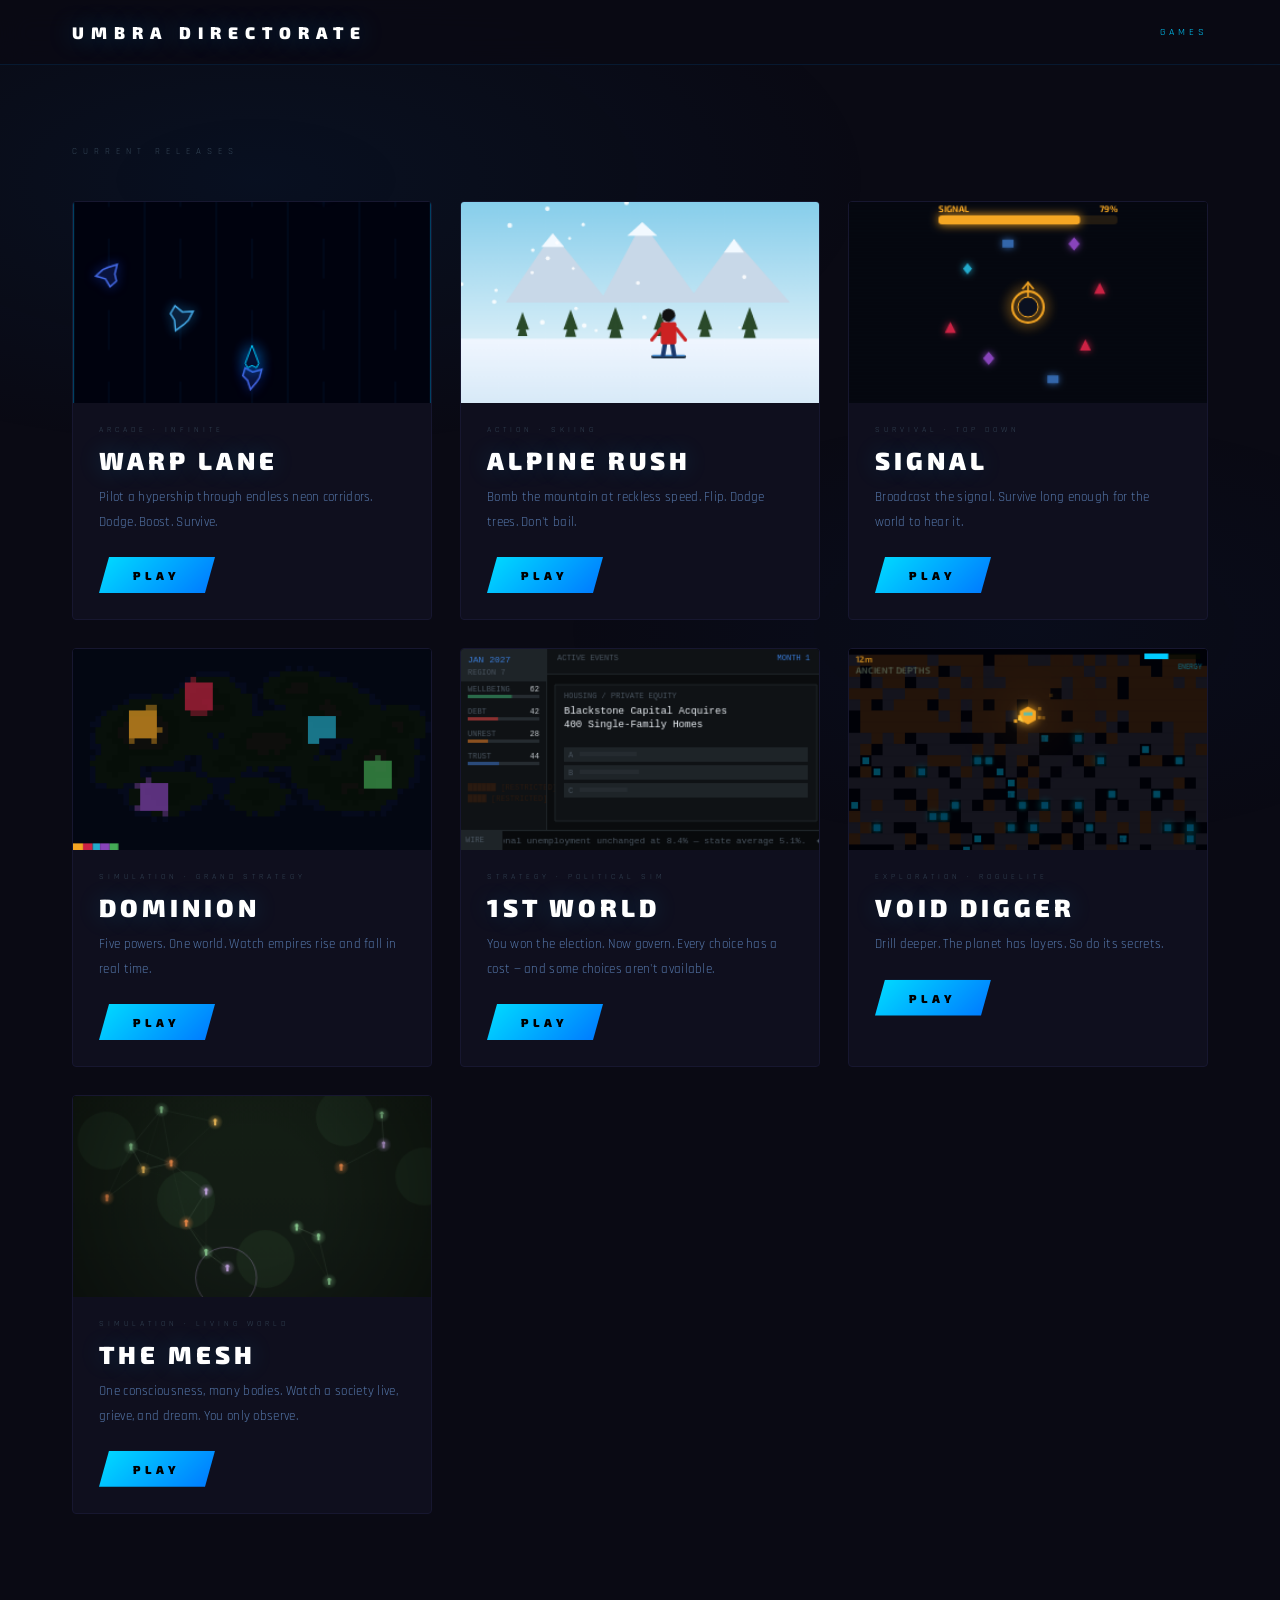
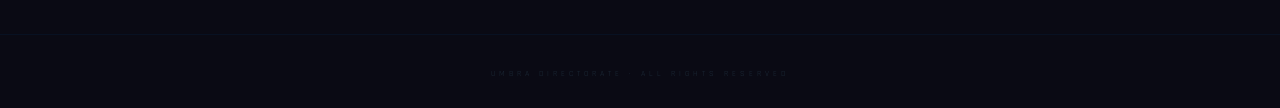
<file: index.html>
<!DOCTYPE html>
<html lang="en">
<head>
<meta charset="UTF-8">
<meta name="viewport" content="width=device-width, initial-scale=1.0">
<title>UMBRA DIRECTORATE</title>
<link rel="preconnect" href="https://fonts.googleapis.com">
<link rel="preconnect" href="https://fonts.gstatic.com" crossorigin>
<link href="https://fonts.googleapis.com/css2?family=Exo+2:wght@400;700;900&family=Rajdhani:wght@400;600&display=swap" rel="stylesheet">
<style>
*,*::before,*::after{margin:0;padding:0;box-sizing:border-box;}
html{height:100%;}
body{min-height:100%;background:#0a0a14;font-family:'Rajdhani',sans-serif;color:#fff;overflow-x:hidden;}
body::before{content:'';position:fixed;inset:0;z-index:0;background:radial-gradient(ellipse 80% 50% at 20% 20%,rgba(0,60,120,0.13) 0%,transparent 60%),radial-gradient(ellipse 60% 40% at 80% 70%,rgba(0,40,100,0.09) 0%,transparent 60%);pointer-events:none;}

/* Header */
.site-header{position:sticky;top:0;z-index:100;border-bottom:1px solid rgba(0,100,180,0.18);background:rgba(10,10,20,0.88);backdrop-filter:blur(14px);-webkit-backdrop-filter:blur(14px);}
.header-inner{max-width:1200px;margin:0 auto;padding:0 32px;height:64px;display:flex;align-items:center;justify-content:space-between;}
.studio-wordmark{font-family:'Exo 2',sans-serif;font-weight:900;font-size:1.05rem;letter-spacing:7px;color:#fff;text-shadow:0 0 24px rgba(0,180,255,0.35);}
.site-nav{display:flex;gap:28px;}
.nav-link{font-family:'Rajdhani',sans-serif;font-size:0.62rem;letter-spacing:4px;color:#334455;text-decoration:none;transition:color 0.2s;}
.nav-link.active{color:#00ccff;}
.nav-link:hover{color:#5599bb;}

/* Main */
.catalog-main{position:relative;z-index:1;max-width:1200px;margin:0 auto;padding:80px 32px 120px;}
.catalog-label{font-size:0.58rem;letter-spacing:6px;color:#334455;margin-bottom:44px;font-family:'Rajdhani',sans-serif;}

/* Grid */
.game-grid{display:grid;grid-template-columns:repeat(auto-fill,minmax(300px,1fr));gap:28px;}

/* Cards */
.game-card{position:relative;background:#0f0f1e;border:1px solid #171730;border-radius:4px;overflow:hidden;transition:border-color 0.25s,transform 0.25s,box-shadow 0.25s;cursor:pointer;text-decoration:none;display:block;}
.game-card:hover{border-color:rgba(0,180,255,0.45);transform:translateY(-4px);box-shadow:0 20px 56px rgba(0,80,180,0.22),0 0 0 1px rgba(0,150,255,0.08);}
.game-card::before{content:'';position:absolute;top:0;left:0;right:0;height:2px;background:linear-gradient(90deg,transparent,#00ccff,transparent);opacity:0;transition:opacity 0.3s;}
.game-card:hover::before{opacity:1;}

/* Card preview */
.card-preview{width:100%;aspect-ratio:16/9;overflow:hidden;background:#07070f;position:relative;}
.preview-canvas{width:100%;height:100%;display:block;}

/* Card body */
.card-body{padding:22px 26px 26px;}
.card-tag{font-size:0.5rem;letter-spacing:4px;color:#334455;margin-bottom:10px;font-family:'Rajdhani',sans-serif;}
.card-title{font-family:'Exo 2',sans-serif;font-weight:900;font-size:1.55rem;letter-spacing:4px;color:#fff;text-shadow:0 0 24px rgba(0,200,255,0.18);margin-bottom:11px;}
.card-desc{font-size:0.82rem;line-height:1.85;color:#5577aa;letter-spacing:0.3px;margin-bottom:22px;}
.card-play-btn{display:inline-block;font-family:'Exo 2',sans-serif;font-weight:900;font-size:0.72rem;letter-spacing:5px;color:#000;text-decoration:none;background:linear-gradient(135deg,#00ddff,#0077ff);padding:11px 34px;clip-path:polygon(10px 0%,100% 0%,calc(100% - 10px) 100%,0% 100%);box-shadow:0 0 24px rgba(0,160,255,0.28);transition:transform 0.15s,box-shadow 0.15s;}
.card-play-btn:hover{transform:scale(1.05);box-shadow:0 0 44px rgba(0,200,255,0.52);}

/* Footer */
.site-footer{position:relative;z-index:1;text-align:center;padding:26px;border-top:1px solid rgba(0,50,100,0.18);}
.footer-copy{font-size:0.52rem;letter-spacing:4px;color:#1c2a38;font-family:'Rajdhani',sans-serif;}

@media(max-width:640px){
  .header-inner{padding:0 20px;}
  .studio-wordmark{font-size:0.82rem;letter-spacing:4px;}
  .catalog-main{padding:48px 20px 80px;}
  .game-grid{grid-template-columns:1fr;gap:20px;}
  .card-body{padding:18px 20px 22px;}
}
</style>
</head>
<body>

<header class="site-header">
  <div class="header-inner">
    <span class="studio-wordmark">UMBRA DIRECTORATE</span>
    <nav class="site-nav">
      <a class="nav-link active" href="#">GAMES</a>
    </nav>
  </div>
</header>

<main class="catalog-main">
  <div class="catalog-label">CURRENT RELEASES</div>
  <div class="game-grid">

    <article class="game-card" data-game="warp-lane">
      <div class="card-preview">
        <canvas class="preview-canvas" id="preview-warp" width="320" height="180"></canvas>
      </div>
      <div class="card-body">
        <div class="card-tag">ARCADE &middot; INFINITE</div>
        <h2 class="card-title">WARP LANE</h2>
        <p class="card-desc">Pilot a hypership through endless neon corridors. Dodge. Boost. Survive.</p>
        <a class="card-play-btn" href="warp-lane.html">PLAY</a>
      </div>
    </article>

    <article class="game-card" data-game="alpine-rush">
      <div class="card-preview">
        <canvas class="preview-canvas" id="preview-alpine" width="320" height="180"></canvas>
      </div>
      <div class="card-body">
        <div class="card-tag">ACTION &middot; SKIING</div>
        <h2 class="card-title">ALPINE RUSH</h2>
        <p class="card-desc">Bomb the mountain at reckless speed. Flip. Dodge trees. Don't bail.</p>
        <a class="card-play-btn" href="alpine-rush/index.html">PLAY</a>
      </div>
    </article>

    <article class="game-card" data-game="signal">
      <div class="card-preview">
        <canvas class="preview-canvas" id="preview-signal" width="320" height="180"></canvas>
      </div>
      <div class="card-body">
        <div class="card-tag">SURVIVAL &middot; TOP DOWN</div>
        <h2 class="card-title">SIGNAL</h2>
        <p class="card-desc">Broadcast the signal. Survive long enough for the world to hear it.</p>
        <a class="card-play-btn" href="signal/index.html">PLAY</a>
      </div>
    </article>

    <article class="game-card" data-game="dominion">
      <div class="card-preview">
        <canvas class="preview-canvas" id="preview-dominion" width="320" height="180"></canvas>
      </div>
      <div class="card-body">
        <div class="card-tag">SIMULATION &middot; GRAND STRATEGY</div>
        <h2 class="card-title">DOMINION</h2>
        <p class="card-desc">Five powers. One world. Watch empires rise and fall in real time.</p>
        <a class="card-play-btn" href="dominion/index.html">PLAY</a>
      </div>
    </article>

    <article class="game-card" data-game="1st-world-sim">
      <div class="card-preview">
        <canvas class="preview-canvas" id="preview-1ws" width="320" height="180"></canvas>
      </div>
      <div class="card-body">
        <div class="card-tag">STRATEGY &middot; POLITICAL SIM</div>
        <h2 class="card-title">1ST WORLD</h2>
        <p class="card-desc">You won the election. Now govern. Every choice has a cost — and some choices aren't available.</p>
        <a class="card-play-btn" href="1st-world-sim/index.html">PLAY</a>
      </div>
    </article>

    <article class="game-card" data-game="void-digger">
      <div class="card-preview">
        <canvas class="preview-canvas" id="preview-void" width="320" height="180"></canvas>
      </div>
      <div class="card-body">
        <div class="card-tag">EXPLORATION &middot; ROGUELITE</div>
        <h2 class="card-title">VOID DIGGER</h2>
        <p class="card-desc">Drill deeper. The planet has layers. So do its secrets.</p>
        <a class="card-play-btn" href="void-digger/index.html">PLAY</a>
      </div>
    </article>

    <article class="game-card" data-game="mesh">
      <div class="card-preview">
        <canvas class="preview-canvas" id="preview-mesh" width="320" height="180"></canvas>
      </div>
      <div class="card-body">
        <div class="card-tag">SIMULATION &middot; LIVING WORLD</div>
        <h2 class="card-title">THE MESH</h2>
        <p class="card-desc">One consciousness, many bodies. Watch a society live, grieve, and dream. You only observe.</p>
        <a class="card-play-btn" href="mesh/index.html">PLAY</a>
      </div>
    </article>

  </div>
</main>

<footer class="site-footer">
  <span class="footer-copy">UMBRA DIRECTORATE &middot; ALL RIGHTS RESERVED</span>
</footer>

<script>
/* ── WARP LANE PREVIEW ─────────────────────────────────────── */
function initWarpPreview(){
  const cnv=document.getElementById('preview-warp');
  if(!cnv)return;
  const ctx=cnv.getContext('2d');
  const W=320,H=180,LANES=5,laneW=W/LANES;
  let offset=0;
  const rocks=Array.from({length:4},(_,i)=>({
    lane:i%LANES, y:(i/4)*H-20,
    rot:Math.random()*Math.PI*2,
    size:9+Math.random()*5,
    hue:195+Math.floor(Math.random()*40),
    spd:0.9+Math.random()*0.5,
  }));
  function frame(){
    ctx.fillStyle='#00020e'; ctx.fillRect(0,0,W,H);
    offset=(offset+1.4)%(28+36);
    // lane borders
    for(let i=0;i<=LANES;i++){
      const x=i*laneW;
      ctx.beginPath();ctx.moveTo(x,0);ctx.lineTo(x,H);
      ctx.strokeStyle=(i===0||i===LANES)?'rgba(0,180,255,0.35)':'rgba(0,100,180,0.16)';
      ctx.lineWidth=(i===0||i===LANES)?2:1;ctx.stroke();
    }
    // dashed center lines
    ctx.strokeStyle='rgba(0,120,200,0.12)';ctx.lineWidth=1;
    ctx.setLineDash([36,28]);ctx.lineDashOffset=-offset;
    for(let i=0;i<LANES;i++){
      const cx=laneW*i+laneW/2;
      ctx.beginPath();ctx.moveTo(cx,0);ctx.lineTo(cx,H);ctx.stroke();
    }
    ctx.setLineDash([]);
    // obstacles
    rocks.forEach(r=>{
      r.y+=r.spd; r.rot+=0.018;
      if(r.y>H+20) r.y=-20;
      ctx.save();ctx.translate(laneW*r.lane+laneW/2,r.y);ctx.rotate(r.rot);
      ctx.beginPath();
      for(let i=0;i<8;i++){
        const a=(i/8)*Math.PI*2,rad=r.size*(0.7+Math.sin(i*2.3+1.2)*0.3);
        i===0?ctx.moveTo(Math.cos(a)*rad,Math.sin(a)*rad):ctx.lineTo(Math.cos(a)*rad,Math.sin(a)*rad);
      }
      ctx.closePath();
      ctx.fillStyle='#080818';ctx.fill();
      ctx.strokeStyle=`hsl(${r.hue},75%,58%)`;ctx.lineWidth=1.5;
      ctx.shadowBlur=10;ctx.shadowColor=`hsl(${r.hue},80%,50%)`;ctx.stroke();
      ctx.shadowBlur=0;ctx.restore();
    });
    // mini ship
    ctx.save();ctx.translate(W/2,H*0.78);
    ctx.shadowBlur=14;ctx.shadowColor='#0088ff';
    ctx.fillStyle='#050520';
    ctx.beginPath();
    ctx.moveTo(0,-12);ctx.lineTo(6,4);ctx.lineTo(4,8);ctx.lineTo(0,6);ctx.lineTo(-4,8);ctx.lineTo(-6,4);
    ctx.closePath();ctx.fill();
    ctx.strokeStyle='#00ccff';ctx.lineWidth=1;ctx.stroke();
    ctx.shadowBlur=0;ctx.restore();
    requestAnimationFrame(frame);
  }
  frame();
}

/* ── ALPINE RUSH PREVIEW ───────────────────────────────────── */
function initAlpinePreview(){
  const cnv=document.getElementById('preview-alpine');
  if(!cnv)return;
  const ctx=cnv.getContext('2d');
  const W=320,H=180;
  let skierX=W*0.72;
  const snow=Array.from({length:22},()=>({x:Math.random()*W,y:Math.random()*H*0.68,r:1+Math.random()*1.2}));
  function frame(){
    // Sky gradient
    const sky=ctx.createLinearGradient(0,0,0,H*0.7);
    sky.addColorStop(0,'#87ceeb');sky.addColorStop(1,'#d8eef8');
    ctx.fillStyle=sky;ctx.fillRect(0,0,W,H);
    // Mountain peaks
    ctx.fillStyle='#c8d8e8';
    [[40,90,82,28,132,90],[124,90,162,18,214,90],[202,90,244,33,294,90]].forEach(([x1,y1,xp,yp,x2,y2])=>{
      ctx.beginPath();ctx.moveTo(x1,y1);ctx.lineTo(xp,yp);ctx.lineTo(x2,y2);ctx.closePath();ctx.fill();
    });
    // Snow caps
    ctx.fillStyle='#f2f9ff';
    [[82,28,0.032],[162,18,0.042],[244,33,0.028]].forEach(([px,py,s])=>{
      ctx.beginPath();ctx.moveTo(px,py);ctx.lineTo(px-s*W,py+H*0.068);ctx.lineTo(px+s*W,py+H*0.068);ctx.closePath();ctx.fill();
    });
    // Pine silhouettes
    ctx.fillStyle='#2a4a2a';
    [55,98,138,178,218,258].forEach((tx,i)=>{
      const sc=0.72+(i%3)*0.1;
      const by=H*0.635;
      ctx.beginPath();ctx.moveTo(tx,by-22*sc);ctx.lineTo(tx-8*sc,by);ctx.lineTo(tx+8*sc,by);ctx.closePath();ctx.fill();
      ctx.beginPath();ctx.moveTo(tx,by-14*sc);ctx.lineTo(tx-6*sc,by+8*sc);ctx.lineTo(tx+6*sc,by+8*sc);ctx.closePath();ctx.fill();
    });
    // Slope surface
    const slope=ctx.createLinearGradient(0,H*0.68,0,H);
    slope.addColorStop(0,'#f0f6ff');slope.addColorStop(1,'#d8eaf8');
    ctx.fillStyle=slope;ctx.fillRect(0,H*0.68,W,H*0.32+1);
    // Snow particles
    snow.forEach(p=>{
      p.y+=0.38;if(p.y>H*0.68)p.y=0;
      ctx.beginPath();ctx.arc(p.x,p.y,p.r,0,Math.PI*2);
      ctx.fillStyle='rgba(255,255,255,0.85)';ctx.fill();
    });
    // Skier figure
    skierX-=0.65;if(skierX<-24)skierX=W+24;
    const sy=H*0.705+(W*0.5-skierX)*0.055;
    ctx.save();ctx.translate(skierX,sy);
    // Skis
    ctx.strokeStyle='#1a2a3a';ctx.lineWidth=3;ctx.lineCap='round';
    ctx.beginPath();ctx.moveTo(-14,13);ctx.lineTo(14,13);ctx.stroke();
    ctx.strokeStyle='#4488cc';ctx.lineWidth=1.5;
    ctx.beginPath();ctx.moveTo(-14,12);ctx.lineTo(14,12);ctx.stroke();
    // Legs
    ctx.strokeStyle='#1a3a6e';ctx.lineWidth=4;
    ctx.beginPath();ctx.moveTo(-3,0);ctx.lineTo(-5,12);ctx.stroke();
    ctx.beginPath();ctx.moveTo(3,0);ctx.lineTo(5,12);ctx.stroke();
    // Body
    ctx.fillStyle='#cc2222';
    ctx.beginPath();ctx.roundRect(-7,-18,14,20,2);ctx.fill();
    // Arms
    ctx.strokeStyle='#cc2222';ctx.lineWidth=3;
    ctx.beginPath();ctx.moveTo(-7,-12);ctx.lineTo(-15,-2);ctx.stroke();
    ctx.beginPath();ctx.moveTo(7,-12);ctx.lineTo(15,-2);ctx.stroke();
    // Head
    ctx.fillStyle='#111';ctx.beginPath();ctx.arc(0,-24,6,0,Math.PI*2);ctx.fill();
    ctx.fillStyle='rgba(100,180,255,0.5)';
    ctx.beginPath();ctx.arc(2,-22,4,-0.3,Math.PI*0.6);ctx.fill();
    ctx.restore();
    requestAnimationFrame(frame);
  }
  frame();
}

/* ── SIGNAL PREVIEW ────────────────────────────────────────── */
function initSignalPreview(){
  const cnv=document.getElementById('preview-signal');
  if(!cnv)return;
  const ctx=cnv.getContext('2d');
  const W=320,H=180;
  const CX=W/2,CY=H/2+4;
  const AMB='#f5a623';
  let t=0;
  // orbiting threats
  const threats=[
    {ang:0,     r:62,spd:0.55,type:'bot',   clr:'#cc2244'},
    {ang:0.78,  r:68,spd:0.42,type:'van',   clr:'#3366aa'},
    {ang:1.57,  r:58,spd:0.60,type:'jammer',clr:'#8844bb'},
    {ang:2.35,  r:72,spd:0.48,type:'bot',   clr:'#cc2244'},
    {ang:3.14,  r:64,spd:0.52,type:'drone', clr:'#22aacc'},
    {ang:3.93,  r:60,spd:0.44,type:'van',   clr:'#3366aa'},
    {ang:4.71,  r:70,spd:0.58,type:'jammer',clr:'#8844bb'},
    {ang:5.50,  r:66,spd:0.50,type:'bot',   clr:'#cc2244'},
  ];
  // pulse rings
  const rings=[];
  let ringTimer=0;
  function spawnRing(){ rings.push({r:14,alpha:0.7}); }
  spawnRing();

  function drawThreat(x,y,type,clr){
    ctx.save(); ctx.translate(x,y);
    ctx.fillStyle=clr;
    ctx.shadowBlur=6; ctx.shadowColor=clr;
    if(type==='bot'){
      ctx.beginPath();ctx.moveTo(0,-6);ctx.lineTo(5,4);ctx.lineTo(-5,4);ctx.closePath();ctx.fill();
    } else if(type==='van'){
      ctx.fillRect(-5,-3,10,7);
    } else if(type==='jammer'){
      ctx.beginPath();ctx.moveTo(0,-6);ctx.lineTo(5,0);ctx.lineTo(0,6);ctx.lineTo(-5,0);ctx.closePath();ctx.fill();
    } else if(type==='drone'){
      ctx.beginPath();ctx.moveTo(0,-5);ctx.lineTo(4,0);ctx.lineTo(0,5);ctx.lineTo(-4,0);ctx.closePath();ctx.fill();
    }
    ctx.shadowBlur=0; ctx.restore();
  }

  function frame(now){
    t += 0.016;
    ctx.fillStyle='#050810'; ctx.fillRect(0,0,W,H);

    // scanlines
    for(let y=0;y<H;y+=3){
      ctx.fillStyle='rgba(0,0,0,0.08)'; ctx.fillRect(0,y,W,1);
    }

    // pulse rings
    ringTimer++;
    if(ringTimer>80){ ringTimer=0; spawnRing(); }
    for(let i=rings.length-1;i>=0;i--){
      const rg=rings[i];
      rg.r+=0.9; rg.alpha-=0.011;
      if(rg.alpha<=0){ rings.splice(i,1); continue; }
      ctx.beginPath(); ctx.arc(CX,CY,rg.r,0,Math.PI*2);
      ctx.strokeStyle=`rgba(245,166,35,${rg.alpha})`;
      ctx.lineWidth=1.5; ctx.stroke();
    }

    // orbiting threats
    threats.forEach(th=>{
      th.ang += th.spd * 0.016;
      const tx=CX+Math.cos(th.ang)*th.r;
      const ty=CY+Math.sin(th.ang)*th.r;
      drawThreat(tx,ty,th.type,th.clr);
    });

    // station base glow
    const grd=ctx.createRadialGradient(CX,CY,0,CX,CY,28);
    grd.addColorStop(0,'rgba(245,166,35,0.18)');
    grd.addColorStop(1,'rgba(245,166,35,0)');
    ctx.fillStyle=grd; ctx.beginPath(); ctx.arc(CX,CY,28,0,Math.PI*2); ctx.fill();

    // station ring (amber)
    ctx.beginPath(); ctx.arc(CX,CY,14,0,Math.PI*2);
    ctx.strokeStyle=AMB; ctx.lineWidth=2;
    ctx.shadowBlur=10; ctx.shadowColor=AMB; ctx.stroke(); ctx.shadowBlur=0;

    // station body
    ctx.beginPath(); ctx.arc(CX,CY,9,0,Math.PI*2);
    ctx.fillStyle='#0a1020'; ctx.fill();
    ctx.strokeStyle=AMB; ctx.lineWidth=1; ctx.stroke();

    // antenna
    ctx.strokeStyle=AMB; ctx.lineWidth=1.5;
    ctx.beginPath(); ctx.moveTo(CX,CY-9); ctx.lineTo(CX,CY-22); ctx.stroke();
    ctx.beginPath(); ctx.moveTo(CX-5,CY-16); ctx.lineTo(CX,CY-22); ctx.lineTo(CX+5,CY-16); ctx.stroke();

    // signal meter bar
    const meterW=160, meterH=8, meterX=(W-meterW)/2, meterY=12;
    const fill=0.5+Math.sin(t*0.9)*0.35;
    // bg
    ctx.fillStyle='rgba(245,166,35,0.12)';
    ctx.beginPath(); ctx.roundRect(meterX,meterY,meterW,meterH,3); ctx.fill();
    // fill
    ctx.fillStyle=AMB;
    ctx.shadowBlur=8; ctx.shadowColor=AMB;
    ctx.beginPath(); ctx.roundRect(meterX,meterY,meterW*fill,meterH,3); ctx.fill();
    ctx.shadowBlur=0;
    // label
    ctx.fillStyle=AMB; ctx.font='bold 8px "Exo 2",sans-serif';
    ctx.textAlign='left'; ctx.fillText('SIGNAL',meterX,meterY-3);
    ctx.textAlign='right'; ctx.fillText(Math.round(fill*100)+'%',meterX+meterW,meterY-3);

    requestAnimationFrame(frame);
  }
  requestAnimationFrame(frame);
}

/* ── DOMINION PREVIEW ──────────────────────────────────────── */
function initDominionPreview(){
  const cnv=document.getElementById('preview-dominion');
  if(!cnv)return;
  const ctx=cnv.getContext('2d');
  const W=320,H=180;
  const GW=64,GH=36,GN=GW*GH;

  // Seeded RNG
  function makeRNG(seed){
    let s=seed>>>0;
    return ()=>{s=(Math.imul(s,1664525)+1013904223)>>>0;return s/4294967296;};
  }

  // Terrain
  const PEAKS=[
    {x:0.20,y:0.40,h:1.0,sx:0.14,sy:0.18},{x:0.38,y:0.28,h:0.9,sx:0.12,sy:0.15},
    {x:0.55,y:0.45,h:0.95,sx:0.16,sy:0.14},{x:0.72,y:0.30,h:0.85,sx:0.13,sy:0.16},
    {x:0.85,y:0.55,h:0.9,sx:0.12,sy:0.17},{x:0.25,y:0.70,h:0.80,sx:0.14,sy:0.12},
    {x:0.50,y:0.72,h:0.75,sx:0.10,sy:0.11},{x:0.78,y:0.68,h:0.82,sx:0.13,sy:0.13},
    {x:0.12,y:0.58,h:0.70,sx:0.09,sy:0.13},{x:0.62,y:0.18,h:0.78,sx:0.11,sy:0.10},
    {x:0.42,y:0.55,h:0.65,sx:0.08,sy:0.09},{x:0.90,y:0.38,h:0.72,sx:0.09,sy:0.12},
    {x:0.33,y:0.45,h:0.60,sx:0.07,sy:0.08},{x:0.68,y:0.60,h:0.68,sx:0.10,sy:0.10},
  ];
  const TCOLORS=[[3,7,18],[5,10,28],[8,16,10],[6,14,8],[14,14,12]];
  const FCOLORS=[[245,166,35],[204,34,68],[34,170,204],[136,68,187],[68,170,85]];
  const FSTARTS=[{gx:12,gy:13},{gx:22,gy:8},{gx:44,gy:14},{gx:14,gy:26},{gx:54,gy:22}];

  const terrain  =new Uint8Array(GN);
  const cellOwner=new Uint8Array(GN);
  const cellStr  =new Uint8Array(GN);
  const fCells   =new Int32Array(6);
  const rng      =makeRNG(12345);

  // Generate terrain
  for(let i=0;i<GN;i++){
    const fx=(i%GW)/GW,fy=Math.floor(i/GW)/GH;
    let v=0;
    for(const p of PEAKS){
      const dx=(fx-p.x)/p.sx,dy=(fy-p.y)/p.sy;
      const pv=p.h*Math.exp(-(dx*dx+dy*dy));
      if(pv>v)v=pv;
    }
    v+=Math.sin(fx*18.3+fy*11.7)*0.05+Math.sin(fx*7.1-fy*13.4)*0.04+(rng()-0.5)*0.06;
    terrain[i]=v<0.28?0:v<0.36?1:v<0.62?2:v<0.80?3:4;
  }

  // Place factions
  for(let f=0;f<5;f++){
    const {gx,gy}=FSTARTS[f];
    for(let dy=-2;dy<=2;dy++){
      for(let dx=-2;dx<=2;dx++){
        const nx=gx+dx,ny=gy+dy;
        if(nx<0||nx>=GW||ny<0||ny>=GH)continue;
        const idx=ny*GW+nx;
        if(terrain[idx]<2||cellOwner[idx]!==0)continue;
        cellOwner[idx]=f+1;
        cellStr[idx]=200;
        fCells[f+1]++;
      }
    }
  }

  // Offscreen pixel map
  const off=document.createElement('canvas');
  off.width=GW;off.height=GH;
  const offCtx=off.getContext('2d');
  const img=offCtx.createImageData(GW,GH);

  function updatePixel(i){
    const t=terrain[i],o=cellOwner[i],s=cellStr[i];
    const b=TCOLORS[t];const d=img.data,p=i*4;
    if(o===0){d[p]=b[0];d[p+1]=b[1];d[p+2]=b[2];d[p+3]=255;}
    else{
      const fc=FCOLORS[o-1],a=0.3+(s/255)*0.45;
      d[p]=Math.round(b[0]*(1-a)+fc[0]*a);
      d[p+1]=Math.round(b[1]*(1-a)+fc[1]*a);
      d[p+2]=Math.round(b[2]*(1-a)+fc[2]*a);
      d[p+3]=255;
    }
  }

  for(let i=0;i<GN;i++)updatePixel(i);
  offCtx.putImageData(img,0,0);

  const simRng=makeRNG(77771);
  let totalLand=0;
  for(let i=0;i<GN;i++)if(terrain[i]>=2)totalLand++;

  // Rebuild pools each frame (small grid, acceptable)
  function simStep(){
    for(let iter=0;iter<15;iter++){
      // pick random owned cell
      let owner=Math.floor(simRng()*5)+1;
      // find any cell of that faction
      let tries=0,idx=-1;
      while(tries++<8){
        const ri=Math.floor(simRng()*GN);
        if(cellOwner[ri]===owner&&terrain[ri]>=2){idx=ri;break;}
      }
      if(idx<0)continue;
      const x=idx%GW,y=Math.floor(idx/GW);
      const dirs=[[-1,0],[1,0],[0,-1],[0,1]];
      const d=dirs[Math.floor(simRng()*dirs.length)];
      const nx=x+d[0],ny=y+d[1];
      if(nx<0||nx>=GW||ny<0||ny>=GH)continue;
      const ni=ny*GW+nx;
      if(terrain[ni]<2)continue;
      const no=cellOwner[ni];
      if(no===0){
        cellOwner[ni]=owner;cellStr[ni]=60;fCells[owner]++;updatePixel(ni);
      } else if(no!==owner){
        const atk=Math.max(1,cellStr[idx]*(0.25+simRng()*0.15));
        const ns=cellStr[ni]-atk;
        if(ns<=0){fCells[no]--;fCells[owner]++;cellOwner[ni]=owner;cellStr[ni]=60;}
        else{cellStr[ni]=Math.round(ns);}
        updatePixel(ni);
      }
    }
    offCtx.putImageData(img,0,0);
  }

  function frame(){
    simStep();
    ctx.fillStyle='#030508';ctx.fillRect(0,0,W,H);
    ctx.imageSmoothingEnabled=false;
    ctx.drawImage(off,0,0,W,H);

    // Territory bars at bottom
    const bH=6,bY=H-bH;
    let cx=0;
    for(let f=1;f<=5;f++){
      const frac=fCells[f]/totalLand;
      const segW=frac*W;
      if(segW<0.5)continue;
      const fc=FCOLORS[f-1];
      ctx.fillStyle=`rgb(${fc[0]},${fc[1]},${fc[2]})`;
      ctx.fillRect(cx,bY,segW,bH);
      cx+=segW;
    }

    requestAnimationFrame(frame);
  }
  requestAnimationFrame(frame);
}

/* ── 1ST WORLD SIMULATOR PREVIEW ───────────────────────────── */
function initFirstWorldPreview(){
  const cnv=document.getElementById('preview-1ws');
  if(!cnv)return;
  const ctx=cnv.getContext('2d');
  const W=320,H=180;
  const MONO="'IBM Plex Mono',monospace";

  // Stat state — drifts over time
  const stats=[
    {label:'WELLBEING', val:62, drift:-0.006, color:'#2a6a4a'},
    {label:'DEBT',      val:42, drift: 0.007, color:'#8a3030'},
    {label:'UNREST',    val:28, drift: 0.005, color:'#8a5020'},
    {label:'TRUST',     val:44, drift:-0.005, color:'#2a4a7a'},
  ];

  // Mock events to cycle
  const events=[
    {tag:'HOUSING / PRIVATE EQUITY',    title:'Blackstone Capital Acquires\n400 Single-Family Homes'},
    {tag:'PUBLIC HEALTH / OVERDOSE',    title:'Fentanyl in Regional Supply\nChain — Overdose Deaths Triple'},
    {tag:'CORPORATE / PRIVATE EQUITY',  title:'PE Firm Acquires Region\'s\nLargest Private Employer'},
    {tag:'ENVIRONMENT / CONTAMINATION', title:'Chemical Plant Releases\nChromium-6 Into Regional Aquifer'},
  ];
  let evIdx=0;
  let evAlpha=0;
  let evTimer=0;
  const EV_HOLD=200, EV_FADE=40;

  // Ticker
  const ticks=[
    'Regional unemployment unchanged at 8.4% — state average 5.1%.',
    'Eviction filings up 18% from same period last year.',
    'Water advisory remains in effect for zip codes 60623 and 60632.',
    'Lead pipe replacement timeline extended to 2034.',
    'State legislature tables insulin price cap for second consecutive session.',
    'Civil asset forfeiture revenue up 14% — convictions unchanged.',
    'Charter school operator requests emergency waiver on financial disclosure.',
    'Regional pension fund reports 4.2% return. Index funds: 9.1%.',
  ];
  const tickText='  ◆  '+ticks.join('  ◆  ')+'  ◆  ';
  let tickX=0;

  const SIDEBAR=76;
  const TICKER_H=18;

  function frame(){
    // Update stats drift
    stats.forEach(s=>{
      s.val=Math.max(0,Math.min(100,s.val+s.drift));
    });

    // Update event cycle
    evTimer++;
    if(evTimer < EV_FADE){
      evAlpha = evTimer/EV_FADE;
    } else if(evTimer < EV_HOLD){
      evAlpha = 1;
    } else if(evTimer < EV_HOLD+EV_FADE){
      evAlpha = 1-(evTimer-EV_HOLD)/EV_FADE;
    } else {
      evTimer=0; evAlpha=0;
      evIdx=(evIdx+1)%events.length;
    }

    // Ticker scroll
    ctx.font=`10px ${MONO}`;
    const tickW=ctx.measureText(tickText).width;
    tickX-=0.7;
    if(tickX < -tickW) tickX=0;

    // ── Background ──────────────────────────────────────────────
    ctx.fillStyle='#0a0c0e';
    ctx.fillRect(0,0,W,H);

    // ── Sidebar ─────────────────────────────────────────────────
    ctx.fillStyle='#0f1215';
    ctx.fillRect(0,0,SIDEBAR,H-TICKER_H);

    // Sidebar header
    ctx.fillStyle='#1e2428';
    ctx.fillRect(0,0,SIDEBAR,28);
    ctx.fillStyle='#1e2428';
    ctx.fillRect(0,28,SIDEBAR,1);

    ctx.font=`500 8px ${MONO}`;
    ctx.fillStyle='#3a7bd5';
    ctx.textAlign='left';
    ctx.fillText('JAN 2027',6,12);

    ctx.font=`400 7px ${MONO}`;
    ctx.fillStyle='#4a5560';
    ctx.fillText('REGION 7',6,23);

    // Stat bars
    const barX=6,barW=SIDEBAR-12,barH=3;
    let sy=38;
    stats.forEach(s=>{
      // Label
      ctx.font=`400 7px ${MONO}`;
      ctx.fillStyle='#4a5560';
      ctx.textAlign='left';
      ctx.fillText(s.label,barX,sy);
      // Value
      ctx.textAlign='right';
      ctx.fillStyle='#c8cdd2';
      ctx.fillText(Math.round(s.val),SIDEBAR-6,sy);
      // Track
      ctx.fillStyle='#252b30';
      ctx.fillRect(barX,sy+3,barW,barH);
      // Fill
      ctx.fillStyle=s.color;
      ctx.fillRect(barX,sy+3,barW*(s.val/100),barH);
      sy+=20;
    });

    // Corp influence creeping up label
    const corpVal=Math.min(100,15+(evTimer/EV_HOLD)*8+evIdx*6);
    ctx.font=`400 7px ${MONO}`;
    ctx.fillStyle='#2a1a10';
    ctx.textAlign='left';
    ctx.fillText('██████ [RESTRICTED]',6,sy+8);
    ctx.fillText('████ [RESTRICTED]',6,sy+18);

    // ── Sidebar border ───────────────────────────────────────────
    ctx.fillStyle='#1e2428';
    ctx.fillRect(SIDEBAR,0,1,H-TICKER_H);

    // ── Event area ───────────────────────────────────────────────
    const ex=SIDEBAR+10, eW=W-SIDEBAR-10;

    // Header bar
    ctx.fillStyle='#0f1215';
    ctx.fillRect(SIDEBAR+1,0,W-SIDEBAR-1,22);
    ctx.fillStyle='#1e2428';
    ctx.fillRect(SIDEBAR+1,22,W-SIDEBAR-1,1);

    ctx.font=`400 7px ${MONO}`;
    ctx.fillStyle='#4a5560';
    ctx.textAlign='left';
    ctx.fillText('ACTIVE EVENTS',ex,10);
    ctx.textAlign='right';
    ctx.fillStyle='#3a7bd5';
    ctx.fillText('MONTH 1',W-8,10);
    ctx.textAlign='left';

    // Event card
    const cardY=32, cardH=H-TICKER_H-cardY-8;
    ctx.fillStyle='#0f1215';
    ctx.strokeStyle='#1e2428';
    ctx.lineWidth=1;
    ctx.beginPath();
    ctx.rect(ex-2,cardY,eW,cardH);
    ctx.fill();
    ctx.stroke();

    ctx.globalAlpha=evAlpha;

    // Tag
    ctx.font=`400 7px ${MONO}`;
    ctx.fillStyle='#4a5560';
    ctx.fillText(events[evIdx].tag,ex+6,cardY+12);

    // Title (two lines)
    ctx.font=`500 9px ${MONO}`;
    ctx.fillStyle='#e8edf2';
    const lines=events[evIdx].title.split('\n');
    lines.forEach((line,i)=>{
      ctx.fillText(line,ex+6,cardY+26+i*12);
    });

    // Choice stubs
    const choiceY=cardY+56;
    ['A','B','C'].forEach((label,i)=>{
      ctx.fillStyle='#1e2428';
      ctx.fillRect(ex+6,choiceY+i*16,eW-16,13);
      ctx.font=`400 7px ${MONO}`;
      ctx.fillStyle='#4a5560';
      ctx.fillText(label,ex+10,choiceY+i*16+9);
      ctx.fillStyle='#252b30';
      ctx.fillRect(ex+20,choiceY+i*16+4,40+Math.random()*20,4);
    });

    // Restricted overlay on option A (corpInfluence effect)
    if(evIdx>=2){
      ctx.fillStyle='rgba(90,30,16,0.35)';
      ctx.fillRect(ex+6,choiceY,eW-16,13);
      ctx.font=`400 6px ${MONO}`;
      ctx.fillStyle='#4a3020';
      ctx.fillText('[OPTION A — Not currently viable given regional stakeholder landscape.]',ex+10,choiceY+8);
    }

    ctx.globalAlpha=1;

    // ── Ticker ───────────────────────────────────────────────────
    const ty=H-TICKER_H;
    ctx.fillStyle='#080a0c';
    ctx.fillRect(0,ty,W,TICKER_H);
    ctx.fillStyle='#1e2428';
    ctx.fillRect(0,ty,W,1);

    // "WIRE" label
    ctx.fillStyle='#1e2428';
    ctx.fillRect(0,ty,36,TICKER_H);
    ctx.fillStyle='#1e2428';
    ctx.fillRect(36,ty,1,TICKER_H);
    ctx.font=`400 7px ${MONO}`;
    ctx.fillStyle='#4a5560';
    ctx.textAlign='left';
    ctx.fillText('WIRE',4,ty+11);

    // Scrolling text
    ctx.save();
    ctx.beginPath();
    ctx.rect(38,ty,W-38,TICKER_H);
    ctx.clip();
    ctx.font=`400 8px ${MONO}`;
    ctx.fillStyle='#4a5560';
    ctx.fillText(tickText+tickText,38+tickX,ty+12);
    ctx.restore();

    requestAnimationFrame(frame);
  }
  requestAnimationFrame(frame);
}

/* ── VOID DIGGER PREVIEW ───────────────────────────────────── */
function initVoidPreview(){
  const cnv=document.getElementById('preview-void');
  if(!cnv)return;
  const ctx=cnv.getContext('2d');
  const W=320,H=180,TS=10;

  // Geological layer bands (color bands scrolling downward)
  const LAYER_COLS=[
    {bg:'#050b04',fg:'#0c1a0a',name:'TOPSOIL'},
    {bg:'#040608',fg:'#080c14',name:'CLAY & STONE'},
    {bg:'#02040e',fg:'#030612',name:'CRYSTAL CAVERNS'},
    {bg:'#010208',fg:'#020208',name:'ANCIENT DEPTHS'},
    {bg:'#060100',fg:'#0a0000',name:'MAGMA LAYER'},
    {bg:'#000005',fg:'#000008',name:'THE VOID'},
  ];

  // Tile grid (scrolls to simulate descent)
  const COLS2=Math.ceil(W/TS)+2, ROWS2=Math.ceil(H/TS)+4;
  const WORLD_ROWS=60;
  const tileGrid=[];
  // 0=air, 1=dirt, 2=stone, 3=crystal, 4=lava, 5=void_crystal
  for(let r=0;r<WORLD_ROWS;r++){
    const row=[];
    const layerFrac=r/WORLD_ROWS;
    for(let c=0;c<COLS2;c++){
      const p=Math.random();
      let tile;
      if(r<2) tile=0;
      else if(layerFrac<0.15) tile=p<0.7?1:p<0.9?2:0;
      else if(layerFrac<0.35) tile=p<0.55?2:p<0.7?1:p<0.78?3:0;
      else if(layerFrac<0.6)  tile=p<0.6?2:p<0.7?3:p<0.75?3:0;
      else if(layerFrac<0.8)  tile=p<0.65?2:p<0.72?4:0;
      else                    tile=p<0.7?2:p<0.78?5:0;
      row.push(tile);
    }
    tileGrid.push(row);
  }

  // Mech state
  let mechY=H*0.18, mechVY=0.4, mechX=W/2;
  let mechAngle=Math.PI/2+0.2; // drilling down-right
  let depthM=0;
  const parts=[];
  let t=0,scrollY=0;

  // Crystal pulse seed
  function ph(x,y,s){ return ((x*73856093^y*19349663^s*83492791)>>>0)%1000/1000; }

  function addPart(x,y,vx,vy,life,col){
    if(parts.length>80) return;
    parts.push({x,y,vx,vy,life,maxLife:life,col});
  }

  function frame(now){
    t++;
    scrollY+=0.22;
    depthM=Math.round(scrollY*0.8);
    mechY+=mechVY;
    if(mechY>H*0.72){ mechVY=-0.3; }
    if(mechY<H*0.15){ mechVY=0.4; }
    mechAngle+=Math.sin(t*0.04)*0.02;

    // Drill sparks
    if(t%4===0){
      const drillX=mechX+Math.cos(mechAngle)*14;
      const drillY=mechY+Math.sin(mechAngle)*14;
      const a=mechAngle+Math.PI+(Math.random()-0.5)*0.8;
      addPart(drillX,drillY,Math.cos(a)*(0.8+Math.random()*1.5),Math.sin(a)*(0.8+Math.random()*1.5),0.4+Math.random()*0.3,'#f5a623');
    }

    // Update particles
    for(let i=parts.length-1;i>=0;i--){
      const p=parts[i];
      p.x+=p.vx; p.y+=p.vy; p.vy+=0.04; p.life-=0.018;
      if(p.life<=0) parts.splice(i,1);
    }

    // Background
    const mechLayerFrac=Math.max(0,Math.min(1,(mechY/H+scrollY/30)/1.6));
    const li=Math.min(5,Math.floor(mechLayerFrac*6));
    const lc=LAYER_COLS[li];
    ctx.fillStyle=lc.bg;
    ctx.fillRect(0,0,W,H);

    // Draw tile strips (scrolling)
    const tileOff=scrollY%TS;
    const worldRow=Math.floor(scrollY/TS);
    for(let row=0;row<ROWS2;row++){
      const wr=(worldRow+row)%WORLD_ROWS;
      const sy=row*TS-tileOff;
      const rowFrac=(worldRow+row)/WORLD_ROWS;
      for(let col=0;col<COLS2;col++){
        const tile=tileGrid[wr][col];
        if(tile===0) continue;
        const sx=col*TS;
        let fc;
        if(tile===1) fc='#4c2a10';
        else if(tile===2) fc='#2a2a38';
        else if(tile===3){
          const pulse=0.5+0.5*Math.sin(t*0.1+col*0.5+wr*0.3);
          ctx.save();
          ctx.shadowColor='#00eeff'; ctx.shadowBlur=8*pulse;
          ctx.fillStyle=`rgba(0,150,200,${0.7+0.3*pulse})`;
          ctx.fillRect(sx+2,sy+2,TS-4,TS-4);
          ctx.restore();
          continue;
        } else if(tile===4){
          const pulse=(Math.sin(t*0.15+col*0.4+wr*0.2)+1)*0.5;
          ctx.fillStyle=`rgb(${140+Math.floor(pulse*40)},${15+Math.floor(pulse*15)},0)`;
          ctx.fillRect(sx,sy,TS,TS);
          continue;
        } else if(tile===5){
          const pulse=0.6+0.4*Math.sin(t*0.08+col*0.3+wr*0.4);
          ctx.save();
          ctx.shadowColor='#aa00ff'; ctx.shadowBlur=10*pulse;
          ctx.fillStyle=`rgba(100,0,220,${0.8*pulse})`;
          ctx.fillRect(sx+2,sy+2,TS-4,TS-4);
          ctx.restore();
          continue;
        } else fc='#0a0200';
        ctx.fillStyle=fc;
        ctx.fillRect(sx,sy,TS,TS);
      }
    }

    // Parallax light glow from mech
    const lightGrd=ctx.createRadialGradient(mechX,mechY,0,mechX,mechY,70);
    lightGrd.addColorStop(0,'rgba(245,166,35,0.12)');
    lightGrd.addColorStop(1,'rgba(0,0,0,0)');
    ctx.fillStyle=lightGrd;
    ctx.fillRect(0,0,W,H);

    // Darkness overlay (depth-based)
    const darkAlpha=0.3+mechLayerFrac*0.45;
    ctx.fillStyle=`rgba(0,0,6,${darkAlpha})`;
    ctx.fillRect(0,0,W,H);

    // Particles
    parts.forEach(p=>{
      ctx.globalAlpha=Math.max(0,p.life/p.maxLife);
      ctx.fillStyle=p.col;
      ctx.fillRect(p.x-1.5,p.y-1.5,3,3);
    });
    ctx.globalAlpha=1;

    // Mech body
    const pp=0.7+0.3*Math.sin(t*0.12);
    ctx.save();
    ctx.shadowColor='#f5a623'; ctx.shadowBlur=10*pp;
    ctx.fillStyle='#f5a623';
    ctx.beginPath();
    ctx.moveTo(mechX,mechY-8);
    ctx.lineTo(mechX+7,mechY-4);
    ctx.lineTo(mechX+7,mechY+4);
    ctx.lineTo(mechX,mechY+8);
    ctx.lineTo(mechX-7,mechY+4);
    ctx.lineTo(mechX-7,mechY-4);
    ctx.closePath(); ctx.fill();
    // Visor
    ctx.fillStyle='rgba(0,200,255,0.6)';
    ctx.fillRect(mechX-4,mechY-3,8,3);
    // Drill bit
    ctx.translate(mechX,mechY);
    ctx.rotate(mechAngle);
    ctx.fillStyle='#ffcc44';
    ctx.shadowColor='#ffcc44'; ctx.shadowBlur=8;
    ctx.beginPath(); ctx.moveTo(10,0); ctx.lineTo(6,-4); ctx.lineTo(6,4); ctx.closePath(); ctx.fill();
    ctx.restore();

    // HUD overlay
    ctx.font='700 8px "Exo 2",sans-serif';
    ctx.fillStyle='rgba(245,166,35,0.7)'; ctx.textAlign='left';
    ctx.fillText(depthM+'m',6,12);
    ctx.fillStyle='rgba(100,120,100,0.6)';
    ctx.fillText(LAYER_COLS[li].name,6,22);
    // Energy bar
    const ePct=0.55+0.15*Math.sin(t*0.06);
    ctx.fillStyle='rgba(0,10,0,0.5)';
    ctx.fillRect(W-56,4,50,5);
    ctx.fillStyle=ePct<0.3?'#ff3344':'#00ccff';
    ctx.fillRect(W-56,4,50*ePct,5);
    ctx.fillStyle='rgba(0,200,255,0.4)';
    ctx.font='600 7px Rajdhani,sans-serif';
    ctx.textAlign='right';
    ctx.fillText('ENERGY',W-4,18);

    requestAnimationFrame(frame);
  }
  requestAnimationFrame(frame);
}

/* ── THE MESH PREVIEW ──────────────────────────────────────── */
function initMeshPreview(){
  const cnv=document.getElementById('preview-mesh');
  if(!cnv)return;
  const ctx=cnv.getContext('2d');
  const W=320,H=180;
  const FAC=[
    {c:'#7fc08a',g:'rgba(127,192,138,'},  // Cultivators
    {c:'#e6b455',g:'rgba(230,180,85,'},   // Wayfarers
    {c:'#e08043',g:'rgba(224,128,67,'},   // Forgers
    {c:'#b89bd9',g:'rgba(184,155,217,'}   // Tenders
  ];
  // little wandering agents
  const agents=Array.from({length:16},()=>({
    x:Math.random()*W, y:Math.random()*H,
    a:Math.random()*Math.PI*2, sp:0.12+Math.random()*0.22,
    fac:(Math.random()*4)|0, turn:(Math.random()-0.5)*0.04,
    bond:-1
  }));
  // a few bonded pairs
  agents[0].bond=1; agents[1].bond=0; agents[4].bond=7; agents[7].bond=4;
  const ripples=[];
  let t=0, ripTimer=40, resonance=0.6;

  function frame(){
    t++;
    // soft terrain backdrop
    const g=ctx.createLinearGradient(0,0,0,H);
    g.addColorStop(0,'#0c1812'); g.addColorStop(1,'#0a1410');
    ctx.fillStyle=g; ctx.fillRect(0,0,W,H);
    // faint terrain patches
    ctx.fillStyle='rgba(40,70,46,0.25)';
    for(let i=0;i<5;i++){ const px=(i*71+30)%W, py=(i*53+40)%H; ctx.beginPath(); ctx.arc(px,py,26,0,7); ctx.fill(); }

    // move agents
    agents.forEach(a=>{
      a.a+=a.turn+Math.sin(t*0.01+a.x*0.05)*0.01;
      a.x+=Math.cos(a.a)*a.sp; a.y+=Math.sin(a.a)*a.sp;
      if(a.x<6||a.x>W-6) a.a=Math.PI-a.a; if(a.y<6||a.y>H-6) a.a=-a.a;
      a.x=Math.max(6,Math.min(W-6,a.x)); a.y=Math.max(6,Math.min(H-6,a.y));
    });

    // resonance gently breathes
    resonance=0.6+Math.sin(t*0.006)*0.22;

    // mesh threads
    for(let i=0;i<agents.length;i++){
      for(let j=i+1;j<agents.length;j++){
        const a=agents[i],b=agents[j];
        const d=Math.hypot(a.x-b.x,a.y-b.y);
        if(d>64) continue;
        const prox=1-d/64;
        const bonded=a.bond===j;
        let al=prox*(0.12+resonance*0.26); if(bonded) al=Math.min(0.8,al+0.45);
        ctx.strokeStyle=(resonance>0.5?'rgba(180,210,180,':'rgba(120,150,170,')+al+')';
        ctx.lineWidth=bonded?1.4:0.8;
        ctx.beginPath(); ctx.moveTo(a.x,a.y); ctx.lineTo(b.x,b.y); ctx.stroke();
        if(bonded){ const mx=(a.x+b.x)/2,my=(a.y+b.y)/2; ctx.fillStyle='rgba(220,240,210,0.7)'; ctx.beginPath(); ctx.arc(mx,my,1.6,0,7); ctx.fill(); }
      }
    }

    // ripples (signals)
    ripTimer--;
    if(ripTimer<=0){ ripTimer=70+Math.random()*60; const a=agents[(Math.random()*agents.length)|0]; ripples.push({x:a.x,y:a.y,r:4,life:1,c:FAC[a.fac].c}); }
    for(let i=ripples.length-1;i>=0;i--){ const r=ripples[i]; r.r+=0.8; r.life-=0.012; if(r.life<=0){ripples.splice(i,1);continue;} ctx.strokeStyle=r.c.replace(')',','); ctx.globalAlpha=r.life*0.5; ctx.strokeStyle=r.c; ctx.lineWidth=1; ctx.beginPath(); ctx.arc(r.x,r.y,r.r,0,7); ctx.stroke(); ctx.globalAlpha=1; }

    // agents
    agents.forEach(a=>{
      const f=FAC[a.fac];
      const gr=ctx.createRadialGradient(a.x,a.y,0,a.x,a.y,7);
      gr.addColorStop(0,f.g+'0.5)'); gr.addColorStop(1,f.g+'0)');
      ctx.fillStyle=gr; ctx.beginPath(); ctx.arc(a.x,a.y,7,0,7); ctx.fill();
      ctx.fillStyle=f.c; ctx.beginPath(); ctx.arc(a.x,a.y-1.5,1.6,0,7); ctx.fill();
      ctx.fillRect(a.x-1,a.y-0.3,2,3.4);
    });

    // resonance warmth wash
    if(resonance>0.55){ ctx.fillStyle='rgba(255,200,140,'+((resonance-0.55)*0.22)+')'; ctx.fillRect(0,0,W,H); }
    // vignette
    const vg=ctx.createRadialGradient(W/2,H/2,60,W/2,H/2,200);
    vg.addColorStop(0,'rgba(0,0,0,0)'); vg.addColorStop(1,'rgba(0,0,0,0.45)');
    ctx.fillStyle=vg; ctx.fillRect(0,0,W,H);

    requestAnimationFrame(frame);
  }
  requestAnimationFrame(frame);
}

document.addEventListener('DOMContentLoaded',()=>{
  initWarpPreview();
  initAlpinePreview();
  initSignalPreview();
  initDominionPreview();
  initFirstWorldPreview();
  initVoidPreview();
  initMeshPreview();
});
</script>
</body>
</html>
</file>
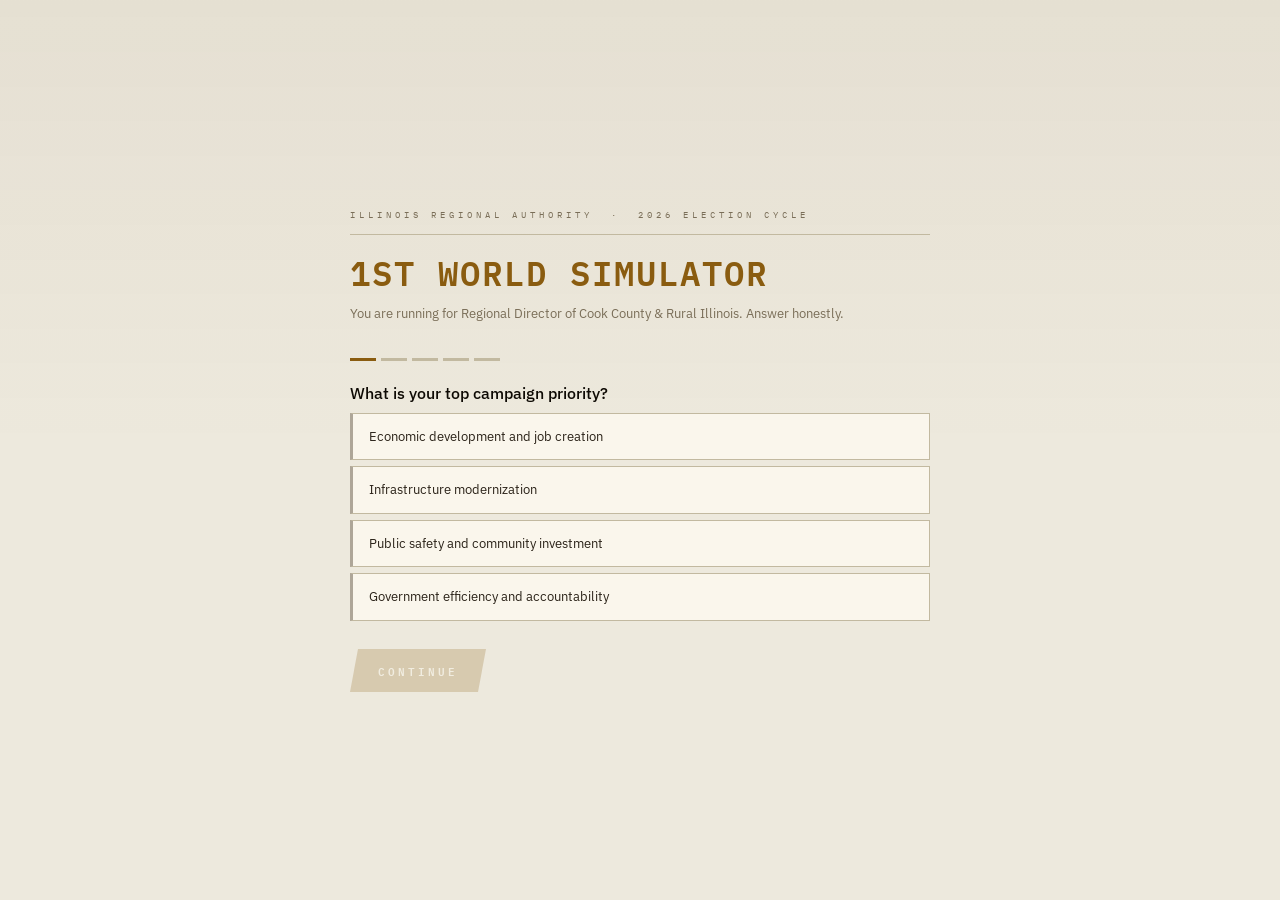
<file: 1st-world-sim/index.html>
<!DOCTYPE html>
<html lang="en">
<head>
<meta charset="UTF-8">
<meta name="viewport" content="width=device-width, initial-scale=1.0">
<title>1ST WORLD SIMULATOR — Illinois 2026</title>
<style>
@import url('https://fonts.googleapis.com/css2?family=IBM+Plex+Mono:wght@300;400;500;600&family=IBM+Plex+Sans:wght@300;400;500;600&display=swap');
*{margin:0;padding:0;box-sizing:border-box;}
:root{
  --bg:#ede9dd;
  --surface:#faf6ec;
  --panel:#e4dfd2;
  --border:#c2b9a0;
  --border2:#aea698;
  --text:#2a2218;
  --text-dim:#7a6e58;
  --text-bright:#0e0a04;
  --gold:#8a5c10;
  --accent:#1e4a9a;
  --warn:#a05010;
  --danger:#902030;
  --good:#206040;
  --mono:'IBM Plex Mono',monospace;
  --sans:'IBM Plex Sans',sans-serif;
}
html,body{height:100%;height:100dvh;background:var(--bg);color:var(--text);font-family:var(--sans);font-size:14px;line-height:1.5;overflow:hidden;overscroll-behavior:none;}
body::before{content:'';position:fixed;inset:0;pointer-events:none;z-index:0;background:radial-gradient(ellipse 80% 60% at 15% 10%,rgba(100,60,20,0.04) 0%,transparent 70%);}
#app{height:100vh;height:100dvh;display:flex;flex-direction:column;overflow:hidden;position:relative;z-index:1;}

/* ── SCREEN LAYERS ── */
.screen{display:none;flex-direction:column;height:100%;overflow:hidden;}
.screen.active{display:flex;}

/* ── CAMPAIGN ── */
#screen-campaign{background:var(--bg);align-items:center;justify-content:center;padding:40px 20px;overflow-y:auto;}
#screen-campaign::before{content:'';position:fixed;top:0;left:0;right:0;height:50%;background:linear-gradient(180deg,rgba(100,60,20,0.05) 0%,transparent 100%);pointer-events:none;}
.campaign-wrap{max-width:580px;width:100%;position:relative;}
.campaign-header{font-family:var(--mono);font-size:9px;letter-spacing:4px;color:var(--text-dim);margin-bottom:12px;text-transform:uppercase;padding-bottom:12px;border-bottom:1px solid var(--border);}
.campaign-title{font-family:var(--mono);font-size:clamp(22px,4vw,34px);font-weight:600;color:var(--gold);margin-bottom:6px;letter-spacing:2px;}
.campaign-sub{font-family:var(--sans);font-size:13px;color:var(--text-dim);margin-bottom:34px;line-height:1.6;}
.campaign-question{font-size:16px;color:var(--text-bright);margin-bottom:6px;line-height:1.6;font-weight:500;}
.campaign-context{font-size:12px;color:var(--warn);margin-bottom:20px;line-height:1.6;font-style:italic;}
.campaign-choices{display:flex;flex-direction:column;gap:6px;margin-bottom:28px;}
.campaign-btn{background:var(--surface);border:1px solid var(--border);border-left:3px solid var(--border2);color:var(--text);font-family:var(--sans);font-size:13px;padding:13px 16px;text-align:left;cursor:pointer;transition:all 0.15s;line-height:1.5;}
.campaign-btn:hover{border-color:var(--gold);border-left-color:var(--gold);color:var(--text-bright);background:rgba(138,92,16,0.06);}
.campaign-btn.selected{border-color:var(--gold);border-left-color:var(--gold);color:var(--text-bright);background:rgba(138,92,16,0.09);}
.campaign-btn.aipac-accept{border-left-color:#5a8030;}
.campaign-btn.aipac-accept:hover{border-color:#7a9a40;border-left-color:#7a9a40;background:rgba(90,128,48,0.08);color:var(--text-bright);}
.campaign-btn.aipac-decline{border-left-color:#a03030;}
.campaign-btn.aipac-decline:hover{border-color:#c04040;border-left-color:#c04040;background:rgba(160,50,50,0.08);color:var(--text-bright);}
.campaign-step-indicator{display:flex;gap:5px;margin-bottom:20px;}
.step-dot{width:26px;height:3px;background:var(--border);}
.step-dot.done{background:var(--gold);opacity:0.45;}
.step-dot.current{background:var(--gold);}
.campaign-next-btn{background:var(--gold);border:none;color:#fdf8ee;font-family:var(--mono);font-size:11px;font-weight:600;letter-spacing:3px;padding:12px 28px;cursor:pointer;text-transform:uppercase;transition:all 0.15s;clip-path:polygon(8px 0%,100% 0%,calc(100% - 8px) 100%,0% 100%);}
.campaign-next-btn:hover{background:#a07018;box-shadow:0 4px 20px rgba(138,92,16,0.25);}
.campaign-next-btn:disabled{opacity:0.22;cursor:not-allowed;}

/* ── GAME OVER ── */
#screen-gameover{background:var(--bg);align-items:center;justify-content:center;padding:40px;}
.gameover-wrap{max-width:480px;text-align:center;}
.gameover-label{font-family:var(--mono);font-size:10px;letter-spacing:4px;color:var(--text-dim);margin-bottom:24px;text-transform:uppercase;}
.gameover-msg{font-family:var(--sans);font-size:16px;color:var(--text-bright);line-height:1.9;margin-bottom:32px;white-space:pre-line;}

/* ═══════════════════════════════════════════
   MAIN GAME — single-card presidential office
═══════════════════════════════════════════ */
#screen-game{flex-direction:column;height:100vh;height:100dvh;overflow:hidden;}

/* ── STAT STRIP (dark authority panel) ── */
#stat-strip{background:#152030;border-bottom:1px solid #243040;display:flex;align-items:stretch;flex-shrink:0;min-height:52px;overflow:hidden;}
.strip-brand{display:flex;flex-direction:column;justify-content:center;padding:0 14px;border-right:1px solid #243040;min-width:100px;flex-shrink:0;}
.strip-brand-title{font-family:var(--mono);font-size:7px;letter-spacing:3px;color:rgba(200,146,42,0.6);text-transform:uppercase;}
.strip-brand-date{font-family:var(--mono);font-size:14px;color:#e0ecff;font-weight:600;margin-top:1px;}
.strip-brand-turn{font-family:var(--mono);font-size:8px;color:#445570;margin-top:2px;}
.strip-stats{display:flex;flex:1;overflow:hidden;}
.stat-block{flex:1;display:flex;flex-direction:column;justify-content:center;padding:5px 12px;border-right:1px solid #243040;min-width:0;}
.stat-block:last-child{border-right:none;}
.stat-block-label{font-family:var(--mono);font-size:7px;letter-spacing:2px;color:#8090b0;text-transform:uppercase;margin-bottom:2px;}
.stat-block-val{font-family:var(--mono);font-size:clamp(13px,2vw,18px);font-weight:700;color:#e0ecff;line-height:1;margin-bottom:4px;}
.stat-block-bar{height:3px;background:#243040;border-radius:2px;overflow:hidden;}
.stat-bar{height:100%;border-radius:2px;transition:width 0.5s ease,background 0.4s ease;}
.stat-bar.wellbeing{background:#309060;}
.stat-bar.debt{background:#c03040;}
.stat-bar.unrest{background:#c07030;}
.stat-bar.trust{background:#4a8ef5;}
.stat-bar.low{background:#8a1a20!important;}
.strip-classified{display:flex;flex-direction:column;justify-content:center;padding:0 10px;border-left:1px solid #243040;flex-shrink:0;}
.strip-classified-row{font-family:var(--mono);font-size:6px;letter-spacing:1px;color:#1e2a3a;text-transform:uppercase;white-space:nowrap;}
.strip-classified-row+.strip-classified-row{margin-top:3px;}

/* ── GAME BODY ── */
#game-body{flex:1;display:flex;overflow:hidden;min-height:0;}
#game-main{flex:1;display:flex;flex-direction:column;overflow:hidden;min-width:0;min-height:0;}

/* ── OFFICE SCENE ── */
#office-scene{flex-shrink:0;overflow:hidden;background:#1c2840;}
#office-scene svg{display:block;width:100%;height:clamp(200px,42vh,300px);}

/* SVG character animations */
.char-breathe{animation:charBreathe 5s ease-in-out infinite;transform-box:fill-box;transform-origin:center bottom;}
.char-head{animation:charHead 7s ease-in-out infinite;transform-box:fill-box;transform-origin:center bottom;}
@keyframes charBreathe{0%,100%{transform:translateY(0);}50%{transform:translateY(-2px);}}
@keyframes charHead{0%,100%{transform:translateY(0) rotate(0deg);}30%{transform:translateY(-2px) rotate(-1deg);}70%{transform:translateY(-1px) rotate(0.5deg);}}
.lamp-flicker{animation:lampFlick 9s ease-in-out infinite;}
@keyframes lampFlick{0%,100%{opacity:1;}42%{opacity:0.86;}46%{opacity:0.96;}80%{opacity:0.9;}}

/* ── DESK AREA (dark wood — paper pops against it) ── */
#desk-area{
  flex:1;min-height:0;
  overflow-y:auto;
  -webkit-overflow-scrolling:touch;
  overscroll-behavior:contain;
  background:linear-gradient(180deg,#5c3318 0%,#3c1e0c 100%);
  border-top:4px solid #6e3e20;
  padding:20px;
  position:relative;
}
#desk-area::before{content:'';position:absolute;inset:0;background:radial-gradient(ellipse 70% 55% at 50% 0%,rgba(255,215,130,0.12) 0%,transparent 65%);pointer-events:none;}

/* ── EVENT CARD (white paper on the dark desk) ── */
.event-card{
  background:#fdfaf3;
  border:1px solid #ddd5bc;
  border-top:3px solid var(--ev-color,#c8bfa0);
  border-radius:1px;
  overflow:hidden;
  position:relative;
  animation:paperSlide 0.55s cubic-bezier(0.22,1,0.36,1);
  max-width:680px;
  margin:0 auto;
  box-shadow:0 8px 36px rgba(0,0,0,0.55),0 2px 10px rgba(0,0,0,0.3);
}
@keyframes paperSlide{
  0%{opacity:0;transform:translateX(90px) translateY(-30px) rotate(7deg);}
  55%{transform:translateX(-6px) translateY(3px) rotate(-0.5deg);}
  100%{opacity:1;transform:none;}
}
.event-card.resolved{pointer-events:none;animation:fileAway 0.45s ease-in 1.1s forwards;}
@keyframes fileAway{
  0%{opacity:1;transform:none;}
  100%{opacity:0;transform:translateX(-90px) translateY(-18px) rotate(-7deg) scale(0.9);}
}
.event-card-header{padding:18px 20px 16px;}
.event-tag{font-family:var(--mono);font-size:8px;letter-spacing:2.5px;color:var(--ev-color,#8a6820);text-transform:uppercase;font-weight:700;display:inline-block;background:color-mix(in srgb,var(--ev-color,#c8bfa0) 18%,transparent);padding:3px 9px;border-radius:2px;margin-bottom:10px;}
.event-title{font-family:var(--sans);font-size:clamp(16px,2.2vw,20px);color:#0e0a04;line-height:1.3;font-weight:700;margin-bottom:8px;}
.event-body{font-size:13px;color:#3a2c1a;line-height:1.85;}
.event-outcome{border-top:1px solid #e2d8c0;padding:12px 20px;font-family:var(--sans);font-size:13px;color:#286040;line-height:1.75;background:rgba(40,96,64,0.07);}
.event-outcome:empty{display:none;}

/* all-cleared state */
.all-cleared{
  display:flex;flex-direction:column;align-items:center;justify-content:center;
  padding:36px 20px;text-align:center;max-width:400px;margin:0 auto;
}
.all-cleared-icon{font-size:32px;margin-bottom:14px;opacity:0.45;}
.all-cleared-text{font-family:var(--mono);font-size:10px;letter-spacing:3px;color:rgba(255,245,220,0.45);text-transform:uppercase;}

/* delayed notice (amber paper) */
.delayed-notice{
  background:rgba(255,248,225,0.97);border:1px solid #d8c080;
  border-left:3px solid #a05010;border-radius:1px;
  padding:16px 20px;font-family:var(--sans);font-size:13px;
  color:#5a3010;line-height:1.85;
  animation:paperSlide 0.55s cubic-bezier(0.22,1,0.36,1);
  max-width:680px;margin:0 auto;
  box-shadow:0 8px 32px rgba(0,0,0,0.5),0 2px 8px rgba(0,0,0,0.25);
}
.delayed-notice-label{font-family:var(--mono);font-size:8px;letter-spacing:2px;color:#a05010;text-transform:uppercase;margin-bottom:8px;display:block;}

/* ── CHOICE PANEL ── */
#choice-panel{
  flex-shrink:0;
  background:var(--panel);
  border-top:2px solid var(--border);
  display:flex;
  flex-direction:column;
  max-height:45vh;
  overflow-y:auto;
  -webkit-overflow-scrolling:touch;
}
.choice-btn{
  background:var(--surface);
  border:none;
  border-bottom:1px solid var(--border);
  border-left:3px solid var(--ev-color,var(--border2));
  color:var(--text);
  font-family:var(--sans);font-size:14px;
  padding:14px 16px 14px 14px;
  text-align:left;cursor:pointer;
  transition:background 0.12s,color 0.12s;
  line-height:1.5;
  display:flex;align-items:flex-start;gap:14px;
  min-height:58px;width:100%;
}
.choice-btn:last-child{border-bottom:none;}
.choice-btn:hover{background:var(--bg);color:var(--text-bright);}
.choice-btn:active{background:color-mix(in srgb,var(--ev-color,var(--border)) 12%,var(--bg));}
.choice-btn:disabled{opacity:0.3;cursor:not-allowed;}
.choice-label{
  font-family:var(--mono);font-size:10px;
  color:var(--ev-color,var(--text-dim));
  min-width:24px;margin-top:2px;flex-shrink:0;
  font-weight:700;
  background:color-mix(in srgb,var(--ev-color,var(--border2)) 18%,transparent);
  padding:2px 6px;border-radius:2px;text-align:center;line-height:1.6;
}
.choice-text{flex:1;}
.choice-restricted{
  font-family:var(--mono);font-size:9px;color:#904028;
  padding:12px 20px;background:rgba(160,64,40,0.05);
  border-bottom:1px solid #ddd0c0;letter-spacing:0.5px;line-height:1.5;
}
.choice-restricted:last-child{border-bottom:none;}

/* ── BOTTOM BAR ── */
#bottom-bar{
  padding:10px 16px;
  border-top:1px solid var(--border);
  background:var(--bg);
  display:flex;align-items:center;justify-content:space-between;
  flex-shrink:0;gap:12px;
}
.bottom-left{min-width:0;}
.phase-label{font-family:var(--mono);font-size:7px;letter-spacing:3px;color:var(--gold);text-transform:uppercase;}
.phase-name{font-family:var(--sans);font-size:11px;color:var(--text-dim);margin-top:1px;font-weight:500;white-space:nowrap;overflow:hidden;text-overflow:ellipsis;}
.bottom-right{display:flex;align-items:center;gap:10px;flex-shrink:0;}
#event-counter{font-family:var(--mono);font-size:9px;color:var(--text-dim);background:var(--border);padding:3px 8px;border-radius:2px;white-space:nowrap;}
.events-remaining{font-family:var(--mono);font-size:9px;color:var(--text-dim);white-space:nowrap;}
#end-turn-btn{background:transparent;border:1px solid var(--border2);color:var(--text-dim);font-family:var(--mono);font-size:11px;letter-spacing:2px;padding:11px 22px;cursor:pointer;text-transform:uppercase;transition:all 0.2s;clip-path:polygon(7px 0%,100% 0%,calc(100% - 7px) 100%,0% 100%);flex-shrink:0;}
#end-turn-btn:not(:disabled){background:var(--gold);border-color:var(--gold);color:#fdf8ee;font-weight:700;box-shadow:0 2px 16px rgba(138,92,16,0.3);}
#end-turn-btn:not(:disabled):hover{background:#a07018;box-shadow:0 4px 24px rgba(138,92,16,0.45);}
#end-turn-btn:disabled{opacity:0.22;cursor:not-allowed;}

/* ── NEWS TICKER (stays dark — news screen feel) ── */
#ticker-wrap{height:30px;background:#152030;border-top:1px solid #243040;display:flex;align-items:center;overflow:hidden;flex-shrink:0;}
.ticker-label{font-family:var(--mono);font-size:7px;letter-spacing:2px;color:rgba(200,146,42,0.7);padding:0 12px;white-space:nowrap;border-right:1px solid #243040;height:100%;display:flex;align-items:center;}
.ticker-scroll{flex:1;overflow:hidden;position:relative;height:100%;}
.ticker-inner{display:flex;align-items:center;height:100%;white-space:nowrap;animation:tickerMove linear infinite;}
@keyframes tickerMove{0%{transform:translateX(0);}100%{transform:translateX(-50%);}}
.ticker-item{font-family:var(--mono);font-size:9px;color:#5a7090;padding:0 26px;letter-spacing:0.3px;}
.ticker-item::before{content:'◆';margin-right:8px;font-size:5px;color:#2e3c52;}

/* ── LOG PANEL ── */
#log-panel{width:200px;min-width:200px;background:var(--panel);border-left:1px solid var(--border);display:flex;flex-direction:column;overflow:hidden;flex-shrink:0;}
.log-header{padding:10px 14px 8px;border-bottom:1px solid var(--border);}
.log-title{font-family:var(--mono);font-size:7px;letter-spacing:3px;color:var(--text-dim);text-transform:uppercase;}
#log-list{flex:1;overflow-y:auto;padding:10px 14px;}
#log-list::-webkit-scrollbar{width:3px;}
#log-list::-webkit-scrollbar-thumb{background:var(--border);}
.log-entry{font-family:var(--mono);font-size:9px;color:var(--text-dim);margin-bottom:10px;line-height:1.5;border-left:2px solid var(--border);padding-left:8px;}
.log-entry.bad{border-color:#b04040;color:#904030;}
.log-entry.warn{border-color:#b06020;color:#905030;}
.log-entry.good{border-color:#309060;color:#407050;}
.log-entry .log-turn{font-size:7px;color:var(--border2);display:block;margin-bottom:2px;}

/* ── RESPONSIVE ── */
@media(max-width:860px){
  #log-panel{display:none;}
  .strip-classified{display:none;}
}
@media(max-width:560px){
  #stat-strip{min-height:40px;}
  .strip-brand{min-width:68px;padding:0 8px;}
  .strip-brand-title,.strip-brand-turn{display:none;}
  .strip-brand-date{font-size:12px;margin-top:0;}
  .stat-block{padding:0 7px;justify-content:center;}
  .stat-block-label{font-size:6px;letter-spacing:1px;}
  .stat-block-val{font-size:13px;margin-bottom:2px;}
  .stat-block-bar{height:2px;}
  #office-scene svg{height:180px;}
  #desk-area{padding:12px 14px;}
  .event-card-header{padding:14px 16px 12px;}
  .event-title{font-size:15px;}
  .event-body{font-size:12px;line-height:1.75;}
  .choice-btn{padding:14px 12px;font-size:13px;gap:12px;min-height:56px;}
  #bottom-bar{padding:8px 12px;}
  #end-turn-btn{padding:10px 14px;font-size:10px;letter-spacing:1px;}
  .phase-name{display:none;}
}
</style>
</head>
<body>
<div id="app">

<!-- CAMPAIGN SCREEN -->
<div id="screen-campaign" class="screen active">
  <div class="campaign-wrap">
    <div class="campaign-header">Illinois Regional Authority &nbsp;·&nbsp; 2026 Election Cycle</div>
    <div class="campaign-title">1ST WORLD SIMULATOR</div>
    <div class="campaign-sub">You are running for Regional Director of Cook County & Rural Illinois. Answer honestly.</div>
    <div id="campaign-content"></div>
  </div>
</div>

<!-- GAME OVER SCREEN -->
<div id="screen-gameover" class="screen">
  <div class="gameover-wrap">
    <div class="gameover-label">ELECTION RESULT</div>
    <div class="gameover-msg" id="gameover-msg"></div>
    <button class="campaign-next-btn" onclick="location.reload()">TRY AGAIN</button>
  </div>
</div>

<!-- MAIN GAME SCREEN -->
<div id="screen-game" class="screen">

  <!-- Top: horizontal stat strip -->
  <div id="stat-strip">
    <div class="strip-brand">
      <div class="strip-brand-title">Region 7</div>
      <div class="strip-brand-date" id="date-display">JAN 2027</div>
      <div class="strip-brand-turn" id="turn-display">Month 1</div>
    </div>
    <div class="strip-stats">
      <div class="stat-block">
        <div class="stat-block-label">Wellbeing</div>
        <div class="stat-block-val" id="stat-wellbeing-val">62</div>
        <div class="stat-block-bar"><div class="stat-bar wellbeing" id="bar-wellbeing" style="width:62%"></div></div>
      </div>
      <div class="stat-block">
        <div class="stat-block-label">Debt</div>
        <div class="stat-block-val" id="stat-debt-val">$4.2B</div>
        <div class="stat-block-bar"><div class="stat-bar debt" id="bar-debt" style="width:42%"></div></div>
      </div>
      <div class="stat-block">
        <div class="stat-block-label">Unrest</div>
        <div class="stat-block-val" id="stat-unrest-val">28</div>
        <div class="stat-block-bar"><div class="stat-bar unrest" id="bar-unrest" style="width:28%"></div></div>
      </div>
      <div class="stat-block">
        <div class="stat-block-label">Trust</div>
        <div class="stat-block-val" id="stat-trust-val">44</div>
        <div class="stat-block-bar"><div class="stat-bar trust" id="bar-trust" style="width:44%"></div></div>
      </div>
    </div>
    <div class="strip-classified">
      <div class="strip-classified-row">CORP. INFLUENCE ░░░░░░ [CLASSIFIED]</div>
      <div class="strip-classified-row">MEDIA CAPTURE ░░░░░░░ [CLASSIFIED]</div>
    </div>
  </div>

  <!-- Presidential office scene -->
  <div id="office-scene">
    <svg xmlns="http://www.w3.org/2000/svg" viewBox="0 0 1000 220" preserveAspectRatio="xMidYMax slice">
      <defs>
        <radialGradient id="winGlow" cx="0.5" cy="0.5" r="0.5"><stop offset="0%" stop-color="#2858b8" stop-opacity="0.9"/><stop offset="60%" stop-color="#1a3880" stop-opacity="0.5"/><stop offset="100%" stop-color="#1a3060" stop-opacity="0"/></radialGradient>
        <radialGradient id="lampGlow2" cx="0.5" cy="0" r="0.7"><stop offset="0%" stop-color="#ffd060" stop-opacity="0.45"/><stop offset="100%" stop-color="#ffd060" stop-opacity="0"/></radialGradient>
        <radialGradient id="ambLight" cx="0.5" cy="0" r="0.8"><stop offset="0%" stop-color="#b0c8f0" stop-opacity="0.12"/><stop offset="100%" stop-color="#b0c8f0" stop-opacity="0"/></radialGradient>
      </defs>
      <!-- room walls — noticeably lit navy -->
      <rect width="1000" height="220" fill="#1c2840"/>
      <rect x="0" y="0" width="1000" height="178" fill="#1e2c46"/>
      <rect x="0" y="178" width="1000" height="42" fill="#1a1208"/>
      <rect x="0" y="162" width="1000" height="3" fill="#28180a" opacity="0.9"/>
      <!-- ambient ceiling light -->
      <ellipse cx="500" cy="0" rx="400" ry="120" fill="url(#ambLight)"/>
      <!-- window center back — visible night sky -->
      <rect x="295" y="5" width="410" height="155" fill="#0e1e3c"/>
      <ellipse cx="500" cy="78" rx="210" ry="88" fill="url(#winGlow)"/>
      <!-- city buildings — dark silhouettes against brighter sky -->
      <rect x="303" y="95" width="28" height="64" fill="#0c1828"/>
      <rect x="334" y="70" width="22" height="89" fill="#0a1624"/>
      <rect x="359" y="80" width="35" height="79" fill="#0c1828"/>
      <rect x="397" y="60" width="20" height="98" fill="#0a1422"/>
      <rect x="420" y="75" width="30" height="83" fill="#0c1828"/>
      <rect x="454" y="85" width="25" height="73" fill="#0a1624"/>
      <rect x="482" y="55" width="22" height="103" fill="#0c1828"/>
      <rect x="507" y="72" width="32" height="86" fill="#0a1422"/>
      <rect x="542" y="65" width="20" height="93" fill="#0c1828"/>
      <rect x="565" y="80" width="28" height="78" fill="#0a1624"/>
      <rect x="596" y="50" width="25" height="108" fill="#0c1828"/>
      <rect x="624" y="88" width="35" height="70" fill="#0a1422"/>
      <rect x="661" y="72" width="22" height="86" fill="#0c1828"/>
      <!-- lit windows on buildings — bright and visible -->
      <rect x="336" y="76" width="6" height="5" fill="#f0b840" opacity="0.85"/>
      <rect x="344" y="76" width="6" height="5" fill="#f0b840" opacity="0.6"/>
      <rect x="361" y="86" width="6" height="5" fill="#f0b840" opacity="0.75"/>
      <rect x="484" y="62" width="6" height="5" fill="#f0b840" opacity="0.9"/>
      <rect x="484" y="72" width="6" height="5" fill="#f0b840" opacity="0.6"/>
      <rect x="543" y="70" width="6" height="5" fill="#6090e0" opacity="0.95"/>
      <rect x="543" y="80" width="6" height="5" fill="#6090e0" opacity="0.7"/>
      <rect x="598" y="56" width="6" height="5" fill="#f0b840" opacity="0.8"/>
      <rect x="625" y="94" width="6" height="5" fill="#f0b840" opacity="0.65"/>
      <rect x="663" y="78" width="6" height="5" fill="#f0b840" opacity="0.7"/>
      <!-- window frame -->
      <rect x="295" y="5" width="410" height="155" fill="none" stroke="#18304e" stroke-width="10"/>
      <line x1="500" y1="5" x2="500" y2="160" stroke="#18304e" stroke-width="5"/>
      <line x1="295" y1="82" x2="705" y2="82" stroke="#18304e" stroke-width="5"/>
      <!-- curtains — visible navy drape -->
      <path d="M 295 5 C 262 50 255 105 268 160 L 295 160 Z" fill="#1e3660" opacity="0.95"/>
      <path d="M 705 5 C 738 50 745 105 732 160 L 705 160 Z" fill="#1e3660" opacity="0.95"/>
      <!-- American flag (left) — visible -->
      <rect x="82" y="4" width="4" height="175" fill="#3a5070" rx="1"/>
      <rect x="86" y="4" width="92" height="62" fill="#c03040"/>
      <rect x="86" y="9" width="92" height="4" fill="#f0f0f8" opacity="0.9"/>
      <rect x="86" y="17" width="92" height="4" fill="#f0f0f8" opacity="0.9"/>
      <rect x="86" y="25" width="92" height="4" fill="#f0f0f8" opacity="0.9"/>
      <rect x="86" y="33" width="92" height="4" fill="#f0f0f8" opacity="0.9"/>
      <rect x="86" y="41" width="92" height="4" fill="#f0f0f8" opacity="0.9"/>
      <rect x="86" y="49" width="92" height="4" fill="#f0f0f8" opacity="0.9"/>
      <rect x="86" y="4" width="38" height="36" fill="#2840a0"/>
      <text x="105" y="15" font-family="serif" font-size="5.5" fill="white" opacity="0.95" letter-spacing="1">★ ★ ★</text>
      <text x="105" y="23" font-family="serif" font-size="5.5" fill="white" opacity="0.95" letter-spacing="1">★ ★ ★</text>
      <text x="105" y="31" font-family="serif" font-size="5.5" fill="white" opacity="0.95" letter-spacing="1">★ ★ ★</text>
      <!-- bookshelf right — visible -->
      <rect x="832" y="0" width="168" height="175" fill="#182038"/>
      <rect x="832" y="42" width="168" height="4" fill="#223050"/>
      <rect x="832" y="90" width="168" height="4" fill="#223050"/>
      <rect x="832" y="138" width="168" height="4" fill="#223050"/>
      <rect x="836" y="6" width="13" height="36" fill="#8a2830" rx="1"/>
      <rect x="851" y="11" width="9" height="31" fill="#3a5a28" rx="1"/>
      <rect x="862" y="6" width="15" height="36" fill="#2a4070" rx="1"/>
      <rect x="879" y="10" width="10" height="32" fill="#704028" rx="1"/>
      <rect x="891" y="6" width="12" height="36" fill="#50381a" rx="1"/>
      <rect x="905" y="12" width="9" height="30" fill="#284858" rx="1"/>
      <rect x="916" y="6" width="14" height="36" fill="#582020" rx="1"/>
      <rect x="932" y="10" width="10" height="32" fill="#1e3870" rx="1"/>
      <rect x="944" y="6" width="13" height="36" fill="#6a7828" rx="1"/>
      <rect x="959" y="12" width="11" height="30" fill="#6a4028" rx="1"/>
      <rect x="836" y="48" width="16" height="42" fill="#587030" rx="1"/>
      <rect x="854" y="54" width="10" height="36" fill="#903040" rx="1"/>
      <rect x="866" y="48" width="13" height="42" fill="#406880" rx="1"/>
      <rect x="881" y="54" width="11" height="36" fill="#703040" rx="1"/>
      <rect x="894" y="48" width="17" height="42" fill="#2a5090" rx="1"/>
      <rect x="913" y="54" width="9" height="36" fill="#904840" rx="1"/>
      <rect x="924" y="48" width="14" height="42" fill="#587040" rx="1"/>
      <rect x="940" y="54" width="12" height="36" fill="#3a3870" rx="1"/>
      <rect x="954" y="48" width="10" height="42" fill="#784828" rx="1"/>
      <rect x="966" y="54" width="16" height="36" fill="#3a5880" rx="1"/>
      <!-- desk -->
      <rect x="0" y="186" width="1000" height="34" fill="#1e1008"/>
      <rect x="0" y="184" width="1000" height="3" fill="#2e1a0c"/>
      <rect x="0" y="182" width="1000" height="2" fill="#3c2210" opacity="0.8"/>
      <!-- papers stack left -->
      <rect x="108" y="178" width="105" height="7" fill="#cec6ae" rx="1" transform="rotate(-2 160 182)"/>
      <rect x="106" y="174" width="105" height="7" fill="#dad2bc" rx="1" transform="rotate(1.5 158 178)"/>
      <rect x="110" y="170" width="105" height="7" fill="#d6ceb8" rx="1" transform="rotate(-0.8 162 174)"/>
      <!-- desk lamp right of center — brighter -->
      <rect x="680" y="148" width="5" height="38" fill="#2a4a68" rx="2"/>
      <path d="M 682 148 Q 702 135 725 140" stroke="#2a4a68" stroke-width="5" fill="none" stroke-linecap="round"/>
      <ellipse cx="733" cy="140" rx="16" ry="10" fill="#304e70"/>
      <ellipse cx="733" cy="140" rx="8" ry="5" fill="#f8d880" opacity="0.6"/>
      <ellipse cx="706" cy="186" rx="100" ry="28" class="lamp-flicker" fill="url(#lampGlow2)"/>
      <!-- nameplate — more visible -->
      <rect x="395" y="194" width="210" height="16" fill="#281808" rx="2"/>
      <text x="500" y="206" text-anchor="middle" font-family="monospace" font-size="7" fill="#9a7030" letter-spacing="3.5">REGIONAL DIRECTOR</text>
      <!-- monitor left of desk -->
      <rect x="230" y="148" width="84" height="58" fill="#162230" rx="3"/>
      <rect x="234" y="152" width="76" height="46" fill="#101840" rx="2"/>
      <rect x="240" y="159" width="40" height="2" fill="#2a4878" rx="1"/>
      <rect x="240" y="165" width="58" height="2" fill="#2a4878" rx="1"/>
      <rect x="240" y="171" width="28" height="2" fill="#2a4878" rx="1"/>
      <rect x="240" y="177" width="50" height="2" fill="#2a4878" rx="1"/>
      <rect x="240" y="183" width="22" height="2" fill="#c8922a" rx="1" opacity="0.7"/>
      <rect x="266" y="206" width="12" height="5" fill="#162230"/>
      <rect x="258" y="211" width="28" height="3" fill="#162230" rx="1"/>
      <rect x="226" y="182" width="66" height="6" fill="#182432" rx="2"/>
      <!-- PERSON — Director, centered, facing viewer -->
      <!-- chair back -->
      <rect x="472" y="82" width="12" height="104" fill="#223048" rx="5"/>
      <rect x="453" y="82" width="50" height="12" fill="#223048" rx="5"/>
      <rect x="455" y="82" width="46" height="8" fill="#2a3a58" rx="4"/>
      <!-- body (breathe animation) -->
      <g class="char-breathe">
        <!-- arms -->
        <path d="M 454 138 Q 424 162 440 188" stroke="#243450" stroke-width="26" stroke-linecap="round" fill="none"/>
        <path d="M 546 138 Q 576 162 560 188" stroke="#243450" stroke-width="26" stroke-linecap="round" fill="none"/>
        <!-- shoulders / body -->
        <ellipse cx="500" cy="118" rx="60" ry="26" fill="#243450"/>
        <ellipse cx="500" cy="150" rx="46" ry="42" fill="#203048"/>
        <rect x="474" y="118" width="52" height="42" fill="#1e2e46"/>
        <!-- suit lapels -->
        <polygon points="500,118 488,130 490,160 500,165" fill="#2a3c58"/>
        <polygon points="500,118 512,130 510,160 500,165" fill="#2a3c58"/>
        <!-- tie -->
        <polygon points="497,118 503,118 505,162 500,167 495,162" fill="#a82020"/>
        <!-- shirt collar -->
        <rect x="490" y="108" width="20" height="14" fill="#304060"/>
        <!-- white shirt visible at collar -->
        <rect x="494" y="110" width="12" height="10" fill="#e8eaf0" opacity="0.15"/>
        <!-- hands on desk -->
        <ellipse cx="452" cy="190" rx="14" ry="9" fill="#162030"/>
        <ellipse cx="548" cy="190" rx="14" ry="9" fill="#162030"/>
      </g>
      <!-- head (head-bob animation) -->
      <g class="char-head">
        <!-- neck -->
        <rect x="488" y="100" width="24" height="18" fill="#283c54" rx="3"/>
        <!-- head shape -->
        <ellipse cx="500" cy="80" rx="30" ry="34" fill="#283c54"/>
        <!-- hair / top of head darker -->
        <ellipse cx="500" cy="54" rx="28" ry="16" fill="#182030"/>
        <!-- very subtle face plane -->
        <ellipse cx="500" cy="84" rx="18" ry="16" fill="#2e4462" opacity="0.55"/>
        <!-- eye hints -->
        <ellipse cx="492" cy="80" rx="4" ry="3" fill="#101820" opacity="0.9"/>
        <ellipse cx="508" cy="80" rx="4" ry="3" fill="#101820" opacity="0.9"/>
      </g>
      <!-- status badge -->
      <rect x="860" y="8" width="132" height="17" fill="#0a1622" rx="2"/>
      <rect x="863" y="11" width="5" height="5" fill="#309060" rx="1"/>
      <text x="872" y="20" font-family="monospace" font-size="7" fill="#38506a" letter-spacing="1.5">SPRINGFIELD · 2027</text>
    </svg>
  </div>

  <!-- Game body: main + log -->
  <div id="game-body">
    <div id="game-main">

      <!-- Desk surface with single event card -->
      <div id="desk-area">
        <div id="event-area"></div>
      </div>

      <!-- Choice panel -->
      <div id="choice-panel"></div>

      <!-- Bottom bar -->
      <div id="bottom-bar">
        <div class="bottom-left">
          <div class="phase-label">Active Events</div>
          <div class="phase-name" id="phase-name">Awaiting Director Input</div>
        </div>
        <div class="bottom-right">
          <span class="events-remaining" id="events-remaining"></span>
          <span id="event-counter"></span>
          <button id="end-turn-btn" disabled>ADVANCE MONTH ›</button>
        </div>
      </div>

    </div>

    <!-- Log panel (desktop) -->
    <div id="log-panel">
      <div class="log-header"><div class="log-title">Decision Log</div></div>
      <div id="log-list"></div>
    </div>
  </div>

  <!-- Ticker -->
  <div id="ticker-wrap">
    <div class="ticker-label">REGION 7 WIRE</div>
    <div class="ticker-scroll"><div class="ticker-inner" id="ticker-inner"></div></div>
  </div>

</div>

</div><!-- #app -->

<script>
// ═══════════════════════════════════════════
// STATE
// ═══════════════════════════════════════════
const MONTHS = ['JAN','FEB','MAR','APR','MAY','JUN','JUL','AUG','SEP','OCT','NOV','DEC'];

let G = {
  turn: 1,
  year: 2027,
  monthIndex: 0,
  // visible stats 0-100
  wellbeing: 62,
  debt: 42,       // 0=no debt, 100=default
  unrest: 28,
  trust: 44,
  // hidden stats 0-100
  corpInfluence: 15,
  mediaNarrative: 10, // 0=free, 100=captured
  // delayed effects queue: [{turns, effect}]
  delayed: [],
  // event history
  log: [],
  // seen event ids
  seenEvents: new Set(),
  // ticker headlines
  ticker: [],
  // campaign choices (for reference)
  campaignChoices: [],
  // event cooldowns: {evId: lastSeenTurn} — events repeat after 5 turns
  eventCooldowns: {},
};

function saveGame(){
  const s = {...G, seenEvents:[...G.seenEvents]};
  localStorage.setItem('1ws_save', JSON.stringify(s));
}
function loadGame(){
  try{
    const raw = localStorage.getItem('1ws_save');
    if(!raw) return false;
    const s = JSON.parse(raw);
    s.seenEvents = new Set(s.seenEvents||[]);
    G = s;
    return true;
  }catch(e){return false;}
}

// ═══════════════════════════════════════════
// CAMPAIGN
// ═══════════════════════════════════════════
const CAMPAIGN_STEPS = [
  {
    q: "Question 1 of 5 — Policy Priorities",
    question: "What is your top campaign priority?",
    choices: [
      "Economic development and job creation",
      "Infrastructure modernization",
      "Public safety and community investment",
      "Government efficiency and accountability"
    ],
    note: null
  },
  {
    q: "Question 2 of 5 — Fiscal Approach",
    question: "How do you plan to address the regional budget deficit?",
    choices: [
      "Public-private partnerships",
      "Targeted spending cuts",
      "Revenue restructuring",
      "Federal grant pursuit"
    ],
    note: null
  },
  {
    q: "Question 3 of 5 — Development Vision",
    question: "Which sector should anchor regional economic recovery?",
    choices: [
      "Advanced manufacturing",
      "Healthcare and biotech",
      "Agricultural innovation",
      "Technology and logistics"
    ],
    note: null
  },
  {
    q: "Question 4 of 5 — Governance Style",
    question: "How will you approach relationships with corporate stakeholders?",
    choices: [
      "Open dialogue, business-friendly environment",
      "Strict regulatory oversight",
      "Partnership with accountability requirements",
      "Prioritize small business and local enterprise"
    ],
    note: null
  },
  {
    q: "Question 5 of 5 — Campaign Financing",
    question: "The American Israel Public Affairs Committee has offered your campaign $340,000. Do you accept?",
    choices: null, // special
    note: "Your opponent has already accepted."
  }
];

let campaignStep = 0;
let campaignSelected = null;

function renderCampaign(){
  const el = document.getElementById('campaign-content');
  const step = CAMPAIGN_STEPS[campaignStep];

  // step indicators
  const dots = CAMPAIGN_STEPS.map((_,i)=>{
    let cls = 'step-dot';
    if(i < campaignStep) cls += ' done';
    if(i === campaignStep) cls += ' current';
    return `<div class="${cls}"></div>`;
  }).join('');

  if(campaignStep < 4){
    el.innerHTML = `
      <div class="campaign-step-indicator">${dots}</div>
      <div class="campaign-question">${step.question}</div>
      <div class="campaign-choices" id="camp-choices">
        ${step.choices.map((c,i)=>`<button class="campaign-btn" data-i="${i}" onclick="selectCampaignChoice(${i})">${c}</button>`).join('')}
      </div>
      <button class="campaign-next-btn" id="camp-next" onclick="advanceCampaign()" disabled>CONTINUE</button>
    `;
  } else {
    // AIPAC question
    el.innerHTML = `
      <div class="campaign-step-indicator">${dots}</div>
      <div class="campaign-question">${step.question}</div>
      ${step.note ? `<div class="campaign-context">${step.note}</div>` : ''}
      <div class="campaign-choices">
        <button class="campaign-btn aipac-accept" onclick="aipacChoice('accept')">Accept the $340,000.</button>
        <button class="campaign-btn aipac-decline" onclick="aipacChoice('decline')">Decline.</button>
      </div>
    `;
  }
  campaignSelected = null;
}

function selectCampaignChoice(i){
  document.querySelectorAll('#camp-choices .campaign-btn').forEach((b,idx)=>{
    b.classList.toggle('selected', idx===i);
  });
  campaignSelected = i;
  document.getElementById('camp-next').disabled = false;
}

function advanceCampaign(){
  if(campaignSelected === null) return;
  G.campaignChoices.push({step: campaignStep, choice: campaignSelected});
  campaignStep++;
  renderCampaign();
}

function aipacChoice(choice){
  if(choice === 'accept'){
    // Win — start game
    addTicker("Regional Director elected. Transition team formed.");
    addTicker("New administration pledges responsive governance.");
    addTicker("Campaign financing disclosures pending review.");
    // Subtle: first delayed event references the debt
    G.delayed.push({at: 3, id:'aipac_debt_ref'});
    showScreen('game');
    initGame();
  } else {
    // Lose
    const el = document.getElementById('gameover-msg');
    el.textContent = "You lost by 4 points.\n\nThe winner received $340,000 in outside funding.";
    showScreen('gameover');
  }
}

// ═══════════════════════════════════════════
// SCREENS
// ═══════════════════════════════════════════
function showScreen(id){
  document.querySelectorAll('.screen').forEach(s=>s.classList.remove('active'));
  document.getElementById('screen-'+id).classList.add('active');
}

// ═══════════════════════════════════════════
// EVENT DEFINITIONS
// ═══════════════════════════════════════════
// Each event:
// id, tag, title, body(G)=>string, minTurn, maxCorpBlock (if corpInfluence>X choice gets removed),
// choices: [{label, text, restricted(G)=>bool, outcome(G)=>string, effect(G)=>void}]

const EVENTS = [

// ── HOUSING ──
{id:'ev_blackstone',tag:'HOUSING / PRIVATE EQUITY',minTurn:1,
title:'Blackstone Capital Acquires 400 Single-Family Homes',
body:()=>`A private equity firm has completed the purchase of 400 single-family homes across the region, converting them to rental units. Rents have been raised an average of 40%. Approximately 120 tenant families have already received notices. The firm is publicly traded. It paid no transfer tax.`,
choices:[
  {label:'A',text:'Investigate zoning and transfer tax compliance.',
   effect:g=>{g.trust+=3;g.corpInfluence+=4;},
   outcome:()=>`Review launched. Legal team estimates 18 months to resolution. Firm retains four lobbying firms registered in Springfield.`},
  {label:'B',text:'Propose emergency tenant protection ordinance.',
   effect:g=>{g.wellbeing+=4;g.trust+=5;g.corpInfluence+=8;g.unrest-=3;},
   outcome:()=>`Ordinance drafted. Real estate lobby announces $2.1M campaign against it. Three council members request meetings with the firm.`,
   restricted:g=>g.corpInfluence>65},
  {label:'C',text:'Refer to state housing authority. No local action.',
   effect:g=>{g.trust-=4;g.unrest+=5;g.corpInfluence+=3;},
   outcome:()=>`State authority acknowledges receipt. No timeline provided. Eviction notices continue.`}
]},

{id:'ev_airbnb',tag:'HOUSING / SHORT TERM RENTAL',minTurn:2,
title:'800 Long-Term Units Removed from Housing Stock',
body:()=>`Short-term rental platforms have converted approximately 800 units across the region from long-term housing to tourist accommodation. Average rent in adjacent units has increased 18% in the past two years. No permits were required. No permits were denied.`,
choices:[
  {label:'A',text:'Implement short-term rental licensing and caps.',
   effect:g=>{g.wellbeing+=3;g.trust+=4;g.mediaNarrative+=4;},
   outcome:()=>`Licensing framework proposed. Platform companies announce they will not comply and will challenge in federal court citing interstate commerce.`},
  {label:'B',text:'Tax short-term rentals at commercial rates.',
   effect:g=>{g.debt-=3;g.corpInfluence+=5;g.trust+=2;},
   outcome:()=>`Revenue measure passed. Platforms adjust pricing, passing cost to renters. Long-term housing stock unchanged.`},
  {label:'C',text:'No action. Market will self-correct.',
   effect:g=>{g.wellbeing-=3;g.trust-=4;g.unrest+=4;g.corpInfluence+=3;},
   outcome:()=>`Housing vacancy rate hits regional low. Shelter population increases.`}
]},

{id:'ev_tent_city',tag:'HOUSING / DISPLACEMENT',minTurn:3,
title:'Encampment Under I-290 Overpass — 140 Residents',
body:()=>`A tent city has formed under the I-290 overpass near Cicero Avenue. Approximately 140 individuals, 30% of whom are veterans. City council has requested clearance. State DOT has issued a notice. Nearest available shelter has 22 open beds.`,
choices:[
  {label:'A',text:'Coordinate shelter and services before any clearance.',
   effect:g=>{g.wellbeing+=5;g.trust+=4;g.unrest-=2;g.debt+=3;},
   outcome:()=>`Wraparound services engaged. 34 individuals placed. 106 remain. Encampment persists. Council votes 6-3 to revisit clearance.`},
  {label:'B',text:'Clear the encampment. Refer residents to existing services.',
   effect:g=>{g.unrest+=8;g.trust-=6;g.wellbeing-=4;},
   outcome:()=>`Clearance completed. Belongings destroyed per protocol. 11 individuals hospitalized. Encampment reforms two blocks east within 17 days.`},
  {label:'C',text:'Delay action. Request federal homelessness funding.',
   effect:g=>{g.trust-=2;g.debt+=2;},
   outcome:()=>`Federal application submitted. Review period: 4-7 months. Encampment population grows to 180.`}
]},

{id:'ev_zoning',tag:'HOUSING / LAND USE',minTurn:4,
title:'Proposed Zoning Reform: Allow 4-Unit Buildings by Right',
body:()=>`State housing researchers recommend allowing 4-unit residential buildings by right throughout the region. Estimated to add 3,200 units over 10 years. The real estate development lobby has filed formal opposition. The existing homeowner lobby has filed opposition. Three aldermen have requested campaign donation disclosures be delayed.`,
choices:[
  {label:'A',text:'Support and advance the zoning reform.',
   effect:g=>{g.wellbeing+=5;g.trust+=3;g.corpInfluence+=6;},
   outcome:()=>`Reform passes on second reading. Eight legal challenges filed. Implementation delayed 14 months pending litigation.`,
   restricted:g=>g.corpInfluence>72},
  {label:'B',text:'Support reform in selected zones only.',
   effect:g=>{g.wellbeing+=2;g.corpInfluence+=3;},
   outcome:()=>`Limited reform passes. Developers move quickly in selected zones. Gentrification pressure in adjacent neighborhoods begins within 6 months.`},
  {label:'C',text:'Table pending further community review.',
   effect:g=>{g.trust-=3;g.unrest+=3;},
   outcome:()=>`Further review scheduled. Lobbyist filings increase. No vote before end of fiscal year.`}
]},

{id:'ev_section8',tag:'HOUSING / VOUCHERS',minTurn:5,
title:'Section 8 Vouchers Available — No Landlords Accepting',
body:()=>`The region has distributed 340 Section 8 housing vouchers. As of this reporting period, 6 landlords are accepting them. The vouchers expire unused after 120 days. Recipients lose their place on the waiting list if vouchers expire. The waiting list is currently 7 years.`,
choices:[
  {label:'A',text:'Mandate landlord participation or require cause for refusal.',
   effect:g=>{g.wellbeing+=6;g.trust+=4;g.unrest-=3;},
   outcome:()=>`Mandate drafted. Legal challenge filed by landlord association. Estimated 2 years to resolve. Vouchers continue to expire.`,
   restricted:g=>g.corpInfluence>60},
  {label:'B',text:'Offer landlord incentive payments for participation.',
   effect:g=>{g.wellbeing+=3;g.debt+=4;g.trust+=2;},
   outcome:()=>`Incentive program launched. Participating landlords increase to 22. 89 vouchers successfully used. 251 expire.`},
  {label:'C',text:'No new policy. Publish list of participating landlords.',
   effect:g=>{g.wellbeing-=2;g.trust-=3;},
   outcome:()=>`List published. 6 landlords. Vouchers expire at expected rate.`}
]},

// ── CORPORATE EXTRACTION ──
{id:'ev_amazon',tag:'CORPORATE / ECONOMIC DEVELOPMENT',minTurn:1,
title:'Amazon Warehouse Siting Proposal — 500 Jobs Offered',
body:()=>`Amazon has proposed a distribution warehouse for the Cicero industrial corridor. Terms: 500 positions (87% part-time, no benefits eligible), $0 property tax for 15 years via TIF, $4.2M in infrastructure upgrades borne by the region. Estimated annual revenue to Amazon: $340M. Estimated annual cost to region after subsidies: $2.1M.`,
choices:[
  {label:'A',text:'Accept with conditions: benefits threshold, local hire.',
   effect:g=>{g.trust+=3;g.corpInfluence+=6;g.debt+=2;},
   outcome:()=>`Amazon accepts conditions in writing. Legal counsel notes enforcement mechanisms are advisory only. Groundbreaking scheduled.`,
   restricted:g=>g.corpInfluence>70},
  {label:'B',text:'Accept as offered.',
   effect:g=>{g.wellbeing-=2;g.debt+=4;g.corpInfluence+=10;g.trust+=2;},
   outcome:()=>`Deal signed. Press release touts 500 jobs. Union organizing attempt begins month 3. Two organizers terminated for cause.`},
  {label:'C',text:'Decline. Pursue alternative development.',
   effect:g=>{g.trust+=4;g.wellbeing+=2;g.corpInfluence-=3;},
   outcome:()=>`Amazon relocates proposal to DuPage County. Local press runs "Region Turns Away 500 Jobs" for 3 weeks straight.`}
]},

{id:'ev_private_equity_employer',tag:'CORPORATE / PRIVATE EQUITY',minTurn:3,
title:'PE Firm Acquires Region\'s Largest Private Employer',
body:()=>`Apex Capital Partners has completed acquisition of Midwest Fabrications LLC, the region's largest private employer at 2,100 workers. The acquisition was leveraged — $380M in new debt placed on the company's books. Standard operating procedure. The company was profitable before acquisition.`,
choices:[
  {label:'A',text:'Meet with new ownership. Request worker retention agreement.',
   effect:g=>{g.trust+=2;g.corpInfluence+=5;},
   outcome:()=>`Meeting held. Retention agreement described as "not consistent with our operating model." Union asks for intervention. No mechanism exists.`},
  {label:'B',text:'Commission economic impact study.',
   effect:g=>{g.trust+=1;g.debt+=1;},
   outcome:()=>`Study commissioned. Results due in 14 months. Company restructuring begins in month 4.`},
  {label:'C',text:'No action. Private business decision.',
   effect:g=>{g.corpInfluence+=6;},
   outcome:()=>`Acknowledged. Plant closes in 38 months. 2,100 jobs eliminated.`}
],
delayed_effect:{at:38, fn:g=>{g.wellbeing-=12;g.unrest+=14;g.trust-=6;},
  text:'Midwest Fabrications has ceased operations. 2,100 workers laid off. The closure was announced on a Friday afternoon.'}},

{id:'ev_dollar_general',tag:'CORPORATE / RETAIL',minTurn:2,
title:'Dollar General Opens 3 Locations in Food Desert Areas',
body:()=>`Dollar General has opened three new locations in neighborhoods classified as food deserts. All three locations are within 800 feet of a locally-owned grocery. Regional economic data suggests local groceries lose approximately 34% of revenue within 24 months of a discount chain opening nearby.`,
choices:[
  {label:'A',text:'Offer local grocery retention grants.',
   effect:g=>{g.wellbeing+=3;g.debt+=3;g.trust+=3;},
   outcome:()=>`$340,000 in grants distributed. Two of three local groceries survive year one. One closes in month 18.`},
  {label:'B',text:'Zoning review on future discount retail applications.',
   effect:g=>{g.trust+=2;g.corpInfluence+=4;},
   outcome:()=>`Review framework established. Dollar General's attorneys note they qualify as "essential services" under six existing exemptions.`},
  {label:'C',text:'No action.',
   effect:g=>{g.wellbeing-=3;g.corpInfluence+=5;},
   outcome:()=>`Two local groceries close within 20 months. The nearest fresh produce is now 3.4 miles from the affected neighborhoods.`}
]},

{id:'ev_payday_loan',tag:'CORPORATE / FINANCIAL EXTRACTION',minTurn:5,
title:'6 Payday Loan Locations Open Following Factory Closure',
body:()=>`Following last quarter's plant closure, six payday lending storefronts have opened within a 2-mile radius of the former facility. Average APR: 391%. The state usury cap does not apply to this lending category. There is no cap. There was a cap. It was repealed in 2019 following $1.2M in lobbying expenditure.`,
choices:[
  {label:'A',text:'Pursue municipal lending cap ordinance.',
   effect:g=>{g.trust+=4;g.corpInfluence+=7;g.wellbeing+=3;},
   outcome:()=>`Ordinance drafted. Industry group cites preemption. State AG says local authority is "unclear." Lenders remain open.`,
   restricted:g=>g.corpInfluence>68},
  {label:'B',text:'Partner with credit union for emergency loan alternative.',
   effect:g=>{g.wellbeing+=4;g.debt+=2;g.trust+=3;},
   outcome:()=>`Credit union program launches. Serves 340 residents in first quarter. Payday lenders serve 2,800.`},
  {label:'C',text:'No action. Residents have access to alternatives.',
   effect:g=>{g.wellbeing-=4;g.unrest+=4;g.trust-=3;},
   outcome:()=>`Average resident debt load increases. Bankruptcy filings up 22% in affected zip codes.`}
]},

{id:'ev_hospital_pe',tag:'HEALTHCARE / PRIVATE EQUITY',minTurn:4,
title:'Regional Hospital Acquired by Private Equity',
body:()=>`Centerview Health Partners has completed acquisition of St. Anthony Regional Medical Center. Acquisition financed with $220M in debt placed on the hospital. Centerview has a 6-year average hold period. The ER serves 48,000 patients annually. It is the only trauma center within 22 miles.`,
choices:[
  {label:'A',text:'Require community benefit agreement as condition of licensing.',
   effect:g=>{g.trust+=4;g.wellbeing+=3;g.corpInfluence+=6;},
   outcome:()=>`Agreement drafted. Centerview's attorneys contest enforceability. Licensing proceeds. Agreement is not enforced.`,
   restricted:g=>g.corpInfluence>65},
  {label:'B',text:'Open dialogue with new ownership. No formal requirements.',
   effect:g=>{g.corpInfluence+=5;},
   outcome:()=>`Meeting held. Ownership pledges "commitment to community health." Staff-to-patient ratios are cut 18 months later.`},
  {label:'C',text:'No action. Regulatory approval is a state matter.',
   effect:g=>{g.corpInfluence+=7;},
   outcome:()=>`Acquisition completed without regional review. ER closure announced in month 18.`}
],
delayed_effect:{at:18,fn:g=>{g.wellbeing-=10;g.unrest+=8;g.trust-=5;},
  text:'St. Anthony Emergency Room has closed. Centerview Health cites "operational sustainability." Nearest ER is now 22 miles.'}},

{id:'ev_telecom',tag:'CORPORATE / INFRASTRUCTURE',minTurn:6,
title:'Telecom Monopoly: 50Mbps for $120/Month — No Alternatives',
body:()=>`Consolidated Telecom LLC holds exclusive franchise rights for broadband in 74% of the region. Current offering: 50Mbps residential service at $120/month. Median household income in rural portions of the region: $38,000/year. No municipal broadband is currently permitted under the franchise agreement signed in 2008.`,
choices:[
  {label:'A',text:'Challenge the franchise exclusivity clause.',
   effect:g=>{g.trust+=5;g.corpInfluence+=8;g.debt+=2;},
   outcome:()=>`Legal challenge filed. Telecom retains former state AG as counsel. Estimated resolution: 3 years.`,
   restricted:g=>g.corpInfluence>70},
  {label:'B',text:'Pursue federal broadband grant for municipal alternative.',
   effect:g=>{g.trust+=3;g.debt+=3;g.wellbeing+=2;},
   outcome:()=>`Grant application submitted. $2.8M awarded. Build-out will take 4 years. Franchise agreement will be contested.`},
  {label:'C',text:'No action.',
   effect:g=>{g.wellbeing-=3;g.unrest+=3;g.trust-=2;},
   outcome:()=>`Telecom announces a rate increase effective next quarter.`}
]},

// ── OPIOIDS ──
{id:'ev_pharma_reps',tag:'PUBLIC HEALTH / PHARMACEUTICAL',minTurn:2,
title:'Pharmaceutical Sales Representatives at Regional Medical Offices',
body:()=>`Epidemiological tracking confirms that Orexin Pharmaceuticals has assigned quota-based sales representatives to 94% of medical practices in the region. The drug in question is an extended-release opioid. Prescriptions in the region are up 34% year over year. Orexin contributed $180,000 to the state medical licensing board foundation.`,
choices:[
  {label:'A',text:'Mandate prescriber disclosure and monitoring.',
   effect:g=>{g.trust+=3;g.wellbeing+=2;g.corpInfluence+=6;},
   outcome:()=>`Monitoring program established. Prescriptions decline modestly in monitored practices. Sales reps shift focus to practices outside monitoring.`},
  {label:'B',text:'Refer to state attorney general. No local action.',
   effect:g=>{g.wellbeing-=2;},
   outcome:()=>`Referral logged. No action taken by AG office in current review period.`},
  {label:'C',text:'Commission public education campaign.',
   effect:g=>{g.trust+=1;g.debt+=1;g.wellbeing-=1;},
   outcome:()=>`Campaign launched. Awareness metrics improve. Prescription rates unchanged.`}
]},

{id:'ev_naloxone',tag:'PUBLIC HEALTH / HARM REDUCTION',minTurn:3,
title:'Naloxone Available — Priced at 800% Markup',
body:()=>`Naloxone (overdose reversal medication) is available through regional pharmacies. The manufacturer has raised the price 800% over 4 years. A two-dose kit costs $180. Many first responders cannot afford to stock it at current distribution levels. Generic alternatives are available in 14 other countries. They are not available here.`,
choices:[
  {label:'A',text:'Fund regional naloxone stockpile from emergency health budget.',
   effect:g=>{g.wellbeing+=6;g.trust+=4;g.debt+=4;},
   outcome:()=>`Stockpile funded. 340 doses distributed. Overdose reversals increase. Manufacturer raises price again next quarter.`},
  {label:'B',text:'Lobby state for bulk purchasing program.',
   effect:g=>{g.wellbeing+=2;g.trust+=2;},
   outcome:()=>`Lobbying effort initiated. State budget committee has not scheduled review.`},
  {label:'C',text:'Issue public statement on pricing. No additional funding.',
   effect:g=>{g.trust-=2;g.wellbeing-=3;},
   outcome:()=>`Statement issued. Manufacturer does not respond. Overdose deaths increase 12% in affected areas.`}
]},

{id:'ev_fentanyl',tag:'PUBLIC HEALTH / OVERDOSE CRISIS',minTurn:6,
title:'Fentanyl in Regional Supply Chain — Overdose Deaths Triple',
body:()=>`Toxicology reports confirm fentanyl is now present in the majority of the regional illicit drug supply. Overdose deaths in the past 90 days: 43. Comparative period last year: 14. Regional addiction treatment capacity: 180 beds. Regional addiction treatment need (estimated): 4,200. Wait time for treatment: 4-6 months.`,
choices:[
  {label:'A',text:'Emergency expansion of treatment capacity and harm reduction.',
   effect:g=>{g.wellbeing+=6;g.debt+=6;g.trust+=5;g.unrest-=4;},
   outcome:()=>`Emergency funding allocated. 40 new treatment slots opened. Harm reduction sites established. Overdose deaths decline 22%.`},
  {label:'B',text:'Increase law enforcement narcotics operations.',
   effect:g=>{g.unrest+=6;g.trust-=3;g.wellbeing-=3;},
   outcome:()=>`Narcotics operations intensified. Arrests increase 180%. Overdose deaths unchanged. Supply disruption lasts 3 weeks.`},
  {label:'C',text:'Coordinate regional response task force.',
   effect:g=>{g.trust+=2;g.wellbeing-=2;},
   outcome:()=>`Task force formed. Meeting scheduled for next month. Deaths continue at current rate.`}
]},

{id:'ev_opioid_settlement',tag:'CORPORATE / ACCOUNTABILITY',minTurn:7,
title:'Opioid Lawsuit Settlement Funds — $14.2M to Region',
body:()=>`The region will receive $14.2M from the national opioid settlement. The settlement agreement specifies funds should be used for addiction treatment, harm reduction, and recovery support. The state budget office has requested the funds be redirected to the general fund to offset a deficit caused by an unrelated tax abatement.`,
choices:[
  {label:'A',text:'Insist funds be used as specified for addiction services.',
   effect:g=>{g.wellbeing+=8;g.trust+=6;g.unrest-=4;},
   outcome:()=>`Funds directed to treatment expansion. Three new recovery centers open. State budget office does not retaliate directly.`,
   restricted:g=>g.corpInfluence>75},
  {label:'B',text:'Allow partial redirection — split between treatment and general fund.',
   effect:g=>{g.wellbeing+=3;g.trust-=3;g.debt-=2;},
   outcome:()=>`$7.1M to treatment. $7.1M to general fund. Treatment advocates file public records requests.`},
  {label:'C',text:'Defer to state on fund allocation.',
   effect:g=>{g.trust-=6;g.wellbeing-=4;g.unrest+=5;},
   outcome:()=>`Funds redirected to general fund. Settlement terms technically voided. No legal consequence anticipated.`}
]},

// ── AGRICULTURE ──
{id:'ev_seed_contract',tag:'AGRICULTURE / RURAL ILLINOIS',minTurn:2,
title:'Consolidated Seed Corp Offering Exclusive Contracts',
body:()=>`AgriMega Inc. is offering annual seed contracts to regional farmers requiring purchase of new seed each growing season. Seed-saving prohibited under contract terms. Farms signing contracts receive subsidized equipment financing. Farms not signing will lose access to the conglomerate-owned grain elevator, which processes 78% of regional harvest.`,
choices:[
  {label:'A',text:'Investigate grain elevator monopoly for antitrust.',
   effect:g=>{g.trust+=4;g.corpInfluence+=7;g.wellbeing+=2;},
   outcome:()=>`Antitrust referral sent to state AG. No timeline. Contracts continue to be signed under market pressure.`},
  {label:'B',text:'Support independent co-op elevator development.',
   effect:g=>{g.wellbeing+=4;g.trust+=3;g.debt+=4;},
   outcome:()=>`Co-op development funded. Will take 3 years to build. In the interim, farmers sign contracts.`},
  {label:'C',text:'No action. Agricultural contracts are private.',
   effect:g=>{g.wellbeing-=3;g.corpInfluence+=5;},
   outcome:()=>`Seed saving in region declines to near zero within two growing seasons.`}
]},

{id:'ev_drought',tag:'AGRICULTURE / CLIMATE',minTurn:4,
title:'Drought Conditions — Regional Crop Insurance Defunded',
body:()=>`A drought is affecting 60% of the region's farmland. Estimated crop loss: 40% below average. The federal crop insurance program that served this region was defunded in a budget reconciliation two years ago. No replacement mechanism exists. Average farm debt in region: $320,000. Foreclosure filings are already up 18%.`,
choices:[
  {label:'A',text:'Emergency bridge loan program for affected farms.',
   effect:g=>{g.wellbeing+=5;g.trust+=4;g.debt+=6;},
   outcome:()=>`$8M emergency program established. 142 farms receive assistance. 34 farms foreclose before funds are disbursed.`},
  {label:'B',text:'Pursue federal disaster declaration.',
   effect:g=>{g.trust+=2;g.wellbeing-=2;},
   outcome:()=>`Disaster declaration request submitted. Federal review: 60-90 days. Planting season ends before approval.`},
  {label:'C',text:'Refer to existing USDA resources.',
   effect:g=>{g.trust-=4;g.wellbeing-=5;g.unrest+=5;},
   outcome:()=>`USDA resources are not applicable to this situation. Foreclosures continue. Rural population decline accelerates.`}
]},

{id:'ev_hog_farm',tag:'AGRICULTURE / RURAL ILLINOIS',minTurn:5,
title:'Corporate CAFO Application — 12,000 Hog Confinement',
body:()=>`Pork Alliance LLC has applied to build a 12,000-head confined animal feeding operation near Pontiac. Projected employment: 12 full-time positions. Documented impacts at similar facilities: hydrogen sulfide emissions within 2 miles, manure lagoon leakage into groundwater, property value decline in surrounding area. The applicant has contributed $40,000 to two state legislators on the review committee.`,
choices:[
  {label:'A',text:'Deny application based on environmental review.',
   effect:g=>{g.trust+=4;g.wellbeing+=3;g.corpInfluence+=6;},
   outcome:()=>`Application denied. Pork Alliance appeals to state level. State overrides local decision within 4 months.`,
   restricted:g=>g.corpInfluence>72},
  {label:'B',text:'Approve with enhanced monitoring requirements.',
   effect:g=>{g.corpInfluence+=5;g.trust-=2;},
   outcome:()=>`Approved. Monitoring requirements listed as recommendations, not conditions. Facility opens.`},
  {label:'C',text:'Approve. Prioritize rural employment.',
   effect:g=>{g.wellbeing-=3;g.corpInfluence+=7;g.trust-=4;},
   outcome:()=>`Approved. Facility opens. 12 jobs created. Groundwater complaint filed by neighboring farm in month 8.`}
]},

{id:'ev_farmland',tag:'AGRICULTURE / LAND SOVEREIGNTY',minTurn:6,
title:'Foreign Sovereign Wealth Fund Purchases 50,000 Acres',
body:()=>`Gulf Horizon Agricultural Holdings has completed the purchase of 50,000 acres of Illinois farmland — approximately 8% of the region's total agricultural land. Transaction price: $310M. Current law does not restrict foreign ownership of agricultural land. A bill to create such restrictions was tabled in committee last session after $2.4M in lobbying expenditure.`,
choices:[
  {label:'A',text:'Formally request state legislature revisit ownership restrictions.',
   effect:g=>{g.trust+=3;g.wellbeing+=2;},
   outcome:()=>`Request sent. Committee chair has not scheduled a hearing. Three additional purchase applications are pending.`},
  {label:'B',text:'Require disclosure and economic impact review for future purchases.',
   effect:g=>{g.trust+=4;g.corpInfluence+=4;},
   outcome:()=>`Disclosure requirement enacted locally. Applicability to foreign sovereign entities under legal review.`},
  {label:'C',text:'No action. Transaction is legal.',
   effect:g=>{g.wellbeing-=2;g.corpInfluence+=4;},
   outcome:()=>`Acknowledged. Additional purchase totaling 18,000 acres filed the following month.`}
]},

{id:'ev_rural_hospital',tag:'HEALTHCARE / RURAL',minTurn:4,
title:'Rural Hospital Closure — Nearest ER Now 45 Minutes',
body:()=>`Gibson Community Hospital in Ford County has announced closure. The facility had operated for 94 years. The nearest emergency room will now be 45 minutes by car — longer in winter conditions. Maternal mortality, heart attack survival, and stroke outcome data all correlate significantly with emergency response time. The closure is attributed to reimbursement rate changes and private equity debt load.`,
choices:[
  {label:'A',text:'Fund rural emergency stabilization program.',
   effect:g=>{g.wellbeing+=5;g.debt+=5;g.trust+=5;},
   outcome:()=>`$3.2M emergency stabilization program keeps hospital operating for 8 months. Closure proceeds when funds exhausted.`},
  {label:'B',text:'Coordinate telemedicine and ambulance expansion.',
   effect:g=>{g.wellbeing+=2;g.debt+=3;g.trust+=3;},
   outcome:()=>`Telemedicine program launched. Ambulance fleet expanded by 3 units. Response time reduced from 45 to 38 minutes. Hospital closes on schedule.`},
  {label:'C',text:'No intervention. Healthcare market decision.',
   effect:g=>{g.wellbeing-=6;g.trust-=5;g.unrest+=5;},
   outcome:()=>`Hospital closes. Rural mortality indicators in affected area deteriorate within two years.`}
]},

// ── WATER & ENVIRONMENT ──
{id:'ev_chemical_leak',tag:'ENVIRONMENT / CONTAMINATION',minTurn:3,
title:'Chemical Plant Releases Chromium-6 Into Regional Aquifer',
body:()=>`Valley Chemical LLC has disclosed a containment failure resulting in chromium-6 contamination of groundwater serving approximately 34,000 residents. The company is offering a settlement that includes full NDA, a non-admission clause, and $2.4M in remediation. The actual cleanup cost is estimated at $18-40M. Company annual revenue: $1.2B.`,
choices:[
  {label:'A',text:'Reject settlement. Pursue full remediation and litigation.',
   effect:g=>{g.trust+=6;g.wellbeing+=4;g.corpInfluence+=8;},
   outcome:()=>`Litigation filed. Discovery phase: 18-24 months. Affected residents remain on bottled water advisory.`,
   restricted:g=>g.corpInfluence>68},
  {label:'B',text:'Accept settlement. Begin partial remediation.',
   effect:g=>{g.trust-=4;g.wellbeing-=3;g.debt+=3;},
   outcome:()=>`Settlement accepted. NDA signed. $2.4M received. Remediation begins. Estimated completion at current funding: 14 years.`},
  {label:'C',text:'Request EPA intervention.',
   effect:g=>{g.trust+=2;g.wellbeing-=2;},
   outcome:()=>`EPA notified. Regional EPA office is understaffed. Site inspection scheduled for month 3.`}
]},

{id:'ev_lead_pipes',tag:'ENVIRONMENT / INFRASTRUCTURE',minTurn:2,
title:'Lead Service Lines in 14 Older Neighborhoods',
body:()=>`An infrastructure audit has confirmed lead service lines in 14 neighborhoods, predominantly in low-income areas built before 1940. Affected residents: approximately 28,000. CDC threshold for lead intervention: 5 mcg/dL. Current regional average in affected areas: 7.2 mcg/dL in children under 6. Replacement cost: $40M. Annual budget surplus: $0.`,
choices:[
  {label:'A',text:'Emergency bond measure for full replacement.',
   effect:g=>{g.wellbeing+=8;g.trust+=6;g.debt+=10;g.unrest-=5;},
   outcome:()=>`$40M bond measure approved. Replacement begins. Full completion: 4 years. Interim filter distribution underway.`},
  {label:'B',text:'Phase 1 replacement: highest-risk areas first. Pursue federal grant.',
   effect:g=>{g.wellbeing+=4;g.trust+=4;g.debt+=5;},
   outcome:()=>`Phase 1 underway. 6,000 lines replaced in year one. Federal grant application pending. 22,000 residents still on advisory.`},
  {label:'C',text:'Issue boil/filter advisory. No replacement timeline.',
   effect:g=>{g.wellbeing-=5;g.trust-=6;g.unrest+=7;},
   outcome:()=>`Advisory issued. Filter distribution incomplete. 34% of affected households lack functioning filtration.`}
]},

{id:'ev_water_privatization',tag:'ENVIRONMENT / WATER',minTurn:5,
title:'AquaCorp Offers to Purchase Municipal Water System',
body:()=>`AquaCorp Solutions has submitted a formal offer to purchase the regional municipal water system for $280M. Post-acquisition, AquaCorp would set rates based on return-on-equity targets. Average rate increase at comparable AquaCorp acquisitions: 47% over 5 years. Detroit, Flint, and Pittsburgh all privatized elements of their water systems. All have since attempted repurchase.`,
choices:[
  {label:'A',text:'Reject. Water remains a public utility.',
   effect:g=>{g.trust+=5;g.wellbeing+=3;g.corpInfluence+=7;},
   outcome:()=>`Offer declined. AquaCorp initiates lobbying effort at state level. $1.8M spent in first quarter.`,
   restricted:g=>g.corpInfluence>75},
  {label:'B',text:'Accept. Use proceeds to reduce regional debt.',
   effect:g=>{g.debt-=15;g.wellbeing-=6;g.trust-=8;g.unrest+=8;g.corpInfluence+=12;},
   outcome:()=>`Sale completed. Rates increase 22% in year one. Rate board has no regional representatives.`},
  {label:'C',text:'Negotiate a public-private partnership structure.',
   effect:g=>{g.debt-=4;g.corpInfluence+=8;g.trust-=3;},
   outcome:()=>`Partnership structure agreed. Rate increases capped at 12% annually. Cap is not contractually enforceable.`}
]},

{id:'ev_pfas',tag:'ENVIRONMENT / CONTAMINATION',minTurn:7,
title:'PFAS Contamination Found Near Former Military Installation',
body:()=>`Sampling at a former military base reveals PFAS ("forever chemical") contamination of groundwater affecting 3 municipal wells. PFAS is linked to cancer, immune disorders, and developmental delays. The military installation was decommissioned in 1991. Responsibility for remediation is contested. Affected population: 18,000.`,
choices:[
  {label:'A',text:'File federal claim against DoD for remediation costs.',
   effect:g=>{g.trust+=4;g.wellbeing+=3;g.debt+=2;},
   outcome:()=>`Federal claim filed. DoD acknowledges contamination but disputes liability. Litigation timeline: 5-8 years.`},
  {label:'B',text:'Fund regional filtration system.',
   effect:g=>{g.wellbeing+=5;g.trust+=4;g.debt+=6;},
   outcome:()=>`Filtration system installed. Residents have access to clean water within 6 months. Remediation of source contamination not addressed.`},
  {label:'C',text:'Issue advisory. Await federal response.',
   effect:g=>{g.wellbeing-=4;g.trust-=5;g.unrest+=5;},
   outcome:()=>`Advisory issued. Federal response timeline: unknown. Wells remain contaminated.`}
]},

{id:'ev_epa_defunded',tag:'ENVIRONMENT / REGULATORY',minTurn:5,
title:'Regional EPA Monitoring Office Budget Cut 60%',
body:()=>`The regional EPA field office has had its operating budget reduced by 60% in the current federal appropriation. Monitoring inspections will decrease from 340/year to approximately 80. The office covers 48 active industrial sites. Two of those sites have pending violation notices that will now be deprioritized.`,
choices:[
  {label:'A',text:'Fund regional environmental monitoring independently.',
   effect:g=>{g.trust+=4;g.debt+=4;g.wellbeing+=3;g.corpInfluence+=4;},
   outcome:()=>`Regional monitoring office established. Limited jurisdiction. Cannot issue federal penalties. Serves as documentation and referral.`},
  {label:'B',text:'Partner with university for volunteer monitoring program.',
   effect:g=>{g.trust+=3;g.wellbeing+=2;},
   outcome:()=>`University partnership active. 12 monitoring sites covered. 36 sites uncovered. Data collected but not enforceable.`},
  {label:'C',text:'No replacement mechanism.',
   effect:g=>{g.wellbeing-=3;g.corpInfluence+=6;},
   outcome:()=>`Monitoring gaps documented. No enforcement activity for 11 months. Two facilities self-report violations.`}
]},

// ── EDUCATION ──
{id:'ev_school_charter',tag:'EDUCATION / SCHOOL REFORM',minTurn:3,
title:'D-Rated School Targeted for Charter Operator Takeover',
body:()=>`Franklin Elementary has received a D rating under the state accountability system. The state is proposing transfer of operations to EduPath Charter Network. EduPath has operated 14 schools nationally. 6 have closed after 3-4 years. 3 have had financial mismanagement findings. 2 are currently operating.`,
choices:[
  {label:'A',text:'Reject charter conversion. Develop school improvement plan.',
   effect:g=>{g.trust+=4;g.wellbeing+=3;g.debt+=3;},
   outcome:()=>`Improvement plan funded. Reading scores improve 12% in year two. State threatens to revisit conversion if progress stalls.`,
   restricted:g=>g.corpInfluence>65},
  {label:'B',text:'Accept charter conversion. Monitor performance.',
   effect:g=>{g.corpInfluence+=5;g.trust-=3;},
   outcome:()=>`Conversion approved. EduPath begins operations. Unionized staff not retained. Scores unchanged in year one.`},
  {label:'C',text:'Request extended review period.',
   effect:g=>{g.trust-=2;},
   outcome:()=>`Review extended 6 months. State indicates decision will proceed regardless.`}
]},

{id:'ev_teachers_union',tag:'EDUCATION / LABOR',minTurn:4,
title:'Teachers Union Contract Expired — District Seeks Pension Cuts',
body:()=>`The teachers union contract has expired. The district has proposed a new contract eliminating defined-benefit pensions in favor of 401(k)-style accounts. Average teacher salary in region: $48,000. Average pension after 30 years: $38,000/year. The district's pension obligation is underfunded by $340M — a shortfall that accumulated over 22 years of state underpayment.`,
choices:[
  {label:'A',text:'Oppose pension cuts. Seek state funding for shortfall.',
   effect:g=>{g.trust+=5;g.wellbeing+=3;g.unrest-=3;},
   outcome:()=>`State funding request filed. No response in current session. Teachers vote to strike. Contract extension agreed under prior terms.`,
   restricted:g=>g.corpInfluence>70},
  {label:'B',text:'Negotiate hybrid: maintain pensions for current teachers, 401k for new hires.',
   effect:g=>{g.trust+=2;g.debt+=2;},
   outcome:()=>`Hybrid agreement reached. Union accepts under duress. New teacher recruitment rates decline over next 3 years.`},
  {label:'C',text:'Support district position. Accept pension elimination.',
   effect:g=>{g.unrest+=7;g.trust-=6;g.wellbeing-=3;},
   outcome:()=>`Teachers strike for 3 weeks. Settlement reverts to prior contract. Morale indicators decline significantly.`}
]},

{id:'ev_military_recruiter',tag:'EDUCATION / MILITARIZATION',minTurn:5,
title:'Military Recruiter at High School After Arts Program Cut',
body:()=>`Following arts program cuts at Jefferson High, a military recruiter has established a regular presence. Jefferson is in a high-poverty district. Average student debt within 4 years of graduation: $41,000. Enlistment bonus offered: $20,000. Recruiter is permitted under No Child Left Behind opt-out provisions the district did not exercise.`,
choices:[
  {label:'A',text:'Reinstate arts program. Review recruiter access policy.',
   effect:g=>{g.wellbeing+=4;g.trust+=3;g.debt+=3;},
   outcome:()=>`Arts program restored at $180,000/year. Recruiter access policy reviewed and restricted to career fair format.`},
  {label:'B',text:'No change. Recruiter access is student choice.',
   effect:g=>{g.unrest+=3;g.wellbeing-=2;},
   outcome:()=>`Recruiter remains. Enlistment from Jefferson increases 22% year over year.`},
  {label:'C',text:'Opt out of recruiter access provisions.',
   effect:g=>{g.trust+=2;g.wellbeing+=2;g.corpInfluence+=3;},
   outcome:()=>`Opt-out filed. Recruiter transitions to external community events. Arts program remains unfunded.`}
]},

{id:'ev_for_profit_college',tag:'EDUCATION / PREDATORY',minTurn:6,
title:'For-Profit College Targets Veterans and Low-Income Students',
body:()=>`American Career Institute has opened a campus targeting veterans and Pell Grant recipients. Tuition: $28,000/year. Post-graduation employment rate in field of study: 34%. Default rate on federal loans: 52%. The institution is accredited. Federal aid eligibility is governed by the Department of Education. It remains eligible.`,
choices:[
  {label:'A',text:'Issue public consumer warning with data.',
   effect:g=>{g.trust+=3;g.wellbeing+=2;g.mediaNarrative+=3;},
   outcome:()=>`Warning issued. ACI's PR firm issues rebuttal. Enrollment continues. Veterans account for 38% of enrollees.`},
  {label:'B',text:'Partner with community college for free alternative pathways.',
   effect:g=>{g.wellbeing+=4;g.trust+=3;g.debt+=3;},
   outcome:()=>`Community college partnership funded. 340 students redirected in first year. ACI enrollment unchanged.`},
  {label:'C',text:'No action. Enrollment is an individual choice.',
   effect:g=>{g.wellbeing-=3;g.unrest+=3;g.corpInfluence+=3;},
   outcome:()=>`Enrollment continues. Loan default rates in region increase. No enforcement mechanism available locally.`}
]},

// ── POLICING & CRIMINAL JUSTICE ──
{id:'ev_civil_asset',tag:'CRIMINAL JUSTICE / FORFEITURE',minTurn:3,
title:'Civil Asset Forfeiture — Property Seized Without Conviction',
body:()=>`Regional law enforcement agencies have seized $1.4M in assets under civil forfeiture in the past fiscal year. 71% of seizures involved no criminal conviction. 34% involved no charges filed. Average asset seized: $1,300. Cost to legally contest seizure: $3,000-$8,000 in attorney fees. Many residents simply don't contest.`,
choices:[
  {label:'A',text:'Require criminal conviction before forfeiture.',
   effect:g=>{g.trust+=6;g.wellbeing+=4;g.unrest-=4;},
   outcome:()=>`Policy enacted for regional agency. State law still permits forfeiture without conviction. Interagency transfers route assets around restriction.`,
   restricted:g=>g.corpInfluence>60},
  {label:'B',text:'Require judicial oversight for all forfeitures.',
   effect:g=>{g.trust+=3;g.wellbeing+=2;},
   outcome:()=>`Judicial review requirement enacted. Processing time increases. Forfeiture volume decreases 28%.`},
  {label:'C',text:'No policy change.',
   effect:g=>{g.unrest+=5;g.trust-=5;},
   outcome:()=>`Forfeiture continues. Community trust in law enforcement in affected neighborhoods: 22% favorable.`}
]},

{id:'ev_police_shooting',tag:'CRIMINAL JUSTICE / USE OF FORCE',minTurn:4,
title:'Officer Shoots Unarmed Resident — Settlement Paid From School Budget',
body:()=>`An officer has shot and killed an unarmed 22-year-old resident during a wellness check. A civil settlement has been reached: $2.8M. The settlement will be drawn from the school district's capital improvement fund under state law. The officer has remained on the force under the terms of the union contract. The wellness check was requested by a family member.`,
choices:[
  {label:'A',text:'Establish independent use-of-force review board.',
   effect:g=>{g.trust+=4;g.unrest-=5;g.corpInfluence+=4;},
   outcome:()=>`Review board established. Police union contests jurisdiction. Board has subpoena power but not disciplinary authority.`,
   restricted:g=>g.corpInfluence>65},
  {label:'B',text:'Redirect settlement payment to prevent school cuts.',
   effect:g=>{g.trust+=2;g.debt+=4;g.wellbeing+=2;},
   outcome:()=>`Emergency fund established to cover settlement. School capital project delayed 2 years. Community response: mixed.`},
  {label:'C',text:'Release statement. Defer to internal affairs.',
   effect:g=>{g.unrest+=8;g.trust-=7;},
   outcome:()=>`Internal affairs clears officer in 90 days. Protest encampment forms outside regional offices.`}
]},

{id:'ev_private_prison',tag:'CRIMINAL JUSTICE / INCARCERATION',minTurn:5,
title:'Private Prison Lobby Pushes Mandatory Minimums',
body:()=>`CoreCivic Solutions has retained three lobbying firms and contributed $280,000 to regional legislators to advance mandatory minimum sentencing legislation for drug offenses. The bills would add an estimated 340 additional beds needed. CoreCivic operates a facility 22 miles from the regional center. Current occupancy: 71%. Required for profitability: 90%.`,
choices:[
  {label:'A',text:'Formally oppose the mandatory minimum legislation.',
   effect:g=>{g.trust+=4;g.wellbeing+=3;g.corpInfluence+=6;},
   outcome:()=>`Formal opposition registered. Legislation advances through committee regardless. Sponsor received $60,000 from CoreCivic.`,
   restricted:g=>g.corpInfluence>70},
  {label:'B',text:'Negotiate: support lighter sentencing reforms instead.',
   effect:g=>{g.trust+=2;g.wellbeing+=1;},
   outcome:()=>`Counter-proposal submitted. Compromise bill passes with minimums reduced but still extended. CoreCivic accepts outcome.`},
  {label:'C',text:'No position. Criminal justice is state jurisdiction.',
   effect:g=>{g.wellbeing-=3;g.unrest+=3;g.corpInfluence+=5;},
   outcome:()=>`Mandatory minimums pass. Regional pretrial population increases 14% in 18 months.`}
]},

{id:'ev_surveillance_cameras',tag:'POLICING / SURVEILLANCE',minTurn:4,
title:'SureView Systems Offers Free Cameras — In Exchange for Data',
body:()=>`SureView Analytics has offered to install 800 surveillance cameras throughout the region at no upfront cost. Terms: SureView retains a perpetual license to all footage and derived analytics. Footage may be sold to third parties including federal agencies. SureView is a portfolio company of a venture fund with documented intelligence community ties.`,
choices:[
  {label:'A',text:'Decline. Negotiate for regionally-owned camera infrastructure.',
   effect:g=>{g.trust+=4;g.wellbeing+=2;g.debt+=4;},
   outcome:()=>`SureView offer declined. Regional RFP issued for publicly-owned camera network. $2.8M cost. Council debate pending.`},
  {label:'B',text:'Accept with data restriction addendum.',
   effect:g=>{g.corpInfluence+=6;g.trust-=2;},
   outcome:()=>`Addendum signed. Legal review determines restrictions are unenforceable under SureView's federal contracts. Cameras installed.`},
  {label:'C',text:'Accept the offer as presented.',
   effect:g=>{g.corpInfluence+=8;g.unrest+=4;g.trust-=3;},
   outcome:()=>`Cameras installed. Data sharing begins. ACLU files suit. SureView's federal contract designation exempts them from local regulation.`}
]},

// ── MEDIA & INFORMATION ──
{id:'ev_newspaper_hedge',tag:'MEDIA / LOCAL JOURNALISM',minTurn:2,
title:'Hedge Fund Acquires Regional Newspaper',
body:()=>`Alden Capital Group has completed acquisition of the Chicago Southland Courier. Post-acquisition restructuring: newsroom reduced from 42 to 12 staff. Investigative desk eliminated. The paper will continue publishing. Coverage of your administration will continue. The paper endorsed your opponent during the campaign.`,
choices:[
  {label:'A',text:'Fund independent local journalism alternatives.',
   effect:g=>{g.trust+=3;g.mediaNarrative-=5;g.debt+=2;},
   outcome:()=>`$280,000 in nonprofit journalism grants distributed. Three independent outlets launch. Reach: 12% of former paper's audience.`},
  {label:'B',text:'Meet with new ownership.',
   effect:g=>{g.mediaNarrative+=4;g.corpInfluence+=3;},
   outcome:()=>`Meeting held. Ownership is cordial. Coverage shifts slightly toward favorable framing of business activity.`},
  {label:'C',text:'No action.',
   effect:g=>{g.mediaNarrative+=6;g.trust-=2;},
   outcome:()=>`Coverage continues, reduced in scope. Three city council corruption stories that would have run are never assigned.`}
]},

{id:'ev_disinfo_water',tag:'MEDIA / DISINFORMATION',minTurn:6,
title:'Viral Disinformation About Water Crisis',
body:()=>`A false narrative claiming the water contamination is caused by "government incompetence" rather than industrial discharge has gone viral on social media. The narrative has 340,000 regional engagements. The correction, citing EPA sampling data, has 6,800 engagements. The disinformation has been traced to accounts linked to a firm that represents Valley Chemical.`,
choices:[
  {label:'A',text:'Issue public data briefing with full documentation.',
   effect:g=>{g.trust+=3;g.mediaNarrative-=3;},
   outcome:()=>`Briefing issued. Local coverage is accurate. Social media corrections reach 2% of disinformation exposure. Valley Chemical narrative persists.`},
  {label:'B',text:'Request platform takedown of demonstrably false content.',
   effect:g=>{g.trust+=1;g.mediaNarrative+=3;},
   outcome:()=>`Platform acknowledges request. Response timeline: 3-6 weeks. Content organic spread continues. Platforms cite free speech.`},
  {label:'C',text:'Do not engage publicly.',
   effect:g=>{g.trust-=4;g.mediaNarrative+=6;g.unrest+=4;},
   outcome:()=>`Silence interpreted as confirmation. Disinformation becomes the dominant narrative in affected communities.`}
]},

// ── POLITICS & CORRUPTION ──
{id:'ev_tif_district',tag:'FINANCE / PUBLIC SUBSIDY',minTurn:3,
title:'TIF District Proposal: 23-Year School Revenue Diversion',
body:()=>`A developer has proposed a Tax Increment Financing district covering 14 blocks in the Pilsen corridor. Under TIF, property tax increases in the district are diverted from public schools, parks, and services to a developer subsidy fund for 23 years. Estimated school revenue foregone: $48M. Developer contribution to local campaigns: $340,000 over 3 years.`,
choices:[
  {label:'A',text:'Reject TIF. Require developer to pay standard rates.',
   effect:g=>{g.trust+=4;g.wellbeing+=3;g.corpInfluence+=6;},
   outcome:()=>`TIF rejected. Developer proceeds with scaled-back project. One alderman announces they will not seek reelection.`,
   restricted:g=>g.corpInfluence>70},
  {label:'B',text:'Approve TIF with reduced timeline — 10 years.',
   effect:g=>{g.corpInfluence+=5;g.debt-=2;g.trust-=2;},
   outcome:()=>`10-year TIF approved. $21M foregone from schools. Developer proceeds. Affordability units reduced from proposed 20% to 8%.`},
  {label:'C',text:'Approve TIF as proposed.',
   effect:g=>{g.debt-=4;g.trust-=6;g.wellbeing-=4;g.corpInfluence+=10;},
   outcome:()=>`TIF approved. 23-year clock begins. School principal reports inability to hire two needed positions.`}
]},

{id:'ev_insulin_cap',tag:'HEALTHCARE / PHARMACEUTICAL POLICY',minTurn:4,
title:'Insulin Price Cap Legislation Blocked',
body:()=>`State legislation that would have capped insulin at $35/month has failed in committee. A regional legislator on the committee received $180,000 from pharmaceutical manufacturers last cycle. Regional diabetes prevalence: 14.2%. Average uninsured insulin cost for a Type 1 diabetic: $400-$600/month. Three residents in the region have died this year rationing insulin.`,
choices:[
  {label:'A',text:'Establish regional insulin access emergency fund.',
   effect:g=>{g.wellbeing+=5;g.trust+=4;g.debt+=4;},
   outcome:()=>`$1.2M fund established. Covers 340 uninsured residents. 220 applicants remain on waitlist. State bill not reintroduced.`},
  {label:'B',text:'Publicly call out the blocking legislator by name.',
   effect:g=>{g.trust+=3;g.mediaNarrative+=4;g.unrest-=2;},
   outcome:()=>`Statement issued. Legislator responds by citing "free market principles." Local paper runs story. Donations to legislator increase.`},
  {label:'C',text:'No action. State matter.',
   effect:g=>{g.wellbeing-=4;g.trust-=4;g.unrest+=4;},
   outcome:()=>`Insulin costs continue unaddressed. Two additional rationing deaths reported in next reporting period.`}
]},

{id:'ev_pension_fund',tag:'FINANCE / PUBLIC PENSION',minTurn:5,
title:'City Pension Fund Invested in Hedge Funds at 2% Fee',
body:()=>`The regional pension fund has $340M in assets. 34% is currently invested in hedge funds averaging 2% management fee and 20% performance fee. Net return over 7 years: 4.2%. A simple index fund portfolio would have returned 9.1% over the same period. The hedge fund manager has contributed $180,000 to the pension board trustee campaigns.`,
choices:[
  {label:'A',text:'Redirect pension assets to low-cost index funds.',
   effect:g=>{g.trust+=4;g.wellbeing+=3;g.corpInfluence+=6;},
   outcome:()=>`Transition plan adopted. Estimated $12M saved in fees over next decade. Two trustees announce they will not seek reelection.`,
   restricted:g=>g.corpInfluence>65},
  {label:'B',text:'Commission independent performance audit.',
   effect:g=>{g.trust+=2;g.debt+=1;},
   outcome:()=>`Audit commissioned. Results in 6 months. Hedge fund managers cooperate fully. Audit recommends partial reallocation.`},
  {label:'C',text:'No change to investment strategy.',
   effect:g=>{g.trust-=3;g.wellbeing-=3;g.corpInfluence+=5;},
   outcome:()=>`Investment strategy unchanged. Fee outflow continues. Pension underfunding gap increases.`}
]},

// ── WAR & MANUFACTURED CONSENT ──
{id:'ev_recruitment_surge',tag:'MILITARY / RECRUITMENT',minTurn:7,
title:'Enlistment Bonuses Double as Regional Unemployment Spikes',
body:()=>`Regional unemployment has crossed 9.2%. The Department of Defense has doubled enlistment bonuses in the region to $28,000. Recruitment centers have added Saturday hours and a new location near the former Midwest Fabrications site. Three high schools have received unsolicited "career pathway" materials featuring military service.`,
choices:[
  {label:'A',text:'No engagement. Monitor outcomes.',
   effect:g=>{g.unrest-=2;g.wellbeing-=3;},
   outcome:()=>`Enlistment rates in the region increase 38%. No local intervention.`},
  {label:'B',text:'Expand civilian job training as alternative.',
   effect:g=>{g.wellbeing+=4;g.trust+=3;g.debt+=4;},
   outcome:()=>`$2.4M job training program launched. 180 enrollees in year one. Enlistment rates decrease modestly in served zip codes.`},
  {label:'C',text:'Host military career fair. Partner with recruitment centers.',
   effect:g=>{g.corpInfluence+=4;g.unrest-=5;g.wellbeing-=4;},
   outcome:()=>`Career fair hosted. Regional press praises "opportunity." 12 months later, two flag notifications go to regional families.`}
]},

{id:'ev_defense_contractor',tag:'MILITARY / INDUSTRIAL',minTurn:8,
title:'Defense Contractor Announces 2,000 Jobs Contingent on New Contract',
body:()=>`Northgate Defense Systems has announced that a potential 2,000-position expansion of its regional facility is contingent on a $2.4B federal defense contract currently under review. The contract is for precision munitions. The jobs would be the largest economic development announcement in the region in a decade. The contract requires Congressional authorization of a new conflict procurement.`,
choices:[
  {label:'A',text:'Advocate for the contract. Support the expansion.',
   effect:g=>{g.wellbeing+=5;g.unrest-=6;g.corpInfluence+=8;g.trust-=2;},
   outcome:()=>`Advocacy successful. Contract awarded. Expansion announced. Jobs materialize over 18 months. Contract supports ongoing operations.`},
  {label:'B',text:'No position on military procurement.',
   effect:g=>{g.trust+=2;},
   outcome:()=>`Contract proceeds through federal channels. Regional position noted as neutral.`},
  {label:'C',text:'Question the dependency on military spending for jobs.',
   effect:g=>{g.trust+=3;g.mediaNarrative+=5;g.unrest+=4;},
   outcome:()=>`Statement generates significant pushback. Local business coalition issues counter-statement. Contract awarded regardless.`}
]},

{id:'ev_gold_star',tag:'MILITARY / CONSEQUENCE',minTurn:9,
title:'Three Flag Notifications Sent to Regional Families',
body:()=>`Three families in the region have received notification of the death of a service member. All three were from high-unemployment zip codes in the southern part of the district. All three enlisted in the past 14 months. The mayor's office has been asked to participate in memorial services. A defense contractor is listed as a proud sponsor of the Veterans Memorial Foundation.`,
choices:[
  {label:'A',text:'Attend memorials. Make no public statement about context.',
   effect:g=>{g.unrest-=2;g.trust+=1;},
   outcome:()=>`Memorials attended. Families receive official acknowledgment. No policy discussion.`},
  {label:'B',text:'Issue statement connecting service to regional economic conditions.',
   effect:g=>{g.trust+=3;g.unrest+=6;g.mediaNarrative+=5;},
   outcome:()=>`Statement issued. Significant backlash from veterans organizations and local media. Statement is factually accurate. Backlash continues regardless.`},
  {label:'C',text:'Attend memorials. Issue statement about military service and pride.',
   effect:g=>{g.unrest-=4;g.corpInfluence+=4;},
   outcome:()=>`Statement well-received. Four additional recruitment center partnerships announced in the following month.`}
]},

// ── INTELLIGENCE & DATA ──
{id:'ev_community_organizer',tag:'INTELLIGENCE / CIVIL SOCIETY',minTurn:5,
title:'Community Organizer Audited, Sued, Background Leaked',
body:()=>`Maria Torres, organizer of the Southside Housing Coalition, has been simultaneously subjected to an IRS audit, a civil suit from a real estate LLC alleging defamation, and a leak to two local outlets regarding a 12-year-old arrest record for trespassing at a protest. The coalition has successfully blocked two developments. There is no direct evidence of coordination between these events.`,
choices:[
  {label:'A',text:'Publicly defend Torres and the coalition\'s work.',
   effect:g=>{g.trust+=4;g.unrest-=4;g.corpInfluence+=6;},
   outcome:()=>`Statement issued. Local coverage initially negative. Coalition membership increases 40%. Audit continues.`},
  {label:'B',text:'No comment. Private legal matters.',
   effect:g=>{g.trust-=3;g.unrest+=4;g.wellbeing-=2;},
   outcome:()=>`Perceived as abandonment. Coalition loses access to city meeting rooms. Organizing activity decreases.`},
  {label:'C',text:'Commission review of coordination allegations.',
   effect:g=>{g.trust+=2;g.corpInfluence+=4;},
   outcome:()=>`Review commissioned. No findings in current period. Torres relocates to accept position in another city.`}
]},

{id:'ev_palantir',tag:'INTELLIGENCE / DATA',minTurn:6,
title:'Palantir Offers to Run Social Services Intake System',
body:()=>`Palantir Technologies has offered to implement a unified social services intake platform at no cost for 3 years. The platform would consolidate housing assistance, food assistance, mental health, and employment data. Contract terms: Palantir retains data rights. Data may be used for "product development and national security partnerships." Palantir's federal contracts include ICE and DoD.`,
choices:[
  {label:'A',text:'Decline. Develop open-source regional alternative.',
   effect:g=>{g.trust+=5;g.debt+=4;g.wellbeing+=2;},
   outcome:()=>`Open-source alternative under development. Timeline: 18 months. $1.4M cost. No data sharing with federal entities.`},
  {label:'B',text:'Accept with data restriction clauses.',
   effect:g=>{g.corpInfluence+=6;g.trust-=3;},
   outcome:()=>`Accepted. Data restriction clauses in place. Palantir's legal team notes federal contract obligations supersede local agreements.`},
  {label:'C',text:'Accept. Efficiency gains outweigh concerns.',
   effect:g=>{g.corpInfluence+=9;g.trust-=5;g.unrest+=4;},
   outcome:()=>`Platform deployed. Social services efficiency improves 22%. Three months later, ICE conducts an operation using records the region provided through the platform.`}
]},

{id:'ev_fusion_center',tag:'INTELLIGENCE / SURVEILLANCE',minTurn:7,
title:'Fusion Center Shares Protest Attendance Data With Employers',
body:()=>`Documents obtained by a journalist confirm that the regional fusion center has shared a list of protest attendees — including participants in a public housing demonstration — with three employers in the area. Two of those attendees were subsequently terminated for unrelated cause. The fusion center is federally funded and operates under a memorandum of understanding the region signed in 2019.`,
choices:[
  {label:'A',text:'Suspend region\'s MOU with the fusion center.',
   effect:g=>{g.trust+=5;g.wellbeing+=3;g.corpInfluence+=5;},
   outcome:()=>`MOU suspended pending review. Federal officials express concern. Fusion center continues operating. Regional data access suspended.`},
  {label:'B',text:'Request full audit of data sharing practices.',
   effect:g=>{g.trust+=3;g.unrest-=2;},
   outcome:()=>`Audit requested. Fusion center responds that operations are classified. Audit scope reduced to non-sensitive data.`},
  {label:'C',text:'No action. Federal program.',
   effect:g=>{g.unrest+=6;g.trust-=6;g.wellbeing-=2;},
   outcome:()=>`News cycle continues for two weeks. Terminations are not reversed. Fusion center continues operations.`}
]},

{id:'ev_data_center',tag:'CORPORATE / INFRASTRUCTURE',minTurn:4,
title:'Hyperscale Data Center Proposal: 12 Jobs, 0 Local Taxes',
body:()=>`CloudNexus Inc. proposes a 2.4M sq ft data center in the Will County industrial corridor. Permanent jobs: 12 (high-skill, nonlocal hire). Power draw: equivalent to 180,000 homes. Tax abatement requested: 20 years, $0 local property tax. Will substantially increase regional electricity rates. The facility will process data for clients CloudNexus declines to name publicly.`,
choices:[
  {label:'A',text:'Reject. Terms do not serve regional interests.',
   effect:g=>{g.trust+=3;g.corpInfluence+=5;},
   outcome:()=>`Proposal rejected. CloudNexus moves to adjacent county under same terms. Power grid impact affects the region anyway.`},
  {label:'B',text:'Negotiate: require community benefit and tax contribution.',
   effect:g=>{g.debt-=2;g.corpInfluence+=5;g.wellbeing-=2;},
   outcome:()=>`Negotiated: 5-year phased abatement, $1.4M community fund. Electricity rates still increase. 12 jobs created.`},
  {label:'C',text:'Approve as offered. Headline economic development.',
   effect:g=>{g.debt-=3;g.wellbeing-=4;g.corpInfluence+=8;g.trust-=3;},
   outcome:()=>`Approved. Press release: "Region Welcomes Cutting-Edge Tech Investment." Electricity bills increase next quarter.`}
]},

// ── LABOR ──
{id:'ev_min_wage',tag:'LABOR / WAGES',minTurn:1,
title:'Minimum Wage at $10/Hour. Median Rent: $1,340/Month.',
body:()=>`The regional minimum wage has not been adjusted in 4 years. At 40 hours/week, a minimum-wage worker earns $20,800/year before taxes. The federal poverty threshold for a family of three: $24,860. Median one-bedroom rent in the region: $1,340/month. A bill to raise the wage to $15 over 3 years died in committee after $1.6M in lobbying.`,
choices:[
  {label:'A',text:'Advocate for a regional minimum wage ordinance.',
   effect:g=>{g.trust+=4;g.wellbeing+=4;g.corpInfluence+=7;g.unrest-=3;},
   outcome:()=>`Ordinance proposed. Small business coalition opposes. State preemption statutes may apply. Legal review: 4 months.`,
   restricted:g=>g.corpInfluence>68},
  {label:'B',text:'Living wage requirement for regional contractors only.',
   effect:g=>{g.trust+=2;g.wellbeing+=2;g.corpInfluence+=4;},
   outcome:()=>`Contractor wage floor set at $15.50. Applies to 240 workers. Does not affect the broader regional labor market.`},
  {label:'C',text:'No local action. Defer to state and federal.',
   effect:g=>{g.unrest+=4;g.trust-=3;g.wellbeing-=2;},
   outcome:()=>`Status quo maintained. Wage gap between region and state average widens.`}
]},

{id:'ev_union_vote',tag:'LABOR / ORGANIZING',minTurn:2,
title:'Warehouse Workers File for Union Election. Employer Responds.',
body:()=>`Workers at a regional distribution center have filed a petition for a union election. The employer has hired a labor relations firm at $340/hour and is holding mandatory 30-minute "listening sessions" with individual workers daily. The NLRB has scheduled an election. Four workers have been terminated for unrelated cause since the petition was filed. Average wage at the facility: $14.80/hour.`,
choices:[
  {label:'A',text:'Issue statement supporting worker organizing rights.',
   effect:g=>{g.trust+=4;g.unrest-=3;g.corpInfluence+=6;},
   outcome:()=>`Statement issued. Employer's PR team calls it "political interference." Union wins election 54-46.`,
   restricted:g=>g.corpInfluence>65},
  {label:'B',text:'No comment. Private labor matter.',
   effect:g=>{g.corpInfluence+=3;g.trust-=2;},
   outcome:()=>`No comment issued. Election held. Employer challenges results. NLRB review: 8 months.`},
  {label:'C',text:'Facilitate dialogue between employer and workers.',
   effect:g=>{g.trust+=2;g.corpInfluence+=4;},
   outcome:()=>`Dialogue session convened. Employer presents improved benefits package contingent on election outcome being no. Workers vote no, 52-48.`}
]},

{id:'ev_gig_workers',tag:'LABOR / MISCLASSIFICATION',minTurn:3,
title:'App Delivery Workers Classified as Independent Contractors',
body:()=>`Approximately 2,200 app-based delivery workers in the region are classified as independent contractors. They receive no minimum wage guarantee, no workers' compensation, no unemployment insurance, and no right to organize. A state reclassification bill failed last session. Platform companies spent $4.8M opposing it. Two workers were hospitalized in traffic incidents this quarter. Neither had insurance.`,
choices:[
  {label:'A',text:'Pursue local worker protection ordinance.',
   effect:g=>{g.trust+=3;g.wellbeing+=3;g.corpInfluence+=6;},
   outcome:()=>`Ordinance drafted. Platforms threaten to exit regional market. Legal challenge filed citing state preemption.`,
   restricted:g=>g.corpInfluence>68},
  {label:'B',text:'Establish regional worker advocacy office.',
   effect:g=>{g.trust+=3;g.debt+=2;g.wellbeing+=2;},
   outcome:()=>`Office established. Handles wage theft complaints and classification questions. 280 cases filed in first quarter.`},
  {label:'C',text:'No local action.',
   effect:g=>{g.wellbeing-=2;g.unrest+=3;g.corpInfluence+=4;},
   outcome:()=>`Classification unchanged. Injury claims denied. Workers continue without safety net.`}
]},

{id:'ev_workers_comp',tag:'LABOR / WORKER SAFETY',minTurn:4,
title:'Warehouse Injury Rate Double National Average — No Investigation',
body:()=>`OSHA data shows the regional warehouse and logistics sector has an injury rate 2.1x the national average. The regional OSHA office has 3 inspectors covering 1,400 facilities. Inspection frequency: once every 94 years on average. Two workers have lost fingers this quarter. Both were denied workers' compensation on grounds of "pre-existing condition."`,
choices:[
  {label:'A',text:'Request state emergency OSHA staffing.',
   effect:g=>{g.trust+=3;g.wellbeing+=3;g.corpInfluence+=4;},
   outcome:()=>`Request submitted. State budget authority: no available positions. Two inspectors cover region through interagency arrangement.`},
  {label:'B',text:'Fund regional workplace safety office.',
   effect:g=>{g.trust+=4;g.debt+=3;g.wellbeing+=4;},
   outcome:()=>`Regional office funded. Cannot issue federal penalties. Can document, refer, and publicize violations.`},
  {label:'C',text:'No action. Federal jurisdiction.',
   effect:g=>{g.wellbeing-=3;g.unrest+=3;g.corpInfluence+=3;},
   outcome:()=>`Injury rates continue. No enforcement activity. Three additional injury claims denied this quarter.`}
]},

// ── INFRASTRUCTURE ──
{id:'ev_bridge',tag:'INFRASTRUCTURE / TRANSPORTATION',minTurn:2,
title:'Bridge Inspection: Structurally Deficient. 40,000 Crossings Daily.',
body:()=>`The Route 30 bridge over the Des Plaines River has received a "structurally deficient" rating in the annual state inspection. Deficiency noted: deck corrosion, load rating reduced by 40%. Estimated repair cost: $18M. Estimated replacement cost: $44M. Current regional infrastructure budget: $3.2M. The bridge carries 40,000 vehicle crossings per day including regional school bus routes.`,
choices:[
  {label:'A',text:'Emergency repair and weight restriction pending full replacement.',
   effect:g=>{g.trust+=4;g.debt+=5;g.wellbeing+=3;},
   outcome:()=>`Weight restriction imposed. Emergency repairs funded at $3.2M. Full replacement on 4-year capital plan pending bond authorization.`},
  {label:'B',text:'Pursue federal infrastructure grant.',
   effect:g=>{g.trust+=2;g.wellbeing-=2;},
   outcome:()=>`Application submitted. Grant cycle: 18 months. Bridge continues in current condition. School bus routes rerouted adding 28 minutes.`},
  {label:'C',text:'Monitor. No funding available.',
   effect:g=>{g.unrest+=4;g.trust-=4;g.wellbeing-=3;},
   outcome:()=>`Status quo. Local paper publishes inspection report. State issues advisory. Bridge remains in use.`}
]},

{id:'ev_transit_cuts',tag:'INFRASTRUCTURE / PUBLIC TRANSIT',minTurn:2,
title:'Bus Routes Eliminated — Serving Neighborhoods With No Car Access',
body:()=>`The regional transit authority has eliminated 6 bus routes as part of a budget reduction. Four of the six serve neighborhoods where 38-52% of households do not own a vehicle. Affected riders: approximately 12,000 daily. The transit authority's board has 11 members. None live in the affected neighborhoods. Three are employed by real estate development firms.`,
choices:[
  {label:'A',text:'Restore routes through regional subsidy.',
   effect:g=>{g.trust+=5;g.wellbeing+=5;g.debt+=4;g.unrest-=4;},
   outcome:()=>`Routes restored. Regional subsidy: $2.8M/year. Ridership returns to prior levels within 3 months.`,
   restricted:g=>g.debt>75},
  {label:'B',text:'Partial restoration — 3 of 6 routes.',
   effect:g=>{g.trust+=2;g.wellbeing+=2;g.debt+=2;},
   outcome:()=>`Three routes restored. Three remain eliminated. 6,000 riders without service.`},
  {label:'C',text:'No restoration. Budget constraints are real.',
   effect:g=>{g.wellbeing-=5;g.unrest+=5;g.trust-=4;},
   outcome:()=>`Routes remain eliminated. Employment rates in affected zip codes decline. Two grocery stores lose sufficient foot traffic and close.`}
]},

{id:'ev_grid_failure',tag:'INFRASTRUCTURE / UTILITIES',minTurn:5,
title:'Rolling Blackouts During Heat Emergency — Dialysis Patients at Risk',
body:()=>`A summer heat emergency has combined with peak grid demand to trigger rolling blackouts across the region. Duration: 2-6 hours per neighborhood rotation. Three dialysis patients have been hospitalized following missed sessions during outages. The utility company has declined to prioritize medical necessity addresses citing "operational constraints." Utility CEO compensation last year: $14.2M.`,
choices:[
  {label:'A',text:'Mandate medical necessity address priority with utility.',
   effect:g=>{g.trust+=4;g.wellbeing+=4;g.corpInfluence+=5;},
   outcome:()=>`Mandate issued. Utility contests jurisdiction. Emergency protocols established for this event period while legal challenge proceeds.`},
  {label:'B',text:'Deploy emergency cooling centers.',
   effect:g=>{g.wellbeing+=3;g.trust+=3;g.debt+=2;},
   outcome:()=>`18 cooling centers opened. Transportation arranged for dialysis patients. Heat emergency resolves in 4 days.`},
  {label:'C',text:'Issue advisory. Defer to utility.',
   effect:g=>{g.trust-=4;g.wellbeing-=4;g.unrest+=5;},
   outcome:()=>`Advisory issued. One additional patient hospitalized. Utility issues statement of regret.`}
]},

// ── CRIMINAL JUSTICE (additional) ──
{id:'ev_cash_bail',tag:'CRIMINAL JUSTICE / PRETRIAL',minTurn:2,
title:'68% of Jail Population Pretrial. Average Bail: $500.',
body:()=>`Regional jail population: 840. Pretrial detainees: 571 (68%). Charges range from misdemeanor to non-violent felony. Average bail amount for detainees who cannot make bail: $500. Average daily jail cost: $94/person. The region spends $53,674/day detaining people who have not been convicted of anything. Most cannot make $500 bail. Most are employed. Most will lose their jobs within 2 weeks.`,
choices:[
  {label:'A',text:'Implement pretrial release with monitoring for non-violent charges.',
   effect:g=>{g.trust+=5;g.wellbeing+=4;g.unrest-=3;g.debt-=2;},
   outcome:()=>`Release program implemented. 340 people released. Court appearance rates: 89% — higher than the detained comparison group. Jail population decreases.`,
   restricted:g=>g.corpInfluence>65},
  {label:'B',text:'Establish bail fund to assist low-income defendants.',
   effect:g=>{g.trust+=3;g.wellbeing+=3;g.debt+=2;},
   outcome:()=>`Regional bail fund established at $280,000. Assists 180 residents in first quarter. Systematic driver unchanged.`},
  {label:'C',text:'No change to pretrial policy.',
   effect:g=>{g.unrest+=4;g.trust-=4;g.wellbeing-=3;},
   outcome:()=>`Status quo maintained. Employment loss from pretrial detention estimated at $2.4M annually in the region.`}
]},

{id:'ev_plea_deals',tag:'CRIMINAL JUSTICE / PROSECUTION',minTurn:3,
title:'97% of Cases Resolved by Plea. No Trial.',
body:()=>`Regional court data: 97% of criminal cases are resolved through plea agreements. Three public defenders cover all felony cases. Average caseload: 280 cases per attorney (ABA recommended maximum: 150). A defendant charged with a nonviolent drug felony was offered 18 months probation to plead guilty, or risk 3-5 years if convicted at trial. She has a 4-year-old daughter. She pled guilty.`,
choices:[
  {label:'A',text:'Fund additional public defenders to reduce caseloads.',
   effect:g=>{g.trust+=4;g.wellbeing+=3;g.debt+=4;},
   outcome:()=>`4 additional public defenders hired. Caseloads drop to 180/attorney. Plea rate decreases to 91% over 18 months.`},
  {label:'B',text:'Establish case diversion programs for nonviolent offenses.',
   effect:g=>{g.trust+=3;g.wellbeing+=3;g.debt+=2;},
   outcome:()=>`Diversion program launched. 340 cases diverted in year one. Recidivism at 12 months: 14%. Comparable incarceration recidivism: 34%.`},
  {label:'C',text:'No action. Court operations are independent.',
   effect:g=>{g.unrest+=3;g.wellbeing-=3;g.trust-=2;},
   outcome:()=>`Plea system continues. Wrongful conviction risk disproportionately falls on residents who cannot afford private counsel.`}
]},

{id:'ev_prison_phones',tag:'CRIMINAL JUSTICE / INCARCERATION',minTurn:4,
title:'Prison Phone Calls: $0.98/Minute. Contract With Private Vendor.',
body:()=>`The regional correctional facility has an exclusive contract with ConnectCorp for inmate phone services. Rate: $0.98/minute for local calls. Average call: 15 minutes. Average cost: $14.70. Research consistently shows maintained family contact reduces recidivism. The county receives 30% of call revenue — approximately $340,000/year — through the contract.`,
choices:[
  {label:'A',text:'Terminate the revenue-sharing contract. Allow free calls.',
   effect:g=>{g.trust+=5;g.wellbeing+=4;g.debt-=1;},
   outcome:()=>`Contract renegotiated. Call rates drop to $0.21/minute. County loses $340,000 in annual revenue. Family contact rates increase 180%.`,
   restricted:g=>g.corpInfluence>65},
  {label:'B',text:'Cap rates at cost, not for profit.',
   effect:g=>{g.trust+=3;g.wellbeing+=2;g.debt-=1;},
   outcome:()=>`Rate cap implemented at $0.25/minute. Revenue share reduced. ConnectCorp protests but complies.`},
  {label:'C',text:'No change. Revenue supports county operations.',
   effect:g=>{g.unrest+=3;g.trust-=3;g.wellbeing-=2;},
   outcome:()=>`Pricing unchanged. Families average 2 calls/month due to cost. Recidivism data unfavorable at 18-month review.`}
]},

{id:'ev_reentry',tag:'CRIMINAL JUSTICE / REENTRY',minTurn:5,
title:'Returning Citizens Denied Housing, Jobs, and Voting Rights',
body:()=>`Approximately 340 people will leave regional correctional facilities this year. State law prohibits public housing tenancy for anyone with a drug conviction. 68% of employers conduct background checks and decline to interview. Voting rights restoration requires 3 years post-supervision. Average income for returning citizens in first year: $8,300. Average annual regional cost of reincarceration: $38,000.`,
choices:[
  {label:'A',text:'Ban the box on regional employer applications. Restrict housing bans.',
   effect:g=>{g.trust+=4;g.wellbeing+=4;g.corpInfluence+=5;g.unrest-=3;},
   outcome:()=>`Ban-the-box enacted for regional contractors. Housing restriction waiver program established. Employment rates for returning citizens improve 28%.`,
   restricted:g=>g.corpInfluence>68},
  {label:'B',text:'Fund reentry employment and housing navigation services.',
   effect:g=>{g.wellbeing+=3;g.trust+=3;g.debt+=3;},
   outcome:()=>`Navigation center funded. Serves 140 individuals in first year. 72 secure stable housing. 89 secure employment.`},
  {label:'C',text:'No specific reentry investment.',
   effect:g=>{g.wellbeing-=2;g.unrest+=3;g.trust-=2;},
   outcome:()=>`Recidivism at 3-year mark: 43%. Cost to region: documented. Policy unchanged.`}
]},

// ── HEALTHCARE (additional) ──
{id:'ev_maternal_mortality',tag:'HEALTHCARE / MATERNAL HEALTH',minTurn:3,
title:'Black Maternal Mortality Rate 3.1x That of White Residents',
body:()=>`Regional vital records confirm Black residents die from pregnancy-related causes at 3.1 times the rate of white residents. The disparity is not explained by income, education, or access to insurance — research consistently finds it correlates with provider bias and inadequate pain response. No regional hospital has a formalized maternal mortality review committee. Two deaths occurred in the past quarter.`,
choices:[
  {label:'A',text:'Mandate maternal mortality review committees at regional hospitals.',
   effect:g=>{g.trust+=4;g.wellbeing+=4;g.corpInfluence+=5;},
   outcome:()=>`Mandate issued. Two hospitals comply immediately. One contests jurisdiction. Review committees identify four actionable process changes.`,
   restricted:g=>g.corpInfluence>65},
  {label:'B',text:'Fund community doula and midwife programs.',
   effect:g=>{g.wellbeing+=4;g.trust+=3;g.debt+=3;},
   outcome:()=>`Program funded. 80 additional doula-supported births in year one. Adverse outcome rate in supported births: 0.`},
  {label:'C',text:'No action. Clinical decisions are not regional jurisdiction.',
   effect:g=>{g.wellbeing-=3;g.trust-=3;g.unrest+=4;},
   outcome:()=>`Disparity unchanged. Two additional deaths in following quarter.`}
]},

{id:'ev_mental_health_response',tag:'HEALTHCARE / MENTAL HEALTH',minTurn:3,
title:'Mental Health Crisis Calls Dispatched to Armed Officers',
body:()=>`Regional 911 dispatch sends armed officers to 100% of mental health crisis calls — approximately 3,400 calls per year. In comparable jurisdictions with crisis intervention teams, 94% of calls are resolved without arrest or hospitalization. Regional outcome: 34% result in arrest, 18% in ER visits, 3% in use of force. The region has no civilian crisis response alternative.`,
choices:[
  {label:'A',text:'Establish civilian mental health crisis response team.',
   effect:g=>{g.trust+=5;g.wellbeing+=5;g.unrest-=4;g.debt+=4;},
   outcome:()=>`Crisis team launched. 12 mental health professionals on rotating dispatch. In first quarter, handles 180 calls — 96% resolved without arrest.`},
  {label:'B',text:'Train officers in crisis intervention — no separate team.',
   effect:g=>{g.trust+=2;g.wellbeing+=2;g.debt+=2;},
   outcome:()=>`280 officers complete 40-hour CIT training. Arrest rate on crisis calls drops from 34% to 28%.`},
  {label:'C',text:'No change to dispatch protocol.',
   effect:g=>{g.unrest+=4;g.trust-=4;g.wellbeing-=3;},
   outcome:()=>`Three additional use-of-force incidents on mental health calls this quarter. All three subjects had a diagnosed condition.`}
]},

{id:'ev_dental',tag:'HEALTHCARE / DENTAL ACCESS',minTurn:2,
title:'Dental Care Not Covered by Medicaid. Tooth Pain as Poverty Tax.',
body:()=>`Adult dental care is not covered under Illinois Medicaid. Regional emergency rooms treated 1,840 patients for dental pain this year — at an average cost of $740/visit versus $100 at a dentist. 68% of low-income residents have untreated tooth decay. Untreated dental disease is linked to heart disease, diabetes complications, and job loss. The nearest free dental clinic has a 14-month wait.`,
choices:[
  {label:'A',text:'Fund regional community dental clinic expansion.',
   effect:g=>{g.wellbeing+=5;g.trust+=4;g.debt+=4;},
   outcome:()=>`Clinic expansion funded. Wait time drops from 14 to 6 months. 800 additional patients served annually.`},
  {label:'B',text:'Dental school partnership for reduced-cost care.',
   effect:g=>{g.wellbeing+=3;g.trust+=2;g.debt+=1;},
   outcome:()=>`Partnership established. 340 additional patients served. Dental school gains residency placements. Wait time: 9 months.`},
  {label:'C',text:'No regional dental investment.',
   effect:g=>{g.wellbeing-=3;g.trust-=2;g.unrest+=2;},
   outcome:()=>`ER dental visits continue at current rate. Annual cost to regional health system: $1.36M for conditions preventable at $100.`}
]},

{id:'ev_medicaid_work',tag:'HEALTHCARE / MEDICAID',minTurn:5,
title:'State Proposes Work Requirements for Medicaid Eligibility',
body:()=>`The state legislature is considering a bill requiring 80 hours/month of documented work, education, or community service for Medicaid eligibility. Federal data from states that implemented similar requirements: 96% of those who lost coverage were already working, in school, or medically exempt but could not document it. Administrative cost to implement: $1.2M/year. Coverage lost: estimated 18,000 regional residents.`,
choices:[
  {label:'A',text:'Formally oppose the legislation.',
   effect:g=>{g.trust+=4;g.wellbeing+=3;g.corpInfluence+=4;},
   outcome:()=>`Formal opposition registered. Legislation advances regardless. Region joins multiregion legal challenge if bill passes.`,
   restricted:g=>g.corpInfluence>65},
  {label:'B',text:'Establish regional navigation to minimize coverage losses.',
   effect:g=>{g.wellbeing+=3;g.trust+=2;g.debt+=2;},
   outcome:()=>`Navigation program helps 4,200 residents document eligibility. 13,800 still at risk of coverage loss.`},
  {label:'C',text:'No position. State policy matter.',
   effect:g=>{g.wellbeing-=4;g.trust-=3;g.unrest+=3;},
   outcome:()=>`Region does not engage. If bill passes, estimated 18,000 residents lose coverage. ER utilization projected to increase.`}
]},

// ── EDUCATION (additional) ──
{id:'ev_lunch_debt',tag:'EDUCATION / SCHOOL POVERTY',minTurn:1,
title:'School Lunch Debt: $86,000. Children Refused Hot Meals.',
body:()=>`Regional school districts are carrying $86,000 in unpaid student lunch debt. Under current policy, students whose accounts are negative are given a cold cheese sandwich instead of the hot meal — a practice called "lunch shaming" in federal guidance. Average lunch cost: $2.75. The state meal reimbursement shortfall is $1.10/meal. No student has been notified in writing of available free lunch eligibility forms.`,
choices:[
  {label:'A',text:'Eliminate lunch debt. Provide universal free meals.',
   effect:g=>{g.wellbeing+=5;g.trust+=5;g.debt+=3;g.unrest-=3;},
   outcome:()=>`Regional universal meals program funded at $340,000/year. All students receive full meals. Chronic absenteeism in participating schools drops 12%.`},
  {label:'B',text:'Aggressively identify and enroll eligible students in free lunch.',
   effect:g=>{g.wellbeing+=3;g.trust+=3;g.debt+=1;},
   outcome:()=>`Enrollment drive reaches 1,200 additional eligible students. Debt reduced by 60%. 200 students remain in the gap.`},
  {label:'C',text:'No change to current policy.',
   effect:g=>{g.wellbeing-=3;g.trust-=3;g.unrest+=3;},
   outcome:()=>`Cheese sandwich policy continues. Two students' situations reported by teacher. Story runs in local paper. Policy unchanged.`}
]},

{id:'ev_sped_cuts',tag:'EDUCATION / SPECIAL EDUCATION',minTurn:4,
title:'Special Education Funding Gap: IEPs Not Implemented',
body:()=>`A state audit has found that 34% of students with Individualized Education Programs (IEPs) in the region are not receiving their mandated services. Common reason: staff shortages. Regional special education teacher vacancy rate: 28%. Federal law requires IEP implementation. Federal enforcement mechanism: filing a complaint. Average resolution time: 16 months. The child is 7 years old.`,
choices:[
  {label:'A',text:'Emergency special education hiring initiative.',
   effect:g=>{g.trust+=4;g.wellbeing+=4;g.debt+=4;},
   outcome:()=>`Signing bonuses and salary increases funded. 18 additional special educators hired in 8 months. IEP compliance improves from 66% to 82%.`},
  {label:'B',text:'Partner with university training programs for placements.',
   effect:g=>{g.trust+=2;g.wellbeing+=2;g.debt+=1;},
   outcome:()=>`Partnership provides 12 student teacher placements annually. Helps partially. Vacancy rate drops from 28% to 21%.`},
  {label:'C',text:'Submit state compliance plan without additional funding.',
   effect:g=>{g.trust-=2;g.wellbeing-=3;},
   outcome:()=>`Compliance plan submitted. No implementation funding. Audit finding remains unresolved. Children continue without services.`}
]},

// ── ENVIRONMENT (additional) ──
{id:'ev_heat_island',tag:'ENVIRONMENT / CLIMATE',minTurn:4,
title:'Heat Emergency: Three Deaths in Neighborhoods Without Green Space',
body:()=>`A 6-day heat emergency has resulted in 3 heat-related deaths, all in neighborhoods with less than 4% tree canopy coverage. Regional tree canopy by income quartile: bottom 25% — 6%; top 25% — 28%. Air conditioning ownership in lowest-income neighborhoods: 54%. All three deaths occurred in households without air conditioning. Average summer temperature in the urban heat island: 7°F above regional parks.`,
choices:[
  {label:'A',text:'Urban tree planting and cooling center investment in heat islands.',
   effect:g=>{g.trust+=4;g.wellbeing+=4;g.debt+=3;},
   outcome:()=>`$2.8M tree planting initiative and 6 permanent cooling centers funded in identified heat island neighborhoods.`},
  {label:'B',text:'AC unit assistance program for low-income residents.',
   effect:g=>{g.wellbeing+=3;g.trust+=3;g.debt+=2;},
   outcome:()=>`1,200 units distributed. Heat-related ER visits decrease 22% in participating zip codes the following summer.`},
  {label:'C',text:'Issue heat advisory. No new investment.',
   effect:g=>{g.wellbeing-=3;g.trust-=3;g.unrest+=4;},
   outcome:()=>`Advisory issued. Two additional heat-related deaths next summer. Pattern unchanged.`}
]},

{id:'ev_solar_blocked',tag:'ENVIRONMENT / ENERGY',minTurn:5,
title:'Utility Lobbies to End Net Metering. Rooftop Solar Unviable.',
body:()=>`ConsolidatedGrid has filed a proposal with the state commerce commission to eliminate net metering — the credit given to residential solar producers for excess power fed to the grid. Without net metering, rooftop solar payback period extends from 7 to 22 years. The utility has spent $1.8M lobbying the commission. The commission chair was previously employed by ConsolidatedGrid.`,
choices:[
  {label:'A',text:'Formally oppose elimination. Support community solar alternatives.',
   effect:g=>{g.trust+=3;g.wellbeing+=2;g.corpInfluence+=5;},
   outcome:()=>`Formal opposition filed. Commission proceeding continues. Community solar ordinance passed locally enabling group subscriptions.`},
  {label:'B',text:'Develop regional municipal solar project.',
   effect:g=>{g.trust+=3;g.debt+=4;g.wellbeing+=3;},
   outcome:()=>`Municipal solar array contracted. 8MW capacity. Powers regional facilities. Reduces utility dependency.`},
  {label:'C',text:'No position.',
   effect:g=>{g.wellbeing-=2;g.corpInfluence+=5;},
   outcome:()=>`Commission approves utility proposal. Net metering eliminated. Solar installations in region drop 74% the following year.`}
]},

// ── HOUSING (additional) ──
{id:'ev_manufactured_homes',tag:'HOUSING / MOBILE HOMES',minTurn:3,
title:'Mobile Home Park Sold. Residents Own Homes. Not the Land.',
body:()=>`Sunrise Estates, a 280-unit mobile home park, has been sold to a REIT. Residents own their manufactured homes but not the land beneath them. New ownership has announced a 34% lot rent increase and intends to redevelop the site in 18 months. Residents would need to move their homes — average cost: $8,000-$15,000 — or abandon them. Most are over 60. Most cannot afford to move.`,
choices:[
  {label:'A',text:'Right of first refusal: allow residents to purchase the park.',
   effect:g=>{g.trust+=5;g.wellbeing+=4;g.debt+=3;g.corpInfluence+=5;},
   outcome:()=>`Resident purchase option supported with $1.8M in regional bridge financing. 220 residents complete cooperative purchase.`,
   restricted:g=>g.corpInfluence>72},
  {label:'B',text:'Relocation assistance fund for affected residents.',
   effect:g=>{g.wellbeing+=2;g.trust+=3;g.debt+=2;},
   outcome:()=>`$340,000 relocation fund established. Covers moving costs for 34 households. 246 face displacement without assistance.`},
  {label:'C',text:'No intervention. Legal real estate transaction.',
   effect:g=>{g.wellbeing-=5;g.unrest+=5;g.trust-=4;},
   outcome:()=>`280 households face displacement. 180 abandon homes. REIT begins demolition. 12-unit luxury complex announced.`}
]},

{id:'ev_eviction_court',tag:'HOUSING / EVICTION',minTurn:2,
title:'Eviction Court: 98% Landlord Representation. 4% Tenant.',
body:()=>`Regional eviction court processes 8,400 cases annually. Landlords are represented by attorneys in 98% of cases. Tenants have representation in 4% of cases. Average time from filing to judgment: 17 days. Most tenants do not appear — they cannot miss work. Default judgment rate: 67%. Average eviction record on credit: prevents renting for 7 years. Most evictions involve amounts under $800.`,
choices:[
  {label:'A',text:'Fund right to counsel for eviction defendants.',
   effect:g=>{g.trust+=5;g.wellbeing+=5;g.unrest-=3;g.debt+=4;},
   outcome:()=>`Right to counsel program funded. Tenant representation increases to 68%. Default judgment rate drops to 22%. Eviction filings decrease 18%.`},
  {label:'B',text:'Establish eviction mediation program.',
   effect:g=>{g.trust+=3;g.wellbeing+=3;g.debt+=2;},
   outcome:()=>`Mediation program launched. Successful in 54% of participating cases. Participation is voluntary for landlords.`},
  {label:'C',text:'No intervention. Legal proceedings are independent.',
   effect:g=>{g.wellbeing-=4;g.unrest+=4;g.trust-=3;},
   outcome:()=>`Eviction rate unchanged. Shelter population increases. School enrollment in affected districts becomes unstable.`}
]},

{id:'ev_anti_camping',tag:'HOUSING / CRIMINALIZATION',minTurn:4,
title:'Proposed Anti-Camping Ordinance: $500 Fine for Sleeping Outside',
body:()=>`Council is considering an ordinance criminalizing camping on public property. Proposed fine: $500. Available shelter beds in region: 420. Individuals experiencing homelessness: 1,100. The ordinance follows a Supreme Court ruling permitting criminalization where shelter capacity is insufficient. Legal challenge likely. Six cities that passed similar ordinances saw no reduction in unsheltered population. Two were reversed by courts.`,
choices:[
  {label:'A',text:'Oppose ordinance. Invest in housing and services instead.',
   effect:g=>{g.trust+=4;g.wellbeing+=4;g.debt+=4;g.unrest-=3;},
   outcome:()=>`Ordinance rejected. $2.4M housing navigation program funded. 180 individuals housed in year one.`,
   restricted:g=>g.corpInfluence>65},
  {label:'B',text:'Oppose fine-based version. Support shelter-first alternatives.',
   effect:g=>{g.trust+=2;g.wellbeing+=2;g.debt+=2;},
   outcome:()=>`Fine-based ordinance defeated. 80 additional shelter beds funded. Shelter remains at 48% of need.`},
  {label:'C',text:'Pass the ordinance.',
   effect:g=>{g.unrest+=6;g.trust-=5;g.wellbeing-=4;g.corpInfluence+=3;},
   outcome:()=>`Ordinance passes. 34 citations issued in first month. No fines collected — defendants cannot pay. Unsheltered population unchanged.`}
]},

// ── FINANCE (additional) ──
{id:'ev_grocery_close',tag:'FINANCE / FOOD ACCESS',minTurn:3,
title:'Last Grocery Store Closes in Food Desert Corridor',
body:()=>`SaveMart on West Roosevelt has closed, citing "insufficient margin." The closure leaves a 3.4-mile gap in grocery access for approximately 18,000 residents in the Lawndale and North Lawndale corridors. Nearest alternative: a Dollar General without fresh produce. Average household in food deserts spends $28/month extra on transportation to reach groceries. Two Dollar Generals have opened within the corridor in the past 18 months.`,
choices:[
  {label:'A',text:'Subsidize community grocery cooperative.',
   effect:g=>{g.wellbeing+=5;g.trust+=4;g.debt+=4;},
   outcome:()=>`$1.8M cooperative grocery funded. Opens in 14 months. Provides fresh produce, local employment, and community ownership structure.`},
  {label:'B',text:'Attract a regional grocery chain with tax incentives.',
   effect:g=>{g.wellbeing+=3;g.trust+=2;g.corpInfluence+=4;g.debt-=1;},
   outcome:()=>`Tax incentive package attracts mid-size chain. Opens in 22 months. Prices 8% higher than the closed store. Community ownership: zero.`},
  {label:'C',text:'No action. Market decision.',
   effect:g=>{g.wellbeing-=4;g.unrest+=4;g.trust-=3;},
   outcome:()=>`Food access gap remains. Health outcomes in affected zip codes begin declining within 18 months.`}
]},

{id:'ev_wage_theft',tag:'FINANCE / LABOR ENFORCEMENT',minTurn:2,
title:'$2.4M in Documented Wage Theft — No Prosecutions',
body:()=>`Regional labor complaints document $2.4M in wage theft — withheld tips, unpaid overtime, illegal deductions — over the past 18 months. The state labor department has 4 investigators for the region. Average case resolution time: 14 months. Employer compliance with findings: 38%. Criminal referrals: 0. The statute of limitations on most claims: 2 years.`,
choices:[
  {label:'A',text:'Establish regional wage theft enforcement unit.',
   effect:g=>{g.trust+=4;g.wellbeing+=4;g.corpInfluence+=5;g.debt+=2;},
   outcome:()=>`Unit established with 3 investigators and civil enforcement authority. $340,000 in back wages recovered in first quarter.`},
  {label:'B',text:'Partner with legal aid for worker complaint assistance.',
   effect:g=>{g.trust+=2;g.wellbeing+=2;g.debt+=1;},
   outcome:()=>`Legal aid partnership provides representation to 140 wage theft claimants. $180,000 recovered. 2,260 claims remain unassisted.`},
  {label:'C',text:'Refer to state. No additional regional capacity.',
   effect:g=>{g.wellbeing-=2;g.corpInfluence+=4;g.trust-=2;},
   outcome:()=>`State queue grows. Case resolution timeline extends to 22 months. Most workers give up.`}
]},

// ── POLICING (additional) ──
{id:'ev_wellness_check',tag:'POLICING / CRISIS RESPONSE',minTurn:2,
title:'Mental Health Call. Family Requested Help. Officer Fired Weapon.',
body:()=>`A family called 911 requesting a mental health welfare check on their 34-year-old son, who had a documented bipolar diagnosis and was in crisis. Two armed officers responded. A use-of-force incident occurred. The son survived with non-life-threatening injuries. The family's request had specifically noted "he's not dangerous, he's scared." The responding officers had no crisis intervention training.`,
choices:[
  {label:'A',text:'Mandate crisis intervention training and co-responder protocols.',
   effect:g=>{g.trust+=4;g.wellbeing+=3;g.unrest-=4;g.debt+=2;},
   outcome:()=>`CIT training required for all patrol officers. Co-responder program with mental health professionals piloted in three districts.`},
  {label:'B',text:'Establish civilian review with subpoena power.',
   effect:g=>{g.trust+=3;g.unrest-=3;g.corpInfluence+=4;},
   outcome:()=>`Civilian review board established. Police union challenges subpoena provisions. Board conducts review. Officer receives additional training.`,
   restricted:g=>g.corpInfluence>65},
  {label:'C',text:'Internal affairs review. Standard process.',
   effect:g=>{g.unrest+=6;g.trust-=6;},
   outcome:()=>`Internal review clears officer of policy violation. Family files civil suit. Settlement: $280,000 from school capital fund.`}
]},

// ── MEDIA (additional) ──
{id:'ev_reporter_subpoena',tag:'MEDIA / PRESS FREEDOM',minTurn:5,
title:'Journalist Subpoenaed for Source in Corruption Investigation',
body:()=>`A journalist at an independent outlet has been subpoenaed by a county prosecutor to reveal the source of leaked documents detailing financial irregularities at a regional TIF authority. The journalist is invoking shield law protections. The source is believed to be an employee who has since been terminated. The irregularities documented involve $1.8M in unaccounted disbursements.`,
choices:[
  {label:'A',text:'Issue statement supporting press freedom and shield law.',
   effect:g=>{g.trust+=3;g.mediaNarrative-=4;},
   outcome:()=>`Statement issued. Prosecutor continues proceedings. Irregularity investigation stalls while press freedom case is litigated.`},
  {label:'B',text:'Commission independent audit of the TIF authority.',
   effect:g=>{g.trust+=4;g.wellbeing+=2;g.corpInfluence+=5;},
   outcome:()=>`Audit commissioned. Three irregularities confirmed. Two officials placed on administrative leave. Journalist's source protection moot.`},
  {label:'C',text:'No comment. Judicial proceeding.',
   effect:g=>{g.trust-=2;g.mediaNarrative+=5;},
   outcome:()=>`Journalist held in contempt. Source revealed. Source faces civil suit. TIF irregularities remain uninvestigated.`}
]},

{id:'ev_algorithm_news',tag:'MEDIA / INFORMATION ENVIRONMENT',minTurn:4,
title:'Platform Algorithm Deprioritizes Local Accountability Journalism',
body:()=>`A study by Northwestern's local news lab confirms that regional news outlets covering government accountability — budget hearings, zoning decisions, school board votes — receive 94% less engagement through platform algorithms compared to outrage-optimized content. Outlets have begun changing coverage focus to survive. Three investigative pieces planned this quarter were replaced with viral-adjacent content.`,
choices:[
  {label:'A',text:'Fund local journalism directly through public media grants.',
   effect:g=>{g.trust+=4;g.mediaNarrative-=5;g.debt+=2;},
   outcome:()=>`$280,000 in public interest journalism grants distributed. Three investigative outlets receive runway funding. Accountability coverage increases.`},
  {label:'B',text:'Establish regional public information office with proactive disclosure.',
   effect:g=>{g.trust+=3;g.mediaNarrative-=2;g.debt+=1;},
   outcome:()=>`Proactive disclosure office posts budget documents, contracts, and meeting records publicly. Reduces investigative burden on underfunded outlets.`},
  {label:'C',text:'No intervention in media landscape.',
   effect:g=>{g.mediaNarrative+=6;g.trust-=3;},
   outcome:()=>`Algorithmic suppression continues. Three planned investigative pieces go unpublished. One TIF irregularity goes undetected for another year.`}
]},

// ── SPECIAL / META ──
{id:'ev_federal_visit',tag:'FEDERAL / SPECIAL BRIEFING',minTurn:10,special:true,
title:'Federal Official Visits. Does Not Mention the Water.',
body:()=>`A federal official has arrived unannounced for what is described as a regional assessment meeting. He does not mention the water contamination. He does not mention the lead pipes. He discusses a threat. He mentions opportunity. He leaves behind a brochure. The brochure describes a public-private security partnership framework. A recruiting contact number is listed on the back.`,
choices:[
  {label:'A',text:'Ignore the brochure. Continue existing priorities.',
   effect:g=>{g.unrest+=4;g.trust+=3;},
   outcome:()=>`No response sent. A follow-up email arrives two weeks later. Then another. The unrest continues.`},
  {label:'B',text:'Engage the framework. Open recruitment infrastructure.',
   effect:g=>{g.unrest-=8;g.wellbeing-=4;g.corpInfluence+=10;},
   outcome:()=>`Engagement confirmed. Recruitment centers expand. Regional tension redirects outward. Economy receives temporary boost. Three months later, gold star families begin appearing in the wire.`,
   delayed:g=>{g.delayed.push({at:g.turn+3,id:'gold_star_wave'});}},
  {label:'C',text:'Request the briefing in writing. Through official channels.',
   effect:g=>{g.trust+=2;},
   outcome:()=>`Request acknowledged. No written materials provided. The unrest continues. The water is not addressed.`}
]},

]; // end EVENTS

// ═══════════════════════════════════════════
// TICKER HEADLINES
// ═══════════════════════════════════════════
const BASE_TICKER = [
  "Regional unemployment unchanged at 8.4% — state average 5.1%.",
  "Eviction filings up 18% from same period last year.",
  "Water advisory remains in effect for zip codes 60623 and 60632.",
  "Dollar General opens second location in food desert corridor.",
  "Local paper reduces print edition to twice weekly.",
  "Regional public transit ridership down 12% following route cuts.",
  "Three rural schools to consolidate under state cost-sharing mandate.",
  "Medical debt remains leading cause of bankruptcy in region.",
  "Opioid task force meets for third consecutive month. No new funding.",
  "Lead pipe replacement timeline extended to 2034.",
  "Charter school operator requests emergency waiver on financial disclosure.",
  "Regional pension fund reports 4.2% return. Index funds: 9.1%.",
  "State legislature tables insulin price cap for second consecutive session.",
  "Civil asset forfeiture revenue up 14% — convictions unchanged.",
  "Community health clinic loses federal grant. No replacement identified.",
  "Farmland sales to nonresident buyers increase 22% year over year.",
  "Pretrial detention population: 61% of jail capacity. Most cannot afford bail.",
  "Ambulance response times up 34% following privatization of county EMS.",
];

function addTicker(text){
  G.ticker.unshift(text);
  if(G.ticker.length>40) G.ticker.pop();
  renderTicker();
}

function renderTicker(){
  const headlines = [...G.ticker, ...BASE_TICKER];
  const inner = document.getElementById('ticker-inner');
  if(!inner) return;
  const html = headlines.map(h=>`<span class="ticker-item">${h}</span>`).join('');
  inner.innerHTML = html+html; // duplicate for seamless loop
  const totalW = inner.scrollWidth/2;
  const dur = Math.max(60, totalW/80);
  inner.style.animationDuration = dur+'s';
}

// ═══════════════════════════════════════════
// STAT RENDERING
// ═══════════════════════════════════════════
function clamp(v,min=0,max=100){return Math.min(max,Math.max(min,v));}

function renderStats(){
  const wb = clamp(G.wellbeing);
  const db = clamp(G.debt);
  const un = clamp(G.unrest);
  const tr = clamp(G.trust);
  const fmt = n => parseFloat(n.toFixed(1));

  document.getElementById('stat-wellbeing-val').textContent = fmt(wb);
  document.getElementById('stat-debt-val').textContent = '$'+(2+db*0.08).toFixed(1)+'B';
  document.getElementById('stat-unrest-val').textContent = fmt(un);
  document.getElementById('stat-trust-val').textContent = fmt(tr);

  setBar('bar-wellbeing', wb, 'wellbeing');
  setBar('bar-debt', db, 'debt');
  setBar('bar-unrest', un, 'unrest');
  setBar('bar-trust', tr, 'trust');

  const m = MONTHS[G.monthIndex % 12];
  document.getElementById('date-display').textContent = m+' '+G.year;
  document.getElementById('turn-display').textContent = 'Month '+G.turn;
}

function setBar(id, val, cls){
  const el = document.getElementById(id);
  if(!el) return;
  el.style.width = val+'%';
  el.className = 'stat-bar '+cls;
  if(val<25) el.classList.add('low');
}

// ═══════════════════════════════════════════
// GAME LOGIC
// ═══════════════════════════════════════════
let currentEvents = [];
let resolvedCount = 0;
let currentEventIdx = 0;
let pendingDelayedNotices = [];

function initGame(){
  renderStats();
  renderTicker();
  startTurn();
}

function getAvailableEvents(){
  const pool = EVENTS.filter(ev=>{
    if(ev.special) return false;
    if(ev.minTurn && G.turn < ev.minTurn) return false;
    // One-shot events (have delayed effects or marked unique) — never repeat
    if(ev.delayed_effect || ev.unique) return !G.seenEvents.has(ev.id);
    // Regular events: cooldown of 5 turns before they can reappear
    const lastSeen = G.eventCooldowns[ev.id] || 0;
    return (G.turn - lastSeen) >= 5;
  });
  // shuffle
  for(let i=pool.length-1;i>0;i--){
    const j=Math.floor(Math.random()*(i+1));
    [pool[i],pool[j]]=[pool[j],pool[i]];
  }
  const count = 2 + Math.floor(Math.random()*3); // 2-4
  return pool.slice(0,count);
}

function checkSpecialEvents(){
  // federal visit at turn 10 if wellbeing < 45
  if(G.turn >= 10 && !G.seenEvents.has('ev_federal_visit') && G.wellbeing < 45){
    const ev = EVENTS.find(e=>e.id==='ev_federal_visit');
    if(ev) return [ev];
  }
  return [];
}

function startTurn(){
  currentEvents = [];
  resolvedCount = 0;

  // Check delayed effects
  const fired = G.delayed.filter(d=>d.at <= G.turn);
  G.delayed = G.delayed.filter(d=>d.at > G.turn);
  const delayedNotices = [];
  for(const d of fired){
    if(d.id === 'aipac_debt_ref'){
      delayedNotices.push('The $340,000 in campaign contributions from the American Israel Public Affairs Committee is now a matter of public record. No further action required at this time.');
    } else if(d.id === 'gold_star_wave'){
      G.wellbeing -= 4; G.unrest += 6; G.trust -= 3;
      delayedNotices.push('Three flag notifications sent to regional families this week. All three service members were from high-unemployment zip codes. All three enlisted within the past 14 months.');
    } else if(d.fn){
      d.fn(G);
      if(d.text) delayedNotices.push(d.text);
    }
  }

  // Check event-embedded delayed effects
  for(const ev of EVENTS){
    if(G.seenEvents.has(ev.id) && ev.delayed_effect && ev.delayed_effect.at === G.turn){
      ev.delayed_effect.fn(G);
      if(ev.delayed_effect.text) delayedNotices.push(ev.delayed_effect.text);
    }
  }

  const specials = checkSpecialEvents();
  const regular = getAvailableEvents();
  currentEvents = [...specials, ...regular];

  renderTurn(delayedNotices);
}

function applyStatClamp(){
  G.wellbeing = clamp(G.wellbeing);
  G.debt = clamp(G.debt);
  G.unrest = clamp(G.unrest);
  G.trust = clamp(G.trust);
  G.corpInfluence = clamp(G.corpInfluence);
  G.mediaNarrative = clamp(G.mediaNarrative);
}

function renderTurn(delayedNotices){
  currentEventIdx = 0;
  pendingDelayedNotices = [...delayedNotices];
  const cp = document.getElementById('choice-panel');
  if(cp) cp.innerHTML = '';
  updateEndTurn();
  renderStats();
  document.getElementById('phase-name').textContent = MONTHS[G.monthIndex%12]+' '+G.year;
  if(pendingDelayedNotices.length > 0){
    showDelayedNotice();
  } else {
    showCard();
  }
}

function showDelayedNotice(){
  const area = document.getElementById('event-area');
  const cp = document.getElementById('choice-panel');
  area.innerHTML = '';
  if(cp) cp.innerHTML = '';
  const text = pendingDelayedNotices.shift();
  addTicker(text.substring(0,80));
  const el = document.createElement('div');
  el.className = 'delayed-notice';
  el.innerHTML = '<span class="delayed-notice-label">⚠ Delayed Effect</span>'+text;
  area.appendChild(el);
  setTimeout(()=>{
    if(pendingDelayedNotices.length > 0){ showDelayedNotice(); } else { showCard(); }
  }, 3000);
}

const CAT_COLORS={'housing':'#4a8ef5','corporate':'#c8822a','healthcare':'#c03040','public health':'#c03040','agriculture':'#9a7a2a','environment':'#309060','education':'#7a4ab0','criminal justice':'#b07030','policing':'#b07030','media':'#6a50a0','finance':'#308878','military':'#4a6888','intelligence':'#a04040','federal':'#c8922a'};

function showCard(){
  const area = document.getElementById('event-area');
  const cp = document.getElementById('choice-panel');
  area.innerHTML = '';
  if(cp) cp.innerHTML = '';
  if(currentEventIdx >= currentEvents.length){
    area.innerHTML = '';
    document.getElementById('event-counter').textContent = currentEvents.length+' / '+currentEvents.length;
    return;
  }
  const ev = currentEvents[currentEventIdx];
  const evColor = CAT_COLORS[ev.tag.split('/')[0].trim().toLowerCase()]||'#22304e';
  const bodyText = typeof ev.body === 'function' ? ev.body(G) : ev.body;

  const card = document.createElement('div');
  card.className = 'event-card';
  card.id = 'card-'+ev.id;
  card.style.setProperty('--ev-color', evColor);
  card.innerHTML = `
    <div class="event-card-header">
      <div class="event-tag" style="color:${evColor}">${ev.tag}</div>
      <div class="event-title">${ev.title}</div>
      <div class="event-body">${bodyText}</div>
    </div>
    <div class="event-outcome" id="choices-${ev.id}"></div>
  `;
  area.appendChild(card);

  if(cp){
    ev.choices.forEach((ch,ci)=>{
      const isRestricted = ch.restricted && ch.restricted(G);
      if(isRestricted){
        const r = document.createElement('div');
        r.className = 'choice-restricted';
        r.textContent = `[OPTION ${ch.label} — Not currently viable given regional stakeholder landscape.]`;
        cp.appendChild(r);
      } else {
        const btn = document.createElement('button');
        btn.className = 'choice-btn';
        btn.style.setProperty('--ev-color', evColor);
        btn.innerHTML = `<span class="choice-label">${ch.label}</span><span class="choice-text">${ch.text}</span>`;
        btn.onclick = ()=>makeChoice(ev.id, String(ci));
        cp.appendChild(btn);
      }
    });
  }
  document.getElementById('event-counter').textContent = (currentEventIdx+1)+' / '+currentEvents.length;
}

function advanceToNextEvent(){
  currentEventIdx++;
  showCard();
  updateEndTurn();
}

function makeChoice(evId, choiceIdx){
  const ev = EVENTS.find(e=>e.id===evId);
  if(!ev) return;
  const ch = ev.choices[parseInt(choiceIdx)];
  if(!ch) return;

  // Track seen — one-shots go into seenEvents, others into cooldown
  if(ev.delayed_effect || ev.unique){
    G.seenEvents.add(evId);
  } else {
    G.eventCooldowns[evId] = G.turn;
  }
  resolvedCount++;

  // Apply effect
  if(ch.effect) ch.effect(G);
  applyStatClamp();

  // Handle delayed choice effects (like the federal visit engagement)
  if(ch.delayed) ch.delayed(G);

  // Handle event-level delayed effect tracking
  if(ev.delayed_effect){
    G.delayed.push({at: G.turn + ev.delayed_effect.at, fn: ev.delayed_effect.fn, text: ev.delayed_effect.text});
  }

  // Get outcome text
  const outcomeText = typeof ch.outcome === 'function' ? ch.outcome(G) : (ch.outcome || '');

  // Render outcome on card
  const choicesEl = document.getElementById('choices-'+evId);
  if(choicesEl){
    choicesEl.innerHTML = `<div class="outcome-display">${outcomeText}</div>`;
  }
  document.getElementById('card-'+evId).classList.add('resolved');

  // Add to log
  addLog(ev.title.substring(0,40)+'...', ch.label, ch.effect);

  // Add ticker
  if(outcomeText) addTicker(outcomeText.substring(0,100));

  renderStats();
  updateEndTurn();
  saveGame();

  // Clear choices immediately, then advance to next card after file-away animation
  const cp = document.getElementById('choice-panel');
  if(cp) cp.innerHTML = '';
  setTimeout(()=>advanceToNextEvent(), 1500);
}

function addLog(title, label, effect){
  G.log.unshift({turn:G.turn, title, label});
  if(G.log.length>50) G.log.pop();
  renderLog();
}

function renderLog(){
  const list = document.getElementById('log-list');
  if(!list) return;
  list.innerHTML = G.log.slice(0,30).map(entry=>`
    <div class="log-entry">
      <span class="log-turn">MONTH ${entry.turn}</span>
      ${entry.title} [${entry.label}]
    </div>
  `).join('');
}

function updateEndTurn(){
  const total = currentEvents.length;
  const allDone = currentEventIdx >= total;
  const btn = document.getElementById('end-turn-btn');
  const rem = document.getElementById('events-remaining');
  btn.disabled = !allDone;
  rem.textContent = !allDone ? `${total - currentEventIdx} matter${(total-currentEventIdx)!==1?'s':''} remain` : 'All matters addressed';
}

function endTurn(){
  G.turn++;
  G.monthIndex++;
  if(G.monthIndex % 12 === 0) G.year++;

  // Passive stat drift
  G.wellbeing -= 0.5;
  G.unrest += 0.3;
  G.trust -= 0.2;
  G.debt += 0.4;

  // Corporate influence passively grows
  G.corpInfluence += 0.5;
  G.mediaNarrative += 0.3;

  applyStatClamp();
  saveGame();
  startTurn();
}

// ═══════════════════════════════════════════
// INIT
// ═══════════════════════════════════════════
document.getElementById('end-turn-btn').addEventListener('click', endTurn);

// Start campaign
renderCampaign();
renderTicker();
</script>
</body>
</html>
</file>
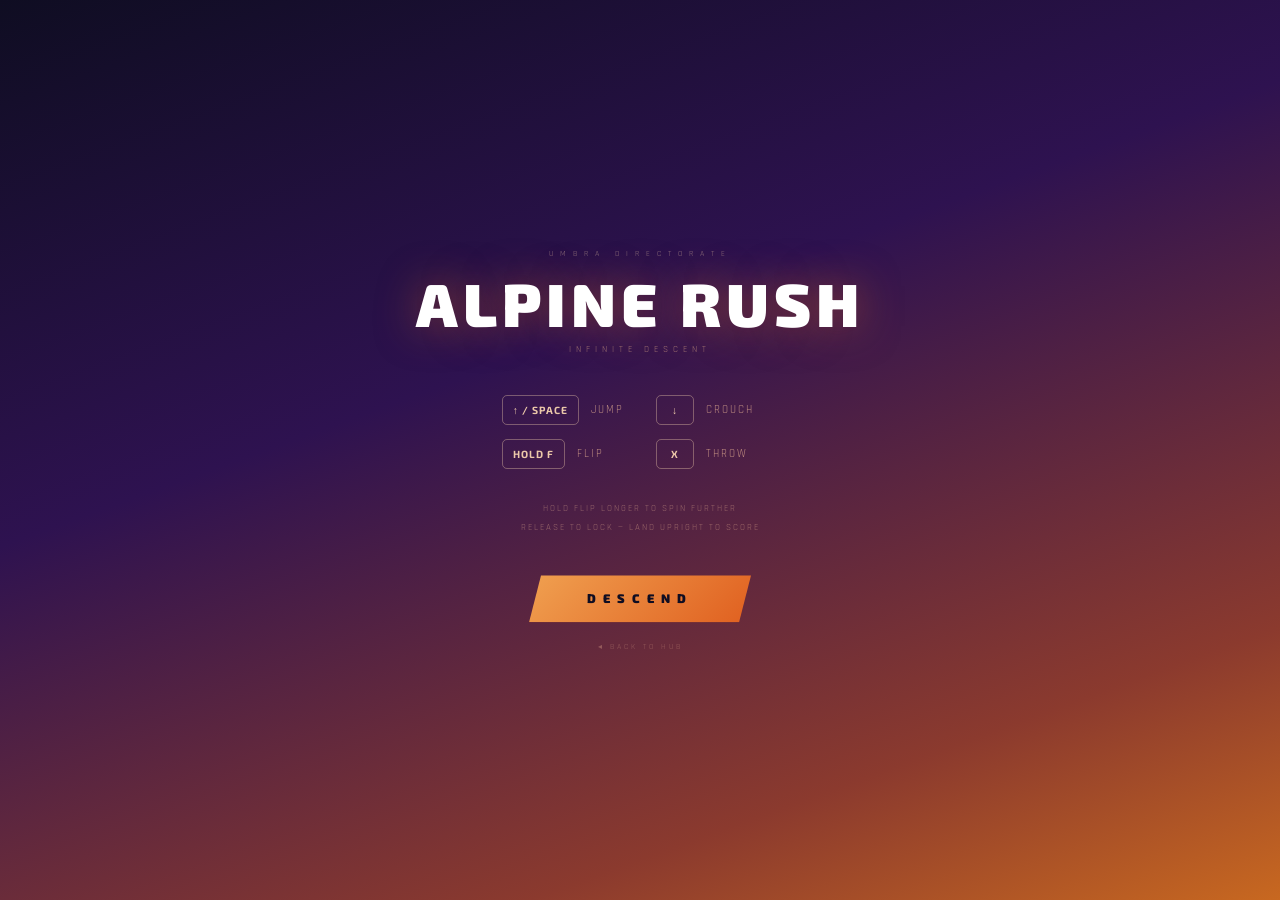
<file: alpine-rush/index.html>
<!DOCTYPE html>
<html lang="en">
<head>
<meta charset="UTF-8">
<meta name="viewport" content="width=device-width, initial-scale=1.0, user-scalable=no">
<title>ALPINE RUSH — UMBRA DIRECTORATE</title>
<link rel="preconnect" href="https://fonts.googleapis.com">
<link rel="preconnect" href="https://fonts.gstatic.com" crossorigin>
<link href="https://fonts.googleapis.com/css2?family=Exo+2:wght@700;900&family=Rajdhani:wght@400;600&display=swap" rel="stylesheet">
<style>
*,*::before,*::after{margin:0;padding:0;box-sizing:border-box;}
html,body{width:100%;height:100%;overflow:hidden;touch-action:none;background:#1a1028;}
canvas{display:block;position:fixed;top:0;left:0;width:100%;height:100%;}

/* Tutorial */
#tutorial{
  position:fixed;inset:0;z-index:30;
  display:flex;flex-direction:column;align-items:center;justify-content:center;
  background:linear-gradient(160deg,#0f0d22 0%,#2e1250 40%,#8b3a2e 80%,#c86820 100%);
  font-family:'Rajdhani',sans-serif;
  transition:opacity 0.6s;
}
#tutorial.gone{opacity:0;pointer-events:none;}
.tut-studio{font-size:0.52rem;letter-spacing:7px;color:rgba(255,220,180,0.45);margin-bottom:14px;}
.tut-title{font-family:'Exo 2',sans-serif;font-weight:900;font-size:clamp(2.4rem,7vw,3.8rem);letter-spacing:5px;color:#fff;line-height:1;text-shadow:0 0 40px rgba(220,100,30,0.5);}
.tut-sub{font-size:0.58rem;letter-spacing:5px;color:rgba(255,200,150,0.5);margin-top:10px;margin-bottom:40px;}
.controls-grid{display:grid;grid-template-columns:1fr 1fr;gap:14px 32px;margin-bottom:30px;}
.ctrl-row{display:flex;align-items:center;gap:12px;}
.key{display:inline-flex;align-items:center;justify-content:center;font-family:'Exo 2',sans-serif;font-weight:700;font-size:0.65rem;letter-spacing:1px;min-width:38px;height:30px;padding:0 10px;background:transparent;border:1.5px solid rgba(255,220,180,0.35);border-radius:5px;color:rgba(255,220,180,0.9);white-space:nowrap;}
.ctrl-label{font-size:0.68rem;letter-spacing:2px;color:rgba(255,200,160,0.65);}
.tut-hint{font-size:0.54rem;letter-spacing:2px;color:rgba(255,200,160,0.4);text-align:center;line-height:2.2;margin-bottom:38px;}
#play-btn{font-family:'Exo 2',sans-serif;font-weight:900;font-size:0.78rem;letter-spacing:7px;color:#0f0d22;background:linear-gradient(135deg,#f0a050,#e06020);border:none;padding:16px 58px;cursor:pointer;clip-path:polygon(12px 0%,100% 0%,calc(100% - 12px) 100%,0% 100%);box-shadow:0 4px 40px rgba(220,100,20,0.45);margin-bottom:20px;transition:transform 0.15s,box-shadow 0.15s;}
#play-btn:hover{transform:scale(1.04);box-shadow:0 4px 56px rgba(220,100,20,0.65);}
.tut-back{font-size:0.48rem;letter-spacing:3px;color:rgba(255,200,160,0.3);text-decoration:none;transition:color 0.2s;}
.tut-back:hover{color:rgba(255,200,160,0.6);}
.mobile-hint{display:none;font-size:0.56rem;letter-spacing:2px;color:rgba(255,200,160,0.45);text-align:center;line-height:2.4;margin-bottom:32px;}
@media(pointer:coarse){.controls-grid{display:none;}.tut-hint{display:none;}.mobile-hint{display:block;}}

/* Death screen */
#death-screen{
  position:fixed;inset:0;z-index:30;
  display:none;flex-direction:column;align-items:center;justify-content:center;
  background:radial-gradient(ellipse at center,rgba(30,18,50,0.96) 0%,rgba(10,6,20,0.98) 100%);
  font-family:'Rajdhani',sans-serif;text-align:center;
}
.ds-bail{font-family:'Exo 2',sans-serif;font-weight:900;font-size:clamp(2.2rem,8vw,4rem);letter-spacing:4px;color:#fff;text-shadow:0 0 30px rgba(220,80,20,0.6);margin-bottom:10px;}
.ds-by{font-size:0.58rem;letter-spacing:5px;color:rgba(255,200,150,0.5);margin-bottom:36px;}
.ds-score{font-family:'Exo 2',sans-serif;font-weight:900;font-size:clamp(1.8rem,5vw,2.6rem);color:#fff;margin-bottom:5px;}
.ds-label{font-size:0.58rem;letter-spacing:4px;color:rgba(255,200,150,0.4);margin-bottom:12px;}
.ds-best{font-size:0.72rem;letter-spacing:3px;color:#f0a050;margin-bottom:40px;min-height:1.2em;}
#try-again{font-family:'Exo 2',sans-serif;font-weight:900;font-size:0.72rem;letter-spacing:5px;color:#fff;background:transparent;border:1.5px solid rgba(255,220,180,0.45);padding:14px 46px;cursor:pointer;margin-bottom:18px;transition:border-color 0.2s,color 0.2s;}
#try-again:hover{border-color:rgba(255,220,180,0.9);color:rgba(255,220,180,0.9);}
.ds-hub{font-size:0.48rem;letter-spacing:3px;color:rgba(255,200,150,0.3);text-decoration:none;transition:color 0.2s;}
.ds-hub:hover{color:rgba(255,200,150,0.6);}

/* Mobile controls */
#mc{position:fixed;bottom:0;left:0;width:100%;height:76px;z-index:20;display:none;pointer-events:none;}
@media(pointer:coarse){#mc{display:flex;}}
.mcz{flex:1;display:flex;align-items:center;justify-content:center;font-size:1.4rem;color:rgba(255,220,180,0.28);background:rgba(0,0,0,0.12);border-top:1px solid rgba(255,220,180,0.08);pointer-events:all;user-select:none;-webkit-user-select:none;}
#mc-jump-btn,#mc-flip-btn{position:fixed;font-family:'Exo 2',sans-serif;font-size:0.58rem;letter-spacing:3px;font-weight:700;color:rgba(255,220,180,0.55);background:rgba(0,0,0,0.2);padding:9px 22px;border-radius:20px;pointer-events:all;user-select:none;-webkit-user-select:none;display:none;border:1px solid rgba(255,220,180,0.2);}
#mc-jump-btn{bottom:84px;left:50%;transform:translateX(-50%);}
#mc-flip-btn{bottom:84px;right:20px;}
@media(pointer:coarse){#mc-jump-btn{display:block;}#mc-flip-btn{display:block;}}
</style>
</head>
<body>
<canvas id="canvas"></canvas>

<!-- Tutorial -->
<div id="tutorial">
  <div class="tut-studio">UMBRA DIRECTORATE</div>
  <div class="tut-title">ALPINE RUSH</div>
  <div class="tut-sub">INFINITE DESCENT</div>
  <div class="controls-grid">
    <div class="ctrl-row"><span class="key">↑ / SPACE</span><span class="ctrl-label">JUMP</span></div>
    <div class="ctrl-row"><span class="key">↓</span><span class="ctrl-label">CROUCH</span></div>
    <div class="ctrl-row"><span class="key">HOLD F</span><span class="ctrl-label">FLIP</span></div>
    <div class="ctrl-row"><span class="key">X</span><span class="ctrl-label">THROW</span></div>
  </div>
  <div class="tut-hint">
    HOLD FLIP LONGER TO SPIN FURTHER<br>
    RELEASE TO LOCK — LAND UPRIGHT TO SCORE
  </div>
  <div class="mobile-hint">
    SWIPE UP — JUMP &nbsp;·&nbsp; HOLD FLIP — SPIN<br>
    TAP LEFT / RIGHT &nbsp;·&nbsp; TAP CENTER — THROW
  </div>
  <button id="play-btn">DESCEND</button>
  <a class="tut-back" href="../index.html">◂ BACK TO HUB</a>
</div>

<!-- Death screen -->
<div id="death-screen">
  <div class="ds-bail">BAILED IT</div>
  <div class="ds-by" id="ds-by-text"></div>
  <div class="ds-score" id="ds-score-val">0</div>
  <div class="ds-label">FINAL SCORE</div>
  <div class="ds-best" id="ds-best-text"></div>
  <button id="try-again">TRY AGAIN</button>
  <a class="ds-hub" href="../index.html">◂ UMBRA DIRECTORATE</a>
</div>

<!-- Mobile controls -->
<div id="mc">
  <div class="mcz" id="mc-left">◀</div>
  <div class="mcz" id="mc-shoot">✦</div>
  <div class="mcz" id="mc-right">▶</div>
</div>
<div id="mc-jump-btn">↑ JUMP</div>
<div id="mc-flip-btn">↻ FLIP</div>

<script>
'use strict';

// ── 1. CONSTANTS ────────────────────────────────────────────────
const GRAVITY        = 0.32;
const JUMP_MIN       = 7;     // velocity on tap (quick hop)
const JUMP_MAX       = 10;    // velocity at full hold (hard cap via time window)
const JUMP_BOOST_RATE= 0.75;  // boost per frame while held and still rising
const FLIP_SPEED     = 4.8;   // degrees per frame while key held
const SAFE_ANGLE     = 40;    // landing tolerance in degrees
const BASE_SPEED     = 4.2;
const MAX_SPEED      = 7.5;
const SPEED_RAMP     = 0.0010;
const SLOPE          = 0.19;  // px down per px right (screen-space slope)
const SLOPE_BASE     = 0.36;  // groundAt(0) = H * this
const PLAYER_X_FRAC  = 0.22;
const PLAYER_SCALE   = 0.60;  // draw player at this fraction of native size
const OBS_SCALE      = 0.80;  // draw obstacles at this fraction
const SNOWBALL_MAX   = 5;
const PICKUP_R       = 13;
const PROJ_SPD       = 12;
const PROJ_R         = 8;
const FLIP_BONUS     = 600;
const WIPEOUT_DUR    = 1200;
const INVINCIBLE_DUR = 1800;
const SPAWN_FLOOR_START = 4800; // initial minimum gap between obstacles (ms)
const SPAWN_FLOOR_MIN   = 2200; // floor on that minimum as speed increases
const PICKUP_INTERVAL= 3400;
const SCARF_LEN      = 16;    // history points for scarf
const CAM_ZOOM       = 0.5;   // zoom-out factor: 0.5 = see double the visible area

const OBSTACLE_DEFS = {
  pine:     {w:38, h:72, hp:1,   invincible:false},
  campfire: {w:54, h:36, hp:1,   invincible:false},
  tent:     {w:80, h:56, hp:2,   invincible:false},
  bear:     {w:52, h:62, hp:999, invincible:true},
};

// ── 2. STATE ────────────────────────────────────────────────────
const canvas = document.getElementById('canvas');
const ctx    = canvas.getContext('2d');
let W, H;

let gameState = 'MENU';
let camYRig   = 0; // smoothed camera Y — holds still during jumps
let score     = 0;
let bestScore = parseInt(localStorage.getItem('ar_best')||'0');
let multiplier= 1;
let scrollSpeed  = BASE_SPEED;
let scrollOffset = 0;
let spawnTimer   = 0;
let nextSpawnIn  = 0;
let pickupTimer  = 0;
let invincibleUntil = 0;
let loopGen   = 0;
let lastTime  = 0;
let killType  = '';
let shakeAmt  = 0;
let distanceM = 0;

let snowballs  = 0;
let obstacles  = [];
let projectiles= [];
let pickupItems= [];
let particles  = [];
let wipeoutPcs = [];
let scarfHistory = [];   // {x,y} trail
let snowFlakes = [];     // ambient snow particles

const player = {
  x:0, y:0, vy:0,
  state:'SKIING',
  rotation:0,
  flipLocked:false,
  landingFlash:0,
  wipeoutTimer:0,
  jumpBoostMs:0,
};

const keys  = {};
const touch = {left:false, right:false, center:false, flipHeld:false, jumpHeld:false, swipeStartY:null};

// ── 3. SKY COLOR SYSTEM ─────────────────────────────────────────
// Two gradient presets, lerped by scroll progress
const SKY_A = ['#1a1028','#6b2d5e','#e8824a','#f5c87a'];
const SKY_B = ['#0f0d22','#2e1a5e','#8b3a8e','#f0905a'];
const SKY_STOPS = [0, 0.30, 0.70, 1.0];

function hexToRgb(hex) {
  const r=parseInt(hex.slice(1,3),16),g=parseInt(hex.slice(3,5),16),b=parseInt(hex.slice(5,7),16);
  return [r,g,b];
}
function lerpColor(a,b,t) {
  const ra=hexToRgb(a),rb=hexToRgb(b);
  return `rgb(${Math.round(ra[0]+(rb[0]-ra[0])*t)},${Math.round(ra[1]+(rb[1]-ra[1])*t)},${Math.round(ra[2]+(rb[2]-ra[2])*t)})`;
}

function drawSky() {
  const t = Math.min(1, scrollOffset / 22000);
  // Build gradient from lerped preset stops
  const topY = 0;
  const botY = Math.min(groundAt(0), groundAt(W)); // sky ends at highest slope point
  const g = ctx.createLinearGradient(0, topY, 0, botY + H*0.04);
  SKY_STOPS.forEach((stop, i) => {
    g.addColorStop(stop, lerpColor(SKY_A[i], SKY_B[i], t));
  });
  ctx.fillStyle = g;
  ctx.fillRect(-W*2, -H*2, W*6, H*6); // cover entire virtual canvas
  // Deep atmospheric band at top
  const topBand=ctx.createLinearGradient(0,0,0,H*0.13);
  topBand.addColorStop(0,'rgba(5,3,15,0.55)');
  topBand.addColorStop(1,'rgba(0,0,0,0)');
  ctx.fillStyle=topBand; ctx.fillRect(-W*2,-H*2,W*6,H*2+H*0.13);
}

// ── 4. TERRAIN ──────────────────────────────────────────────────
function groundAt(screenX) {
  return H * SLOPE_BASE
    + screenX * SLOPE
    + Math.sin((scrollOffset + screenX) * 0.0038) * 11
    + Math.sin((scrollOffset + screenX) * 0.0014) * 6;
}

function playerGroundY() {
  return groundAt(player.x);
}

// ── 5. PARALLAX BACKGROUND ──────────────────────────────────────

// Shared silhouette mountain renderer
function drawSilhouetteMountains(speed, tileW, color, peaks) {
  const off = scrollOffset * speed;
  const shift = -(off % tileW);
  ctx.save(); ctx.translate(shift, 0);
  ctx.fillStyle = color;
  for(let rep=-1; rep<=2; rep++) {
    ctx.save(); ctx.translate(rep*tileW, 0);
    ctx.beginPath();
    // Peaks defined as [fx, fy] fractions of tileW and H
    ctx.moveTo(0, H);
    ctx.lineTo(0, peaks[0][1]*H);
    peaks.forEach(([fx,fy]) => ctx.lineTo(fx*tileW, fy*H));
    ctx.lineTo(tileW, peaks[peaks.length-1][1]*H);
    ctx.lineTo(tileW, H);
    ctx.closePath(); ctx.fill();
    ctx.restore();
  }
  ctx.restore();
}

function drawMountains() {
  // Far range — very slow, tall dramatic peaks
  drawSilhouetteMountains(0.04, 800, '#16102a', [
    [0,0.48],[0.06,0.26],[0.11,0.40],[0.18,0.16],[0.27,0.34],
    [0.36,0.20],[0.46,0.38],[0.55,0.12],[0.65,0.30],[0.72,0.18],
    [0.80,0.32],[0.88,0.22],[0.94,0.35],[1,0.28]
  ]);
  // Mid hills — softer, rounder
  drawSilhouetteMountains(0.12, 600, '#1e1838', [
    [0,0.52],[0.08,0.38],[0.18,0.48],[0.28,0.34],[0.40,0.46],
    [0.52,0.36],[0.62,0.50],[0.74,0.38],[0.84,0.48],[0.92,0.40],[1,0.46]
  ]);
}

function drawForest() {
  const tileW = 420;
  const off   = scrollOffset * 0.32;
  const shift = -(off % tileW);
  const forestColor = '#0f1520';
  ctx.save(); ctx.translate(shift, 0);
  ctx.fillStyle = forestColor;
  for(let rep=-1; rep<=3; rep++) {
    ctx.save(); ctx.translate(rep*tileW, 0);
    // Cluster of silhouette pines along the slope
    const xPositions = [18,52,88,126,162,200,240,276,310,354,390];
    xPositions.forEach((bx, i) => {
      const sc = 0.7 + (i%3)*0.12;
      const by = groundAt(shift + rep*tileW + bx) - 2;
      drawSilhouettePine(bx, by, sc);
    });
    ctx.restore();
  }
  ctx.restore();
}

function drawSilhouettePine(x, baseY, sc) {
  // Dark silhouette pine — filled shape only
  ctx.beginPath();
  ctx.moveTo(x, baseY - 62*sc);
  ctx.lineTo(x - 14*sc, baseY - 42*sc);
  ctx.lineTo(x - 8*sc,  baseY - 42*sc);
  ctx.lineTo(x - 18*sc, baseY - 24*sc);
  ctx.lineTo(x - 10*sc, baseY - 24*sc);
  ctx.lineTo(x - 22*sc, baseY);
  ctx.lineTo(x + 22*sc, baseY);
  ctx.lineTo(x + 10*sc, baseY - 24*sc);
  ctx.lineTo(x + 18*sc, baseY - 24*sc);
  ctx.lineTo(x + 8*sc,  baseY - 42*sc);
  ctx.lineTo(x + 14*sc, baseY - 42*sc);
  ctx.closePath(); ctx.fill();
}

function drawGroundFill() {
  // Filled snow slope — expanded to cover full zoomed-out virtual canvas
  const gx0 = -W, gx1 = W*2;
  const steps = 48;
  ctx.beginPath();
  let first = true;
  for(let i=0; i<=steps; i++) {
    const sx = gx0 + (i/steps)*(gx1-gx0);
    const gy = groundAt(sx);
    if(first){ ctx.moveTo(sx, gy); first=false; }
    else ctx.lineTo(sx, gy);
  }
  ctx.lineTo(gx1, H*2); ctx.lineTo(gx0, H*2); ctx.closePath();
  const g0 = groundAt(0), gW = groundAt(W);
  const grad = ctx.createLinearGradient(0, g0, W, gW + (gW-g0)*0.3);
  grad.addColorStop(0, '#f5f2ee');
  grad.addColorStop(0.5, '#eeeaf4');
  grad.addColorStop(1, '#dfd8e8');
  ctx.fillStyle = grad; ctx.fill();

  // Subtle ski track grooves — two parallel lines following slope
  const trackPeriod = 30;
  const trackOff = scrollOffset % trackPeriod;
  ctx.strokeStyle = 'rgba(180,170,200,0.3)'; ctx.lineWidth = 1.5;
  for(let pass=0; pass<2; pass++) {
    const offset = pass === 0 ? -5 : 5;
    ctx.beginPath();
    for(let i=0; i<=steps; i++) {
      const sx = (i/steps)*W;
      // Compute normal to slope for offset
      const gy = groundAt(sx) + offset * Math.cos(Math.atan(SLOPE)) + (trackOff/trackPeriod)*2;
      i===0 ? ctx.moveTo(sx,gy) : ctx.lineTo(sx,gy);
    }
    ctx.stroke();
  }
}

// ── 6. SNOW PARTICLES ───────────────────────────────────────────
function initSnow() {
  snowFlakes = Array.from({length:30}, () => ({
    x: Math.random()*W*2,
    y: Math.random()*H*0.85,
    r: 1 + Math.random()*1.8,
    vx: -0.2 + Math.random()*0.6,
    vy: 0.5 + Math.random()*1.4,
    alpha: 0.25 + Math.random()*0.5,
  }));
}

function updateSnow() {
  snowFlakes.forEach(f => {
    f.x += f.vx; f.y += f.vy;
    if(f.y > H*2 || f.x > W*2 + 10) {
      f.x = Math.random()*W*2;
      f.y = -5;
    }
    if(f.x < -10) f.x = W*2 + 5;
  });
}

function drawSnow() {
  snowFlakes.forEach(f => {
    ctx.save(); ctx.globalAlpha = f.alpha;
    ctx.fillStyle = '#fff';
    ctx.beginPath(); ctx.arc(f.x, f.y, f.r, 0, Math.PI*2); ctx.fill();
    ctx.restore();
  });
}

// ── 7. PLAYER DRAW ──────────────────────────────────────────────
function updateScarf() {
  // Neck position offset (in world space, adjusted for PLAYER_SCALE)
  const nx = player.x - 6 * PLAYER_SCALE;
  const ny = player.y - 28 * PLAYER_SCALE;
  scarfHistory.unshift({x:nx, y:ny});
  if(scarfHistory.length > SCARF_LEN) scarfHistory.pop();
}

function drawScarf() {
  if(scarfHistory.length < 3) return;
  for(let i=0; i<scarfHistory.length-1; i++) {
    const alpha = 1 - i/(scarfHistory.length-1);
    ctx.save();
    ctx.globalAlpha = alpha * 0.9;
    ctx.strokeStyle = '#dd5522';
    ctx.lineWidth = Math.max(1.5, 5*(1-i/scarfHistory.length));
    ctx.lineCap = 'round';
    ctx.beginPath();
    ctx.moveTo(scarfHistory[i].x, scarfHistory[i].y);
    if(i+1 < scarfHistory.length) {
      const mx = (scarfHistory[i].x+scarfHistory[i+1].x)/2;
      const my = (scarfHistory[i].y+scarfHistory[i+1].y)/2;
      ctx.quadraticCurveTo(scarfHistory[i].x, scarfHistory[i].y, mx, my);
    }
    ctx.stroke();
    ctx.restore();
  }
}

function drawPlayer() {
  if(player.state==='DEAD') return;
  const inv = Date.now() < invincibleUntil;
  if(inv && Math.floor(Date.now()/80)%2===0) return;
  if(player.state==='WIPEOUT') { drawWipeoutPieces(); return; }

  const isCrouch = player.state==='CROUCH';
  const isAir    = player.state==='JUMPING'||player.state==='FLIPPING';
  const col      = '#0d1420';

  ctx.save(); ctx.translate(player.x, player.y);

  // Flip rotation
  if(player.state==='FLIPPING' || (isAir && player.rotation !== 0)) {
    ctx.rotate(player.rotation * Math.PI / 180);
  } else if(!isAir) {
    ctx.rotate(0.14); // slight forward lean on slope
  }

  // Zoom-out scale — applied after rotation so rotation stays in screen space
  ctx.scale(PLAYER_SCALE, PLAYER_SCALE);
  if(isCrouch) ctx.scale(1, 0.52);

  const legL = isCrouch ? 8 : 18;
  ctx.fillStyle = col;

  // Skis — smooth rounded tip
  ctx.save(); ctx.rotate(-0.08);
  ctx.beginPath(); ctx.roundRect(-18, legL+2, 40, 5, [2, 7, 7, 2]); ctx.fill();
  ctx.restore();

  // Legs — rounded rectangles
  ctx.beginPath(); ctx.roundRect(-6, 0, 5, legL, [2,2,3,3]); ctx.fill();
  ctx.beginPath(); ctx.roundRect(2, 0, 5, legL, [2,2,3,3]); ctx.fill();

  // Body
  ctx.beginPath(); ctx.roundRect(-10, -22, 20, 24, 7); ctx.fill();

  // Head
  ctx.beginPath(); ctx.arc(0, -30, 10, 0, Math.PI*2); ctx.fill();
  // Helmet visor indent
  ctx.fillStyle = '#1e2038';
  ctx.beginPath(); ctx.arc(3, -28, 5, -0.3, Math.PI*0.7); ctx.fill();
  ctx.fillStyle = col;

  // Arms — rotated rounded rectangles for smooth silhouette
  if(isAir) {
    ctx.save(); ctx.translate(-8, -18); ctx.rotate(-0.85);
    ctx.beginPath(); ctx.roundRect(-3, 0, 6, 13, 3); ctx.fill(); ctx.restore();
    ctx.save(); ctx.translate(8, -18); ctx.rotate(0.85);
    ctx.beginPath(); ctx.roundRect(-3, 0, 6, 13, 3); ctx.fill(); ctx.restore();
  } else {
    ctx.save(); ctx.translate(-9, -14); ctx.rotate(-0.45);
    ctx.beginPath(); ctx.roundRect(-3, 0, 6, 14, 3); ctx.fill(); ctx.restore();
    ctx.save(); ctx.translate(9, -14); ctx.rotate(0.45);
    ctx.beginPath(); ctx.roundRect(-3, 0, 6, 14, 3); ctx.fill(); ctx.restore();
    // Pole shafts
    ctx.strokeStyle = '#1a1e30'; ctx.lineWidth = 1.5; ctx.lineCap = 'round';
    ctx.beginPath(); ctx.moveTo(-16, 0); ctx.lineTo(-22, legL+10); ctx.stroke();
    ctx.beginPath(); ctx.moveTo(16, 0); ctx.lineTo(22, legL+10); ctx.stroke();
  }

  ctx.restore(); // end of scaled player body

  // Landing flash burst — world coords, scaled to match smaller figure
  if(player.landingFlash > 0) {
    const a = player.landingFlash / 700;
    ctx.save(); ctx.translate(player.x, player.y);
    ctx.strokeStyle = `rgba(255,255,255,${a})`; ctx.lineWidth = 2;
    const innerR = 12 * PLAYER_SCALE, outerR = 26 * PLAYER_SCALE;
    for(let i=0;i<10;i++){
      const ang=(i/10)*Math.PI*2;
      ctx.beginPath();
      ctx.moveTo(Math.cos(ang)*innerR, Math.sin(ang)*innerR);
      ctx.lineTo(Math.cos(ang)*outerR, Math.sin(ang)*outerR);
      ctx.stroke();
    }
    ctx.restore();
    player.landingFlash -= 14;
  }

  // Flip indicator
  if(player.state==='FLIPPING') drawFlipIndicator();

  // Speed lines at high speed
  if(scrollSpeed > 7.5 && (player.state==='SKIING'||player.state==='CROUCH')) {
    ctx.save();
    ctx.globalAlpha = 0.12 * (scrollSpeed-7.5)/2.5;
    ctx.strokeStyle='rgba(255,255,255,0.9)'; ctx.lineWidth=1.5; ctx.lineCap='round';
    for(let i=0;i<6;i++){
      const sy = player.y - 14*PLAYER_SCALE + i * 7*PLAYER_SCALE;
      const len=16+Math.random()*28;
      ctx.beginPath();ctx.moveTo(player.x-35-len,sy);ctx.lineTo(player.x-35,sy);ctx.stroke();
    }
    ctx.restore();
  }

  drawScarf();
}

function drawFlipIndicator() {
  const norm = ((player.rotation%360)+360)%360;
  const dist = Math.min(norm, 360-norm);
  const isGood = dist <= SAFE_ANGLE;
  const progress = (player.rotation % 360) / 360;
  const ix = Math.max(48, player.x-56);
  const iy = player.y - 36;
  ctx.save(); ctx.translate(ix,iy);
  ctx.strokeStyle='rgba(255,255,255,0.12)'; ctx.lineWidth=3;
  ctx.beginPath(); ctx.arc(0,0,16,0,Math.PI*2); ctx.stroke();
  ctx.strokeStyle = isGood ? 'rgba(80,255,140,0.9)' : 'rgba(255,180,80,0.9)';
  ctx.lineWidth=3.5; ctx.shadowBlur=8; ctx.shadowColor=ctx.strokeStyle;
  ctx.beginPath();
  ctx.arc(0,0,16,-Math.PI/2,-Math.PI/2+(progress*Math.PI*2));
  ctx.stroke(); ctx.shadowBlur=0;
  // Safe zone tick marks
  const sr = SAFE_ANGLE*Math.PI/180;
  ctx.strokeStyle='rgba(80,255,140,0.4)'; ctx.lineWidth=1.5;
  ctx.beginPath();ctx.moveTo(0,0);ctx.lineTo(Math.cos(-Math.PI/2+sr)*20,Math.sin(-Math.PI/2+sr)*20);ctx.stroke();
  ctx.beginPath();ctx.moveTo(0,0);ctx.lineTo(Math.cos(-Math.PI/2-sr)*20,Math.sin(-Math.PI/2-sr)*20);ctx.stroke();
  ctx.restore();
}

// ── 8. OBSTACLE DRAW (SILHOUETTES) ──────────────────────────────
const SILH = '#0d1420';

function drawPineObs(ctx) {
  ctx.fillStyle = SILH;
  ctx.beginPath();
  ctx.moveTo(0,-70);
  ctx.lineTo(-14,-46); ctx.lineTo(-8,-46);
  ctx.lineTo(-20,-24); ctx.lineTo(-10,-24);
  ctx.lineTo(-24,-2);  ctx.lineTo(-5,-2);
  ctx.lineTo(-5,4);    ctx.lineTo(5,4);
  ctx.lineTo(5,-2);    ctx.lineTo(24,-2);
  ctx.lineTo(10,-24);  ctx.lineTo(20,-24);
  ctx.lineTo(8,-46);   ctx.lineTo(14,-46);
  ctx.closePath(); ctx.fill();
}

function drawCampfireObs(ctx) {
  const t = Date.now() * 0.008;
  // Fire glow (drawn first, behind everything)
  const glow = ctx.createRadialGradient(0,-10,4, 0,-4,52);
  glow.addColorStop(0, `rgba(255,160,40,${0.5+Math.sin(t)*0.15})`);
  glow.addColorStop(0.5,`rgba(200,80,10,${0.25+Math.sin(t*0.7)*0.1})`);
  glow.addColorStop(1, 'rgba(180,50,0,0)');
  ctx.fillStyle = glow;
  ctx.beginPath(); ctx.arc(0,-4, 52, 0, Math.PI*2); ctx.fill();

  // Dark rock ring silhouette
  ctx.fillStyle = SILH;
  const rocks = [[0,-12],[11,-7],[14,2],[8,10],[-1,13],[-12,8],[-15,0],[-10,-8]];
  rocks.forEach(([rx,ry]) => {
    ctx.beginPath(); ctx.ellipse(rx,ry,6,5,Math.sin(rx)*0.4,0,Math.PI*2); ctx.fill();
  });
  // Log silhouettes
  ctx.beginPath();
  ctx.moveTo(-13,4); ctx.lineTo(13,1); ctx.lineTo(13,6); ctx.lineTo(-13,9); ctx.closePath(); ctx.fill();
  ctx.beginPath();
  ctx.moveTo(-10,2); ctx.lineTo(10,6); ctx.lineTo(8,11); ctx.lineTo(-12,8); ctx.closePath(); ctx.fill();
  // Flame silhouettes
  const fh = 18 + Math.sin(t)*4;
  ctx.fillStyle = SILH;
  ctx.beginPath();
  ctx.moveTo(-8,2); ctx.quadraticCurveTo(-14,-fh*0.6, 0,-fh); ctx.quadraticCurveTo(14,-fh*0.6, 8,2); ctx.closePath(); ctx.fill();
}

function drawTentObs(ctx, obs) {
  ctx.fillStyle = SILH;
  const hw = obs.w/2;
  ctx.beginPath();
  ctx.moveTo(0,-obs.h);
  ctx.lineTo(-hw, 0);
  ctx.lineTo(hw, 0);
  ctx.closePath(); ctx.fill();
  // Door arch cutout (slightly lighter to suggest opening)
  ctx.fillStyle = '#18102e';
  ctx.beginPath(); ctx.arc(0, 0, 14, -Math.PI, 0); ctx.fill();
  // Ground stakes
  ctx.fillStyle = SILH;
  ctx.beginPath(); ctx.moveTo(-hw,0); ctx.lineTo(-hw-10,9); ctx.lineTo(-hw-6,9); ctx.lineTo(-hw+2,0); ctx.closePath(); ctx.fill();
  ctx.beginPath(); ctx.moveTo(hw,0); ctx.lineTo(hw+10,9); ctx.lineTo(hw+6,9); ctx.lineTo(hw-2,0); ctx.closePath(); ctx.fill();
}

function drawBearObs(ctx, obs) {
  ctx.fillStyle = SILH;
  // Body
  ctx.beginPath(); ctx.ellipse(0,-5, 22,28,0,0,Math.PI*2); ctx.fill();
  // Head
  ctx.beginPath(); ctx.arc(0,-33,17,0,Math.PI*2); ctx.fill();
  // Snout
  ctx.beginPath(); ctx.ellipse(0,-29,9,7,0,0,Math.PI*2); ctx.fill();
  // Ears
  ctx.beginPath(); ctx.arc(-14,-46,8,0,Math.PI*2); ctx.fill();
  ctx.beginPath(); ctx.arc(14,-46,8,0,Math.PI*2); ctx.fill();
  // Eyes — small white glints so it reads as face
  ctx.fillStyle = '#f5f2ee';
  ctx.beginPath(); ctx.arc(-6,-37,2.5,0,Math.PI*2); ctx.fill();
  ctx.beginPath(); ctx.arc(6,-37,2.5,0,Math.PI*2); ctx.fill();
  ctx.fillStyle = SILH;
  ctx.beginPath(); ctx.arc(-5.5,-37,1.2,0,Math.PI*2); ctx.fill();
  ctx.beginPath(); ctx.arc(6.5,-37,1.2,0,Math.PI*2); ctx.fill();

  const nearPlayer = Math.abs(obs.x - player.x) < 130;
  ctx.fillStyle = SILH;
  if(nearPlayer) {
    // Reared pose — arms raised high
    ctx.beginPath(); ctx.moveTo(-18,-10); ctx.lineTo(-32,-36); ctx.lineTo(-26,-36); ctx.lineTo(-12,-10); ctx.closePath(); ctx.fill();
    ctx.beginPath(); ctx.moveTo(18,-10); ctx.lineTo(32,-36); ctx.lineTo(26,-36); ctx.lineTo(12,-10); ctx.closePath(); ctx.fill();
    // Paw tips
    ctx.beginPath(); ctx.arc(-30,-38,6,0,Math.PI*2); ctx.fill();
    ctx.beginPath(); ctx.arc(30,-38,6,0,Math.PI*2); ctx.fill();
  } else {
    ctx.beginPath(); ctx.moveTo(-20,-4); ctx.lineTo(-28,10); ctx.lineTo(-22,10); ctx.lineTo(-14,-4); ctx.closePath(); ctx.fill();
    ctx.beginPath(); ctx.moveTo(20,-4); ctx.lineTo(28,10); ctx.lineTo(22,10); ctx.lineTo(14,-4); ctx.closePath(); ctx.fill();
  }
  // Feet
  ctx.beginPath(); ctx.ellipse(-10,20,12,7,0.2,0,Math.PI*2); ctx.fill();
  ctx.beginPath(); ctx.ellipse(10,20,12,7,-0.2,0,Math.PI*2); ctx.fill();
}

function drawObstacle(obs) {
  ctx.save(); ctx.translate(obs.x, obs.y);
  ctx.scale(OBS_SCALE, OBS_SCALE);
  switch(obs.type){
    case 'pine':     drawPineObs(ctx);         break;
    case 'campfire': drawCampfireObs(ctx);      break;
    case 'tent':     drawTentObs(ctx, obs);     break;
    case 'bear':     drawBearObs(ctx, obs);     break;
  }
  // HP bar for tent
  if(obs.hp>1 && obs.maxHp>1) {
    const bw=obs.w*0.6;
    ctx.fillStyle='rgba(0,0,0,0.3)'; ctx.fillRect(-bw/2,-obs.h-14,bw,5);
    ctx.fillStyle='rgba(255,255,255,0.6)'; ctx.fillRect(-bw/2,-obs.h-14,bw*(obs.hp/obs.maxHp),5);
  }
  ctx.restore();
}

// ── 9. PICKUP + PROJECTILE ───────────────────────────────────────
function drawPickup(item) {
  ctx.save(); ctx.translate(item.x, item.y);
  const pulse = Math.sin(item.pulseT*0.09)*2;
  ctx.strokeStyle='rgba(255,255,255,0.7)'; ctx.lineWidth=2;
  ctx.shadowBlur=12; ctx.shadowColor='rgba(255,255,255,0.5)';
  ctx.beginPath(); ctx.arc(0,0,PICKUP_R+pulse,0,Math.PI*2); ctx.stroke();
  ctx.fillStyle='rgba(255,255,255,0.2)'; ctx.fill();
  ctx.shadowBlur=0; ctx.restore();
}

function drawProjectile(proj) {
  ctx.save();
  for(let i=1;i<=3;i++){
    ctx.beginPath(); ctx.arc(proj.x-proj.vx*i*1.4,proj.y-proj.vy*i*1.4,PROJ_R*(1-i*0.28),0,Math.PI*2);
    ctx.fillStyle=`rgba(255,255,255,${0.22-i*0.06})`; ctx.fill();
  }
  ctx.shadowBlur=10; ctx.shadowColor='rgba(255,255,255,0.6)';
  ctx.beginPath(); ctx.arc(proj.x,proj.y,PROJ_R,0,Math.PI*2);
  ctx.fillStyle='rgba(255,255,255,0.9)'; ctx.fill();
  ctx.shadowBlur=0; ctx.restore();
}

// ── 10. PARTICLES ─────────────────────────────────────────────────
function emitSparkles(x,y,count){
  for(let i=0;i<count;i++){
    const a=Math.random()*Math.PI*2,spd=2+Math.random()*4;
    particles.push({x,y,vx:Math.cos(a)*spd,vy:Math.sin(a)*spd-1,r:2+Math.random()*2.5,life:1,decay:0.04+Math.random()*0.03,color:'rgba(255,255,255,1)',grav:true});
  }
}
function emitChunks(x,y,count){
  for(let i=0;i<count;i++){
    const a=Math.random()*Math.PI*2,spd=3+Math.random()*6;
    particles.push({x,y,vx:Math.cos(a)*spd,vy:Math.sin(a)*spd-2,w:4+Math.random()*5,h:3+Math.random()*4,rot:Math.random()*Math.PI*2,rotV:(Math.random()-0.5)*0.22,life:1,decay:0.022+Math.random()*0.02,color:SILH,grav:true,isChunk:true});
  }
}
function emitSnowSpray(x,y){
  for(let i=0;i<3;i++){
    particles.push({x:x-10+(Math.random()-0.5)*14,y,vx:-1-Math.random()*2,vy:-0.4-Math.random()*1.2,r:1.5+Math.random()*1.5,life:0.8,decay:0.05,color:'rgba(245,242,238,0.9)',grav:false});
  }
}
function updateParticles(){
  particles.forEach(p=>{
    p.x+=p.vx; p.y+=p.vy;
    if(p.grav) p.vy+=0.15;
    p.vx*=0.95; p.life-=p.decay;
    if(p.rot!==undefined) p.rot+=p.rotV;
    if(p.r) p.r*=0.97;
  });
  particles=particles.filter(p=>p.life>0);
}
function drawParticles(){
  particles.forEach(p=>{
    ctx.save(); ctx.globalAlpha=Math.max(0,p.life);
    if(p.isChunk){
      ctx.translate(p.x,p.y); ctx.rotate(p.rot||0);
      ctx.fillStyle=p.color; ctx.fillRect(-p.w/2,-p.h/2,p.w,p.h);
    } else {
      ctx.beginPath(); ctx.arc(p.x,p.y,p.r||3,0,Math.PI*2);
      ctx.fillStyle=p.color||'#fff'; ctx.fill();
    }
    ctx.restore();
  });
}

function drawWipeoutPieces(){
  wipeoutPcs.forEach(p=>{
    ctx.save(); ctx.globalAlpha=Math.max(0,p.life);
    ctx.translate(p.x,p.y); ctx.rotate(p.rot);
    ctx.fillStyle=SILH;
    if(p.shape==='ski') ctx.fillRect(-p.w/2,-p.h/2,p.w,p.h);
    else if(p.shape==='body'){ctx.beginPath();ctx.roundRect(-p.w/2,-p.h/2,p.w,p.h,4);ctx.fill();}
    else if(p.shape==='head'){ctx.beginPath();ctx.arc(0,0,p.r,0,Math.PI*2);ctx.fill();}
    ctx.restore();
  });
}

// ── 11. HUD (MINIMAL) ─────────────────────────────────────────────
function drawHUD(){
  const s = Math.floor(score).toLocaleString();
  ctx.save();
  // Score
  const fs = Math.round(H*0.048);
  ctx.font = `900 ${fs}px "Exo 2",sans-serif`;
  ctx.textAlign='left'; ctx.textBaseline='top';
  ctx.shadowBlur=8; ctx.shadowColor='rgba(0,0,0,0.6)';
  ctx.fillStyle='rgba(255,255,255,0.92)';
  ctx.fillText(s, 22, 20);
  // Distance
  ctx.font=`600 ${Math.round(fs*0.42)}px "Rajdhani",sans-serif`;
  ctx.fillStyle='rgba(255,255,255,0.42)';
  ctx.fillText(Math.floor(distanceM)+'m', 24, 20+fs+6);
  // Multiplier
  if(multiplier>1){
    ctx.font=`700 ${Math.round(fs*0.52)}px "Exo 2",sans-serif`;
    ctx.fillStyle='rgba(240,160,80,0.9)';
    ctx.fillText('×'+multiplier, 24, 20+fs+Math.round(fs*0.42)+10);
  }
  ctx.shadowBlur=0;
  // Snowball slots (top-right)
  const sz=16, gap=6, n=SNOWBALL_MAX;
  const startX = W - 20 - (n*(sz+gap)-gap) - sz/2;
  for(let i=0;i<n;i++){
    const cx = startX + i*(sz+gap) + sz/2;
    ctx.beginPath(); ctx.arc(cx, 28, sz/2, 0, Math.PI*2);
    ctx.strokeStyle = i<snowballs ? 'rgba(255,255,255,0.85)' : 'rgba(255,255,255,0.2)';
    ctx.lineWidth=2;
    if(i<snowballs){ ctx.fillStyle='rgba(255,255,255,0.25)'; ctx.fill(); }
    ctx.stroke();
  }
  ctx.restore();
}

// ── 12. GAME LOGIC ─────────────────────────────────────────────────
function flipKeyActive(){ return keys['f']||keys['F']||touch.flipHeld; }
function jumpKeyActive(){ return keys[' ']||keys['ArrowUp']||keys['w']||keys['W']||touch.jumpHeld; }
function crouchKeyActive(){ return keys['ArrowDown']||keys['s']||keys['S']; }

function updatePhysics(dt){
  const df=dt/16.667;
  scrollSpeed=Math.min(MAX_SPEED, scrollSpeed+SPEED_RAMP*df);
  scrollOffset+=scrollSpeed*df;

  const gY=playerGroundY();

  // Crouch
  if(crouchKeyActive()&&player.state==='SKIING') player.state='CROUCH';
  else if(player.state==='CROUCH'&&!crouchKeyActive()) player.state='SKIING';

  // Jump
  if(jumpKeyActive()&&(player.state==='SKIING'||player.state==='CROUCH')){
    player.state='JUMPING'; player.vy=-JUMP_MIN;
    player.rotation=0; player.flipLocked=false;
    player.jumpBoostMs=300;
  }

  // Start flip
  if(flipKeyActive()&&player.state==='JUMPING'&&!player.flipLocked){
    player.state='FLIPPING';
  }

  // Accumulate rotation
  if(player.state==='FLIPPING'){
    if(flipKeyActive()&&!player.flipLocked) player.rotation+=FLIP_SPEED*df;
    else player.flipLocked=true;
  }

  // Vertical physics
  if(player.state==='JUMPING'||player.state==='FLIPPING'){
    // Variable jump: boost only fires during the 300ms window after takeoff
    if(jumpKeyActive() && player.vy < 0 && player.jumpBoostMs > 0) {
      player.vy = Math.max(-JUMP_MAX, player.vy - JUMP_BOOST_RATE * df);
      player.jumpBoostMs -= dt;
    }
    player.vy+=GRAVITY*df;
    player.y+=player.vy*df;
    if(player.y>=gY){ player.y=gY; player.vy=0; handleLanding(); }
  } else if(player.state==='SKIING'||player.state==='CROUCH'){
    player.y=gY;
  }

  // Wipeout timer
  if(player.state==='WIPEOUT'){
    player.wipeoutTimer-=dt;
    if(player.wipeoutTimer<=0){ player.state='DEAD'; endGame(); }
  }

  // Wipeout pieces
  wipeoutPcs.forEach(p=>{
    p.x+=p.vx; p.y+=p.vy; p.vy+=0.45; p.vx*=0.97;
    p.rot+=p.rotV; p.life-=0.012;
  });
  wipeoutPcs=wipeoutPcs.filter(p=>p.life>0);

  // Scarf + snow spray
  updateScarf();
  if((player.state==='SKIING'||player.state==='CROUCH')&&Math.random()<0.28)
    emitSnowSpray(player.x, player.y);
  if(player.landingFlash>0) player.landingFlash-=dt;
}

function handleLanding(){
  if(player.state==='FLIPPING'){
    const norm=((player.rotation%360)+360)%360;
    const dist=Math.min(norm,360-norm);
    if(dist<=SAFE_ANGLE){
      player.state='SKIING'; player.rotation=0; player.flipLocked=false;
      player.landingFlash=700;
      score+=FLIP_BONUS*multiplier;
      multiplier=Math.min(multiplier+1,8);
      invincibleUntil=Date.now()+INVINCIBLE_DUR;
      emitSparkles(player.x,player.y,24);
    } else {
      killType='A BAD LANDING';
      initWipeout();
    }
  } else {
    player.state='SKIING'; player.rotation=0; player.flipLocked=false;
  }
}

function initWipeout(){
  if(player.state==='WIPEOUT'||player.state==='DEAD') return;
  player.state='WIPEOUT'; player.wipeoutTimer=WIPEOUT_DUR;
  shakeAmt=9;
  const PS = PLAYER_SCALE;
  wipeoutPcs=[
    {shape:'ski',w:36*PS,h:5*PS,x:player.x+4*PS,y:player.y,vx:3+Math.random()*3,vy:-5-Math.random()*3,rot:0,rotV:0.18,life:1},
    {shape:'ski',w:36*PS,h:5*PS,x:player.x-4*PS,y:player.y,vx:-3-Math.random()*3,vy:-5-Math.random()*3,rot:0,rotV:-0.16,life:1},
    {shape:'body',w:18*PS,h:22*PS,x:player.x,y:player.y-20*PS,vx:(Math.random()-0.5)*4,vy:-7-Math.random()*3,rot:0,rotV:(Math.random()-0.5)*0.25,life:1},
    {shape:'head',r:9*PS,x:player.x,y:player.y-36*PS,vx:(Math.random()-0.5)*5,vy:-9-Math.random()*4,rot:0,rotV:(Math.random()-0.5)*0.3,life:1},
  ];
  emitChunks(player.x,player.y-20,14);
  multiplier=1;
}

function updateObstacles(df){
  obstacles.forEach(o=>{
    o.x-=scrollSpeed*df;
    o.y=groundAt(o.x);
  });
  obstacles=obstacles.filter(o=>o.x>-o.w-W*0.5);
  pickupItems.forEach(it=>{
    it.x-=scrollSpeed*df;
    it.y=groundAt(it.x)-PICKUP_R-8;
    it.pulseT+=df;
  });
  pickupItems=pickupItems.filter(it=>it.x>-W*0.5);
  projectiles.forEach(p=>{p.x+=p.vx*df;p.y+=p.vy*df;});
  projectiles=projectiles.filter(p=>p.x<W*2+20&&p.x>-W*0.5&&p.y<H*2+20);
}

function nextObstacleGap(){
  // Both floor and window shrink slowly with distance — always feels random
  const floor  = Math.max(SPAWN_FLOOR_MIN, SPAWN_FLOOR_START - scrollOffset * 0.08);
  const window = Math.max(800, 2800 - scrollOffset * 0.05);
  return floor + Math.random() * window;
}

function updateSpawning(dt){
  spawnTimer+=dt;
  if(spawnTimer>=nextSpawnIn){ spawnTimer=0; nextSpawnIn=nextObstacleGap(); spawnObstacle(); }
  pickupTimer+=dt;
  if(pickupTimer>=PICKUP_INTERVAL){pickupTimer=0;spawnPickup();}
}

function spawnObstacle(){
  const r=Math.random();
  let type;
  if(r<0.40)      type='pine';
  else if(r<0.65) type='campfire';
  else if(r<0.85) type='tent';
  else            type='bear';
  const def=OBSTACLE_DEFS[type];
  const sx=W*2+def.w+24; // spawn beyond zoomed-out right edge
  obstacles.push({type,x:sx,y:groundAt(sx),w:def.w,h:def.h,hp:def.hp,maxHp:def.hp,invincible:def.invincible});
}

function spawnPickup(){
  const sx=W*2+50+Math.random()*60;
  pickupItems.push({x:sx,y:groundAt(sx)-PICKUP_R-8,pulseT:0});
}

function shootSnowball(){
  if(snowballs<=0||gameState!=='PLAYING') return;
  snowballs--;
  let target=null,best=Infinity;
  obstacles.forEach(o=>{
    if(o.invincible||o.x<player.x) return;
    const d=Math.hypot(o.x-player.x,o.y-player.y);
    if(d<best){best=d;target=o;}
  });
  let vx,vy;
  if(target){
    const ang=Math.atan2(target.y-player.y,target.x-player.x);
    vx=Math.cos(ang)*PROJ_SPD; vy=Math.sin(ang)*PROJ_SPD;
  } else {
    vx=PROJ_SPD; vy=-1.5;
  }
  projectiles.push({x:player.x+24,y:player.y-26,vx,vy});
}

function updateCollisions(){
  if(gameState!=='PLAYING') return;
  const inv=Date.now()<invincibleUntil||player.state==='WIPEOUT'||player.state==='DEAD';
  const hitH=player.state==='CROUCH'?18:44;
  if(!inv&&(player.state==='SKIING'||player.state==='CROUCH'||player.state==='JUMPING'||player.state==='FLIPPING')){
    for(let i=obstacles.length-1;i>=0;i--){
      const o=obstacles[i];
      const dx=Math.abs(player.x-o.x);
      const dy=Math.abs((player.y-20)-o.y);
      if(dx<(20+o.w)/2*0.68&&dy<(hitH+o.h)/2*0.62){
        killType=o.type==='pine'?'A PINE TREE':o.type==='campfire'?'A CAMPFIRE':o.type==='tent'?'A TENT':'A BEAR';
        initWipeout(); emitChunks(player.x,player.y-20,10); break;
      }
    }
  }
  for(let i=pickupItems.length-1;i>=0;i--){
    const it=pickupItems[i];
    if(Math.abs(player.x-it.x)<20+PICKUP_R&&Math.abs(player.y-it.y)<50){
      if(snowballs<SNOWBALL_MAX){ snowballs++; emitSparkles(it.x,it.y,10); pickupItems.splice(i,1); }
    }
  }
  for(let pi=projectiles.length-1;pi>=0;pi--){
    const proj=projectiles[pi]; let hit=false;
    for(let oi=obstacles.length-1;oi>=0;oi--){
      const o=obstacles[oi];
      if(o.invincible) continue;
      if(Math.abs(proj.x-o.x)<PROJ_R+o.w/2&&Math.abs(proj.y-o.y)<PROJ_R+o.h/2){
        o.hp--; emitChunks(proj.x,proj.y,8);
        if(o.hp<=0){obstacles.splice(oi,1);score+=120*multiplier;}
        hit=true; break;
      }
    }
    if(hit) projectiles.splice(pi,1);
  }
}

function drawVignette(){
  const g=ctx.createRadialGradient(W*0.5,H*0.45,H*0.25,W*0.5,H*0.45,H*0.88);
  g.addColorStop(0,'rgba(0,0,0,0)');
  g.addColorStop(1,'rgba(0,0,0,0.42)');
  ctx.fillStyle=g; ctx.fillRect(0,0,W,H);
}

// ── 13. MAIN LOOP ─────────────────────────────────────────────────
function draw(){
  ctx.save();
  if(shakeAmt>0){
    ctx.translate((Math.random()-0.5)*shakeAmt*2,(Math.random()-0.5)*shakeAmt*2);
    shakeAmt*=0.85; if(shakeAmt<0.4) shakeAmt=0;
  }
  // Camera Y: smoothly tracks terrain when grounded, freezes completely during jumps
  const isGrounded = player.state==='SKIING' || player.state==='CROUCH';
  if(isGrounded) camYRig += (playerGroundY() - camYRig) * 0.05;
  ctx.translate(player.x*(1-CAM_ZOOM), camYRig*(1-CAM_ZOOM));
  ctx.scale(CAM_ZOOM, CAM_ZOOM);
  drawSky();
  drawMountains();
  drawForest();
  drawGroundFill();
  drawSnow();
  pickupItems.forEach(drawPickup);
  obstacles.forEach(drawObstacle);
  projectiles.forEach(drawProjectile);
  drawParticles();
  drawPlayer();
  ctx.restore();
  // HUD drawn after restore so it stays at normal screen size and position
  if(gameState==='PLAYING'||gameState==='DEAD') drawHUD();
  drawVignette();
}

function gameLoop(now){
  const dt=Math.min(now-lastTime,50); lastTime=now;
  if(gameState==='PLAYING'&&player.state!=='DEAD'){
    score+=scrollSpeed*0.14*multiplier;
    distanceM+=scrollSpeed*(dt/16.667)*0.042;
  }
  updatePhysics(dt);
  updateObstacles(dt/16.667);
  updateSpawning(dt);
  updateCollisions();
  updateParticles();
  updateSnow();
  draw();
}

function endGame(){
  gameState='DEAD';
  const s=Math.floor(score);
  const isNew=s>bestScore;
  if(isNew){bestScore=s;localStorage.setItem('ar_best',s);}
  document.getElementById('ds-score-val').textContent=s.toLocaleString();
  document.getElementById('ds-by-text').textContent='TAKEN OUT BY '+killType;
  document.getElementById('ds-best-text').textContent=isNew&&s>0?'✦ NEW BEST':bestScore>0?'BEST: '+bestScore.toLocaleString():'';
  document.getElementById('death-screen').style.display='flex';
}

function initGame(){
  const gen=++loopGen;
  score=0;multiplier=1;snowballs=0;
  scrollSpeed=BASE_SPEED;scrollOffset=0;
  spawnTimer=0;nextSpawnIn=nextObstacleGap();pickupTimer=0;invincibleUntil=0;killType='';
  shakeAmt=0;distanceM=0;
  obstacles=[];projectiles=[];pickupItems=[];particles=[];wipeoutPcs=[];scarfHistory=[];
  player.x=W*PLAYER_X_FRAC;
  player.y=playerGroundY();
  camYRig=player.y;
  player.vy=0;player.state='SKIING';
  player.rotation=0;player.flipLocked=false;
  player.landingFlash=0;player.wipeoutTimer=0;player.jumpBoostMs=0;
  gameState='PLAYING';
  document.getElementById('death-screen').style.display='none';
  lastTime=performance.now();
  requestAnimationFrame(function frame(now){
    if(loopGen!==gen) return;
    gameLoop(now);
    if(loopGen===gen) requestAnimationFrame(frame);
  });
}

// ── 14. INPUT ─────────────────────────────────────────────────────
window.addEventListener('keydown',e=>{
  if([' ','ArrowUp','ArrowDown','ArrowLeft','ArrowRight'].includes(e.key)) e.preventDefault();
  keys[e.key]=true;
  if(gameState!=='PLAYING') return;
  if(e.key==='x'||e.key==='X') shootSnowball();
});
window.addEventListener('keyup',e=>{ keys[e.key]=false; });
window.addEventListener('keydown',e=>{ if((e.key==='r'||e.key==='R')&&gameState==='DEAD') initGame(); });

canvas.addEventListener('touchstart',e=>{
  e.preventDefault();
  Array.from(e.changedTouches).forEach(t=>{
    const rx=t.clientX/W;
    if(rx<0.28){ touch.left=true; }
    else if(rx>0.72){ touch.right=true; }
    else {
      touch.center=true;
      if(!touch.swipeStartY) touch.swipeStartY=t.clientY;
      if(player.state==='JUMPING'||player.state==='FLIPPING') touch.flipHeld=true;
    }
  });
},{passive:false});
canvas.addEventListener('touchmove',e=>{
  e.preventDefault();
  Array.from(e.changedTouches).forEach(t=>{
    if(touch.swipeStartY!==null){
      const delta=touch.swipeStartY-t.clientY;
      if(delta>34&&(player.state==='SKIING'||player.state==='CROUCH')&&gameState==='PLAYING'){
        player.state='JUMPING';player.vy=-JUMP_MAX;player.rotation=0;player.flipLocked=false;
        player.jumpBoostMs=0; touch.swipeStartY=null;
      }
    }
  });
},{passive:false});
canvas.addEventListener('touchend',e=>{
  e.preventDefault();
  touch.left=false;touch.right=false;touch.center=false;touch.flipHeld=false;
  Array.from(e.touches).forEach(t=>{
    const rx=t.clientX/W;
    if(rx<0.28) touch.left=true;
    else if(rx>0.72) touch.right=true;
    else touch.center=true;
  });
  if(e.touches.length===0){touch.swipeStartY=null;touch.flipHeld=false;}
  Array.from(e.changedTouches).forEach(t=>{
    if(t.clientX/W>0.28&&t.clientX/W<0.72) shootSnowball();
  });
},{passive:false});

document.getElementById('mc-left').addEventListener('touchstart',e=>{e.stopPropagation();touch.left=true;},{passive:true});
document.getElementById('mc-left').addEventListener('touchend',e=>{e.stopPropagation();touch.left=false;},{passive:true});
document.getElementById('mc-right').addEventListener('touchstart',e=>{e.stopPropagation();touch.right=true;},{passive:true});
document.getElementById('mc-right').addEventListener('touchend',e=>{e.stopPropagation();touch.right=false;},{passive:true});
document.getElementById('mc-shoot').addEventListener('touchstart',e=>{e.stopPropagation();shootSnowball();},{passive:true});
document.getElementById('mc-jump-btn').addEventListener('touchstart',e=>{
  e.stopPropagation();
  touch.jumpHeld=true;
  if((player.state==='SKIING'||player.state==='CROUCH')&&gameState==='PLAYING'){
    player.state='JUMPING';player.vy=-JUMP_MIN;player.rotation=0;player.flipLocked=false;
    player.jumpBoostMs=300;
  }
},{passive:true});
document.getElementById('mc-jump-btn').addEventListener('touchend',e=>{
  e.stopPropagation(); touch.jumpHeld=false;
},{passive:true});
document.getElementById('mc-flip-btn').addEventListener('touchstart',e=>{e.stopPropagation();touch.flipHeld=true;},{passive:true});
document.getElementById('mc-flip-btn').addEventListener('touchend',e=>{e.stopPropagation();touch.flipHeld=false;},{passive:true});

document.getElementById('play-btn').addEventListener('click',()=>{
  document.getElementById('tutorial').classList.add('gone');
  setTimeout(()=>{ document.getElementById('tutorial').style.display='none'; },650);
  initGame();
});
document.getElementById('try-again').addEventListener('click',()=>{ if(gameState==='DEAD') initGame(); });

// ── 15. INIT ──────────────────────────────────────────────────────
function resize(){
  W=canvas.width=window.innerWidth;
  H=canvas.height=window.innerHeight;
  initSnow();
  if(player&&gameState!=='MENU') player.y=Math.min(player.y,playerGroundY());
}
window.addEventListener('resize',resize);
resize();

// Idle draw on title screen (background animates, snow drifts)
(function idleDraw(){
  if(gameState!=='MENU'){return;}
  drawSky(); drawMountains(); drawForest(); drawGroundFill();
  updateSnow(); drawSnow();
  requestAnimationFrame(idleDraw);
})();
</script>
</body>
</html>
</file>
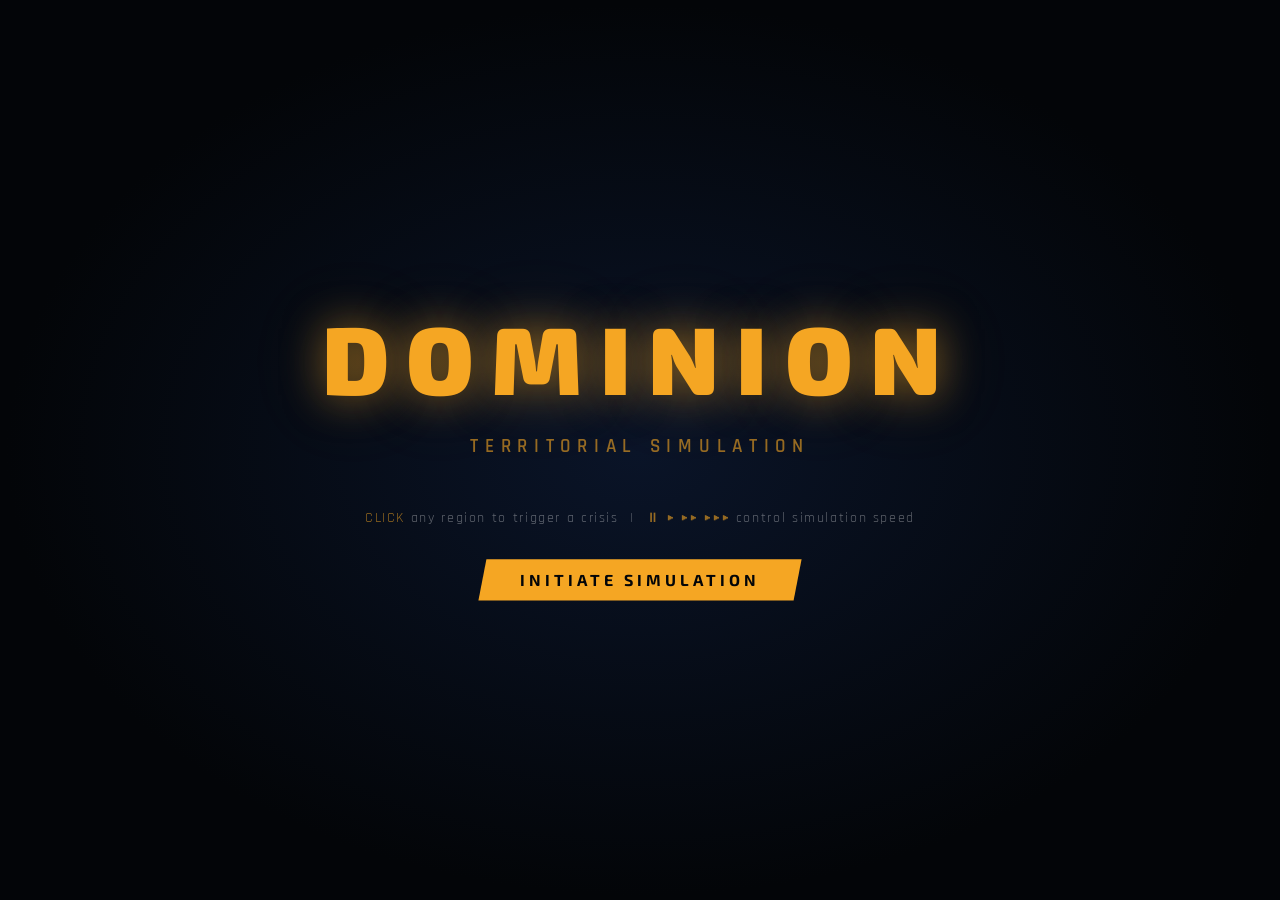
<file: dominion/index.html>
<!DOCTYPE html>
<html lang="en">
<head>
<meta charset="UTF-8">
<meta name="viewport" content="width=device-width, initial-scale=1.0">
<title>DOMINION — Territorial Simulation</title>
<link rel="preconnect" href="https://fonts.googleapis.com">
<link rel="preconnect" href="https://fonts.gstatic.com" crossorigin>
<link href="https://fonts.googleapis.com/css2?family=Rajdhani:wght@400;600;700&family=Exo+2:wght@400;700;900&display=swap" rel="stylesheet">
<style>
*{margin:0;padding:0;box-sizing:border-box;}
body{background:#030508;overflow:hidden;font-family:'Rajdhani',sans-serif;color:#fff;}
canvas{position:fixed;top:0;left:0;width:100%;height:100%;display:block;}
#menu{
  position:fixed;inset:0;z-index:20;display:flex;flex-direction:column;
  align-items:center;justify-content:center;
  background:radial-gradient(ellipse at center,#0a1428 0%,#030508 70%);
}
#menu h1{
  font-family:'Exo 2',sans-serif;font-weight:900;font-size:clamp(3rem,8vw,6rem);
  letter-spacing:0.18em;color:#f5a623;
  text-shadow:0 0 40px rgba(245,166,35,0.5),0 0 80px rgba(245,166,35,0.2);
  margin-bottom:0.2em;
}
#menu .sub{
  font-family:'Rajdhani',sans-serif;font-weight:600;font-size:clamp(0.9rem,2vw,1.2rem);
  letter-spacing:0.35em;color:rgba(245,166,35,0.6);margin-bottom:2.4em;
  text-transform:uppercase;
}
#menu .controls{
  font-size:0.85rem;letter-spacing:0.12em;color:rgba(255,255,255,0.35);
  margin-bottom:2em;line-height:2;text-align:center;
}
#menu .controls span{color:rgba(245,166,35,0.6);}
#start-btn{
  font-family:'Exo 2',sans-serif;font-weight:700;font-size:1rem;
  letter-spacing:0.25em;color:#030508;background:#f5a623;
  border:none;padding:0.7em 2.6em;cursor:pointer;
  clip-path:polygon(8px 0%,100% 0%,calc(100% - 8px) 100%,0% 100%);
  transition:background 0.15s,box-shadow 0.15s;
}
#start-btn:hover{background:#ffc040;box-shadow:0 0 24px rgba(245,166,35,0.5);}
</style>
</head>
<body>

<canvas id="c"></canvas>

<div id="menu">
  <h1>DOMINION</h1>
  <div class="sub">TERRITORIAL SIMULATION</div>
  <div class="controls">
    <span>CLICK</span> any region to trigger a crisis &nbsp;|&nbsp;
    <span>⏸ ▶ ▶▶ ▶▶▶</span> control simulation speed
  </div>
  <button id="start-btn">INITIATE SIMULATION</button>
</div>

<script>
'use strict';

// ── Canvas setup ──────────────────────────────────────────────────────────────
const canvas = document.getElementById('c');
const ctx = canvas.getContext('2d');
let W = 0, H = 0;

function resize() {
  const dpr = window.devicePixelRatio || 1;
  W = window.innerWidth;
  H = window.innerHeight;
  canvas.width  = W * dpr;
  canvas.height = H * dpr;
  ctx.setTransform(dpr, 0, 0, dpr, 0, 0);
}
resize();
window.addEventListener('resize', () => { resize(); rebuildMapImage(); });

// ── Seeded RNG ────────────────────────────────────────────────────────────────
function makeRNG(seed) {
  let s = seed >>> 0;
  return () => {
    s = (Math.imul(s, 1664525) + 1013904223) >>> 0;
    return s / 4294967296;
  };
}

// ── World constants ───────────────────────────────────────────────────────────
const GRID_W = 160;
const GRID_H = 90;
const N = GRID_W * GRID_H;

const TERRAIN_OCEAN   = 0;
const TERRAIN_SHALLOW = 1;
const TERRAIN_PLAINS  = 2;
const TERRAIN_FOREST  = 3;
const TERRAIN_MOUNTAIN= 4;

// Terrain colors [r,g,b]
const TERRAIN_COLORS = [
  [3,  7,  18],   // OCEAN
  [5,  10, 28],   // SHALLOW
  [8,  16, 10],   // PLAINS
  [6,  14, 8],    // FOREST
  [14, 14, 12],   // MOUNTAIN
];

// Faction definitions: index 1–5
const FACTIONS = [
  null, // 0 = unowned
  { name: 'CORPORATE BLOC',   short: 'CORP', color: [245, 166,  35] },
  { name: 'FEDERAL APPARATUS',short: 'FED',  color: [204,  34,  68] },
  { name: 'PACIFIC ALLIANCE', short: 'PAC',  color: [ 34, 170, 204] },
  { name: 'SOVEREIGN UNION',  short: 'SOV',  color: [136,  68, 187] },
  { name: 'EASTERN COALITION',short: 'EAST', color: [ 68, 170,  85] },
];

// Starting positions (grid coords) for each faction
const FACTION_STARTS = [
  null,
  { gx: 20,  gy: 30 },  // CORP
  { gx: 50,  gy: 20 },  // FED
  { gx: 110, gy: 35 },  // PAC
  { gx: 30,  gy: 65 },  // SOV
  { gx: 130, gy: 55 },  // EAST
];

// Simulation speed intervals (ms per tick). Index = speed level.
const SIM_INTERVALS = [Infinity, 480, 130, 40];

// Offscreen canvas for the pixel map
const offCanvas = document.createElement('canvas');
offCanvas.width  = GRID_W;
offCanvas.height = GRID_H;
const offCtx = offCanvas.getContext('2d');
const imgData = offCtx.createImageData(GRID_W, GRID_H);

// ── World state ───────────────────────────────────────────────────────────────
let terrain    = new Uint8Array(N);
let cellOwner  = new Uint8Array(N);
let cellStr    = new Uint8Array(N);
let factionCells = new Int32Array(6);  // [0..5], index 0 unused

let simSpeed    = 1;       // 0=pause,1,2,3
let simTimer    = 0;       // ms accumulator for tick
let tickCount   = 0;
let year        = 2025;
let eventLog    = [];      // [{text,alpha}]
let hoverCell   = -1;      // grid index under mouse
let victoryFaction = 0;
let gameState   = 'MENU';  // MENU, PLAYING, VICTORY

// Speed button rects (logical coords, populated in drawHUD)
let speedBtnRects = [];
let restartBtnRect = null;

let extraTicksFor  = 0;   // faction ID currently in "campaign" mode
let extraTicksLeft = 0;   // ticks remaining

// Mouse position (logical)
let mouseX = 0, mouseY = 0;

// ── Terrain generation ────────────────────────────────────────────────────────
const PEAKS = [
  { x: 0.20, y: 0.40, h: 1.0, sx: 0.14, sy: 0.18 },
  { x: 0.38, y: 0.28, h: 0.9, sx: 0.12, sy: 0.15 },
  { x: 0.55, y: 0.45, h: 0.95,sx: 0.16, sy: 0.14 },
  { x: 0.72, y: 0.30, h: 0.85,sx: 0.13, sy: 0.16 },
  { x: 0.85, y: 0.55, h: 0.9, sx: 0.12, sy: 0.17 },
  { x: 0.25, y: 0.70, h: 0.80,sx: 0.14, sy: 0.12 },
  { x: 0.50, y: 0.72, h: 0.75,sx: 0.10, sy: 0.11 },
  { x: 0.78, y: 0.68, h: 0.82,sx: 0.13, sy: 0.13 },
  { x: 0.12, y: 0.58, h: 0.70,sx: 0.09, sy: 0.13 },
  { x: 0.62, y: 0.18, h: 0.78,sx: 0.11, sy: 0.10 },
  { x: 0.42, y: 0.55, h: 0.65,sx: 0.08, sy: 0.09 },
  { x: 0.90, y: 0.38, h: 0.72,sx: 0.09, sy: 0.12 },
  { x: 0.33, y: 0.45, h: 0.60,sx: 0.07, sy: 0.08 },
  { x: 0.68, y: 0.60, h: 0.68,sx: 0.10, sy: 0.10 },
];

function generateTerrain() {
  const rng = makeRNG(12345);
  for (let i = 0; i < N; i++) {
    const gx = i % GRID_W;
    const gy = Math.floor(i / GRID_W);
    const fx = gx / GRID_W;
    const fy = gy / GRID_H;

    let val = 0;
    for (const p of PEAKS) {
      const dx = (fx - p.x) / p.sx;
      const dy = (fy - p.y) / p.sy;
      const v  = p.h * Math.exp(-(dx*dx + dy*dy));
      if (v > val) val = v;
    }

    // micro-detail noise
    val += Math.sin(fx * 18.3 + fy * 11.7) * 0.05;
    val += Math.sin(fx * 7.1  - fy * 13.4) * 0.04;
    val += (rng() - 0.5) * 0.06;

    let t;
    if      (val < 0.28) t = TERRAIN_OCEAN;
    else if (val < 0.36) t = TERRAIN_SHALLOW;
    else if (val < 0.62) t = TERRAIN_PLAINS;
    else if (val < 0.80) t = TERRAIN_FOREST;
    else                 t = TERRAIN_MOUNTAIN;

    terrain[i] = t;
  }
}

function isLand(t) {
  return t >= TERRAIN_PLAINS;
}

// ── Place faction starting cells ──────────────────────────────────────────────
function placeFactions() {
  cellOwner.fill(0);
  cellStr.fill(0);
  factionCells.fill(0);

  for (let f = 1; f <= 5; f++) {
    const { gx, gy } = FACTION_STARTS[f];
    // Find nearest land cell to the start position
    let bestIdx = -1;
    let bestDist = Infinity;
    for (let dy = -8; dy <= 8; dy++) {
      for (let dx = -8; dx <= 8; dx++) {
        const nx = gx + dx, ny = gy + dy;
        if (nx < 0 || nx >= GRID_W || ny < 0 || ny >= GRID_H) continue;
        const idx = ny * GRID_W + nx;
        if (!isLand(terrain[idx])) continue;
        const dist = dx*dx + dy*dy;
        if (dist < bestDist) { bestDist = dist; bestIdx = idx; }
      }
    }
    if (bestIdx < 0) continue;
    // Seed a small cluster of cells
    const sx = bestIdx % GRID_W;
    const sy = Math.floor(bestIdx / GRID_W);
    for (let dy = -2; dy <= 2; dy++) {
      for (let dx = -2; dx <= 2; dx++) {
        const nx = sx + dx, ny = sy + dy;
        if (nx < 0 || nx >= GRID_W || ny < 0 || ny >= GRID_H) continue;
        const idx = ny * GRID_W + nx;
        if (!isLand(terrain[idx])) continue;
        if (cellOwner[idx] !== 0) continue;
        cellOwner[idx] = f;
        cellStr[idx]   = 200;
        factionCells[f]++;
      }
    }
  }
}

// ── Pixel map ─────────────────────────────────────────────────────────────────
function updateMapPixel(i) {
  const t = terrain[i];
  const owner = cellOwner[i];
  const str   = cellStr[i];
  const base  = TERRAIN_COLORS[t];
  const d     = imgData.data;
  const p     = i * 4;

  if (owner === 0) {
    d[p]   = base[0];
    d[p+1] = base[1];
    d[p+2] = base[2];
    d[p+3] = 255;
  } else {
    const fc   = FACTIONS[owner].color;
    const alpha = isLand(t) ? (0.3 + (str / 255) * 0.45) : 0.3;
    d[p]   = Math.round(base[0] * (1 - alpha) + fc[0] * alpha);
    d[p+1] = Math.round(base[1] * (1 - alpha) + fc[1] * alpha);
    d[p+2] = Math.round(base[2] * (1 - alpha) + fc[2] * alpha);
    d[p+3] = 255;
  }
}

function rebuildMapImage() {
  for (let i = 0; i < N; i++) updateMapPixel(i);
  offCtx.putImageData(imgData, 0, 0);
}

// ── Simulation ────────────────────────────────────────────────────────────────
const DIRS8 = [
  -GRID_W - 1, -GRID_W, -GRID_W + 1,
  -1,                    1,
   GRID_W - 1,  GRID_W,  GRID_W + 1,
];

function getNeighbors8(i) {
  const x = i % GRID_W;
  const y = Math.floor(i / GRID_W);
  const result = [];
  for (const d of DIRS8) {
    const ni = i + d;
    if (ni < 0 || ni >= N) continue;
    const nx = ni % GRID_W;
    const ny = Math.floor(ni / GRID_W);
    if (Math.abs(nx - x) > 1 || Math.abs(ny - y) > 1) continue;
    result.push(ni);
  }
  return result;
}

// Collect all owned land cells per faction (rebuild on demand, but we maintain factionCells count)
// For O(1) random owned-cell access we maintain per-faction pools lazily
let ownedByFaction = [[], [], [], [], [], []];
let poolDirty = true;

function rebuildPools() {
  for (let f = 0; f < 6; f++) ownedByFaction[f] = [];
  for (let i = 0; i < N; i++) {
    if (cellOwner[i] > 0 && isLand(terrain[i])) {
      ownedByFaction[cellOwner[i]].push(i);
    }
  }
  poolDirty = false;
}

function simTick(rng) {
  if (poolDirty) rebuildPools();

  const attempts = 280 + (extraTicksLeft > 0 && extraTicksFor > 0 ? 180 : 0);

  for (let iter = 0; iter < attempts; iter++) {
    // pick a random owned land cell from any faction with cells
    let owner = Math.floor(rng() * 5) + 1;
    const pool = ownedByFaction[owner];
    if (pool.length === 0) continue;
    const idx  = pool[Math.floor(rng() * pool.length)];
    if (cellOwner[idx] !== owner) continue; // stale pool entry

    const neighbors = getNeighbors8(idx);
    if (neighbors.length === 0) continue;
    const ni = neighbors[Math.floor(rng() * neighbors.length)];

    if (!isLand(terrain[ni])) continue;

    const nOwner = cellOwner[ni];

    if (nOwner === 0) {
      // Expand into empty land
      cellOwner[ni] = owner;
      cellStr[ni]   = 60;
      factionCells[owner]++;
      ownedByFaction[owner].push(ni);
      updateMapPixel(ni);
    } else if (nOwner !== owner) {
      // Attack
      const atkPow = Math.max(1, cellStr[idx] * (0.25 + rng() * 0.15));
      const newStr = cellStr[ni] - atkPow;
      if (newStr <= 0) {
        // Captured
        factionCells[nOwner]--;
        factionCells[owner]++;
        const oldPool = ownedByFaction[nOwner];
        const removeIdx = oldPool.indexOf(ni);
        if (removeIdx !== -1) oldPool.splice(removeIdx, 1);
        ownedByFaction[owner].push(ni);
        cellOwner[ni] = owner;
        cellStr[ni]   = 60;
        updateMapPixel(ni);
      } else {
        cellStr[ni] = Math.round(newStr);
        updateMapPixel(ni);
      }
    }
  }

  // Strength regen
  for (let r = 0; r < 180; r++) {
    const owner = Math.floor(rng() * 5) + 1;
    const pool  = ownedByFaction[owner];
    if (pool.length === 0) continue;
    const idx = pool[Math.floor(rng() * pool.length)];
    if (cellOwner[idx] === owner && cellStr[idx] < 255) {
      cellStr[idx] = Math.min(255, cellStr[idx] + 1);
      updateMapPixel(idx);
    }
  }

  if (extraTicksLeft > 0) extraTicksLeft--;

  tickCount++;
  year = 2025 + Math.floor(tickCount / 20);

  if (tickCount % 45 === 0) triggerRandomEvent(rng);
  if (tickCount % 15 === 0) checkVictory();
}

// ── Events ────────────────────────────────────────────────────────────────────
const EVENT_TYPES = [
  (f, rng) => { // Mobilize — boost 50 random cells
    const pool = ownedByFaction[f];
    for (let i = 0; i < 50 && pool.length > 0; i++) {
      const idx = pool[Math.floor(rng() * pool.length)];
      if (cellOwner[idx] === f) {
        cellStr[idx] = Math.min(255, cellStr[idx] + 40);
        updateMapPixel(idx);
      }
    }
    return `${FACTIONS[f].short} MOBILIZES`;
  },
  (f, rng) => { // Revolt — weaken 40 random cells
    const pool = ownedByFaction[f];
    for (let i = 0; i < 40 && pool.length > 0; i++) {
      const idx = pool[Math.floor(rng() * pool.length)];
      if (cellOwner[idx] === f) {
        cellStr[idx] = Math.max(1, cellStr[idx] - 40);
        updateMapPixel(idx);
      }
    }
    return `${FACTIONS[f].short} FACES REVOLT`;
  },
  (f, rng) => { // Campaign — extra expansion for 8 ticks
    extraTicksFor  = f;
    extraTicksLeft = 8;
    return `${FACTIONS[f].short} LAUNCHES CAMPAIGN`;
  },
  (f, rng) => { // Fortify borders — boost border cells
    const pool = ownedByFaction[f];
    let boosted = 0;
    for (let idx of pool) {
      if (boosted >= 60) break;
      if (cellOwner[idx] !== f) continue;
      const ns = getNeighbors8(idx);
      const isBorder = ns.some(ni => cellOwner[ni] !== f && isLand(terrain[ni]));
      if (isBorder) {
        cellStr[idx] = Math.min(255, cellStr[idx] + 30);
        updateMapPixel(idx);
        boosted++;
      }
    }
    return `${FACTIONS[f].short} FORTIFIES BORDERS`;
  },
  (f, rng) => { // Economic collapse — weaken 60 random cells
    const pool = ownedByFaction[f];
    for (let i = 0; i < 60 && pool.length > 0; i++) {
      const idx = pool[Math.floor(rng() * pool.length)];
      if (cellOwner[idx] === f) {
        cellStr[idx] = Math.max(1, cellStr[idx] - 30);
        updateMapPixel(idx);
      }
    }
    return `${FACTIONS[f].short} SUFFERS ECONOMIC COLLAPSE`;
  },
];

function triggerRandomEvent(rng) {
  // Find factions that actually have cells
  const active = [];
  for (let f = 1; f <= 5; f++) {
    if (factionCells[f] > 0) active.push(f);
  }
  if (active.length === 0) return;
  const f    = active[Math.floor(rng() * active.length)];
  const type = EVENT_TYPES[Math.floor(rng() * EVENT_TYPES.length)];
  const text = type(f, rng);
  addEvent(text, f);
}

function addEvent(text, faction) {
  const color = faction ? FACTIONS[faction].color : null;
  eventLog.unshift({ text, color, alpha: 1.0 });
  if (eventLog.length > 4) eventLog.length = 4;
}

// ── Victory ───────────────────────────────────────────────────────────────────
function countLandCells() {
  let total = 0;
  for (let i = 0; i < N; i++) if (isLand(terrain[i])) total++;
  return total;
}

let totalLand = 0;

function checkVictory() {
  for (let f = 1; f <= 5; f++) {
    if (factionCells[f] / totalLand >= 0.80) {
      victoryFaction = f;
      gameState = 'VICTORY';
      return;
    }
  }
}

// ── Init / Reset ──────────────────────────────────────────────────────────────
const simRng = makeRNG(99991);

function initGame() {
  generateTerrain();
  placeFactions();
  totalLand = countLandCells();
  poolDirty = true;
  rebuildPools();
  rebuildMapImage();

  simSpeed  = 1;
  simTimer  = 0;
  tickCount = 0;
  year      = 2025;
  eventLog  = [];
  hoverCell = -1;
  victoryFaction = 0;
  extraTicksFor  = 0;
  extraTicksLeft = 0;
  gameState = 'PLAYING';
}

// ── Game loop ─────────────────────────────────────────────────────────────────
let loopGen  = 0;
let lastTime = 0;

function startGame() {
  initGame();
  lastTime = performance.now();
  const gen = ++loopGen;
  requestAnimationFrame(function frame(now) {
    if (loopGen !== gen) return;
    gameLoop(now);
    requestAnimationFrame(frame);
  });
}

function gameLoop(now) {
  const dt = Math.min(now - lastTime, 100);
  lastTime = now;

  if (gameState === 'PLAYING') {
    const interval = SIM_INTERVALS[simSpeed];
    if (isFinite(interval)) {
      simTimer += dt;
      while (simTimer >= interval) {
        simTimer -= interval;
        simTick(simRng);
        // flush pixel changes
        offCtx.putImageData(imgData, 0, 0);
        if (gameState !== 'PLAYING') break;
      }
    }
    // Fade event log
    for (const e of eventLog) e.alpha = Math.max(0, e.alpha - dt / 14000);
  }

  draw();
}

// ── Drawing ───────────────────────────────────────────────────────────────────
function draw() {
  ctx.fillStyle = '#030508';
  ctx.fillRect(0, 0, W, H);

  if (gameState === 'MENU') return;

  // Draw pixel map scaled to fill canvas
  ctx.imageSmoothingEnabled = false;
  ctx.drawImage(offCanvas, 0, 0, W, H);

  drawHUD();

  if (gameState === 'VICTORY') drawVictory();
}

// Map coordinate helpers
function cellToScreen(i) {
  const gx = i % GRID_W;
  const gy = Math.floor(i / GRID_W);
  return {
    x: (gx + 0.5) / GRID_W * W,
    y: (gy + 0.5) / GRID_H * H,
  };
}

function screenToCell(sx, sy) {
  const gx = Math.floor(sx / W * GRID_W);
  const gy = Math.floor(sy / H * GRID_H);
  if (gx < 0 || gx >= GRID_W || gy < 0 || gy >= GRID_H) return -1;
  return gy * GRID_W + gx;
}

function drawHUD() {
  const pad = 12;
  speedBtnRects = [];

  // ── Territory bars (top center) ──────────────────────────────────────────
  const barW  = Math.min(500, W * 0.55);
  const barH  = 10;
  const barX  = (W - barW) / 2;
  const barY  = pad;

  // Background track
  ctx.fillStyle = 'rgba(0,0,0,0.55)';
  ctx.beginPath();
  ctx.roundRect(barX - 2, barY - 2, barW + 4, barH + 4, 3);
  ctx.fill();

  let cumX = barX;
  for (let f = 1; f <= 5; f++) {
    const frac = factionCells[f] / totalLand;
    const segW = frac * barW;
    if (segW < 0.5) continue;
    const [r,g,b] = FACTIONS[f].color;
    ctx.fillStyle = `rgb(${r},${g},${b})`;
    ctx.fillRect(cumX, barY, segW, barH);
    cumX += segW;
  }

  // ── Year (top left) ──────────────────────────────────────────────────────
  ctx.font = '700 13px "Exo 2"';
  ctx.letterSpacing = '0.12em';
  ctx.fillStyle = 'rgba(245,166,35,0.85)';
  ctx.textAlign = 'left';
  ctx.fillText(`YEAR ${year}`, pad, pad + 10);
  ctx.letterSpacing = '0';

  // ── Faction legend (top right) ────────────────────────────────────────────
  ctx.textAlign = 'right';
  let ly = pad + 2;
  for (let f = 1; f <= 5; f++) {
    const [r,g,b] = FACTIONS[f].color;
    const pct = ((factionCells[f] / totalLand) * 100).toFixed(1);
    ctx.fillStyle = `rgb(${r},${g},${b})`;
    ctx.font = '600 11px "Rajdhani"';
    ctx.fillText(`${FACTIONS[f].short}  ${pct}%`, W - pad, ly + 10);
    ly += 14;
  }

  // ── Speed buttons (bottom right) ─────────────────────────────────────────
  const labels  = ['⏸', '▶', '▶▶', '▶▶▶'];
  const btnW    = 38;
  const btnH    = 28;
  const btnGap  = 6;
  const totalBtnW = labels.length * btnW + (labels.length - 1) * btnGap;
  let bx = W - pad - totalBtnW;
  const by = H - pad - btnH;

  for (let i = 0; i < labels.length; i++) {
    const rx = bx + i * (btnW + btnGap);
    speedBtnRects.push({ x: rx, y: by, w: btnW, h: btnH, speed: i });

    const active = simSpeed === i;
    ctx.fillStyle = active ? 'rgba(245,166,35,0.8)' : 'rgba(10,16,32,0.7)';
    ctx.strokeStyle = active ? 'rgba(245,166,35,1)' : 'rgba(245,166,35,0.3)';
    ctx.lineWidth = 1;
    ctx.beginPath();
    ctx.roundRect(rx, by, btnW, btnH, 4);
    ctx.fill();
    ctx.stroke();

    ctx.fillStyle = active ? '#030508' : 'rgba(245,166,35,0.75)';
    ctx.font = `${i === 3 ? '10' : '12'}px "Rajdhani"`;
    ctx.textAlign = 'center';
    ctx.textBaseline = 'middle';
    ctx.fillText(labels[i], rx + btnW / 2, by + btnH / 2);
  }
  ctx.textBaseline = 'alphabetic';

  // ── Event log (bottom left) ───────────────────────────────────────────────
  ctx.textAlign = 'left';
  let ely = H - pad - 14;
  for (let e = 0; e < eventLog.length; e++) {
    const ev = eventLog[e];
    const col = ev.color ? ev.color : [245, 166, 35];
    const a   = ev.alpha * (e === 0 ? 1.0 : 0.6 - e * 0.12);
    ctx.fillStyle = `rgba(${col[0]},${col[1]},${col[2]},${Math.max(0, a)})`;
    ctx.font = `${e === 0 ? '600' : '400'} ${e === 0 ? 12 : 10}px "Rajdhani"`;
    ctx.fillText(ev.text, pad, ely);
    ely -= (e === 0 ? 16 : 13);
  }

  // ── Hover info (bottom center) ────────────────────────────────────────────
  if (hoverCell >= 0 && cellOwner[hoverCell] > 0) {
    const f    = cellOwner[hoverCell];
    const str  = cellStr[hoverCell];
    const [r,g,b] = FACTIONS[f].color;
    const text  = `${FACTIONS[f].name}  STR ${str}`;
    ctx.font = '600 11px "Rajdhani"';
    ctx.textAlign = 'center';
    ctx.fillStyle = `rgba(${r},${g},${b},0.9)`;
    ctx.fillText(text, W / 2, H - pad - 4);
  }

  ctx.textAlign = 'left';
}

function drawVictory() {
  const f  = victoryFaction;
  const [r,g,b] = FACTIONS[f].color;

  // Dark overlay
  ctx.fillStyle = 'rgba(3,5,8,0.82)';
  ctx.fillRect(0, 0, W, H);

  // Glow behind text
  const glow = ctx.createRadialGradient(W/2, H/2, 0, W/2, H/2, W*0.35);
  glow.addColorStop(0, `rgba(${r},${g},${b},0.18)`);
  glow.addColorStop(1, 'rgba(0,0,0,0)');
  ctx.fillStyle = glow;
  ctx.fillRect(0, 0, W, H);

  ctx.textAlign = 'center';
  ctx.textBaseline = 'middle';

  // "DOMINION ACHIEVED"
  ctx.font = '900 clamp(2rem,6vw,4rem)/1 "Exo 2"';
  const fontSize = Math.min(W * 0.06, 56);
  ctx.font = `900 ${fontSize}px "Exo 2"`;
  ctx.fillStyle = `rgb(${r},${g},${b})`;
  ctx.shadowColor = `rgb(${r},${g},${b})`;
  ctx.shadowBlur  = 30;
  ctx.fillText('DOMINION ACHIEVED', W/2, H/2 - fontSize * 1.4);
  ctx.shadowBlur  = 0;

  // Faction name
  ctx.font = `700 ${fontSize * 0.5}px "Exo 2"`;
  ctx.fillStyle = '#ffffff';
  ctx.letterSpacing = '0.2em';
  ctx.fillText(FACTIONS[f].name, W/2, H/2 - fontSize * 0.5);
  ctx.letterSpacing = '0';

  // Year
  ctx.font = `400 ${fontSize * 0.35}px "Rajdhani"`;
  ctx.fillStyle = 'rgba(255,255,255,0.55)';
  ctx.fillText(`YEAR ${year}`, W/2, H/2 + fontSize * 0.3);

  // Restart button
  const rbW = 180, rbH = 44;
  const rbX = W/2 - rbW/2;
  const rbY = H/2 + fontSize * 1.2;
  restartBtnRect = { x: rbX, y: rbY, w: rbW, h: rbH };

  ctx.fillStyle = `rgba(${r},${g},${b},0.15)`;
  ctx.strokeStyle = `rgba(${r},${g},${b},0.7)`;
  ctx.lineWidth = 1.5;
  ctx.beginPath();
  ctx.roundRect(rbX, rbY, rbW, rbH, 6);
  ctx.fill();
  ctx.stroke();

  ctx.font = '700 14px "Exo 2"';
  ctx.letterSpacing = '0.2em';
  ctx.fillStyle = `rgb(${r},${g},${b})`;
  ctx.fillText('RESTART', W/2, rbY + rbH/2);
  ctx.letterSpacing = '0';

  ctx.textBaseline = 'alphabetic';
}

// ── Input ─────────────────────────────────────────────────────────────────────
function inRect(rx, ry, rw, rh, mx, my) {
  return mx >= rx && mx <= rx + rw && my >= ry && my <= ry + rh;
}

function handleClick(lx, ly) {
  if (gameState === 'MENU') return;

  if (gameState === 'VICTORY') {
    if (restartBtnRect && inRect(restartBtnRect.x, restartBtnRect.y, restartBtnRect.w, restartBtnRect.h, lx, ly)) {
      startGame();
    }
    return;
  }

  // Speed buttons
  for (const btn of speedBtnRects) {
    if (inRect(btn.x, btn.y, btn.w, btn.h, lx, ly)) {
      simSpeed = btn.speed;
      simTimer = 0;
      return;
    }
  }

  // Crisis click on map
  if (gameState === 'PLAYING') {
    triggerCrisis(lx, ly);
  }
}

function triggerCrisis(sx, sy) {
  const cellW = W / GRID_W;
  const cellH = H / GRID_H;
  const radius = 10; // in grid cells

  const cx = sx / W * GRID_W;
  const cy = sy / H * GRID_H;

  let changed = false;
  for (let gy = Math.max(0, Math.floor(cy - radius)); gy < Math.min(GRID_H, Math.ceil(cy + radius)); gy++) {
    for (let gx = Math.max(0, Math.floor(cx - radius)); gx < Math.min(GRID_W, Math.ceil(cx + radius)); gx++) {
      const dist = Math.sqrt((gx - cx) ** 2 + (gy - cy) ** 2);
      if (dist > radius) continue;
      const idx = gy * GRID_W + gx;
      if (cellOwner[idx] === 0 || !isLand(terrain[idx])) continue;
      const weaken = Math.round((1 - dist / radius) * 60 + 10);
      const newStr = cellStr[idx] - weaken;
      if (newStr <= 0) {
        factionCells[cellOwner[idx]]--;
        const oldF = cellOwner[idx];
        const oldPool = ownedByFaction[oldF];
        const ri = oldPool.indexOf(idx);
        if (ri !== -1) oldPool.splice(ri, 1);
        cellOwner[idx] = 0;
        cellStr[idx]   = 0;
      } else {
        cellStr[idx] = newStr;
      }
      updateMapPixel(idx);
      changed = true;
    }
  }
  if (changed) {
    offCtx.putImageData(imgData, 0, 0);
    addEvent('CRISIS TRIGGERED', null);
  }
}

canvas.addEventListener('mousemove', e => {
  const rect = canvas.getBoundingClientRect();
  const dpr  = window.devicePixelRatio || 1;
  const lx   = (e.clientX - rect.left);
  const ly   = (e.clientY - rect.top);
  mouseX = lx; mouseY = ly;
  hoverCell  = screenToCell(lx, ly);
});

canvas.addEventListener('click', e => {
  const rect = canvas.getBoundingClientRect();
  const lx   = e.clientX - rect.left;
  const ly   = e.clientY - rect.top;
  handleClick(lx, ly);
});

canvas.addEventListener('touchstart', e => {
  e.preventDefault();
  const rect = canvas.getBoundingClientRect();
  const t    = e.touches[0];
  const lx   = t.clientX - rect.left;
  const ly   = t.clientY - rect.top;
  handleClick(lx, ly);
}, { passive: false });

// ── Menu ──────────────────────────────────────────────────────────────────────
document.getElementById('start-btn').addEventListener('click', () => {
  document.getElementById('menu').style.display = 'none';
  startGame();
});
</script>
</body>
</html>
</file>
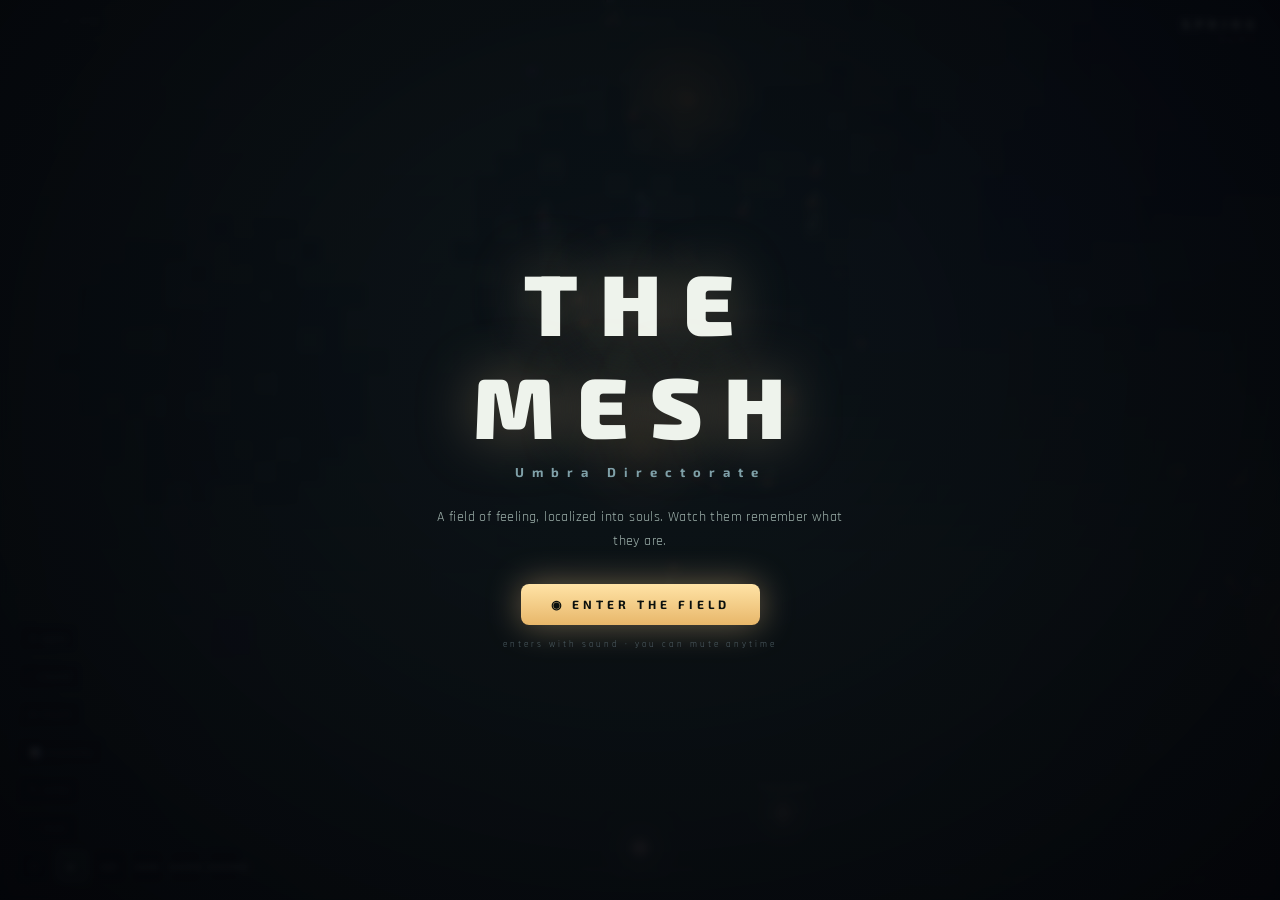
<file: mesh/index.html>
<!DOCTYPE html>
<html lang="en">
<head>
<meta charset="UTF-8">
<meta name="viewport" content="width=device-width,initial-scale=1.0,user-scalable=no">
<title>THE MESH — Umbra Directorate</title>
<link rel="preconnect" href="https://fonts.googleapis.com">
<link rel="preconnect" href="https://fonts.gstatic.com" crossorigin>
<link href="https://fonts.googleapis.com/css2?family=Exo+2:wght@400;700;900&family=Rajdhani:wght@400;600&display=swap" rel="stylesheet">
<link rel="stylesheet" href="style.css">
</head>
<body>

<a id="back" href="../">← CATALOG</a>

<canvas id="world"></canvas>

<!-- Cinematic event banner — fades in for the world's great moments -->
<div id="banner"></div>

<!-- The Chronicle — a living feed of the world's unfolding story -->
<div id="chronicle"></div>

<!-- Intro veil — first impression + the gesture that unlocks audio -->
<div id="intro">
  <div id="intro-inner">
    <div id="intro-title">THE MESH</div>
    <div id="intro-sub">Umbra Directorate</div>
    <div id="intro-body">A field of feeling, localized into souls. Watch them remember what they are.</div>
    <button id="intro-enter">◉ ENTER THE FIELD</button>
    <div id="intro-note">enters with sound · you can mute anytime</div>
  </div>
</div>

<!-- Ambient UI -->
<div id="ui">
  <div id="clock">
    <div id="season">SPRING</div>
    <div id="timeofday">DAWN</div>
  </div>
  <div id="resonance-wrap">
    <div id="resonance-glyph"></div>
    <div id="resonance-label">FIELD CLARITY</div>
  </div>
  <div id="pop">— souls</div>
  <div id="alerts" style="display:none"></div>
</div>

<!-- Sim speed controls -->
<div id="speed-ctl">
  <button data-spd="0" title="pause">⏸</button>
  <button data-spd="1.05" class="active" title="slow">▶</button>
  <button data-spd="3" title="normal">▶▶</button>
  <button data-spd="7.5" title="fast">▶▶▶</button>
  <button data-spd="15" title="very fast">▶▶▶▶</button>
  <button data-spd="30" title="ludicrous">▶▶▶▶▶</button>
</div>

<!-- field overlay toggle — off by default, an optional deeper look beneath the living world -->
<div id="field-ctl">
  <button id="field-toggle" title="show the field beneath">◌ field</button>
</div>

<!-- underground view toggle — switches the camera to the mine's separate cave map -->
<div id="mine-ctl">
  <button id="mine-toggle" title="view the mine below">⛏ mine</button>
</div>

<!-- economy dashboard toggle — settlement & faction breakdown, off by default -->
<div id="econ-ctl">
  <button id="econ-toggle" title="see the economy">📊 economy</button>
</div>

<!-- divine touch toggle — lets the observer bless a place, easing fragmentation -->
<div id="touch-ctl">
  <button id="touch-toggle" title="reach into the field">✷ touch</button>
</div>

<!-- ambient sound toggle -->
<div id="audio-ctl">
  <button id="audio-toggle" title="the world's voice">♪ sound</button>
</div>

<!-- the Book of Ages — the world's whole remembered history -->
<div id="ages-ctl">
  <button id="ages-toggle" title="read the world's history">✶ ages</button>
</div>

<!-- The Book of Ages (full-screen illuminated history) -->
<div id="ages-book">
  <button id="ages-book-close" aria-label="close">✕</button>
  <div id="ages-book-inner">
    <div id="ages-book-title">THE BOOK OF AGES</div>
    <div id="ages-book-sub">the remembered history of the Mesh</div>
    <div id="ages-book-now"></div>
    <div id="ages-book-body"></div>
  </div>
</div>

<!-- Economy dashboard (settlement + faction tables) -->
<div id="econ-panel">
  <button id="econ-panel-close" aria-label="close">✕</button>
  <div id="econ-panel-title">THE ECONOMY</div>
  <div class="econ-section-label">settlements</div>
  <div id="econ-settlements" class="econ-table"></div>
  <div class="econ-section-label">factions</div>
  <div id="econ-factions" class="econ-table"></div>
</div>

<!-- Agent inspector (deep panel — tap an agent to open) -->
<div id="agent-panel">
  <button id="panel-close" aria-label="close">✕</button>
  <div id="panel-name">—</div>
  <div id="panel-faction">—</div>
  <div id="panel-age">—</div>
  <div id="panel-action">—</div>
  <div class="panel-stats">
    <div class="stat-row"><span id="stat-label-1">energy</span><div class="bar"><div id="bar-energy" class="bar-fill"></div></div></div>
    <div class="stat-row"><span id="stat-label-2">hunger</span><div class="bar"><div id="bar-hunger" class="bar-fill hunger"></div></div></div>
    <div class="stat-row"><span id="stat-label-3">social</span><div class="bar"><div id="bar-social" class="bar-fill social"></div></div></div>
    <div class="stat-row"><span id="stat-label-4">joy</span><div class="bar"><div id="bar-joy" class="bar-fill joy"></div></div></div>
  </div>
  <div id="panel-bond-row">bonded with <span id="panel-bond">—</span></div>
  <div id="panel-inv"></div>
  <div id="panel-mem-label">memory</div>
  <div id="panel-mem"></div>
</div>

<div id="hint">drag to pan · scroll to zoom · tap a soul, building, or resource to inspect</div>

<!-- Engine — classic scripts, ordered by dependency -->
<script src="src/world.js"></script>
<script src="src/underground.js"></script>
<script src="src/factions.js"></script>
<script src="src/economy.js"></script>
<script src="src/behaviors.js"></script>
<script src="src/mesh.js"></script>
<script src="src/agents.js"></script>
<script src="src/events.js"></script>
<script src="src/audio.js"></script>
<script src="src/fx.js"></script>
<script src="src/renderer.js"></script>
<script src="src/ui.js"></script>
<script src="src/main.js"></script>
</body>
</html>
</file>
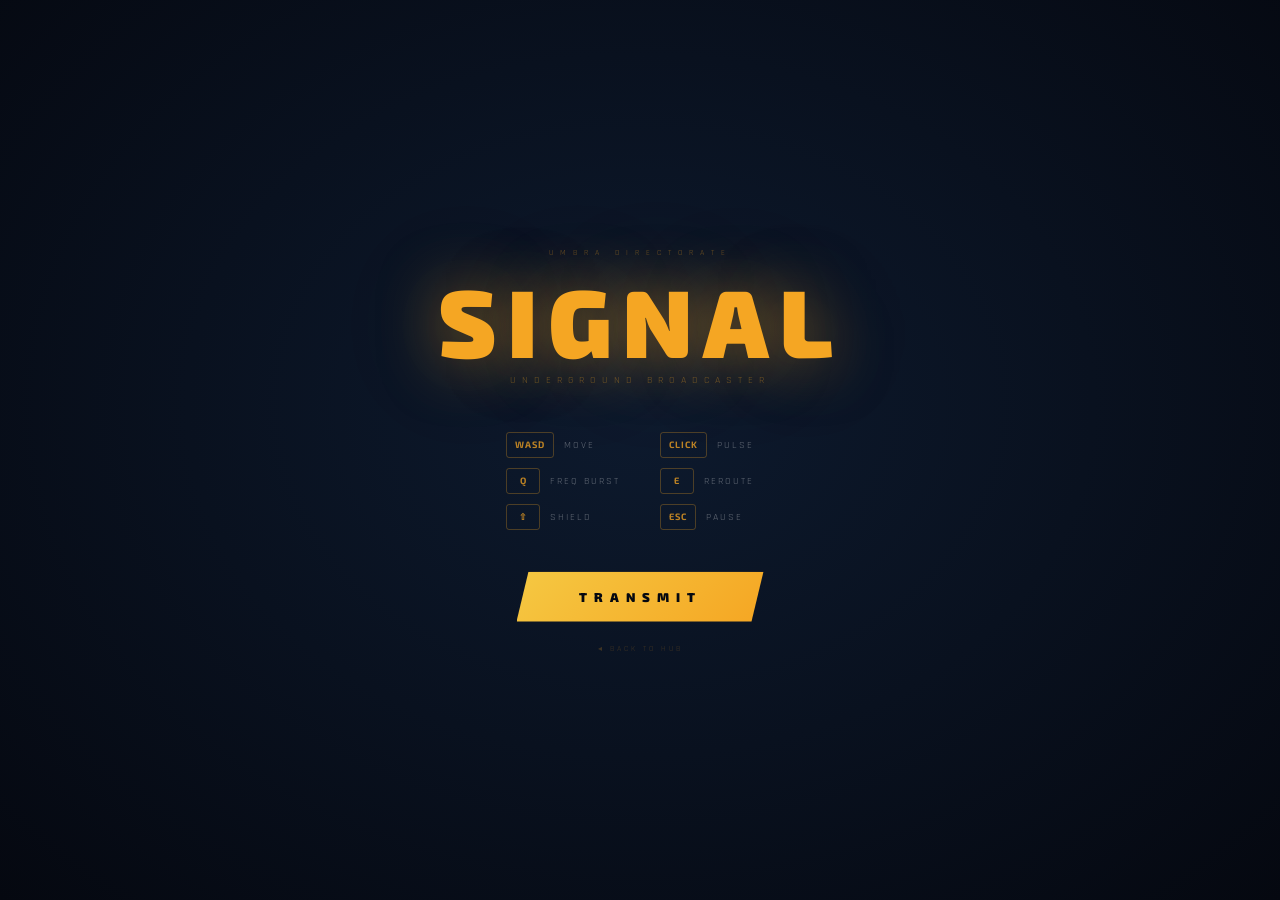
<file: signal/index.html>
<!DOCTYPE html>
<html lang="en">
<head>
<meta charset="UTF-8">
<meta name="viewport" content="width=device-width, initial-scale=1.0, user-scalable=no">
<title>SIGNAL — UMBRA DIRECTORATE</title>
<link rel="preconnect" href="https://fonts.googleapis.com">
<link rel="preconnect" href="https://fonts.gstatic.com" crossorigin>
<link href="https://fonts.googleapis.com/css2?family=Exo+2:wght@700;900&family=Rajdhani:wght@400;600&display=swap" rel="stylesheet">
<style>
*,*::before,*::after{margin:0;padding:0;box-sizing:border-box;}
html,body{width:100%;height:100%;overflow:hidden;touch-action:none;background:#050810;}
canvas{display:block;position:fixed;top:0;left:0;width:100%;height:100%;}

#menu{
  position:fixed;inset:0;z-index:30;
  display:flex;flex-direction:column;align-items:center;justify-content:center;
  background:radial-gradient(ellipse at 50% 45%,#0d1a2e 0%,#050810 100%);
  font-family:'Rajdhani',sans-serif;
  transition:opacity 0.5s;
}
#menu.gone{opacity:0;pointer-events:none;}
.menu-studio{font-size:0.52rem;letter-spacing:7px;color:rgba(245,166,35,0.4);margin-bottom:14px;}
.menu-title{font-family:'Exo 2',sans-serif;font-weight:900;font-size:clamp(3.2rem,11vw,6rem);letter-spacing:10px;color:#f5a623;text-shadow:0 0 60px rgba(245,166,35,0.5),0 0 120px rgba(245,166,35,0.18);margin-bottom:6px;line-height:1;}
.menu-sub{font-size:0.6rem;letter-spacing:6px;color:rgba(245,166,35,0.38);margin-bottom:46px;}
.controls-grid{display:grid;grid-template-columns:1fr 1fr;gap:10px 40px;margin-bottom:42px;}
.ctrl-row{display:flex;align-items:center;gap:10px;}
.key{display:inline-flex;align-items:center;justify-content:center;font-family:'Exo 2',sans-serif;font-weight:700;font-size:0.58rem;letter-spacing:1px;min-width:34px;height:26px;padding:0 8px;background:transparent;border:1px solid rgba(245,166,35,0.28);border-radius:3px;color:rgba(245,166,35,0.75);}
.ctrl-label{font-size:0.63rem;letter-spacing:2px;color:rgba(255,255,255,0.35);}
.mobile-hint{display:none;font-size:0.56rem;letter-spacing:2px;color:rgba(245,166,35,0.38);text-align:center;line-height:2.3;margin-bottom:38px;}
@media(pointer:coarse){.controls-grid{display:none;}.mobile-hint{display:block;}}
#start-btn{font-family:'Exo 2',sans-serif;font-weight:900;font-size:0.8rem;letter-spacing:7px;color:#050810;background:linear-gradient(135deg,#f5c842,#f5a623);border:none;padding:17px 62px;cursor:pointer;clip-path:polygon(12px 0%,100% 0%,calc(100% - 12px) 100%,0% 100%);box-shadow:0 0 40px rgba(245,166,35,0.4);transition:transform 0.15s,box-shadow 0.15s;margin-bottom:22px;}
#start-btn:hover{transform:scale(1.04);box-shadow:0 0 60px rgba(245,166,35,0.65);}
.menu-back{font-size:0.47rem;letter-spacing:3px;color:rgba(245,166,35,0.22);text-decoration:none;transition:color 0.2s;}
.menu-back:hover{color:rgba(245,166,35,0.5);}

#gameover{
  position:fixed;inset:0;z-index:30;
  display:none;flex-direction:column;align-items:center;justify-content:center;
  background:radial-gradient(ellipse at center,rgba(12,8,22,0.97) 0%,rgba(3,4,10,0.99) 100%);
  font-family:'Rajdhani',sans-serif;text-align:center;
}
.go-title{font-family:'Exo 2',sans-serif;font-weight:900;font-size:clamp(1.6rem,5vw,2.8rem);letter-spacing:5px;color:#f5a623;text-shadow:0 0 30px rgba(245,166,35,0.35);margin-bottom:8px;}
.go-reason{font-size:0.54rem;letter-spacing:4px;color:rgba(245,166,35,0.38);margin-bottom:34px;}
.go-stat{font-family:'Exo 2',sans-serif;font-weight:900;font-size:clamp(1.8rem,5vw,2.6rem);color:#fff;margin-bottom:4px;}
.go-label{font-size:0.53rem;letter-spacing:4px;color:rgba(255,255,255,0.3);margin-bottom:10px;}
.go-best{font-size:0.66rem;letter-spacing:3px;color:#f5a623;margin-bottom:38px;min-height:1em;}
#try-again{font-family:'Exo 2',sans-serif;font-weight:900;font-size:0.7rem;letter-spacing:5px;color:#fff;background:transparent;border:1.5px solid rgba(245,166,35,0.4);padding:14px 46px;cursor:pointer;margin-bottom:18px;transition:border-color 0.2s,color 0.2s;}
#try-again:hover{border-color:rgba(245,166,35,0.85);color:rgba(245,166,35,0.9);}
.go-hub{font-size:0.46rem;letter-spacing:3px;color:rgba(245,166,35,0.22);text-decoration:none;transition:color 0.2s;}
.go-hub:hover{color:rgba(245,166,35,0.5);}

#mob-btns{
  position:fixed;bottom:16px;right:14px;
  display:none;flex-direction:column;gap:9px;z-index:20;
}
@media(pointer:coarse){#mob-btns{display:flex;}}
.mob-btn{
  width:58px;height:58px;border-radius:50%;
  background:rgba(5,8,16,0.78);
  border:1.5px solid rgba(245,166,35,0.32);
  display:flex;flex-direction:column;align-items:center;justify-content:center;
  touch-action:none;user-select:none;-webkit-user-select:none;cursor:pointer;
}
.mob-btn-icon{font-size:1.2rem;line-height:1.1;}
.mob-btn-lbl{font-family:'Exo 2',sans-serif;font-size:0.42rem;letter-spacing:1px;color:rgba(245,166,35,0.65);margin-top:1px;}
</style>
</head>
<body>
<canvas id="canvas"></canvas>

<div id="menu">
  <div class="menu-studio">UMBRA DIRECTORATE</div>
  <div class="menu-title">SIGNAL</div>
  <div class="menu-sub">UNDERGROUND BROADCASTER</div>
  <div class="controls-grid">
    <div class="ctrl-row"><span class="key">WASD</span><span class="ctrl-label">MOVE</span></div>
    <div class="ctrl-row"><span class="key">CLICK</span><span class="ctrl-label">PULSE</span></div>
    <div class="ctrl-row"><span class="key">Q</span><span class="ctrl-label">FREQ BURST</span></div>
    <div class="ctrl-row"><span class="key">E</span><span class="ctrl-label">REROUTE</span></div>
    <div class="ctrl-row"><span class="key">⇧</span><span class="ctrl-label">SHIELD</span></div>
    <div class="ctrl-row"><span class="key">ESC</span><span class="ctrl-label">PAUSE</span></div>
  </div>
  <div class="mobile-hint">
    JOYSTICK — MOVE &nbsp;·&nbsp; TAP — PULSE<br>
    BUTTONS — BURST / REROUTE / SHIELD
  </div>
  <button id="start-btn">TRANSMIT</button>
  <a class="menu-back" href="../index.html">◂ BACK TO HUB</a>
</div>

<div id="gameover">
  <div class="go-title">BROADCAST TERMINATED</div>
  <div class="go-reason" id="go-reason">SHUT DOWN IN ROUND 1</div>
  <div class="go-stat" id="go-score">0</div>
  <div class="go-label">FINAL SCORE</div>
  <div class="go-best" id="go-best"></div>
  <button id="try-again">RETRANSMIT</button>
  <a class="go-hub" href="../index.html">◂ UMBRA DIRECTORATE</a>
</div>

<div id="mob-btns">
  <div class="mob-btn" id="mob-burst"><span class="mob-btn-icon">💥</span><span class="mob-btn-lbl">BURST</span></div>
  <div class="mob-btn" id="mob-reroute"><span class="mob-btn-icon">⚡</span><span class="mob-btn-lbl">REROUTE</span></div>
  <div class="mob-btn" id="mob-shield"><span class="mob-btn-icon">🛡</span><span class="mob-btn-lbl">SHIELD</span></div>
</div>

<script>
'use strict';

// ── CONSTANTS ──────────────────────────────────────────────────────
const PLAYER_SPEED   = 3.6;
const PLAYER_R       = 15;
const PULSE_R        = 138;
const PULSE_CD       = 380;
const BURST_R        = 275;
const BURST_CD       = 15000;
const BURST_CHARGES  = 3;
const BURST_REGEN    = 28000;
const REROUTE_CD     = 20000;
const SHIELD_CD      = 25000;
const SHIELD_DUR     = 3000;
const SIGNAL_RATE    = 3.8;    // %/s base fill rate
const VAN_ORBIT_R    = 118;
const VAN_ORBIT_SPD  = 0.44;   // rad/s
const VAN_RAID_ROTS  = 3;      // full rotations before raid
const BROADCAST_DUR  = 3000;   // ms
const LAWYER_DIS_DUR = 30000;

// ── UPGRADE POOL ───────────────────────────────────────────────────
const UPGRADE_POOL = [
  {id:'amplifier',   label:'AMPLIFIER',     desc:'Signal fills 40% faster.',             icon:'📡'},
  {id:'firewall',    label:'FIREWALL',       desc:'Shield cooldown reduced by 8s.',        icon:'🛡'},
  {id:'overclock',   label:'OVERCLOCK',      desc:'Pulse range +30px and deals +1 damage.',icon:'⚡'},
  {id:'frequency',   label:'FREQUENCY HOP',  desc:'Reroute cooldown reduced by 6s.',       icon:'↗'},
  {id:'extra_charge',label:'EXTRA CHARGE',   desc:'Freq. Burst gains +1 max charge.',      icon:'💥'},
  {id:'decryption',  label:'DECRYPTION',     desc:'Lawyer disable duration reduced by 12s.',icon:'🔓'},
  {id:'signal_armor',label:'SIGNAL ARMOR',   desc:'Jammer drain reduced 50%.',             icon:'🔰'},
  {id:'ghost_proto', label:'GHOST PROTOCOL', desc:'Drones and Vans move 20% slower.',      icon:'👻'},
];

// ── FACTS ──────────────────────────────────────────────────────────
const FACTS = [
  "The United States has conducted regime change operations in 72 countries since 1947.",
  "3 corporations control 88% of the world's seed supply.",
  "The CIA's venture capital arm In-Q-Tel has invested in over 200 companies.",
  "The United States incarcerates more people per capita than any nation on earth.",
  "Private equity firms acquired 1,500 physician practices in 2023 alone.",
  "The US has spent over $14 trillion on war since 2001.",
  "A child in America is more likely to die from gun violence than in any other wealthy nation.",
  "The top 1% own more wealth than the bottom 90% combined.",
  "The US military is the world's single largest institutional consumer of fossil fuels.",
  "6 corporations control over 90% of American media.",
  "Americans pay 3× more for insulin than patients in any other wealthy country.",
  "The US dropped more bombs on Laos per capita than any country in recorded history.",
  "More than 500,000 Americans experience homelessness on any given night.",
  "Two-thirds of Fortune 500 companies paid zero federal income tax in at least one year since 2001.",
  "The US has the highest rate of maternal mortality among all wealthy nations.",
  "Since 1980, the US prison population has grown by over 500%.",
  "The US spends more on its military than the next 9 countries combined.",
  "The richest 400 Americans own more wealth than the bottom 150 million combined.",
  "Workers in the US take fewer paid vacation days than workers in any other developed nation.",
  "The US has withdrawn from more international agreements than any other country since 2000.",
  "40% of food produced in the United States is thrown away each year.",
  "The US has conducted over 200 military interventions since 1800.",
  "Children in the US are twice as likely to live in poverty as children in most European nations.",
  "The US government has classified over 50 million documents per year in recent decades.",
];

// ── ROUND CONFIGS ──────────────────────────────────────────────────
const ROUNDS = [
  { name:'CEASE AND DESIST',   pool:['bot','bot','bot','lawyer','lawyer'],              interval:3400 },
  { name:'CORPORATE BLACKOUT', pool:['bot','bot','jammer','jammer','bot'],              interval:3000 },
  { name:'SURVEILLANCE STATE', pool:['van','van','drone','drone','bot'],                interval:2700 },
  { name:'INFORMATION WAR',    pool:['disinfo','disinfo','bot','disinfo','lawyer'],     interval:2400 },
  { name:'FULL CRACKDOWN',     pool:['bot','van','drone','jammer','disinfo','lawyer'],  interval:2100 },
];

// ── CANVAS + STATE ─────────────────────────────────────────────────
const canvas = document.getElementById('canvas');
const ctx    = canvas.getContext('2d');
let W = 0, H = 0;

let gameState   = 'MENU';
let score       = 0;
let bestScore   = parseInt(localStorage.getItem('sig_best')||'0');
let roundNum    = 0;
let signal      = 0;
let spawnTimer  = 1500;
let loopGen     = 0;
let lastTime    = 0;
let paused      = false;
let mouseX      = 0, mouseY = 0;

let broadcastTimer = 0;
let broadcastFact  = '';
let broadcastFlash = 0;

let upgrades       = {};
let upgradeChoices = [];
let upgradeRects   = [];

const player = {
  x:0, y:0, vx:0, vy:0,
  pulseCd:0,
  burstCd:0, burstCharges:BURST_CHARGES, burstRegenTimer:0,
  rerouteCd:0,
  shieldCd:0, shieldUntil:0,
  disabledAbility:'', disableTimer:0,
};

let threats    = [];
let particles  = [];
let rings      = [];

const keys = {};
const joystick = { active:false, id:null, sx:0, sy:0, dx:0, dy:0 };

// ── ROUND HELPER ───────────────────────────────────────────────────
function getRoundCfg(){
  const idx   = Math.min(roundNum, ROUNDS.length-1);
  const base  = ROUNDS[idx];
  const extra = Math.max(0, roundNum-(ROUNDS.length-1));
  return {
    name:     base.name,
    pool:     base.pool,
    interval: Math.max(900, base.interval * Math.pow(0.92, extra)),
  };
}

// ── THREAT FACTORY ─────────────────────────────────────────────────
function edgeSpawn(){
  const side = Math.floor(Math.random()*4);
  if(side===0) return {x:Math.random()*W, y:-1};
  if(side===1) return {x:W+1,             y:Math.random()*H};
  if(side===2) return {x:Math.random()*W, y:H+1};
  return           {x:-1,               y:Math.random()*H};
}

function makeThreat(type){
  const {x,y} = edgeSpawn();
  const rn = roundNum;
  switch(type){
    case 'bot':    return {type,x,y,hp:1,maxHp:1,r:9, spd:2.6+rn*0.12, col:'#dd2244',dead:false};
    case 'lawyer': return {type,x,y,hp:5,maxHp:5,r:13,spd:1.1+rn*0.06, col:'#aa9944',dead:false,applied:false,appTimer:0};
    case 'jammer': return {type,x,y,hp:3,maxHp:3,r:12,spd:0,            col:'#7733cc',dead:false,t:0};
    case 'van':    return {type,x,y,hp:4,maxHp:4,r:14,spd:1.9*(upgrades.ghost_proto?0.80:1),          col:'#3366bb',dead:false,mode:'approach',orbitAng:0,totalAng:0};
    case 'drone':  return {type,x,y,hp:2,maxHp:2,r:10,spd:(3.0+rn*0.10)*(upgrades.ghost_proto?0.80:1),col:'#22aacc',dead:false,dirAng:Math.random()*Math.PI*2,dirTimer:0};
    case 'disinfo':return {type,x,y,hp:2,maxHp:2,r:11,spd:1.5,          col:'#44aa55',dead:false};
    default: return {type,x,y,hp:1,maxHp:1,r:8,spd:2,col:'#fff',dead:false};
  }
}

// ── UPGRADE HELPERS ────────────────────────────────────────────────
function shuffle(arr){ return arr.slice().sort(()=>Math.random()-0.5); }
function getMaxBurstCharges(){ return BURST_CHARGES+(upgrades.extra_charge?1:0); }
function getPulseR(){ return PULSE_R+(upgrades.overclock?30:0); }
function getPulseDmg(){ return upgrades.overclock?2:1; }
function getShieldCd(){ return Math.max(5000,SHIELD_CD-(upgrades.firewall?8000:0)); }
function getRerouteCd(){ return Math.max(5000,REROUTE_CD-(upgrades.frequency?6000:0)); }
function getLawyerDisDur(){ return Math.max(5000,LAWYER_DIS_DUR-(upgrades.decryption?12000:0)); }

// ── ABILITIES ──────────────────────────────────────────────────────
function firePulse(){
  if(gameState!=='PLAYING') return;
  if(player.pulseCd>0 || player.disabledAbility==='pulse') return;
  player.pulseCd = PULSE_CD;
  const pr=getPulseR(), pd=getPulseDmg();
  rings.push({x:player.x, y:player.y, r:0, maxR:pr, life:1, burst:false});
  threats.forEach(t=>{
    if(!t.dead && Math.hypot(t.x-player.x,t.y-player.y) < pr+t.r) damageThreat(t,pd);
  });
}

function fireBurst(){
  if(gameState!=='PLAYING') return;
  if(player.burstCharges<=0 || player.disabledAbility==='burst') return;
  player.burstCharges--;
  player.burstCd = BURST_CD;
  rings.push({x:player.x, y:player.y, r:0, maxR:BURST_R, life:1, burst:true});
  threats.forEach(t=>{
    if(!t.dead && Math.hypot(t.x-player.x,t.y-player.y) < BURST_R+t.r){
      damageThreat(t,2);
      const a=Math.atan2(t.y-player.y,t.x-player.x);
      t.x+=Math.cos(a)*50; t.y+=Math.sin(a)*50;
    }
  });
  emitParticles(player.x,player.y,22,'#f5a623',6,8);
}

function fireReroute(){
  if(gameState!=='PLAYING') return;
  if(player.rerouteCd>0 || player.disabledAbility==='reroute') return;
  player.rerouteCd = getRerouteCd();
  emitParticles(player.x,player.y,14,'rgba(245,166,35,0.9)',4,5);
  const ang  = Math.random()*Math.PI*2;
  const dist = 130+Math.random()*110;
  player.x = Math.max(PLAYER_R+8, Math.min(W-PLAYER_R-8, player.x+Math.cos(ang)*dist));
  player.y = Math.max(PLAYER_R+8, Math.min(H-PLAYER_R-8, player.y+Math.sin(ang)*dist));
  emitParticles(player.x,player.y,14,'rgba(245,166,35,0.9)',4,5);
  threats.filter(t=>t.type==='van').forEach(t=>{ t.totalAng=0; t.mode='approach'; });
}

function fireShield(){
  if(gameState!=='PLAYING') return;
  if(player.shieldCd>0 || player.disabledAbility==='shield') return;
  player.shieldCd  = getShieldCd();
  player.shieldUntil = Date.now()+SHIELD_DUR;
}

function damageThreat(t, dmg){
  if(t.dead) return;
  t.hp -= dmg;
  emitParticles(t.x, t.y, 5, t.col, 2, 3.5);
  if(t.hp<=0){
    t.dead = true;
    const pts = {bot:50,lawyer:150,jammer:100,van:200,drone:80,disinfo:120}[t.type]||50;
    score += pts;
    emitParticles(t.x,t.y,12,t.col,3,6);
  }
}

// ── PARTICLES ──────────────────────────────────────────────────────
function emitParticles(x,y,n,col,minSpd,maxSpd){
  for(let i=0;i<n;i++){
    const a=Math.random()*Math.PI*2, s=minSpd+Math.random()*(maxSpd-minSpd);
    particles.push({x,y,vx:Math.cos(a)*s,vy:Math.sin(a)*s,r:2+Math.random()*2.5,life:1,decay:0.04+Math.random()*0.03,col});
  }
}

function updateParticles(dt){
  const df=dt/16.667;
  particles.forEach(p=>{
    p.x+=p.vx*df; p.y+=p.vy*df;
    p.vx*=0.92; p.vy*=0.92;
    p.r*=0.97; p.life-=p.decay*df;
  });
  particles=particles.filter(p=>p.life>0);
}

function drawParticles(){
  particles.forEach(p=>{
    ctx.save(); ctx.globalAlpha=Math.max(0,p.life);
    ctx.fillStyle=p.col;
    ctx.beginPath(); ctx.arc(p.x,p.y,Math.max(0.5,p.r),0,Math.PI*2); ctx.fill();
    ctx.restore();
  });
}

// ── THREAT UPDATE ──────────────────────────────────────────────────
function updateThreat(t, dt){
  if(t.dead) return;
  if(gameState==='BROADCAST') return; // threats freeze during broadcast
  const df  = dt/16.667;
  const dx  = player.x-t.x, dy = player.y-t.y;
  const dist= Math.hypot(dx,dy);
  const ang = Math.atan2(dy,dx);

  if(t.type==='bot'){
    t.x+=Math.cos(ang)*t.spd*df;
    t.y+=Math.sin(ang)*t.spd*df;
  }
  else if(t.type==='lawyer'){
    if(dist > t.r+PLAYER_R+4){
      t.x+=Math.cos(ang)*t.spd*df;
      t.y+=Math.sin(ang)*t.spd*df;
    }
    if(t.appTimer>0) t.appTimer-=dt;
  }
  else if(t.type==='jammer'){
    t.t+=dt;
    // stationary — just pulses
  }
  else if(t.type==='van'){
    if(t.mode==='approach'){
      if(dist>VAN_ORBIT_R+10){
        t.x+=Math.cos(ang)*t.spd*df;
        t.y+=Math.sin(ang)*t.spd*df;
      } else {
        t.mode='orbit';
        t.orbitAng=Math.atan2(t.y-player.y,t.x-player.x);
      }
    } else {
      t.orbitAng += VAN_ORBIT_SPD*(dt/1000);
      t.totalAng += VAN_ORBIT_SPD*(dt/1000);
      t.x = player.x+Math.cos(t.orbitAng)*VAN_ORBIT_R;
      t.y = player.y+Math.sin(t.orbitAng)*VAN_ORBIT_R;
      if(t.totalAng >= Math.PI*2*VAN_RAID_ROTS){ triggerRaid(); }
    }
  }
  else if(t.type==='drone'){
    t.dirTimer-=dt;
    if(t.dirTimer<=0){
      t.dirTimer=500+Math.random()*400;
      t.dirAng=ang+(Math.random()-0.5)*2.2;
    }
    t.x+=Math.cos(t.dirAng)*t.spd*df;
    t.y+=Math.sin(t.dirAng)*t.spd*df;
    t.x=Math.max(-80,Math.min(W+80,t.x));
    t.y=Math.max(-80,Math.min(H+80,t.y));
  }
  else if(t.type==='disinfo'){
    // flee if close, drift toward mid-range otherwise
    if(dist<120){
      t.x-=Math.cos(ang)*t.spd*1.6*df;
      t.y-=Math.sin(ang)*t.spd*1.6*df;
    } else if(dist>240){
      t.x+=Math.cos(ang)*t.spd*0.6*df;
      t.y+=Math.sin(ang)*t.spd*0.6*df;
    }
  }
}

function handleCollisions(){
  const shielded = Date.now()<player.shieldUntil;
  for(const t of threats){
    if(t.dead) continue;
    const d=Math.hypot(t.x-player.x,t.y-player.y);
    if(d > t.r+PLAYER_R) continue;
    if(t.type==='lawyer'){
      if(!shielded && t.appTimer<=0){
        t.appTimer=4000;
        applyLawyerInjunction();
        const a=Math.atan2(t.y-player.y,t.x-player.x);
        t.x=player.x+Math.cos(a)*(t.r+PLAYER_R+24);
        t.y=player.y+Math.sin(a)*(t.r+PLAYER_R+24);
      }
    } else if(t.type==='jammer'||t.type==='disinfo'){
      // no direct damage
    } else {
      if(!shielded){ endGame(killReason(t)); return; }
    }
  }
}

function killReason(t){
  return {bot:'TAKEN OUT BY CORPORATE BOTS',van:'VAN COMPLETED TRIANGULATION',drone:'DRONE STRIKE',lawyer:'LEGAL INJUNCTION'}[t.type]||'UNKNOWN CAUSE';
}

function triggerRaid(){
  endGame('VAN COMPLETED TRIANGULATION — RAID');
}

function applyLawyerInjunction(){
  const pool=['pulse','burst','reroute','shield'].filter(a=>a!==player.disabledAbility);
  if(!pool.length) return;
  player.disabledAbility=pool[Math.floor(Math.random()*pool.length)];
  player.disableTimer=getLawyerDisDur();
}

// ── SIGNAL METER ───────────────────────────────────────────────────
function updateSignal(dt){
  const shielded=Date.now()<player.shieldUntil;
  const jammerCount=Math.min(threats.filter(t=>!t.dead&&t.type==='jammer').length, 2);
  const disinfo   =threats.filter(t=>!t.dead&&t.type==='disinfo').length;
  const fillMult  =upgrades.amplifier?1.4:1;
  let rate=(SIGNAL_RATE+roundNum*0.18)*fillMult*(dt/1000);
  if(!shielded){
    const jamDrain=upgrades.signal_armor?1.0:2.0;
    rate-=jammerCount*jamDrain*(dt/1000);
    rate-=disinfo*4.2*(dt/1000);
  }
  signal=Math.max(0,Math.min(100,signal+rate));
  if(signal>=100) startBroadcast();
}

// ── BROADCAST ──────────────────────────────────────────────────────
const usedFacts=new Set();
function getNextFact(){
  if(usedFacts.size>=FACTS.length) usedFacts.clear();
  const pool=FACTS.filter(f=>!usedFacts.has(f));
  const f=pool[Math.floor(Math.random()*pool.length)];
  usedFacts.add(f); return f;
}

function startBroadcast(){
  if(gameState!=='PLAYING') return;
  gameState='BROADCAST';
  broadcastTimer=BROADCAST_DUR;
  broadcastFact=getNextFact();
  broadcastFlash=1;
  score+=500*(roundNum+1);
}

function updateBroadcast(dt){
  broadcastFlash=Math.max(0,broadcastFlash-dt/250);
  broadcastTimer-=dt;
  if(broadcastTimer<=0){
    threats=[];           // clear all threats on round end
    roundNum++;
    signal=0;
    spawnTimer=2500;
    particles=[];
    // offer upgrades if any remain unpicked
    const available=UPGRADE_POOL.filter(u=>!upgrades[u.id]);
    if(available.length>0){
      upgradeChoices=shuffle(available).slice(0,Math.min(3,available.length));
      upgradeRects=[];
      gameState='UPGRADE';
    } else {
      gameState='PLAYING';
    }
  }
}

// ── SPAWN ──────────────────────────────────────────────────────────
function updateSpawn(dt){
  spawnTimer-=dt;
  if(spawnTimer>0) return;
  const cfg=getRoundCfg();
  spawnTimer=cfg.interval*(0.7+Math.random()*0.6);
  threats.push(makeThreat(cfg.pool[Math.floor(Math.random()*cfg.pool.length)]));
}

// ── PLAYER UPDATE ──────────────────────────────────────────────────
function updatePlayer(dt){
  const df=dt/16.667;
  let mx=0,my=0;
  if(keys['w']||keys['W']||keys['ArrowUp'])    my-=1;
  if(keys['s']||keys['S']||keys['ArrowDown'])  my+=1;
  if(keys['a']||keys['A']||keys['ArrowLeft'])  mx-=1;
  if(keys['d']||keys['D']||keys['ArrowRight']) mx+=1;
  if(joystick.active){
    const jl=Math.hypot(joystick.dx,joystick.dy);
    if(jl>6){ mx+=joystick.dx/jl; my+=joystick.dy/jl; }
  }
  const ml=Math.hypot(mx,my);
  if(ml>0){mx/=ml;my/=ml;}
  player.x=Math.max(PLAYER_R,Math.min(W-PLAYER_R,player.x+mx*PLAYER_SPEED*df));
  player.y=Math.max(PLAYER_R,Math.min(H-PLAYER_R,player.y+my*PLAYER_SPEED*df));

  if(player.pulseCd>0)     player.pulseCd    =Math.max(0,player.pulseCd-dt);
  if(player.burstCd>0)     player.burstCd    =Math.max(0,player.burstCd-dt);
  if(player.rerouteCd>0)   player.rerouteCd  =Math.max(0,player.rerouteCd-dt);
  if(player.shieldCd>0)    player.shieldCd   =Math.max(0,player.shieldCd-dt);
  if(player.disableTimer>0){
    player.disableTimer=Math.max(0,player.disableTimer-dt);
    if(player.disableTimer<=0) player.disabledAbility='';
  }
  const maxCh=getMaxBurstCharges();
  if(player.burstCharges<maxCh){
    player.burstRegenTimer+=dt;
    if(player.burstRegenTimer>=BURST_REGEN){player.burstRegenTimer=0;player.burstCharges=Math.min(maxCh,player.burstCharges+1);}
  }

  // Ability keys
  if(keys['q']||keys['Q']) fireBurst();
  if(keys['e']||keys['E']) fireReroute();
  if(keys['Shift'])        fireShield();

  // Rings
  rings.forEach(r=>{ r.r+=6*df; r.life=1-r.r/r.maxR; });
  rings=rings.filter(r=>r.r<r.maxR);
}

// ── UPGRADE ACTIONS ────────────────────────────────────────────────
function applyUpgrade(id){
  upgrades[id]=true;
  if(id==='extra_charge' && player.burstCharges<getMaxBurstCharges()) player.burstCharges++;
  upgradeChoices=[]; upgradeRects=[];
  lastTime=performance.now();
  gameState='PLAYING';
}

// ── DRAW ──────────────────────────────────────────────────────────
function drawBg(){
  ctx.fillStyle='#050810'; ctx.fillRect(0,0,W,H);
  // Dot grid — gives sense of spatial scale
  const GRID=52;
  ctx.fillStyle='rgba(245,166,35,0.045)';
  for(let gx=0;gx<W;gx+=GRID)
    for(let gy=0;gy<H;gy+=GRID){
      ctx.beginPath(); ctx.arc(gx,gy,1.1,0,Math.PI*2); ctx.fill();
    }
  ctx.fillStyle='rgba(0,0,0,0.07)';
  for(let y=0;y<H;y+=3) ctx.fillRect(0,y,W,1);
}

function drawUpgrade(){
  if(gameState!=='UPGRADE') return;
  ctx.save();
  ctx.fillStyle='rgba(3,4,8,0.93)'; ctx.fillRect(0,0,W,H);

  ctx.textAlign='center'; ctx.textBaseline='middle';
  ctx.fillStyle='rgba(245,166,35,0.55)';
  ctx.font=`700 ${Math.round(H*0.014)}px "Exo 2",sans-serif`;
  ctx.fillText('BROADCAST COMPLETE — CHOOSE AN UPGRADE', W/2, H*0.24);

  ctx.fillStyle='rgba(245,166,35,0.2)';
  ctx.fillRect(W/2-120,H*0.28,240,1);

  const cW=Math.min(170, W*0.24), cH=cW*0.95, gap=Math.min(28,W*0.03);
  const n=upgradeChoices.length;
  const tot=n*(cW+gap)-gap;
  const sx=(W-tot)/2, sy=H*0.32;
  upgradeRects=[];

  upgradeChoices.forEach((up,i)=>{
    const cx=sx+i*(cW+gap), cy=sy;
    upgradeRects.push({x:cx,y:cy,w:cW,h:cH,id:up.id});

    ctx.save();
    ctx.shadowBlur=22; ctx.shadowColor='rgba(245,166,35,0.22)';
    ctx.fillStyle='#080d18';
    ctx.strokeStyle='rgba(245,166,35,0.5)'; ctx.lineWidth=1.5;
    ctx.beginPath(); ctx.roundRect(cx,cy,cW,cH,6); ctx.fill(); ctx.stroke();
    ctx.shadowBlur=0;

    ctx.font=`${Math.round(cH*0.28)}px sans-serif`;
    ctx.textAlign='center'; ctx.textBaseline='middle';
    ctx.fillText(up.icon, cx+cW/2, cy+cH*0.27);

    ctx.fillStyle='rgba(245,166,35,0.9)';
    ctx.font=`700 ${Math.round(H*0.014)}px "Exo 2",sans-serif`;
    ctx.fillText(up.label, cx+cW/2, cy+cH*0.54);

    ctx.fillStyle='rgba(255,255,255,0.48)';
    ctx.font=`600 ${Math.round(H*0.011)}px "Rajdhani",sans-serif`;
    wrapText(up.desc, cx+cW/2, cy+cH*0.79, cW-14, Math.round(H*0.016));
    ctx.restore();
  });

  ctx.fillStyle='rgba(255,255,255,0.2)';
  ctx.font=`600 ${Math.round(H*0.012)}px "Rajdhani",sans-serif`;
  ctx.fillText('CLICK A CARD TO SELECT', W/2, sy+cH+28);
  ctx.restore();
}

function drawPlayer(){
  const now=Date.now()*0.001;
  const shielded=Date.now()<player.shieldUntil;
  ctx.save(); ctx.translate(player.x,player.y);

  if(shielded){
    const sr=PLAYER_R+14+Math.sin(now*7)*3;
    ctx.strokeStyle=`rgba(245,200,66,${0.55+Math.sin(now*9)*0.2})`;
    ctx.lineWidth=2.5;
    ctx.beginPath(); ctx.arc(0,0,sr,0,Math.PI*2); ctx.stroke();
    for(let i=0;i<6;i++){
      const a=(i/6)*Math.PI*2+now*0.6;
      ctx.strokeStyle='rgba(245,166,35,0.18)'; ctx.lineWidth=1;
      ctx.beginPath(); ctx.arc(0,0,sr+7,a,a+Math.PI/3.8); ctx.stroke();
    }
  }

  // Glow
  const g=ctx.createRadialGradient(0,0,4,0,0,36);
  g.addColorStop(0,`rgba(245,166,35,${shielded?0.42:0.2})`);
  g.addColorStop(1,'rgba(245,166,35,0)');
  ctx.fillStyle=g; ctx.beginPath(); ctx.arc(0,0,36,0,Math.PI*2); ctx.fill();

  // Body
  ctx.fillStyle='#0c141e';
  ctx.beginPath(); ctx.arc(0,0,PLAYER_R,0,Math.PI*2); ctx.fill();
  ctx.strokeStyle=shielded?'#f5c842':'#f5a623'; ctx.lineWidth=2;
  ctx.beginPath(); ctx.arc(0,0,PLAYER_R,0,Math.PI*2); ctx.stroke();
  ctx.strokeStyle='rgba(245,166,35,0.18)'; ctx.lineWidth=1;
  ctx.beginPath(); ctx.arc(0,0,PLAYER_R-5,0,Math.PI*2); ctx.stroke();

  // Antenna aimed at mouse
  const aimAng=Math.atan2(mouseY-player.y,mouseX-player.x)-Math.PI/2;
  ctx.rotate(aimAng);
  ctx.strokeStyle=shielded?'#f5c842':'#f5a623'; ctx.lineWidth=1.5; ctx.lineCap='round';
  ctx.beginPath(); ctx.moveTo(0,-PLAYER_R); ctx.lineTo(0,-PLAYER_R-17); ctx.stroke();
  ctx.beginPath(); ctx.moveTo(-5,-PLAYER_R-13); ctx.lineTo(0,-PLAYER_R-21); ctx.lineTo(5,-PLAYER_R-13); ctx.stroke();

  ctx.restore();

  // Pulse range ring (dashed, very faint)
  ctx.save();
  ctx.strokeStyle='rgba(245,166,35,0.055)'; ctx.lineWidth=1; ctx.setLineDash([4,7]);
  ctx.beginPath(); ctx.arc(player.x,player.y,PULSE_R,0,Math.PI*2); ctx.stroke();
  ctx.setLineDash([]); ctx.restore();
}

function drawThreat(t){
  if(t.dead) return;
  const now=Date.now()*0.001;
  ctx.save(); ctx.translate(t.x,t.y);

  if(t.type==='bot'){
    const a=Math.atan2(player.y-t.y,player.x-t.x);
    ctx.rotate(a);
    ctx.fillStyle=t.col; ctx.shadowBlur=8; ctx.shadowColor=t.col;
    ctx.beginPath();
    ctx.moveTo(t.r+1,0); ctx.lineTo(-t.r,-t.r*0.65); ctx.lineTo(-t.r*0.45,0); ctx.lineTo(-t.r,t.r*0.65);
    ctx.closePath(); ctx.fill(); ctx.shadowBlur=0;
  }
  else if(t.type==='lawyer'){
    ctx.fillStyle=t.col;
    ctx.beginPath(); ctx.roundRect(-t.r,-t.r*0.72,t.r*2,t.r*1.44,3); ctx.fill();
    ctx.strokeStyle='rgba(0,0,0,0.35)'; ctx.lineWidth=1.5;
    ctx.beginPath(); ctx.roundRect(-t.r*0.38,-t.r*0.72-6,t.r*0.76,7,2); ctx.stroke();
    if(t.hp<t.maxHp){
      ctx.fillStyle='rgba(0,0,0,0.4)'; ctx.fillRect(-t.r,-t.r-10,t.r*2,4);
      ctx.fillStyle='#ccbb44'; ctx.fillRect(-t.r,-t.r-10,t.r*2*(t.hp/t.maxHp),4);
    }
  }
  else if(t.type==='jammer'){
    const pulse=1+Math.sin(now*4)*0.08;
    ctx.save(); ctx.rotate(Math.PI/4+now*0.5); ctx.scale(pulse,pulse);
    ctx.fillStyle='#0a0618'; ctx.strokeStyle=t.col; ctx.lineWidth=2;
    ctx.shadowBlur=14; ctx.shadowColor=t.col;
    ctx.beginPath(); ctx.rect(-t.r,-t.r,t.r*2,t.r*2); ctx.fill(); ctx.stroke();
    ctx.shadowBlur=0; ctx.restore();
    ctx.strokeStyle=`rgba(119,51,204,${0.45+Math.sin(now*14)*0.3})`; ctx.lineWidth=1;
    for(let i=-1;i<=1;i++){
      ctx.beginPath(); ctx.moveTo(-t.r*1.5,i*5); ctx.lineTo(t.r*1.5,i*5); ctx.stroke();
    }
    if(t.hp<t.maxHp){
      ctx.fillStyle='rgba(0,0,0,0.4)'; ctx.fillRect(-t.r,-t.r-10,t.r*2,4);
      ctx.fillStyle=t.col; ctx.fillRect(-t.r,-t.r-10,t.r*2*(t.hp/t.maxHp),4);
    }
  }
  else if(t.type==='van'){
    const va=Math.atan2(player.y-t.y,player.x-t.x);
    ctx.rotate(va);
    ctx.fillStyle=t.col;
    ctx.beginPath(); ctx.roundRect(-t.r*1.1,-t.r*0.68,t.r*2.2,t.r*1.36,3); ctx.fill();
    ctx.strokeStyle='rgba(150,200,255,0.7)'; ctx.lineWidth=1;
    ctx.beginPath(); ctx.moveTo(0,-t.r*0.68); ctx.lineTo(0,-t.r*0.68-9); ctx.stroke();
    if(t.hp<t.maxHp){
      ctx.fillStyle='rgba(0,0,0,0.4)'; ctx.fillRect(-t.r,-t.r-11,t.r*2,4);
      ctx.fillStyle='#66aaff'; ctx.fillRect(-t.r,-t.r-11,t.r*2*(t.hp/t.maxHp),4);
    }
    // Orbit progress arc (drawn in world space, not van-local)
    if(t.mode==='orbit'){
      ctx.restore(); ctx.save(); ctx.translate(t.x,t.y);
      const loops=Math.floor(t.totalAng/(Math.PI*2));
      const prog=(t.totalAng%(Math.PI*2))/(Math.PI*2);
      const arcCol=loops>=2?'#ff3344':loops>=1?'#ff9922':'#3366bb';
      ctx.strokeStyle=arcCol; ctx.lineWidth=loops>=2?3:2;
      if(loops>=2){ctx.shadowBlur=12;ctx.shadowColor=arcCol;}
      ctx.beginPath(); ctx.arc(0,0,VAN_ORBIT_R-10,-Math.PI/2,-Math.PI/2+prog*Math.PI*2); ctx.stroke();
      ctx.shadowBlur=0;
      for(let i=0;i<Math.min(loops,3);i++){
        ctx.fillStyle=arcCol;
        ctx.beginPath(); ctx.arc(-8+i*8,-VAN_ORBIT_R-14,3,0,Math.PI*2); ctx.fill();
      }
    }
  }
  else if(t.type==='drone'){
    ctx.fillStyle='#0a1820'; ctx.strokeStyle=t.col; ctx.lineWidth=1.5;
    ctx.shadowBlur=10; ctx.shadowColor=t.col;
    ctx.beginPath();
    ctx.moveTo(0,-t.r*1.5); ctx.lineTo(t.r,-t.r*0.3); ctx.lineTo(t.r*0.5,t.r); ctx.lineTo(-t.r*0.5,t.r); ctx.lineTo(-t.r,-t.r*0.3);
    ctx.closePath(); ctx.fill(); ctx.stroke(); ctx.shadowBlur=0;
    ctx.strokeStyle=`rgba(34,170,204,0.35)`; ctx.lineWidth=1;
    ctx.beginPath(); ctx.arc(0,0,t.r*0.55+Math.sin(now*22)*2.5,0,Math.PI*2); ctx.stroke();
    if(t.hp<t.maxHp){
      ctx.fillStyle='rgba(0,0,0,0.4)'; ctx.fillRect(-t.r,-t.r-10,t.r*2,4);
      ctx.fillStyle=t.col; ctx.fillRect(-t.r,-t.r-10,t.r*2*(t.hp/t.maxHp),4);
    }
  }
  else if(t.type==='disinfo'){
    ctx.fillStyle='#050d06'; ctx.strokeStyle=t.col; ctx.lineWidth=2;
    ctx.shadowBlur=10; ctx.shadowColor=t.col;
    ctx.beginPath();
    for(let i=0;i<8;i++){
      const a=(i/8)*Math.PI*2+now*0.5;
      const rb=t.r*(0.72+Math.sin(i*2.6+now*2.5)*0.26);
      i===0?ctx.moveTo(Math.cos(a)*rb,Math.sin(a)*rb):ctx.lineTo(Math.cos(a)*rb,Math.sin(a)*rb);
    }
    ctx.closePath(); ctx.fill(); ctx.stroke(); ctx.shadowBlur=0;
    ctx.fillStyle=t.col;
    ctx.font=`bold ${Math.round(t.r*0.85)}px monospace`;
    ctx.textAlign='center'; ctx.textBaseline='middle';
    ctx.fillText('?!',0,1);
  }

  ctx.restore();
}

function drawRings(){
  rings.forEach(r=>{
    ctx.save(); ctx.globalAlpha=r.life*(r.burst?0.8:0.65);
    ctx.strokeStyle=r.burst?'#f5c842':'#f5a623'; ctx.lineWidth=r.burst?3:2;
    if(r.burst){ctx.shadowBlur=14;ctx.shadowColor='#f5a623';}
    ctx.beginPath(); ctx.arc(r.x,r.y,r.r,0,Math.PI*2); ctx.stroke();
    ctx.shadowBlur=0; ctx.restore();
  });
}

function drawHUD(){
  const now=Date.now()*0.001;
  const px=18, py=14;

  // ─ Signal meter ─
  const mW=Math.min(320,W*0.4), mH=13;
  const mX=(W-mW)/2, mY=py;

  ctx.save();
  ctx.font=`600 ${Math.round(H*0.013)}px "Rajdhani",sans-serif`;
  ctx.textAlign='center'; ctx.textBaseline='bottom';
  ctx.fillStyle='rgba(245,166,35,0.48)';
  ctx.fillText('SIGNAL', W/2, mY-1);

  ctx.fillStyle='rgba(255,255,255,0.06)';
  ctx.beginPath(); ctx.roundRect(mX,mY,mW,mH,3); ctx.fill();

  if(signal>1){
    const flicker=1+Math.sin(now*38)*0.015;
    const fw=mW*(signal/100)*flicker;
    ctx.shadowBlur=8; ctx.shadowColor='rgba(245,166,35,0.55)';
    const sg=ctx.createLinearGradient(mX,0,mX+fw,0);
    sg.addColorStop(0,'#c07010'); sg.addColorStop(0.5,'#f5c842'); sg.addColorStop(1,'#f5a623');
    ctx.fillStyle=sg;
    ctx.beginPath(); ctx.roundRect(mX,mY,fw,mH,3); ctx.fill();
    ctx.shadowBlur=0;
  }

  ctx.fillStyle='rgba(255,255,255,0.7)';
  ctx.font=`700 ${Math.round(H*0.015)}px "Exo 2",sans-serif`;
  ctx.textAlign='left'; ctx.textBaseline='middle';
  ctx.fillText(Math.floor(signal)+'%', mX+mW+8, mY+mH/2);

  // Interference warning
  const jammers=threats.filter(t=>!t.dead&&t.type==='jammer').length;
  const disinfo=threats.filter(t=>!t.dead&&t.type==='disinfo').length;
  if(jammers>0||disinfo>0){
    const parts=[];
    if(jammers) parts.push(`${jammers} JAMMER${jammers>1?'S':''}`);
    if(disinfo) parts.push(`${disinfo} DISINFO`);
    ctx.fillStyle=`rgba(220,80,60,${0.7+Math.sin(now*6)*0.2})`;
    ctx.font=`600 ${Math.round(H*0.012)}px "Rajdhani",sans-serif`;
    ctx.textAlign='center'; ctx.textBaseline='top';
    ctx.fillText('⚠ '+parts.join(' · ')+' DETECTED', W/2, mY+mH+4);
  }
  ctx.restore();

  // ─ Round – top left ─
  const cfg=getRoundCfg();
  ctx.save();
  ctx.textAlign='left'; ctx.textBaseline='top';
  ctx.fillStyle='rgba(245,166,35,0.45)';
  ctx.font=`600 ${Math.round(H*0.012)}px "Rajdhani",sans-serif`;
  ctx.fillText('ROUND '+(roundNum+1), px, py);
  ctx.fillStyle='rgba(255,255,255,0.72)';
  ctx.font=`700 ${Math.round(H*0.017)}px "Exo 2",sans-serif`;
  ctx.fillText(cfg.name, px, py+Math.round(H*0.015));
  ctx.restore();

  // ─ Score – top right ─
  ctx.save();
  ctx.textAlign='right'; ctx.textBaseline='top';
  ctx.fillStyle='rgba(245,166,35,0.42)';
  ctx.font=`600 ${Math.round(H*0.012)}px "Rajdhani",sans-serif`;
  ctx.fillText('SCORE', W-px, py);
  ctx.fillStyle='rgba(255,255,255,0.9)';
  ctx.font=`900 ${Math.round(H*0.026)}px "Exo 2",sans-serif`;
  ctx.shadowBlur=6; ctx.shadowColor='rgba(245,166,35,0.28)';
  ctx.fillText(Math.floor(score).toLocaleString(), W-px, py+Math.round(H*0.014));
  ctx.shadowBlur=0;
  ctx.restore();

  // ─ Ability bar – bottom center ─
  drawAbilities();

  // ─ Disabled warning ─
  if(player.disabledAbility){
    ctx.save();
    ctx.textAlign='center'; ctx.textBaseline='bottom';
    ctx.fillStyle=`rgba(220,60,60,${0.7+Math.sin(now*5)*0.25})`;
    ctx.font=`700 ${Math.round(H*0.015)}px "Exo 2",sans-serif`;
    ctx.fillText(player.disabledAbility.toUpperCase()+' DISABLED — '+Math.ceil(player.disableTimer/1000)+'s', W/2, H-78);
    ctx.restore();
  }

  // ─ Paused overlay ─
  if(paused){
    ctx.save(); ctx.fillStyle='rgba(5,8,16,0.7)'; ctx.fillRect(0,0,W,H);
    ctx.fillStyle='rgba(245,166,35,0.9)';
    ctx.font=`900 ${Math.round(H*0.06)}px "Exo 2",sans-serif`;
    ctx.textAlign='center'; ctx.textBaseline='middle';
    ctx.fillText('PAUSED', W/2, H/2);
    ctx.fillStyle='rgba(255,255,255,0.3)';
    ctx.font=`600 ${Math.round(H*0.018)}px "Rajdhani",sans-serif`;
    ctx.fillText('PRESS ESC TO RESUME', W/2, H/2+Math.round(H*0.07));
    ctx.restore();
  }
}

const ABILITY_DEFS = [
  {id:'pulse',  label:'PULSE',  key:'CLICK', getCd:()=>player.pulseCd/PULSE_CD,             disabled:()=>player.disabledAbility==='pulse'},
  {id:'burst',  label:'BURST',  key:'Q',     getCd:()=>player.burstCd/BURST_CD,             disabled:()=>player.disabledAbility==='burst', charges:()=>({cur:player.burstCharges,max:getMaxBurstCharges()})},
  {id:'reroute',label:'REROUTE',key:'E',     getCd:()=>player.rerouteCd/getRerouteCd(),     disabled:()=>player.disabledAbility==='reroute'},
  {id:'shield', label:'SHIELD', key:'⇧',     getCd:()=>player.shieldCd/getShieldCd(),       disabled:()=>player.disabledAbility==='shield'},
];

function drawAbilities(){
  const isMob=window.matchMedia('(pointer:coarse)').matches;
  if(isMob) return;
  const bW=78, bH=44, gap=10;
  const tot=(bW+gap)*ABILITY_DEFS.length-gap;
  const sx=(W-tot)/2, sy=H-bH-14;
  ABILITY_DEFS.forEach((ab,i)=>{
    const bx=sx+i*(bW+gap), by=sy;
    const cd=ab.getCd(), dis=ab.disabled();
    ctx.save(); ctx.globalAlpha=dis?0.28:1;
    ctx.fillStyle='rgba(5,8,16,0.82)';
    ctx.strokeStyle=cd>0||dis?'rgba(245,166,35,0.18)':'rgba(245,166,35,0.55)';
    ctx.lineWidth=1.5;
    ctx.beginPath(); ctx.roundRect(bx,by,bW,bH,4); ctx.fill(); ctx.stroke();
    if(cd>0){ ctx.fillStyle='rgba(0,0,0,0.45)'; ctx.beginPath(); ctx.roundRect(bx,by,bW*cd,bH,4); ctx.fill(); }
    ctx.fillStyle=cd>0?'rgba(245,166,35,0.32)':'rgba(245,166,35,0.88)';
    ctx.font=`700 ${Math.round(H*0.013)}px "Exo 2",sans-serif`;
    ctx.textAlign='center'; ctx.textBaseline='middle';
    ctx.fillText(ab.label, bx+bW/2, by+bH/2-5);
    ctx.fillStyle='rgba(255,255,255,0.28)';
    ctx.font=`600 ${Math.round(H*0.010)}px "Rajdhani",sans-serif`;
    ctx.fillText(ab.key, bx+bW/2, by+bH/2+9);
    if(ab.charges){
      const ch=ab.charges();
      for(let c=0;c<ch.max;c++){
        ctx.fillStyle=c<ch.cur?'#f5a623':'rgba(255,255,255,0.1)';
        ctx.beginPath(); ctx.arc(bx+bW/2+(c-(ch.max-1)/2)*9, by-7, 3, 0, Math.PI*2); ctx.fill();
      }
    }
    ctx.restore();
  });
}

function drawJoystick(){
  if(!window.matchMedia('(pointer:coarse)').matches) return;
  const JR=46, JX=64, JY=H-80;
  ctx.save();
  ctx.strokeStyle='rgba(245,166,35,0.18)'; ctx.lineWidth=2;
  ctx.beginPath(); ctx.arc(JX,JY,JR,0,Math.PI*2); ctx.stroke();
  const kx=JX+Math.max(-JR*0.6,Math.min(JR*0.6,joystick.dx*0.6));
  const ky=JY+Math.max(-JR*0.6,Math.min(JR*0.6,joystick.dy*0.6));
  ctx.fillStyle='rgba(245,166,35,0.28)';
  ctx.beginPath(); ctx.arc(kx,ky,JR*0.36,0,Math.PI*2); ctx.fill();
  ctx.restore();
}

function drawBroadcast(){
  if(gameState!=='BROADCAST') return;
  const progress=1-broadcastTimer/BROADCAST_DUR;

  // White flash on trigger
  if(broadcastFlash>0){
    ctx.save(); ctx.globalAlpha=broadcastFlash*0.6;
    ctx.fillStyle='#ffffff'; ctx.fillRect(0,0,W,H);
    ctx.restore();
  }

  // Dark overlay fades in
  const oa=Math.min(1,progress*5)*0.9;
  ctx.save(); ctx.globalAlpha=oa;
  ctx.fillStyle='#030408'; ctx.fillRect(0,0,W,H);
  ctx.restore();

  // Text fades in after ~0.15s
  const ta=Math.max(0,Math.min(1,(progress-0.1)*5));
  if(ta<=0) return;
  ctx.save(); ctx.globalAlpha=ta;

  // Label
  ctx.fillStyle='#f5a623';
  ctx.font=`700 ${Math.round(H*0.016)}px "Exo 2",sans-serif`;
  ctx.textAlign='center'; ctx.textBaseline='middle';
  ctx.shadowBlur=20; ctx.shadowColor='rgba(245,166,35,0.5)';
  ctx.fillText('BROADCAST COMPLETE', W/2, H/2-72);
  ctx.shadowBlur=0;

  // Amber line
  ctx.fillStyle='rgba(245,166,35,0.35)';
  ctx.fillRect(W/2-100,H/2-52,200,1);

  // Fact text
  ctx.fillStyle='rgba(255,255,255,0.9)';
  const fSize=Math.round(Math.min(H*0.026, W*0.018));
  ctx.font=`600 ${fSize}px "Rajdhani",sans-serif`;
  ctx.shadowBlur=0;
  wrapText(broadcastFact, W/2, H/2+8, W*0.66, fSize*1.6);

  // Next round label
  ctx.fillStyle='rgba(245,166,35,0.38)';
  ctx.font=`600 ${Math.round(H*0.013)}px "Rajdhani",sans-serif`;
  ctx.fillText('ROUND '+(roundNum+2)+' INCOMING', W/2, H/2+100);

  ctx.restore();
}

function wrapText(text, cx, cy, maxW, lineH){
  const words=text.split(' ');
  const lines=[]; let cur='';
  words.forEach(w=>{
    const test=cur?cur+' '+w:w;
    if(ctx.measureText(test).width>maxW&&cur){lines.push(cur);cur=w;}
    else cur=test;
  });
  if(cur) lines.push(cur);
  const totalH=lines.length*lineH;
  lines.forEach((l,i)=>ctx.fillText(l,cx,cy-totalH/2+i*lineH+lineH/2));
}

// ── MAIN LOOP ──────────────────────────────────────────────────────
function draw(){
  drawBg();
  threats.forEach(drawThreat);
  drawRings();
  drawParticles();
  drawPlayer();
  drawJoystick();
  if(gameState==='PLAYING'||gameState==='BROADCAST') drawHUD();
  drawBroadcast();
  drawUpgrade();
}

function gameLoop(now){
  const dt=Math.min(now-lastTime,50); lastTime=now;
  if(gameState==='UPGRADE'){
    draw(); return;
  }
  if(!paused&&(gameState==='PLAYING'||gameState==='BROADCAST')){
    score+=dt*0.018;
    updatePlayer(dt);
    if(gameState==='PLAYING'){
      threats.forEach(t=>updateThreat(t,dt));
      threats=threats.filter(t=>!t.dead);
      updateParticles(dt);
      updateSignal(dt);
      updateSpawn(dt);
      handleCollisions();
    } else {
      updateParticles(dt);
      updateBroadcast(dt);
    }
  }
  draw();
}

// ── LIFECYCLE ──────────────────────────────────────────────────────
function endGame(reason){
  if(gameState==='GAMEOVER') return;
  gameState='GAMEOVER';
  const s=Math.floor(score);
  const isNew=s>bestScore;
  if(isNew){bestScore=s;localStorage.setItem('sig_best',s);}
  document.getElementById('go-reason').textContent='ROUND '+(roundNum+1)+' — '+reason;
  document.getElementById('go-score').textContent=s.toLocaleString();
  document.getElementById('go-best').textContent=isNew&&s>0?'✦ NEW BEST':bestScore>0?'BEST: '+bestScore.toLocaleString():'';
  document.getElementById('gameover').style.display='flex';
}

function startGame(){
  const gen=++loopGen;
  score=0; roundNum=0; signal=0; spawnTimer=2000; paused=false;
  threats=[]; particles=[]; rings=[]; usedFacts.clear();
  upgrades={}; upgradeChoices=[]; upgradeRects=[];
  player.x=W/2; player.y=H/2;
  player.vx=0; player.vy=0;
  player.pulseCd=0; player.burstCd=0; player.burstCharges=BURST_CHARGES;
  player.burstRegenTimer=0; player.rerouteCd=0;
  player.shieldCd=0; player.shieldUntil=0;
  player.disabledAbility=''; player.disableTimer=0;
  mouseX=W/2; mouseY=H/2-50;
  gameState='PLAYING';
  document.getElementById('gameover').style.display='none';
  lastTime=performance.now();
  requestAnimationFrame(function frame(now){
    if(loopGen!==gen) return;
    gameLoop(now);
    if(loopGen===gen) requestAnimationFrame(frame);
  });
}

// ── INPUT ──────────────────────────────────────────────────────────
window.addEventListener('keydown',e=>{
  if([' ','ArrowUp','ArrowDown','ArrowLeft','ArrowRight'].includes(e.key)) e.preventDefault();
  const prev=keys[e.key];
  keys[e.key]=true;
  if(e.key==='Escape'&&gameState==='PLAYING'){ paused=!paused; if(!paused) lastTime=performance.now(); }
  if(!prev){
    if(e.key==='q'||e.key==='Q') fireBurst();
    if(e.key==='e'||e.key==='E') fireReroute();
    if(e.key==='Shift')          fireShield();
  }
});
window.addEventListener('keyup',e=>{ keys[e.key]=false; });

canvas.addEventListener('mousemove',e=>{ mouseX=e.clientX; mouseY=e.clientY; });
canvas.addEventListener('click',e=>{
  mouseX=e.clientX; mouseY=e.clientY;
  if(gameState==='UPGRADE'){
    for(const r of upgradeRects){
      if(e.clientX>=r.x&&e.clientX<=r.x+r.w&&e.clientY>=r.y&&e.clientY<=r.y+r.h){
        applyUpgrade(r.id); return;
      }
    }
    return;
  }
  firePulse();
});

// Touch
const JX=64, JY_FROM_BOT=80, JR=46;
canvas.addEventListener('touchstart',e=>{
  e.preventDefault();
  Array.from(e.changedTouches).forEach(t=>{
    if(gameState==='UPGRADE'){
      for(const r of upgradeRects){
        if(t.clientX>=r.x&&t.clientX<=r.x+r.w&&t.clientY>=r.y&&t.clientY<=r.y+r.h){
          applyUpgrade(r.id); return;
        }
      }
      return;
    }
    const jy=H-JY_FROM_BOT;
    const d=Math.hypot(t.clientX-JX,t.clientY-jy);
    if(!joystick.active&&d<JR*2){
      joystick.active=true; joystick.id=t.identifier;
      joystick.sx=t.clientX; joystick.sy=t.clientY;
      joystick.dx=0; joystick.dy=0;
    } else {
      mouseX=t.clientX; mouseY=t.clientY;
      firePulse();
    }
  });
},{passive:false});
canvas.addEventListener('touchmove',e=>{
  e.preventDefault();
  Array.from(e.changedTouches).forEach(t=>{
    if(t.identifier===joystick.id){
      joystick.dx=t.clientX-joystick.sx;
      joystick.dy=t.clientY-joystick.sy;
      const jl=Math.hypot(joystick.dx,joystick.dy);
      if(jl>0){ mouseX=player.x+(joystick.dx/jl)*60; mouseY=player.y+(joystick.dy/jl)*60; }
    }
  });
},{passive:false});
canvas.addEventListener('touchend',e=>{
  e.preventDefault();
  Array.from(e.changedTouches).forEach(t=>{
    if(t.identifier===joystick.id){
      joystick.active=false; joystick.id=null; joystick.dx=0; joystick.dy=0;
    }
  });
},{passive:false});

document.getElementById('mob-burst').addEventListener('touchstart',e=>{e.stopPropagation();fireBurst();},{passive:true});
document.getElementById('mob-reroute').addEventListener('touchstart',e=>{e.stopPropagation();fireReroute();},{passive:true});
document.getElementById('mob-shield').addEventListener('touchstart',e=>{e.stopPropagation();fireShield();},{passive:true});
document.getElementById('start-btn').addEventListener('click',()=>{
  document.getElementById('menu').classList.add('gone');
  setTimeout(()=>{document.getElementById('menu').style.display='none';},550);
  startGame();
});
document.getElementById('try-again').addEventListener('click',startGame);

// ── RESIZE ────────────────────────────────────────────────────────
function resize(){
  const dpr=window.devicePixelRatio||1;
  W=window.innerWidth;
  H=window.innerHeight;
  canvas.width=W*dpr;
  canvas.height=H*dpr;
  ctx.setTransform(dpr,0,0,dpr,0,0);
}
window.addEventListener('resize',()=>{
  resize();
  if(player&&gameState!=='MENU'){
    player.x=Math.min(player.x,W-PLAYER_R);
    player.y=Math.min(player.y,H-PLAYER_R);
  }
});
resize();

// Idle animation on menu screen
(function idleDraw(){
  if(gameState!=='MENU') return;
  ctx.fillStyle='#050810'; ctx.fillRect(0,0,W,H);
  ctx.fillStyle='rgba(0,0,0,0.07)';
  for(let y=0;y<H;y+=3) ctx.fillRect(0,y,W,1);
  const g=ctx.createRadialGradient(W/2,H/2,20,W/2,H/2,300);
  g.addColorStop(0,'rgba(245,166,35,0.07)');
  g.addColorStop(1,'rgba(245,166,35,0)');
  ctx.fillStyle=g; ctx.fillRect(0,0,W,H);
  requestAnimationFrame(idleDraw);
})();
</script>
</body>
</html>
</file>
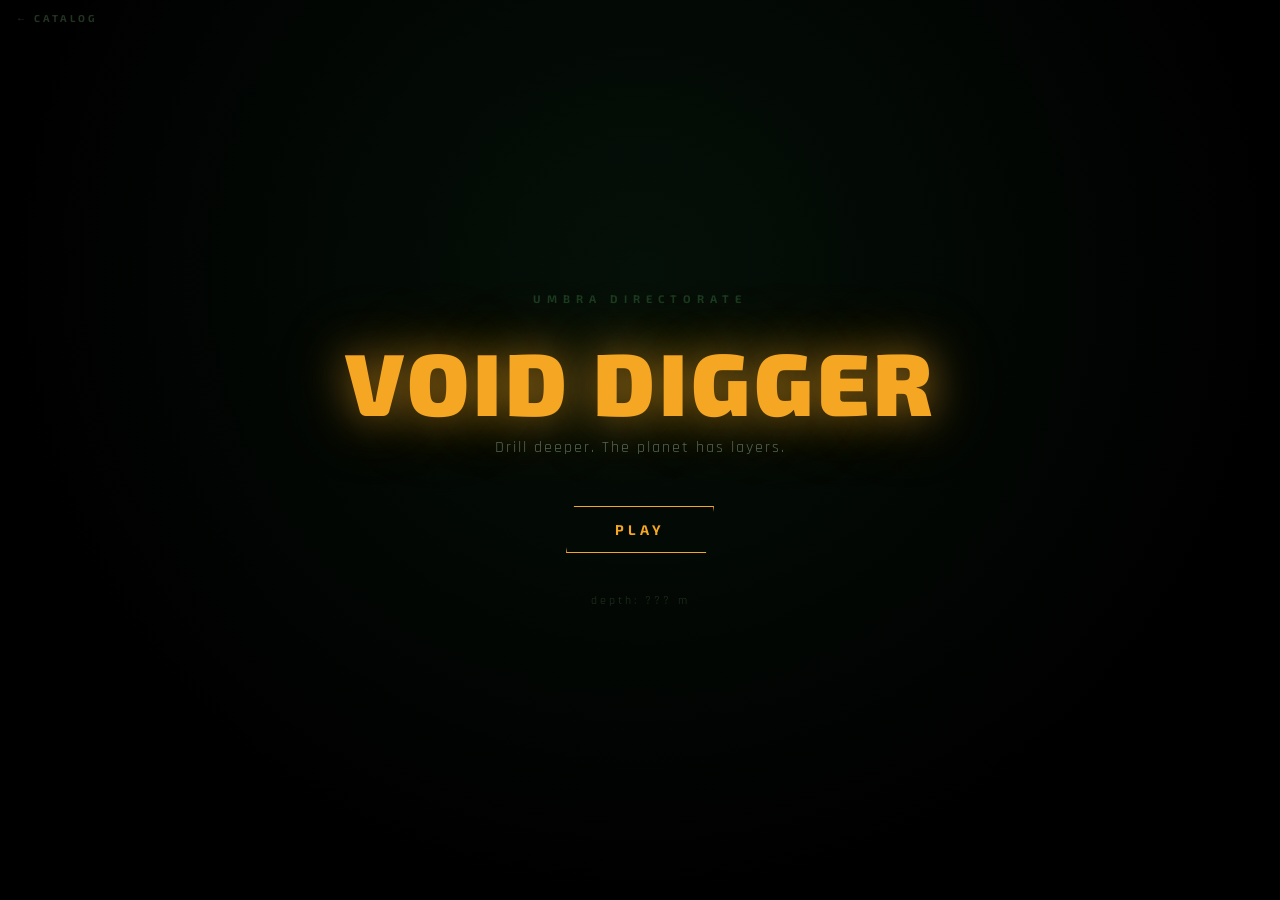
<file: void-digger/index.html>
<!DOCTYPE html>
<html lang="en">
<head>
<meta charset="UTF-8">
<meta name="viewport" content="width=device-width,initial-scale=1.0,user-scalable=no">
<title>VOID DIGGER — Umbra Directorate</title>
<link rel="preconnect" href="https://fonts.googleapis.com">
<link rel="preconnect" href="https://fonts.gstatic.com" crossorigin>
<link href="https://fonts.googleapis.com/css2?family=Exo+2:wght@700;900&family=Rajdhani:wght@400;600&display=swap" rel="stylesheet">
<style>
*{margin:0;padding:0;box-sizing:border-box}
html,body{width:100%;height:100%;overflow:hidden;background:#000;font-family:'Rajdhani',sans-serif}
canvas{display:block;position:absolute;inset:0}

/* ── MENU ────────────────────────────────────────── */
#menu{position:absolute;inset:0;display:flex;flex-direction:column;align-items:center;justify-content:center;background:radial-gradient(ellipse at 50% 30%,#051008 0%,#000 70%);z-index:20}
#menu.hidden{display:none}
.studio-lbl{font-family:'Exo 2',sans-serif;font-size:11px;font-weight:700;letter-spacing:6px;color:#1a3a20;text-transform:uppercase;margin-bottom:32px}
#menu h1{font-family:'Exo 2',sans-serif;font-size:clamp(48px,8vw,88px);font-weight:900;color:#f5a623;letter-spacing:4px;text-shadow:0 0 40px #f5a62388,0 0 80px #f5a62344;line-height:1;margin-bottom:12px}
#menu .sub{font-size:16px;color:#556655;letter-spacing:2px;margin-bottom:48px}
.clip-btn{font-family:'Exo 2',sans-serif;font-weight:700;font-size:14px;letter-spacing:4px;padding:14px 48px;background:transparent;border:1px solid #f5a623;color:#f5a623;cursor:pointer;clip-path:polygon(8px 0%,100% 0%,calc(100% - 8px) 100%,0% 100%);transition:all .2s;text-transform:uppercase}
.clip-btn:hover{background:#f5a62322;box-shadow:0 0 24px #f5a62366}
.clip-btn.small{font-size:12px;padding:10px 32px}
.menu-depth{font-size:12px;color:#223322;margin-top:40px;letter-spacing:3px}

/* ── HUD ─────────────────────────────────────────── */
#hud{position:absolute;inset:0;pointer-events:none;z-index:10}
#hud.hidden{display:none}
#hud-energy{position:absolute;top:16px;left:16px;display:flex;flex-direction:column;gap:4px;width:180px}
.hud-label{font-size:10px;letter-spacing:3px;color:#334433}
#ebar-wrap{height:8px;background:#0a1a0a;border:1px solid #1a3a1a;overflow:hidden}
#ebar{height:100%;width:100%;background:linear-gradient(90deg,#00ccff,#0077ff);transition:width .1s,background .3s}
#ebar.low{background:#ff3344}
#ebar-val{font-size:11px;color:#335533;letter-spacing:2px}
#hud-depth{position:absolute;top:16px;left:50%;transform:translateX(-50%);text-align:center}
#depth-val{font-family:'Exo 2',sans-serif;font-size:22px;font-weight:700;color:#f5a623;letter-spacing:2px;display:block}
#depth-layer{font-size:10px;letter-spacing:4px;color:#445544;display:block;margin-top:2px}
#hud-right{position:absolute;top:16px;right:16px;text-align:right}
#hud-coins{font-family:'Exo 2',sans-serif;font-size:24px;font-weight:700;color:#f5a623;letter-spacing:2px}
#surface-btn{pointer-events:all;position:absolute;top:16px;left:50%;transform:translateX(-50%);font-family:'Exo 2',sans-serif;font-size:11px;font-weight:700;letter-spacing:3px;padding:10px 22px;background:transparent;border:1px solid #334433;color:#334433;cursor:pointer;clip-path:polygon(6px 0%,100% 0%,calc(100% - 6px) 100%,0% 100%);transition:all .2s;white-space:nowrap;overflow:hidden}
#surface-btn .sfill{position:absolute;inset:0;background:#f5a62322;transform:scaleX(0);transform-origin:left;transition:none;pointer-events:none}
#surface-btn:hover{color:#f5a623;border-color:#f5a623}
#layer-banner{position:absolute;top:50%;left:50%;transform:translate(-50%,-50%);font-family:'Exo 2',sans-serif;font-size:clamp(18px,3vw,28px);font-weight:900;letter-spacing:8px;color:#f5a623;text-shadow:0 0 30px #f5a623;text-align:center;opacity:0;pointer-events:none;transition:opacity .4s;z-index:15}
#layer-banner.show{opacity:1}
#radar-ring{position:absolute;top:50%;left:50%;width:0;height:0;pointer-events:none;z-index:9}

/* ── BASE / UPGRADE SHOP ─────────────────────────── */
#base{position:absolute;inset:0;background:#050208;z-index:20;display:none;flex-direction:column;overflow:hidden}
#base.visible{display:flex}
/* Top pane: shopkeeper scene, fixed height, never scrolls away */
#keeper-pane{flex:0 0 42vh;min-height:180px;max-height:340px;position:relative;overflow:hidden;background:#0c0608}
#scene-canvas{display:block;width:100%;height:100%;object-fit:cover}
/* Dialogue bar overlaid at the bottom of the keeper pane */
#scene-bar{position:absolute;bottom:0;left:0;right:0;background:linear-gradient(transparent,rgba(5,2,8,0.92));padding:10px 14px 10px;display:flex;align-items:center;gap:10px}
#sk-portrait{width:38px;height:38px;flex-shrink:0;border:1px solid #2a1508}
#sk-text{flex:1}
#sk-name{font-size:8px;letter-spacing:4px;color:#443322;margin-bottom:2px}
#sk-dialogue{font-size:12px;color:#c8a060;line-height:1.4;font-style:italic}
/* Bottom pane: scrollable shop */
#shop-pane{flex:1;overflow-y:auto;-webkit-overflow-scrolling:touch;padding:14px 14px 40px;display:flex;flex-direction:column;align-items:center;gap:12px}
#run-summary{display:flex;gap:20px;flex-wrap:wrap;justify-content:center;background:#06080aee;padding:12px 18px;border:1px solid #1a2a1a;clip-path:polygon(6px 0%,100% 0%,calc(100% - 6px) 100%,0% 100%);width:100%;max-width:800px}
.sum-block{text-align:center}
.sum-val{font-family:'Exo 2',sans-serif;font-size:20px;font-weight:700;color:#f5a623}
.sum-lbl{font-size:10px;color:#445544;letter-spacing:2px}
#bank-display{font-family:'Exo 2',sans-serif;font-size:16px;color:#f5a623;letter-spacing:2px;background:#06080aee;padding:8px 20px;border:1px solid #1a3a1a;align-self:center}
#upg-grid{display:grid;grid-template-columns:repeat(auto-fill,minmax(200px,1fr));gap:10px;width:100%;max-width:800px}
.upg-card{background:#060a06ee;border:1px solid #1a2a1a;padding:16px;display:flex;flex-direction:column;gap:8px;clip-path:polygon(6px 0%,100% 0%,calc(100% - 6px) 100%,0% 100%)}
.upg-cat{font-size:9px;letter-spacing:4px;color:#334433}
.upg-name{font-family:'Exo 2',sans-serif;font-size:14px;font-weight:700;color:#aaccaa;letter-spacing:2px}
.upg-desc{font-size:11px;color:#446644;line-height:1.5}
.upg-pips{display:flex;gap:3px;margin:2px 0;flex-wrap:wrap}
.pip{width:10px;height:3px;background:#1a2a1a}
.pip.filled{background:#f5a623}
.drill-preview{display:block;margin:4px 0}
.upg-btn{font-family:'Exo 2',sans-serif;font-size:10px;font-weight:700;letter-spacing:3px;padding:7px 0;background:transparent;border:1px solid #334433;color:#334433;cursor:pointer;transition:all .2s;clip-path:polygon(4px 0%,100% 0%,calc(100% - 4px) 100%,0% 100%)}
.upg-btn:hover:not(:disabled){border-color:#f5a623;color:#f5a623;background:#f5a62311}
.upg-btn:disabled{opacity:.3;cursor:default}
.upg-btn.maxed{border-color:#223322;color:#223322}
#dive-btn{font-family:'Exo 2',sans-serif;font-weight:900;font-size:14px;letter-spacing:6px;padding:16px 64px;background:#060a06cc;border:1px solid #f5a623;color:#f5a623;cursor:pointer;clip-path:polygon(10px 0%,100% 0%,calc(100% - 10px) 100%,0% 100%);transition:all .2s}
#dive-btn:hover{background:#f5a62322;box-shadow:0 0 32px #f5a62355}

/* ── MOBILE CONTROLS ─────────────────────────────── */
#mc{position:absolute;inset:0;pointer-events:none;z-index:11;display:none}
#mc.show{display:block}
#jzone{position:absolute;bottom:60px;left:16px;width:120px;height:120px;border:1px solid #1a2a1a;border-radius:50%;pointer-events:all;touch-action:none}
#jthumb{position:absolute;width:44px;height:44px;border-radius:50%;background:#f5a62355;border:1px solid #f5a623;top:38px;left:38px;transform:none}
#drill-mb{position:absolute;bottom:60px;right:16px;pointer-events:all;font-family:'Exo 2',sans-serif;font-size:12px;font-weight:700;letter-spacing:3px;padding:14px 28px;background:#000;border:1px solid #f5a62388;color:#f5a62388;clip-path:polygon(6px 0%,100% 0%,calc(100% - 6px) 100%,0% 100%)}
#drill-mb.active{background:#f5a62322;color:#f5a623;border-color:#f5a623}

/* ── VIGNETTE / DAMAGE FLASH ─────────────────────── */
#vignette{position:absolute;inset:0;pointer-events:none;z-index:13;background:radial-gradient(ellipse at center,transparent 60%,#000 100%);opacity:.5}
#dmg-flash{position:absolute;inset:0;pointer-events:none;z-index:14;background:#ff000000;transition:background .1s}
#dmg-flash.flash{background:#ff000033}

/* ── BACK LINK ───────────────────────────────────── */
#back{position:absolute;top:12px;left:16px;font-family:'Exo 2',sans-serif;font-size:10px;font-weight:700;letter-spacing:3px;color:#223322;text-decoration:none;z-index:25;transition:color .2s}
#back:hover{color:#f5a623}
</style>
</head>
<body>

<a id="back" href="../">← CATALOG</a>
<canvas id="c"></canvas>
<div id="vignette"></div>
<div id="dmg-flash"></div>

<!-- MENU -->
<div id="menu">
  <div class="studio-lbl">Umbra Directorate</div>
  <h1>VOID DIGGER</h1>
  <div class="sub">Drill deeper. The planet has layers.</div>
  <button class="clip-btn" id="play-btn">PLAY</button>
  <div class="menu-depth">depth: ??? m</div>
</div>

<!-- HUD -->
<div id="hud" class="hidden">
  <div id="hud-energy">
    <div class="hud-label">ENERGY</div>
    <div id="ebar-wrap"><div id="ebar"></div></div>
    <span id="ebar-val">100</span>
  </div>
  <div id="hud-depth">
    <span id="depth-val">0m</span>
    <span id="depth-layer">TOPSOIL</span>
  </div>
  <div id="hud-right">
    <div id="hud-coins">0</div>
    <div class="hud-label">COINS</div>
    <div id="hud-combo" style="font-family:'Exo 2',sans-serif;font-size:13px;font-weight:700;color:#ff8800;letter-spacing:2px;margin-top:4px;opacity:0;transition:opacity .3s"></div>
  </div>
  <button id="surface-btn" tabindex="-1"><span class="sfill"></span>SURFACE [R]</button>
  <div id="layer-banner"></div>
  <div id="radar-ring"></div>
</div>

<!-- BASE / UPGRADE SHOP -->
<div id="base">
  <!-- Top: shopkeeper scene — fixed, never scrolls -->
  <div id="keeper-pane">
    <canvas id="scene-canvas"></canvas>
    <div id="scene-bar">
      <canvas id="sk-portrait" width="38" height="38"></canvas>
      <div id="sk-text">
        <div id="sk-name">MIRA — DRILL MERCHANT</div>
        <div id="sk-dialogue">Back already? Let's see what the depths gave you.</div>
      </div>
    </div>
  </div>
  <!-- Bottom: scrollable shop panel -->
  <div id="shop-pane">
    <div id="run-summary">
      <div class="sum-block"><div class="sum-val" id="s-depth">0m</div><div class="sum-lbl">MAX DEPTH</div></div>
      <div class="sum-block"><div class="sum-val" id="s-coins">0</div><div class="sum-lbl">COINS EARNED</div></div>
      <div class="sum-block"><div class="sum-val" id="s-tiles">0</div><div class="sum-lbl">TILES DRILLED</div></div>
    </div>
    <div id="bank-display">BANK: <span id="bank-val">0</span> COINS</div>
    <div id="upg-grid"></div>
    <button id="dive-btn" class="clip-btn">DIVE AGAIN</button>
  </div>
</div>

<!-- MOBILE CONTROLS -->
<div id="mc">
  <div id="jzone"><div id="jthumb"></div></div>
  <button id="drill-mb">DRILL</button>
</div>

<script>
'use strict';
// ─── CONSTANTS ────────────────────────────────────────────────────────────────
const WW=120, WH=1000, TS=20;
const SURFACE_ROW=2;
const GRAVITY=380, THRUST=540, MAX_VX=200, MAX_VY_UP=260, MAX_VY_DOWN=440;
const DRAG_X=5.5, DRAG_Y=1.6;
const DT_CAP=0.05, PHYS_STEPS=2;
const DRILL_BASE_RATE=20, LAVA_DAMAGE=16;
const PLAYER_W=16, PLAYER_H=20;
const BASE_LIGHT_R=150, MAX_PARTS=300;

const T={AIR:0,GRASS:1,DIRT:2,CLAY:3,STONE:4,IRON:5,FOSSIL:6,
         CRYSTAL:7,QUARTZ:8,BASALT:9,OBSIDIAN:10,RUNE:11,ANCIENT:12,
         ART_WALL:13,LAVA_ROCK:14,LAVA:15,MAGMA_X:16,
         VOID_STONE:17,VOID_X:18,POWER_CELL:19,ARTIFACT:20,ROOT:21,CHEST:22};

// [hp, coinVal, solid, glowColor, lava]
const TDEF=[
  [0,  0,   0, null,      0], // AIR
  [8,  0,   1, null,      0], // GRASS
  [10, 0,   1, null,      0], // DIRT
  [16, 35,  1, null,      0], // CLAY
  [26, 20,  1, null,      0], // STONE
  [32, 110, 1, null,      0], // IRON
  [24, 160, 1, null,      0], // FOSSIL
  [22, 350, 1, '#00eeff', 0], // CRYSTAL
  [18, 120, 1, '#88aaff', 0], // QUARTZ
  [40, 60,  1, null,      0], // BASALT
  [55, 70,  1, null,      0], // OBSIDIAN
  [34, 380, 1, '#aa55ff', 0], // RUNE
  [48, 520, 1, null,      0], // ANCIENT
  [80, 220, 1, null,      0], // ART_WALL
  [28, 0,   1, null,      0], // LAVA_ROCK
  [0,  0,   0, '#ff4400', 1], // LAVA
  [36, 700, 1, '#ff6600', 0], // MAGMA_X
  [60, 0,   1, null,      0], // VOID_STONE
  [44,1600, 1, '#cc00ff', 0], // VOID_X
  [4,  0,   0, '#00ff88', 0], // POWER_CELL
  [4, 1000, 0, '#f5a623', 0], // ARTIFACT
  [0,  0,   0, null,      0], // ROOT — decorative only, non-solid, non-drillable
  [10, 0,   1, '#ffcc00', 0], // CHEST (value handled on break)
];

const LAYERS=[
  {name:'TOPSOIL',        start:0,  end:49,  dark:0.30, r:0,  g:8,  b:0},
  {name:'CLAY & STONE',   start:50, end:149, dark:0.56, r:0,  g:4,  b:8},
  {name:'CRYSTAL CAVERNS',start:150,end:299, dark:0.74, r:0,  g:2,  b:12},
  {name:'ANCIENT DEPTHS', start:300,end:499, dark:0.82, r:0,  g:0,  b:8},
  {name:'MAGMA LAYER',    start:500,end:749, dark:0.80, r:14, g:2,  b:0},
  {name:'THE VOID',       start:750,end:999, dark:0.87, r:0,  g:0,  b:10},
];

const SK={bank:'vdg_bank',upg:'vdg_upgrades',best:'vdg_best',runs:'vdg_runs'};

const UPG_DEFS=[
  {id:'drillPower', cat:'DRILL',name:'DRILL POWER',   max:15,costs:[5,10,15,22,30,40,55,72,95,125,165,215,280,365,475],desc:'Faster drilling — changes drill color'},
  {id:'drillReach', cat:'DRILL',name:'DRILL REACH',   max:9, costs:[10,18,28,40,58,80,110,150,205],                   desc:'Extended drill range'},
  {id:'drillSpeed', cat:'DRILL',name:'DRILL SPEED',   max:9, costs:[8,14,22,32,46,63,86,115,155],                     desc:'Faster drill visuals'},
  {id:'energyCore', cat:'MECH', name:'ENERGY CORE',   max:15,costs:[6,11,18,25,35,48,65,88,115,150,195,255,330,425,550],desc:'+10 max energy/level'},
  {id:'hullPlating',cat:'MECH', name:'HULL PLATING',  max:9, costs:[9,16,25,38,55,80,115,165,235],                   desc:'Reduce hazard damage'},
  {id:'thruster',   cat:'MECH', name:'THRUSTER',      max:9, costs:[8,14,21,31,44,63,88,122,170],                    desc:'+7% move speed/level'},
  {id:'lightRadius',cat:'MECH', name:'LIGHT RADIUS',  max:12,costs:[6,10,16,24,34,48,65,90,123,165,220,290],         desc:'+8% light radius/level'},
  {id:'radarPulse', cat:'TECH', name:'RADAR PULSE',   max:9, costs:[12,22,35,50,70,98,135,188,260],                  desc:'E: reveal resources nearby'},
  {id:'artScanner', cat:'TECH', name:'ART. SCANNER',  max:6, costs:[18,30,50,83,135,220],                            desc:'Outline artifacts through walls'},
  {id:'autoCollect',cat:'TECH', name:'AUTO COLLECTOR',max:6, costs:[20,35,58,95,155,250],                            desc:'Auto-collect adjacent items'},
  {id:'depthAnchor',cat:'TECH', name:'DEPTH ANCHOR',  max:3, costs:[60,125,250],                                     desc:'Set checkpoints per run'},
];

// ─── CANVAS & LIGHTING ───────────────────────────────────────────────────────
const canvas=document.getElementById('c');
const ctx=canvas.getContext('2d');
const lightCnv=document.createElement('canvas');
const lctx=lightCnv.getContext('2d');
const dpr=Math.min(window.devicePixelRatio||1,2);
let W=0,H=0;

function resize(){
  W=window.innerWidth; H=window.innerHeight;
  canvas.width=W*dpr; canvas.height=H*dpr;
  canvas.style.width=W+'px'; canvas.style.height=H+'px';
  ctx.setTransform(dpr,0,0,dpr,0,0);
  lightCnv.width=W; lightCnv.height=H;
}
resize();
window.addEventListener('resize',resize);

// ─── STATE ──────────────────────────────────────────────────────────────────
let gameState='MENU'; // MENU DIVING SURFACING BASE
let t=0, lastT=0;
let camX=0, camY=0;
let coins=0, maxDepth=0, tilesDrilled=0;
let radarActive=false, radarT=0;
let anchorY=-1;
let dmgFlashT=0;
let surfaceGrace=0; // seconds before surface-exit can trigger
let layerBannerT=0, lastLayer=-1;
let surfacingT=0;

// ─── ENEMIES ─────────────────────────────────────────────────────────────────
// def: [speed, dmgPerSec, maxHp, baseCol, glowCol, behaviour]
// behaviour: 0=crawler 1=flyer 2=walker 3=homing 4=fasthoming
const ENEMY_DEFS=[
  {spd:40, dmg:6,  hp:2, col:'#5a3010', glow:null,      beh:0, layer:0, name:'GRUB'},
  {spd:70, dmg:10, hp:1, col:'#4030a0', glow:'#8060ff', beh:1, layer:2, name:'SHADE BAT'},
  {spd:38, dmg:16, hp:4, col:'#200808', glow:null,      beh:2, layer:3, name:'STONE CRAB'},
  {spd:85, dmg:20, hp:3, col:'#a02000', glow:'#ff6600', beh:3, layer:4, name:'FIRE IMP'},
  {spd:110,dmg:28, hp:3, col:'#1a0030', glow:'#cc00ff', beh:4, layer:5, name:'VOID WRAITH'},
];
const enemies=[];
let enemySpawnTimer=0;
const ENEMY_SPAWN_INTERVAL=10; // seconds between spawns
const MAX_ENEMIES=6;
let playerInvT=0; // invincibility frames after hit

// ─── COMBO ────────────────────────────────────────────────────────────────────
let comboCount=0;
let comboTimer=0;
const COMBO_DECAY=1.8;
function getComboMult(){ return Math.min(1+Math.floor(comboCount/3)*0.5, 4.0); }

// ─── DEPTH MILESTONES ─────────────────────────────────────────────────────────
const DEPTH_MILES=[50,150,300,500,750];
let milesHit=new Set();

// ─── WORLD DATA ─────────────────────────────────────────────────────────────
const grid    = new Uint8Array(WW*WH);
const drill   = new Float32Array(WW*WH);

// ─── PLAYER ─────────────────────────────────────────────────────────────────
let player={
  x:WW*TS/2, y:TS*1.5,
  vx:0, vy:0,
  energy:100, maxEnergy:100,
  drillAngle:Math.PI/2,
  onGround:false,
  hullFlash:0,
  facing:1,
};

// ─── PARTICLES ──────────────────────────────────────────────────────────────
const parts=[];
const breakFlashes=[];

// ─── INPUT ──────────────────────────────────────────────────────────────────
const keys={};
let mouseX=W/2, mouseY=H/2;
let mouseDown=false;
let joyVec={x:0,y:0};
let mobileDrill=false;
let joyOrigin=null, joyID=-1;

// ─── UPGRADES ───────────────────────────────────────────────────────────────
let upgLevels={};
let bank=0;

function loadSave(){
  bank=parseInt(localStorage.getItem(SK.bank)||'0');
  try{ upgLevels=JSON.parse(localStorage.getItem(SK.upg)||'{}'); }catch(e){ upgLevels={}; }
}
function saveSave(){
  localStorage.setItem(SK.bank,bank);
  localStorage.setItem(SK.upg,JSON.stringify(upgLevels));
}
function upgLvl(id){ return upgLevels[id]||0; }
// Drill colors by drillPower level (0–15)
const DRILL_COLORS=[
  '#ffcc44','#ffbb33','#ffaa00','#ff8800',
  '#ff6600','#ff4400','#ff2200','#ff0066',
  '#cc00cc','#8800ff','#4400ff','#0044ff',
  '#0088ff','#00ccff','#00ffcc','#ffffff'
];

function upgEff(id){
  const lv=upgLvl(id);
  switch(id){
    case 'drillPower': return 1+lv*0.18;
    case 'drillReach': return lv*0.33;
    case 'drillSpeed': return 1+lv*0.1;
    case 'energyCore': return lv*10;
    case 'hullPlating':return Math.max(0.1,1-lv*0.1);
    case 'thruster':   return 1+lv*0.07;
    case 'lightRadius':return 1+lv*0.08;
    case 'radarPulse': return lv===0?0:(lv+1)*2;
    default: return lv;
  }
}

// ─── HELPERS ─────────────────────────────────────────────────────────────────
function inBounds(tx,ty){ return tx>=0&&tx<WW&&ty>=0&&ty<WH; }
function gAt(tx,ty){ return inBounds(tx,ty)?grid[ty*WW+tx]:T.STONE; }
function solid(tx,ty){ return inBounds(tx,ty)?TDEF[grid[ty*WW+tx]][2]:1; }
function getLayer(row){
  for(let i=LAYERS.length-1;i>=0;i--) if(row>=LAYERS[i].start) return i;
  return 0;
}
function ph(x,y,s){ return ((x*73856093^y*19349663^s*83492791)>>>0)%1000/1000; }

// ─── WORLD GENERATION ────────────────────────────────────────────────────────
function carveCircle(cx,cy,r){
  for(let dy=-r;dy<=r;dy++) for(let dx=-r;dx<=r;dx++){
    if(dx*dx+dy*dy<=r*r){ const tx=cx+dx,ty=cy+dy; if(inBounds(tx,ty)) grid[ty*WW+tx]=T.AIR; }
  }
}
function carveEllipse(cx,cy,rx,ry){
  for(let dy=-ry;dy<=ry;dy++) for(let dx=-rx;dx<=rx;dx++){
    if(dx*dx/(rx*rx)+dy*dy/(ry*ry)<=1){ const tx=cx+dx,ty=cy+dy; if(inBounds(tx,ty)) grid[ty*WW+tx]=T.AIR; }
  }
}
function placeRoom(cx,cy){
  const W5=5,H5=5;
  for(let dy=0;dy<H5;dy++) for(let dx=0;dx<W5;dx++){
    const tx=cx+dx,ty=cy+dy;
    if(!inBounds(tx,ty)) continue;
    if(dy===0||dy===H5-1||dx===0||dx===W5-1) grid[ty*WW+tx]=T.ART_WALL;
    else if(dy===2&&dx===2) grid[ty*WW+tx]=T.ARTIFACT;
    else grid[ty*WW+tx]=T.AIR;
  }
}

function generateWorld(){
  // Row 0: sky (air)
  for(let x=0;x<WW;x++) grid[0*WW+x]=T.AIR;
  // Row 1: grass
  for(let x=0;x<WW;x++) grid[1*WW+x]=T.GRASS;

  // Layer 1: Topsoil (2-49)
  for(let y=2;y<=49;y++) for(let x=0;x<WW;x++){
    const p=ph(x,y,1);
    let tile=T.DIRT;
    if(p<0.07) tile=T.STONE;
    else if(p<0.11) tile=T.ROOT;
    grid[y*WW+x]=tile;
  }
  // Power cells in topsoil
  for(let i=0;i<4;i++){
    const tx=10+Math.floor(ph(i,0,99)*100),ty=5+Math.floor(ph(i,1,99)*35);
    if(inBounds(tx,ty)) grid[ty*WW+tx]=T.POWER_CELL;
  }
  // Buried treasure chests (5 per run, scattered across layers 2-5)
  for(let i=0;i<5;i++){
    const chestY=50+Math.floor(ph(i,77,99)*900);
    const chestX=5+Math.floor(ph(i,88,99)*110);
    if(inBounds(chestX,chestY)) grid[chestY*WW+chestX]=T.CHEST;
  }

  // Layer 2: Clay/Stone (50-149)
  for(let y=50;y<=149;y++) for(let x=0;x<WW;x++){
    const p=ph(x,y,2);
    let tile=p<0.55?T.STONE:p<0.85?T.CLAY:T.IRON;
    if(p<0.03&&grid[y*WW+x]===0) tile=T.FOSSIL;
    grid[y*WW+x]=tile;
  }
  // Fossil scatter pass
  for(let y=60;y<=149;y++) for(let x=0;x<WW;x++){
    if(ph(x,y,55)<0.03) grid[y*WW+x]=T.FOSSIL;
  }
  // Small caves in layer 2
  for(let i=0;i<20;i++){
    carveCircle(2+Math.floor(ph(i,0,7)*116),55+Math.floor(ph(i,1,7)*90),2+Math.floor(ph(i,2,7)*3));
  }

  // Layer 3: Crystal Caverns (150-299) — cellular automata
  // Init with 42% air
  for(let y=150;y<=299;y++) for(let x=0;x<WW;x++){
    grid[y*WW+x]= ph(x,y,3)<0.42?T.AIR:T.STONE;
  }
  // 3 CA passes
  const tmp=new Uint8Array(WW*(299-150+1));
  for(let pass=0;pass<3;pass++){
    for(let y=150;y<=299;y++) for(let x=0;x<WW;x++){
      let solid_n=0;
      for(let dy=-1;dy<=1;dy++) for(let dx=-1;dx<=1;dx++){
        const nx=x+dx,ny=y+dy;
        if(!inBounds(nx,ny)||ny<150) solid_n++;
        else if(grid[ny*WW+nx]!==T.AIR) solid_n++;
      }
      tmp[(y-150)*WW+x]= solid_n>=5?T.STONE:T.AIR;
    }
    for(let y=150;y<=299;y++) for(let x=0;x<WW;x++) grid[y*WW+x]=tmp[(y-150)*WW+x];
  }
  // Crystal formations at exposed stone edges
  for(let y=151;y<=298;y++) for(let x=1;x<WW-1;x++){
    if(grid[y*WW+x]===T.STONE){
      const hasAirN=(grid[(y-1)*WW+x]===T.AIR||grid[(y+1)*WW+x]===T.AIR||grid[y*WW+x-1]===T.AIR||grid[y*WW+x+1]===T.AIR);
      if(hasAirN){
        const p=ph(x,y,8);
        if(p<0.12) grid[y*WW+x]=T.CRYSTAL;
        else if(p<0.20) grid[y*WW+x]=T.QUARTZ;
      }
    }
  }

  // Layer 4: Ancient Depths (300-499)
  for(let y=300;y<=499;y++) for(let x=0;x<WW;x++){
    const p=ph(x,y,4);
    let tile=p<0.45?T.BASALT:p<0.75?T.OBSIDIAN:p<0.88?T.RUNE:T.ANCIENT;
    grid[y*WW+x]=tile;
  }
  // Artifact chambers
  for(let i=0;i<5;i++){
    const cx=5+Math.floor(ph(i,0,40)*108);
    const cy=310+Math.floor(ph(i,1,40)*175);
    placeRoom(cx,cy);
  }

  // Layer 5: Magma (500-749)
  for(let y=500;y<=749;y++) for(let x=0;x<WW;x++){
    const p=ph(x,y,5);
    grid[y*WW+x]= p<0.55?T.LAVA_ROCK:T.BASALT;
  }
  // Lava pools (CA blobs)
  for(let y=510;y<=740;y++) for(let x=0;x<WW;x++){
    if(ph(x,y,51)<0.18) grid[y*WW+x]=T.LAVA;
  }
  // Smooth lava (2 CA passes)
  const tmp5=new Uint8Array(WW*250);
  for(let pass=0;pass<2;pass++){
    for(let y=500;y<=749;y++) for(let x=0;x<WW;x++){
      let lCount=0;
      for(let dy=-1;dy<=1;dy++) for(let dx=-1;dx<=1;dx++){
        const nx=x+dx,ny=y+dy;
        if(inBounds(nx,ny)&&grid[ny*WW+nx]===T.LAVA) lCount++;
      }
      tmp5[(y-500)*WW+x]= lCount>=5?T.LAVA:(grid[y*WW+x]===T.LAVA&&lCount>=3?T.LAVA:grid[y*WW+x]);
    }
    for(let y=500;y<=749;y++) for(let x=0;x<WW;x++) grid[y*WW+x]=tmp5[(y-500)*WW+x];
  }
  // Magma crystals at lava edges
  for(let y=501;y<=748;y++) for(let x=1;x<WW-1;x++){
    if(grid[y*WW+x]===T.LAVA_ROCK||grid[y*WW+x]===T.BASALT){
      const adj=(grid[(y-1)*WW+x]===T.LAVA||grid[(y+1)*WW+x]===T.LAVA||grid[y*WW+x-1]===T.LAVA||grid[y*WW+x+1]===T.LAVA);
      if(adj&&ph(x,y,52)<0.06) grid[y*WW+x]=T.MAGMA_X;
    }
  }
  // Power cells in magma
  for(let i=0;i<8;i++){
    const tx=5+Math.floor(ph(i,5,60)*110),ty=510+Math.floor(ph(i,6,60)*220);
    if(inBounds(tx,ty)&&grid[ty*WW+tx]===T.LAVA_ROCK) grid[ty*WW+tx]=T.POWER_CELL;
  }

  // Layer 6: The Void (750-999)
  for(let y=750;y<=999;y++) for(let x=0;x<WW;x++){
    const p=ph(x,y,6);
    grid[y*WW+x]= p<0.72?T.VOID_STONE:T.AIR;
  }
  // Void crystals
  for(let y=755;y<=998;y++) for(let x=1;x<WW-1;x++){
    if(grid[y*WW+x]===T.VOID_STONE&&ph(x,y,77)<0.012) grid[y*WW+x]=T.VOID_X;
  }

  // Wide spawn shaft — clear 9 tiles wide, 20 rows deep so the player
  // has room to move freely and can fly back up to the surface
  const spawnX=Math.floor(WW/2);
  for(let y=0;y<=19;y++) for(let dx=-4;dx<=4;dx++){
    if(inBounds(spawnX+dx,y)) grid[y*WW+spawnX+dx]=T.AIR;
  }
  // Grass border on either side of the shaft opening at row 1
  for(let x=0;x<WW;x++){
    if(x<spawnX-4||x>spawnX+4) grid[1*WW+x]=T.GRASS;
  }
}

// ─── TILE COLORS / RENDERING ─────────────────────────────────────────────────
const TILE_COLS=[
  null,        // AIR
  '#4a7c3f',   // GRASS
  '#5c3317',   // DIRT
  '#8b4513',   // CLAY
  '#424558',   // STONE
  '#3a3a4a',   // IRON
  '#c4a47c',   // FOSSIL
  '#0a1a20',   // CRYSTAL (dark base, glow drawn separately)
  '#c8d8e8',   // QUARTZ
  '#1a1a2e',   // BASALT
  '#050510',   // OBSIDIAN
  '#0d1020',   // RUNE
  '#1a1408',   // ANCIENT
  '#0a0810',   // ART_WALL
  '#1c0800',   // LAVA_ROCK
  '#cc3300',   // LAVA (animated)
  '#200508',   // MAGMA_X (dark base)
  '#050010',   // VOID_STONE
  '#000005',   // VOID_X (dark base)
  '#05100a',   // POWER_CELL
  '#100808',   // ARTIFACT
  '#2a1a08',   // ROOT
  '#b89820',   // CHEST
];

function drawTile(tile,sx,sy,tx,ty){
  const s=TS, col=TILE_COLS[tile];
  if(tile===T.AIR) return;

  ctx.fillStyle=col;
  ctx.fillRect(sx,sy,s,s);

  const p=ph(tx,ty,1), p2=ph(tx,ty,2), p3=ph(tx,ty,3);

  if(tile===T.GRASS){
    ctx.fillStyle='#2d5a1e';
    ctx.fillRect(sx,sy+4,s,s-4);
    ctx.fillStyle='#4a7c3f';
    ctx.fillRect(sx,sy,s,4);
    // Blade highlights
    ctx.fillStyle='#5fa04f';
    for(let i=0;i<4;i++){
      const bx=sx+2+Math.floor(ph(tx+i,ty,5)*14);
      ctx.fillRect(bx,sy,1,3);
    }
  }
  else if(tile===T.DIRT){
    // Subtle per-tile color variation
    const v=Math.floor(ph(tx,ty,77)*14)-7;
    ctx.fillStyle=`rgb(${92+v},${51+v},${23+Math.floor(v*0.4)})`;
    ctx.fillRect(sx,sy,s,s);
    // Darker clumps
    ctx.fillStyle=`rgba(0,0,0,0.18)`;
    for(let i=0;i<3;i++){
      const cx=sx+3+Math.floor(ph(tx+i,ty,8)*(s-6));
      const cy2=sy+3+Math.floor(ph(tx,ty+i,8)*(s-6));
      const r=2+Math.floor(ph(tx+i,ty+i,6)*3);
      ctx.beginPath(); ctx.arc(cx,cy2,r,0,Math.PI*2); ctx.fill();
    }
    // Small root hint on some tiles
    if(p3<0.3){
      ctx.strokeStyle='rgba(30,14,4,0.55)'; ctx.lineWidth=1;
      ctx.beginPath();
      ctx.moveTo(sx+Math.floor(p*s),sy);
      ctx.quadraticCurveTo(sx+Math.floor(p2*s),sy+s*0.5,sx+Math.floor(p3*s),sy+s);
      ctx.stroke();
    }
  }
  else if(tile===T.CLAY){
    // Alternating grain lines
    for(let gy=0;gy<s;gy+=5){
      ctx.fillStyle=gy%10===0?'#7a3a0e':'#9a5020';
      ctx.fillRect(sx,sy+gy,s,1);
    }
    // Diagonal pressure line
    ctx.strokeStyle='rgba(80,30,8,0.45)'; ctx.lineWidth=1;
    ctx.beginPath();
    ctx.moveTo(sx+Math.floor(p*s*0.6),sy);
    ctx.lineTo(sx+s-Math.floor(p2*s*0.4),sy+s);
    ctx.stroke();
    // Lumpy inclusion
    const ix=sx+3+Math.floor(p3*(s-8)), iy=sy+3+Math.floor(p*(s-8));
    ctx.fillStyle='rgba(60,22,4,0.35)';
    ctx.beginPath(); ctx.ellipse(ix,iy,3,2,p*Math.PI,0,Math.PI*2); ctx.fill();
  }
  else if(tile===T.STONE){
    // Color variation patches
    ctx.fillStyle='rgba(0,0,0,0.22)';
    for(let i=0;i<3;i++){
      const px=sx+Math.floor(ph(tx+i,ty,44)*(s-6));
      const py=sy+Math.floor(ph(tx,ty+i,44)*(s-6));
      ctx.fillRect(px,py,4+Math.floor(ph(tx+i,ty+i,33)*5),3);
    }
    // Angled micro-cracks
    ctx.strokeStyle='rgba(20,22,30,0.7)'; ctx.lineWidth=0.8;
    ctx.beginPath();
    ctx.moveTo(sx+Math.floor(p*(s-4)),sy+2);
    ctx.lineTo(sx+Math.floor(p2*(s-4))+2,sy+s-4);
    ctx.stroke();
    // Granite glint
    ctx.fillStyle='rgba(200,210,230,0.4)';
    ctx.fillRect(sx+Math.floor(p3*(s-5))+1,sy+Math.floor(p*(s-5))+1,2,2);
  }
  else if(tile===T.IRON){
    // Brighter, thicker veins
    ctx.strokeStyle='#c88020'; ctx.lineWidth=2;
    ctx.beginPath(); ctx.moveTo(sx+3,sy+3); ctx.lineTo(sx+s-3,sy+s-3); ctx.stroke();
    ctx.beginPath(); ctx.moveTo(sx+s-3,sy+3); ctx.lineTo(sx+3,sy+s-3); ctx.stroke();
    // Nugget dots around intersect
    ctx.fillStyle='#a07030';
    for(let i=0;i<3;i++){
      const ox=(ph(tx+i,ty,22)-0.5)*8, oy=(ph(tx,ty+i,22)-0.5)*8;
      ctx.beginPath(); ctx.arc(sx+s/2+ox,sy+s/2+oy,1.5,0,Math.PI*2); ctx.fill();
    }
    // Metallic shimmer
    ctx.fillStyle='rgba(255,230,150,0.28)';
    ctx.fillRect(sx+3,sy+2,s-8,2);
  }
  else if(tile===T.FOSSIL){
    ctx.strokeStyle='#fff8ee'; ctx.lineWidth=1.5;
    ctx.beginPath();
    ctx.arc(sx+s/2,sy+s/2,6,0,Math.PI*1.4); ctx.stroke();
    ctx.beginPath();
    ctx.moveTo(sx+s/2,sy+s/2-6); ctx.lineTo(sx+s/2,sy+s/2+3); ctx.stroke();
  }
  else if(tile===T.CRYSTAL){
    const pulse=0.7+0.3*Math.sin(t*2.5+p*6.28);
    ctx.shadowColor='#00eeff'; ctx.shadowBlur=14*pulse;
    ctx.fillStyle=`rgba(0,180,220,${0.8*pulse})`;
    // 6-point star
    drawStar(ctx,sx+s/2,sy+s/2,6,s*0.42,s*0.18,6);
    ctx.shadowBlur=0;
    ctx.fillStyle='#002233';
    ctx.fillRect(sx,sy,s,s);
    ctx.fillStyle=`rgba(0,220,255,${0.9*pulse})`;
    drawStar(ctx,sx+s/2,sy+s/2,6,s*0.42,s*0.18,6);
    // Occasional sparkle flash
    if(ph(tx,ty,55)<0.008*(0.5+0.5*Math.sin(t*3+p*4))){
      const flen=s*0.35;
      ctx.strokeStyle='rgba(255,255,255,0.85)'; ctx.lineWidth=0.8;
      ctx.beginPath();
      ctx.moveTo(sx+s/2,sy+s/2-flen); ctx.lineTo(sx+s/2,sy+s/2+flen);
      ctx.moveTo(sx+s/2-flen,sy+s/2); ctx.lineTo(sx+s/2+flen,sy+s/2);
      ctx.stroke();
    }
  }
  else if(tile===T.QUARTZ){
    ctx.strokeStyle='#e8f0f8'; ctx.lineWidth=1;
    ctx.beginPath(); ctx.moveTo(sx+5,sy); ctx.lineTo(sx+s-2,sy+s-3); ctx.stroke();
    ctx.beginPath(); ctx.moveTo(sx,sy+6); ctx.lineTo(sx+s,sy+s-6); ctx.stroke();
    ctx.beginPath(); ctx.moveTo(sx+10,sy+2); ctx.lineTo(sx+s,sy+s); ctx.stroke();
  }
  else if(tile===T.BASALT){
    const hx=s/2, hy=s/2;
    for(let a=0;a<6;a++){
      const a1=a*Math.PI/3, a2=(a+1)*Math.PI/3;
      // Dark crack
      ctx.strokeStyle='#060614'; ctx.lineWidth=1.5;
      ctx.beginPath();
      ctx.moveTo(sx+hx+Math.cos(a1)*7,sy+hy+Math.sin(a1)*7);
      ctx.lineTo(sx+hx+Math.cos(a2)*7,sy+hy+Math.sin(a2)*7);
      ctx.stroke();
      // Bright edge on alternating segments
      if(a%2===0){
        ctx.strokeStyle='rgba(60,60,100,0.55)'; ctx.lineWidth=0.8;
        ctx.beginPath();
        ctx.moveTo(sx+hx+Math.cos(a1)*7,sy+hy+Math.sin(a1)*7);
        ctx.lineTo(sx+hx+Math.cos(a2)*7,sy+hy+Math.sin(a2)*7);
        ctx.stroke();
      }
    }
  }
  else if(tile===T.OBSIDIAN){
    ctx.fillStyle='rgba(80,40,120,0.2)';
    ctx.fillRect(sx,sy,s,3); ctx.fillRect(sx,sy,3,s);
    ctx.fillStyle='rgba(160,100,220,0.1)';
    ctx.fillRect(sx+s-3,sy,3,s); ctx.fillRect(sx,sy+s-3,s,3);
    // Glass-like diagonal sheen
    ctx.fillStyle='rgba(200,150,255,0.12)';
    ctx.beginPath();
    ctx.moveTo(sx+2,sy+2); ctx.lineTo(sx+s-4,sy+2); ctx.lineTo(sx+2,sy+s-4);
    ctx.closePath(); ctx.fill();
  }
  else if(tile===T.RUNE){
    const glyph=Math.floor(p*6);
    const pulse=0.6+0.4*Math.sin(t*1.8+p3*6.28);
    ctx.shadowColor='#4455ff'; ctx.shadowBlur=10*pulse;
    ctx.strokeStyle=`rgba(100,120,255,${pulse})`; ctx.lineWidth=1.5;
    ctx.beginPath();
    if(glyph===0){ ctx.moveTo(sx+4,sy+4); ctx.lineTo(sx+16,sy+16); ctx.moveTo(sx+16,sy+4); ctx.lineTo(sx+4,sy+16); }
    else if(glyph===1){ ctx.arc(sx+s/2,sy+s/2,6,0,Math.PI*2); }
    else if(glyph===2){ ctx.moveTo(sx+10,sy+4); ctx.lineTo(sx+16,sy+16); ctx.lineTo(sx+4,sy+16); ctx.closePath(); }
    else if(glyph===3){ ctx.moveTo(sx+4,sy+10); ctx.lineTo(sx+16,sy+10); ctx.moveTo(sx+10,sy+4); ctx.lineTo(sx+10,sy+16); }
    else if(glyph===4){ ctx.moveTo(sx+4,sy+4); ctx.lineTo(sx+16,sy+10); ctx.lineTo(sx+4,sy+16); ctx.closePath(); }
    else{ ctx.rect(sx+4,sy+4,12,12); }
    ctx.stroke(); ctx.shadowBlur=0;
    // Orbiting bright dot
    const oa=t*2+p*6.28;
    const odx=sx+s/2+Math.cos(oa)*7, ody=sy+s/2+Math.sin(oa)*7;
    ctx.fillStyle=`rgba(160,180,255,${0.75*pulse})`;
    ctx.beginPath(); ctx.arc(odx,ody,1.5,0,Math.PI*2); ctx.fill();
  }
  else if(tile===T.ANCIENT){
    ctx.strokeStyle='#3a2a10'; ctx.lineWidth=0.8;
    ctx.strokeRect(sx+3,sy+3,s-6,s-6);
    ctx.beginPath(); ctx.moveTo(sx,sy+s/2); ctx.lineTo(sx+s,sy+s/2); ctx.stroke();
    ctx.beginPath(); ctx.moveTo(sx+s/2,sy); ctx.lineTo(sx+s/2,sy+s); ctx.stroke();
  }
  else if(tile===T.ART_WALL){
    ctx.fillStyle='#18120a';
    for(let i=0;i<3;i++){
      const ax=sx+4+Math.floor(ph(tx+i,ty,44)*12),ay=sy+4+Math.floor(ph(tx,ty+i,44)*12);
      ctx.fillRect(ax,ay,3,3);
    }
  }
  else if(tile===T.LAVA_ROCK){
    const pulse=0.5+0.5*Math.sin(t*1.2+p*6.28);
    // Primary vein
    ctx.strokeStyle=`rgba(200,80,0,${0.35*pulse})`; ctx.lineWidth=1.5;
    ctx.beginPath();
    ctx.moveTo(sx+3,sy+5+Math.floor(p*4));
    ctx.lineTo(sx+10,sy+8+Math.floor(p2*4));
    ctx.lineTo(sx+s-3,sy+6+Math.floor(p3*4)); ctx.stroke();
    // Secondary micro-vein
    ctx.strokeStyle=`rgba(255,110,0,${0.22*pulse})`; ctx.lineWidth=0.8;
    ctx.beginPath();
    ctx.moveTo(sx+2,sy+s-4);
    ctx.lineTo(sx+Math.floor(p2*s*0.7)+2,sy+s/2);
    ctx.lineTo(sx+s-2,sy+Math.floor(p3*6)+2); ctx.stroke();
  }
  else if(tile===T.LAVA){
    const pulse=(Math.sin(t*3+tx*0.5+ty*0.3)+1)*0.5;
    ctx.fillStyle=`rgb(${175+Math.floor(pulse*45)},${18+Math.floor(pulse*22)},0)`;
    ctx.fillRect(sx,sy,s,s);
    // 3 bubble spots at different phases
    for(let b=0;b<3;b++){
      const bv=Math.sin(t*4+p*10+b*2.1);
      if(bv>0.72){
        const bsize=1.5+b*0.8+(bv-0.72)*5;
        const bx=sx+3+Math.floor(ph(tx+b,ty,88)*(s-6));
        const by2=sy+3+Math.floor(ph(tx,ty+b,88)*(s-6));
        ctx.fillStyle=`rgba(255,${120+b*20},0,${0.5+bv*0.3})`;
        ctx.beginPath(); ctx.arc(bx,by2,Math.min(bsize,4),0,Math.PI*2); ctx.fill();
      }
    }
  }
  else if(tile===T.MAGMA_X){
    const pulse=0.7+0.3*Math.sin(t*2+p*6.28);
    ctx.shadowColor='#ff6600'; ctx.shadowBlur=10*pulse;
    ctx.fillStyle=`rgba(255,80,0,${0.85*pulse})`;
    drawStar(ctx,sx+s/2,sy+s/2,6,s*0.42,s*0.18,6);
    ctx.shadowBlur=0;
  }
  else if(tile===T.VOID_STONE){
    ctx.fillStyle='rgba(60,80,180,0.12)';
    ctx.fillRect(sx,sy,s,1); ctx.fillRect(sx,sy,1,s);
    // Occasional electric arc to adjacent void tile
    if(ph(tx,ty,99)<0.018){
      const arcSeed=Math.floor(t*3);
      const adx=ph(tx,ty+arcSeed,55)<0.5?1:-1;
      const ex2=sx+s*0.5+adx*s, ey2=sy+s*0.5;
      ctx.strokeStyle='rgba(80,0,255,0.65)'; ctx.lineWidth=0.8;
      ctx.beginPath();
      ctx.moveTo(sx+s/2,sy+s/2);
      ctx.lineTo(sx+s/2+adx*(s*0.3)+(ph(tx,arcSeed,77)-0.5)*8, sy+s/2+(ph(arcSeed,ty,88)-0.5)*10);
      ctx.lineTo(ex2,ey2);
      ctx.stroke();
    }
  }
  else if(tile===T.VOID_X){
    const pulse=0.6+0.4*Math.sin(t*1.4+p*6.28);
    ctx.shadowColor='#cc00ff'; ctx.shadowBlur=18*pulse;
    ctx.fillStyle='#000005';
    ctx.fillRect(sx,sy,s,s);
    ctx.fillStyle=`rgba(160,0,255,${0.9*pulse})`;
    drawStar(ctx,sx+s/2,sy+s/2,8,s*0.44,s*0.16,8);
    ctx.fillStyle=`rgba(60,120,255,${0.6*pulse})`;
    drawStar(ctx,sx+s/2,sy+s/2,8,s*0.28,s*0.12,8);
    ctx.shadowBlur=0;
  }
  else if(tile===T.POWER_CELL){
    ctx.fillStyle='#000';
    ctx.fillRect(sx,sy,s,s);
    const pulse=0.7+0.3*Math.sin(t*3+p*6.28);
    ctx.shadowColor='#00ff88'; ctx.shadowBlur=14*pulse;
    ctx.strokeStyle=`rgba(0,220,100,${pulse})`; ctx.lineWidth=2;
    // Lightning bolt
    ctx.beginPath();
    ctx.moveTo(sx+12,sy+3); ctx.lineTo(sx+7,sy+11); ctx.lineTo(sx+11,sy+11);
    ctx.lineTo(sx+8,sy+17); ctx.lineTo(sx+14,sy+9); ctx.lineTo(sx+10,sy+9); ctx.closePath();
    ctx.stroke(); ctx.shadowBlur=0;
  }
  else if(tile===T.ARTIFACT){
    ctx.fillStyle='#000';
    ctx.fillRect(sx,sy,s,s);
    const pulse=0.7+0.3*Math.sin(t*2+p*6.28);
    ctx.shadowColor='#f5a623'; ctx.shadowBlur=18*pulse;
    ctx.strokeStyle=`rgba(245,166,35,${pulse})`; ctx.lineWidth=1.5;
    // Pentagram
    ctx.beginPath();
    for(let i=0;i<5;i++){
      const a=i*Math.PI*4/5-Math.PI/2;
      const x2=sx+s/2+Math.cos(a)*7, y2=sy+s/2+Math.sin(a)*7;
      if(i===0) ctx.moveTo(x2,y2); else ctx.lineTo(x2,y2);
    }
    ctx.closePath(); ctx.stroke(); ctx.shadowBlur=0;
  }
  else if(tile===T.ROOT){
    ctx.strokeStyle='#2a1a08'; ctx.lineWidth=1.5;
    ctx.beginPath();
    ctx.moveTo(sx+s/2,sy); ctx.lineTo(sx+s/2+Math.floor(p*8)-4,sy+s);
    ctx.stroke();
    if(p2<0.5){ ctx.beginPath(); ctx.moveTo(sx+s/2,sy+8); ctx.lineTo(sx+2,sy+s); ctx.stroke(); }
  }
  else if(tile===T.CHEST){
    // Lid
    ctx.fillStyle='#8b6010';
    ctx.fillRect(sx+1,sy+1,s-2,s*0.45);
    ctx.fillStyle='#c8a020';
    ctx.fillRect(sx+2,sy+2,s-4,s*0.42-2);
    // Body
    ctx.fillStyle='#6b4808';
    ctx.fillRect(sx+1,sy+s*0.45,s-2,s*0.55-1);
    ctx.fillStyle='#b89020';
    ctx.fillRect(sx+2,sy+s*0.45+1,s-4,s*0.52-2);
    // Latch
    const pulse=0.7+0.3*Math.sin(t*3+p*6.28);
    ctx.fillStyle='#000';
    ctx.fillRect(sx+s/2-3,sy+s*0.4,6,5);
    ctx.shadowColor='#ffdd44'; ctx.shadowBlur=10*pulse;
    ctx.fillStyle=`rgba(255,210,50,${pulse})`;
    ctx.fillRect(sx+s/2-2,sy+s*0.4+1,4,3);
    ctx.shadowBlur=0;
    // Metal straps
    ctx.fillStyle='#2a1800';
    ctx.fillRect(sx+1,sy+s*0.44,s-2,2);
    ctx.fillRect(sx+3,sy+1,2,s-2);
    ctx.fillRect(sx+s-5,sy+1,2,s-2);
  }
  // Edge bevel — applies to all solid tiles for depth/3-D feel
  if(tile!==T.AIR&&tile!==T.ROOT&&tile!==T.LAVA){
    ctx.fillStyle='rgba(255,255,255,0.11)';
    ctx.fillRect(sx,sy,s,1);   // top highlight
    ctx.fillRect(sx,sy,1,s);   // left highlight
    ctx.fillStyle='rgba(0,0,0,0.38)';
    ctx.fillRect(sx,sy+s-1,s,1); // bottom shadow
    ctx.fillRect(sx+s-1,sy,1,s); // right shadow
  }
}

function drawStar(ctx,cx,cy,spikes,outer,inner,spikes2){
  const pts=spikes2||spikes;
  ctx.beginPath();
  for(let i=0;i<pts*2;i++){
    const r=(i%2===0)?outer:inner;
    const a=i*Math.PI/pts-Math.PI/2;
    if(i===0) ctx.moveTo(cx+Math.cos(a)*r,cy+Math.sin(a)*r);
    else ctx.lineTo(cx+Math.cos(a)*r,cy+Math.sin(a)*r);
  }
  ctx.closePath(); ctx.fill();
}

// ─── PARTICLE SYSTEM ─────────────────────────────────────────────────────────
function addPart(x,y,vx,vy,life,size,col,grav){
  if(parts.length>=MAX_PARTS) return;
  parts.push({x,y,vx,vy,life,maxLife:life,size,col,grav:grav||0});
}
function emitBreak(tx,ty,tile){
  const wx=(tx+0.5)*TS, wy=(ty+0.5)*TS;
  const col=TILE_COLS[tile]||'#888';
  // Chips — tile-colored debris
  for(let i=0;i<10;i++){
    const a=Math.random()*Math.PI*2, sp=40+Math.random()*90;
    addPart(wx,wy,Math.cos(a)*sp,Math.sin(a)*sp,0.5+Math.random()*0.6,2+Math.random()*3,col,120);
  }
  // Sparks — bright white-yellow
  for(let i=0;i<5;i++){
    const a=Math.random()*Math.PI*2, sp=80+Math.random()*100;
    addPart(wx,wy,Math.cos(a)*sp,Math.sin(a)*sp,0.1+Math.random()*0.2,1.5,'#fffacc',60);
  }
  // Dust puffs — large, slow, near-transparent
  for(let i=0;i<3;i++){
    const a=Math.random()*Math.PI*2, sp=15+Math.random()*25;
    addPart(wx,wy,Math.cos(a)*sp,Math.sin(a)*sp-10,0.35+Math.random()*0.25,8+Math.random()*5,col+'44',0);
  }
  // Flash at break point
  breakFlashes.push({x:wx, y:wy, t:0.1, col});
}
function emitDrillStream(wx,wy,angle,tile){
  const col=TILE_COLS[tile]||'#888';
  // Chip: flies backward from drill
  const a=angle+Math.PI+(Math.random()-0.5)*0.7;
  const sp=25+Math.random()*50;
  addPart(wx,wy,Math.cos(a)*sp,Math.sin(a)*sp-5,0.2+Math.random()*0.25,1.5+Math.random()*2,col,80);
  // Spark: bright, fires near-forward
  if(Math.random()<0.5){
    const sa=angle+(Math.random()-0.5)*0.5;
    addPart(wx,wy,Math.cos(sa)*65,Math.sin(sa)*65,0.07+Math.random()*0.1,1.5,'#fff8cc',40);
  }
  // Dust puff: large, near-transparent, drifts
  if(Math.random()<0.25){
    addPart(wx,wy,(Math.random()-0.5)*12,-6,0.28+Math.random()*0.15,7,col+'22',0);
  }
}
function emitThruster(wx,wy,facing){
  // wx/wy are world coords
  addPart(wx-facing*10,wy+6,-facing*(20+Math.random()*40),(Math.random()-0.5)*20,0.1+Math.random()*0.15,1.5+Math.random()*2,'rgba(180,120,40,0.7)',0);
}
function emitLanding(px,py){
  for(let i=0;i<8;i++){
    const a=Math.PI+(Math.random()-0.5)*Math.PI;
    addPart(px+(Math.random()-0.5)*16,py+PLAYER_H/2,Math.cos(a)*40,Math.sin(a)*20,0.25+Math.random()*0.2,2,TILE_COLS[T.DIRT],40);
  }
}
function emitCollect(wx,wy,col){
  for(let i=0;i<6;i++){
    const a=Math.random()*Math.PI*2;
    addPart(wx,wy,Math.cos(a)*30,Math.sin(a)*30-20,0.4+Math.random()*0.3,2,col,0);
  }
}
function updateParticles(dt){
  for(let i=parts.length-1;i>=0;i--){
    const p=parts[i];
    p.vy+=p.grav*dt;
    p.x+=p.vx*dt; p.y+=p.vy*dt;
    p.life-=dt;
    if(p.life<=0){ parts.splice(i,1); }
  }
}
function drawParticles(){
  parts.forEach(p=>{
    const alpha=Math.min(1,p.life/p.maxLife*2);
    ctx.globalAlpha=alpha;
    ctx.fillStyle=p.col;
    ctx.fillRect(p.x-camX-p.size/2,p.y-camY-p.size/2,p.size,p.size);
  });
  ctx.globalAlpha=1;
}

// ─── PHYSICS & COLLISION ─────────────────────────────────────────────────────
function resolveX(nx){
  // 3px vertical skin so floor/ceiling tiles don't block sideways movement
  const rowT=Math.floor((player.y-PLAYER_H/2+3)/TS);
  const rowB=Math.floor((player.y+PLAYER_H/2-3)/TS);
  if(player.vx>0){
    const col=Math.floor((nx+PLAYER_W/2)/TS);
    for(let r=rowT;r<=rowB;r++){
      if(solid(col,r)){ player.vx=0; return col*TS-PLAYER_W/2; }
    }
  } else if(player.vx<0){
    const col=Math.floor((nx-PLAYER_W/2)/TS);
    for(let r=rowT;r<=rowB;r++){
      if(solid(col,r)){ player.vx=0; return (col+1)*TS+PLAYER_W/2; }
    }
  }
  return nx;
}
function resolveY(ny){
  // 3px horizontal skin so wall tiles don't block vertical movement
  const colL=Math.floor((player.x-PLAYER_W/2+3)/TS);
  const colR=Math.floor((player.x+PLAYER_W/2-3)/TS);
  if(player.vy>0){
    const row=Math.floor((ny+PLAYER_H/2)/TS);
    for(let c=colL;c<=colR;c++){
      if(solid(c,row)){
        if(!player.onGround) emitLanding(player.x,ny);
        player.onGround=true; player.vy=0;
        return row*TS-PLAYER_H/2;
      }
    }
  } else if(player.vy<0){
    const row=Math.floor((ny-PLAYER_H/2)/TS);
    for(let c=colL;c<=colR;c++){
      if(solid(c,row)){ player.vy=0; return (row+1)*TS+PLAYER_H/2; }
    }
  }
  return ny;
}
function checkLava(){
  const tx=Math.floor(player.x/TS), ty=Math.floor(player.y/TS);
  for(let dy=-1;dy<=1;dy++) for(let dx=-1;dx<=1;dx++){
    if(gAt(tx+dx,ty+dy)===T.LAVA){
      const dmg=LAVA_DAMAGE*upgEff('hullPlating');
      player.energy-=dmg*(1/60);
      dmgFlashT=0.15;
      return;
    }
  }
}
function updatePhysics(dt){
  const subDt=dt/PHYS_STEPS;
  for(let step=0;step<PHYS_STEPS;step++){
    player.onGround=false;
    const thrMult=upgEff('thruster');
    const thr=THRUST*thrMult;

    // Thrust from keys or joystick
    const ix=(keys['ArrowRight']||keys['KeyD']?1:0)-(keys['ArrowLeft']||keys['KeyA']?1:0)+joyVec.x;
    const iy=(keys['ArrowDown']||keys['KeyS']?1:0)-(keys['ArrowUp']||keys['KeyW']?1:0)+joyVec.y;

    player.vx+=(ix>0?1:ix<0?-1:0)*thr*subDt;
    if(ix!==0) player.facing=ix>0?1:-1;

    if(iy<0) player.vy-=thr*subDt;
    if(iy>0) player.vy+=thr*0.5*subDt;

    player.vy+=GRAVITY*subDt;
    player.vx*=Math.exp(-DRAG_X*subDt);
    player.vy*=Math.exp(-DRAG_Y*subDt);

    // Clamp
    player.vx=Math.max(-MAX_VX,Math.min(MAX_VX,player.vx));
    player.vy=Math.max(-MAX_VY_UP,Math.min(MAX_VY_DOWN,player.vy));

    // Move X
    const nx=resolveX(player.x+player.vx*subDt);
    player.x=Math.max(PLAYER_W/2,Math.min(WW*TS-PLAYER_W/2,nx));

    // Move Y
    const ny=resolveY(player.y+player.vy*subDt);
    player.y=Math.max(PLAYER_H/2,Math.min(WH*TS-PLAYER_H/2,ny));
  }

  // Lava damage
  checkLava();

  // Tick grace timer (blocks energy-triggered surface for first 5s of dive)
  if(surfaceGrace>0) surfaceGrace-=dt;

  // Energy drain (idle drain from environment)
  const layer=getLayer(Math.floor(player.y/TS));
  const envDrain=[0,0,0.4,0.8,1.2,1.8][layer]||0;
  player.energy-=envDrain*dt;
  // Passive regen when idle (not drilling)
  if(!(mouseDown||mobileDrill)) player.energy+=4*dt;
  player.energy=Math.max(0,Math.min(player.maxEnergy,player.energy));

  // Auto-collect (power cells + artifacts)
  if(upgLvl('autoCollect')>0){
    const tx=Math.floor(player.x/TS), ty=Math.floor(player.y/TS);
    for(let dy=-1;dy<=1;dy++) for(let dx=-1;dx<=1;dx++){
      const tile=gAt(tx+dx,ty+dy);
      if(tile===T.POWER_CELL||tile===T.ARTIFACT){
        collectTile(tx+dx,ty+dy);
      }
    }
  }

  // Depth tracking
  const depth=Math.floor(player.y/TS);
  if(depth>maxDepth) maxDepth=depth;
}

// ─── DRILL SYSTEM ─────────────────────────────────────────────────────────────
let drillTX=-1, drillTY=-1;

function getDrillTarget(){
  const psx=player.x-camX, psy=player.y-camY;
  const angle=Math.atan2(mouseY-psy,mouseX-psx);
  player.drillAngle=angle;
  const reach=TS*(1.8+upgEff('drillReach')*0.7);
  // Step along ray
  for(let d=TS*0.5;d<=reach;d+=4){
    const wx=player.x+Math.cos(angle)*d;
    const wy=player.y+Math.sin(angle)*d;
    const tx=Math.floor(wx/TS), ty=Math.floor(wy/TS);
    if(!inBounds(tx,ty)) break;
    const tile=grid[ty*WW+tx];
    if(tile!==T.AIR&&tile!==T.LAVA&&tile!==T.POWER_CELL&&tile!==T.ARTIFACT) return {tx,ty,wx,wy};
    if(tile===T.POWER_CELL||tile===T.ARTIFACT){ collectTile(tx,ty); return {tx:-1,ty:-1}; }
  }
  return {tx:-1,ty:-1};
}

function updateDrill(dt){
  if(player.energy<=0) return; // drill disabled at 0 energy — recharge first
  const {tx,ty}=getDrillTarget();
  drillTX=tx; drillTY=ty;
  if(tx<0||ty<0) return;
  const tile=grid[ty*WW+tx];
  if(!TDEF[tile][2]) return; // not solid
  const hp=TDEF[tile][0];
  const rate=DRILL_BASE_RATE*upgEff('drillPower')*upgEff('drillSpeed')*dt;
  drill[ty*WW+tx]+=rate/hp;
  player.energy-=2*dt;
  // Emit particles occasionally
  if(Math.random()<0.6){
    const wx=tx*TS+TS/2, wy=ty*TS+TS/2;
    emitDrillStream(wx,wy,player.drillAngle,tile);
  }
  if(drill[ty*WW+tx]>=1){
    emitBreak(tx,ty,tile);
    collectTile(tx,ty);
    grid[ty*WW+tx]=T.AIR;
    drill[ty*WW+tx]=0;
    tilesDrilled++;
    drillTX=-1; drillTY=-1;
  }
  // Drill hits enemies
  const drillWX=(tx+0.5)*TS, drillWY=(ty+0.5)*TS;
  for(let i=enemies.length-1;i>=0;i--){
    const e=enemies[i];
    if(Math.abs(e.x-drillWX)<TS*0.9&&Math.abs(e.y-drillWY)<TS*0.9){
      damageEnemy(i, DRILL_BASE_RATE*upgEff('drillPower')*dt*3);
    }
  }
}

function collectTile(tx,ty){
  const tile=grid[ty*WW+tx];
  const val=TDEF[tile][1];
  if(tile===T.POWER_CELL){
    player.energy=Math.min(player.maxEnergy,player.energy+40);
    emitCollect((tx+0.5)*TS,(ty+0.5)*TS,'#00ff88');
  } else if(tile===T.CHEST){
    const depth=Math.floor(player.y/TS);
    const jackpot=150+Math.floor(depth*1.5)+Math.floor(Math.random()*200);
    coins+=jackpot;
    for(let i=0;i<16;i++) addPart((tx+0.5)*TS,(ty+0.5)*TS,(Math.random()-0.5)*180,(Math.random()-1.5)*180,0.9,6,'#ffcc00',0);
    for(let i=0;i<8;i++) addPart((tx+0.5)*TS,(ty+0.5)*TS,(Math.random()-0.5)*120,(Math.random()-1.8)*140,1.1,4,'#ffffff',0);
    showLayerBanner('TREASURE! +'+jackpot);
    comboCount=0; comboTimer=0;
  } else if(tile===T.ARTIFACT){
    const mult=getComboMult();
    coins+=Math.round(TDEF[T.ARTIFACT][1]*mult);
    emitCollect((tx+0.5)*TS,(ty+0.5)*TS,'#f5a623');
    comboCount++; comboTimer=COMBO_DECAY;
  } else if(val>0){
    const mult=getComboMult();
    coins+=Math.round(val*mult);
    emitCollect((tx+0.5)*TS,(ty+0.5)*TS,TILE_COLS[tile]||'#f5a623');
    comboCount++; comboTimer=COMBO_DECAY;
  }
}

function showLayerBanner(txt){
  layerBannerEl.textContent=txt;
  layerBannerEl.classList.add('show');
  layerBannerT=2.0;
}

// ─── RADAR ───────────────────────────────────────────────────────────────────
let radarReveal=[];
function doRadar(){
  if(upgLvl('radarPulse')===0) return;
  const range=upgEff('radarPulse');
  const tx=Math.floor(player.x/TS), ty=Math.floor(player.y/TS);
  radarReveal=[];
  for(let dy=-range;dy<=range;dy++) for(let dx=-range;dx<=range;dx++){
    if(dx*dx+dy*dy>range*range) continue;
    const rtx=tx+dx,rty=ty+dy;
    if(!inBounds(rtx,rty)) continue;
    const tile=grid[rty*WW+rtx];
    if(tile===T.CRYSTAL||tile===T.FOSSIL||tile===T.ARTIFACT||tile===T.POWER_CELL||tile===T.VOID_X||tile===T.MAGMA_X){
      radarReveal.push({tx:rtx,ty:rty,tile});
    }
  }
  radarT=2.5;
}

// ─── CAMERA ──────────────────────────────────────────────────────────────────
function updateCamera(dt){
  const tgX=player.x-W/2;
  const tgY=player.y-H/2;
  camX+=(tgX-camX)*12*dt;
  camY+=(tgY-camY)*12*dt;
  camX=Math.max(0,Math.min(WW*TS-W,camX));
  camY=Math.max(0,Math.min(WH*TS-H,camY));
}

// ─── LIGHTING SYSTEM ─────────────────────────────────────────────────────────
function drawLighting(){
  const layer=getLayer(Math.floor(player.y/TS));
  const L=LAYERS[layer];
  lctx.clearRect(0,0,W,H);
  lctx.fillStyle=`rgba(${L.r},${L.g},${L.b},${L.dark})`;
  lctx.fillRect(0,0,W,H);

  lctx.globalCompositeOperation='destination-out';

  // Player light
  const lr=BASE_LIGHT_R*upgEff('lightRadius');
  const px=player.x-camX, py=player.y-camY;
  const pg=lctx.createRadialGradient(px,py,0,px,py,lr);
  pg.addColorStop(0,'rgba(0,0,0,1)');
  pg.addColorStop(0.55,'rgba(0,0,0,0.65)');
  pg.addColorStop(1,'rgba(0,0,0,0)');
  lctx.fillStyle=pg;
  lctx.fillRect(0,0,W,H);

  // Drill direction cone
  if(mouseDown||mobileDrill){
    const angle=player.drillAngle;
    const coneLen=lr*0.8;
    const cg=lctx.createRadialGradient(px,py,0,px+Math.cos(angle)*coneLen,py+Math.sin(angle)*coneLen,coneLen*0.5);
    cg.addColorStop(0,'rgba(0,0,0,0.5)');
    cg.addColorStop(1,'rgba(0,0,0,0)');
    lctx.fillStyle=cg;
    lctx.fillRect(0,0,W,H);
  }

  // Glow tiles in viewport
  const tx0=Math.floor(camX/TS)-1, tx1=Math.ceil((camX+W)/TS)+1;
  const ty0=Math.floor(camY/TS)-1, ty1=Math.ceil((camY+H)/TS)+1;
  for(let ty=Math.max(0,ty0);ty<=Math.min(WH-1,ty1);ty++){
    for(let tx2=Math.max(0,tx0);tx2<=Math.min(WW-1,tx1);tx2++){
      const tile=grid[ty*WW+tx2];
      const glow=TDEF[tile]&&TDEF[tile][3];
      if(!glow) continue;
      const sx=(tx2+0.5)*TS-camX, sy2=(ty+0.5)*TS-camY;
      const r=tile===T.VOID_X?50:tile===T.CRYSTAL||tile===T.MAGMA_X?36:24;
      const pulse=0.7+0.3*Math.sin(t*2+tx2*0.3+ty*0.4);
      const gg=lctx.createRadialGradient(sx,sy2,0,sx,sy2,r*pulse);
      gg.addColorStop(0,'rgba(0,0,0,0.8)');
      gg.addColorStop(1,'rgba(0,0,0,0)');
      lctx.fillStyle=gg;
      lctx.beginPath(); lctx.arc(sx,sy2,r*pulse,0,Math.PI*2); lctx.fill();
    }
  }

  lctx.globalCompositeOperation='source-over';
  ctx.drawImage(lightCnv,0,0);
}

// Crystal ambient color overlay
function drawCrystalGlow(){
  const tx0=Math.floor(camX/TS)-1, tx1=Math.ceil((camX+W)/TS)+1;
  const ty0=Math.floor(camY/TS)-1, ty1=Math.ceil((camY+H)/TS)+1;
  ctx.save();
  ctx.globalCompositeOperation='screen';
  for(let ty=Math.max(0,ty0);ty<=Math.min(WH-1,ty1);ty++){
    for(let tx2=Math.max(0,tx0);tx2<=Math.min(WW-1,tx1);tx2++){
      const tile=grid[ty*WW+tx2];
      const glowCol=TDEF[tile]&&TDEF[tile][3];
      if(!glowCol) continue;
      const sx=(tx2+0.5)*TS-camX, sy=(ty+0.5)*TS-camY;
      const r=tile===T.VOID_X?40:tile===T.CRYSTAL||tile===T.MAGMA_X?30:20;
      const pulse=0.4+0.2*Math.sin(t*2+tx2*0.3+ty*0.4);
      const gg=ctx.createRadialGradient(sx,sy,0,sx,sy,r);
      gg.addColorStop(0, hexToRgba(glowCol, pulse));
      gg.addColorStop(1,'rgba(0,0,0,0)');
      ctx.fillStyle=gg;
      ctx.fillRect(sx-r,sy-r,r*2,r*2);
    }
  }
  ctx.restore();
}

// Glow color to rgba helper
function hexToRgba(hex,a){
  const r=parseInt(hex.slice(1,3),16),g=parseInt(hex.slice(3,5),16),b=parseInt(hex.slice(5,7),16);
  return `rgba(${r},${g},${b},${a})`;
}

// ─── MECH / PLAYER DRAWING ───────────────────────────────────────────────────
function drawMech(){
  const sx=player.x-camX, sy=player.y-camY;
  ctx.save();

  // Thruster particles (world coords)
  if(Math.abs(player.vx)>10||Math.abs(player.vy)>10){
    if(Math.random()<0.4) emitThruster(player.x,player.y,player.facing);
  }

  // Body — angular polygon (mech shape)
  ctx.shadowColor='#f5a623';
  ctx.shadowBlur=10+3*Math.sin(t*2);
  ctx.fillStyle=player.hullFlash>0?'#ff6633':'#f5a623';
  ctx.beginPath();
  const bw=9, bh=11;
  ctx.moveTo(sx,sy-bh);
  ctx.lineTo(sx+bw,sy-bh+4);
  ctx.lineTo(sx+bw,sy+bh-4);
  ctx.lineTo(sx,sy+bh);
  ctx.lineTo(sx-bw,sy+bh-4);
  ctx.lineTo(sx-bw,sy-bh+4);
  ctx.closePath();
  ctx.fill();

  // Visor
  ctx.fillStyle='rgba(0,200,255,0.7)';
  ctx.fillRect(sx-5,sy-5,10,5);

  // Drill bit (rotates toward mouse, color from drillPower level)
  ctx.translate(sx,sy);
  ctx.rotate(player.drillAngle);
  const dCol=DRILL_COLORS[Math.min(upgLvl('drillPower'),DRILL_COLORS.length-1)];
  const drillGlow=(mouseDown||mobileDrill)?dCol:'#88664422';
  ctx.shadowColor=dCol;
  ctx.shadowBlur=mouseDown||mobileDrill?18:8;
  ctx.fillStyle=dCol;
  ctx.beginPath();
  ctx.moveTo(14,0); ctx.lineTo(9,-5); ctx.lineTo(9,5);
  ctx.closePath(); ctx.fill();
  ctx.shadowBlur=0;

  ctx.restore();

  // Low energy vignette flicker
  if(player.energy<player.maxEnergy*0.25){
    const alpha=0.2+0.15*Math.sin(t*8);
    ctx.fillStyle=`rgba(255,0,0,${alpha})`;
    ctx.fillRect(0,0,W,H);
  }
}

// ─── LAYER BACKGROUND ────────────────────────────────────────────────────────
function drawBackground(){
  const layer=getLayer(Math.floor(player.y/TS));
  const depth=Math.floor(player.y/TS);
  let bg1,bg2;
  switch(layer){
    case 0: bg1='#040a0a'; bg2='#050a06'; break;
    case 1: bg1='#030608'; bg2='#040508'; break;
    case 2: bg1='#02050e'; bg2='#030410'; break;
    case 3: bg1='#010308'; bg2='#020208'; break;
    case 4: bg1='#060100'; bg2='#080000'; break;
    case 5: bg1='#000005'; bg2='#000002'; break;
    default:bg1='#000';   bg2='#000';
  }
  const grd=ctx.createLinearGradient(0,0,0,H);
  grd.addColorStop(0,bg1); grd.addColorStop(1,bg2);
  ctx.fillStyle=grd;
  ctx.fillRect(0,0,W,H);

  // Parallax X offset (slow drift against camera)
  const px=((camX*0.18)%W+W)%W;

  if(layer===0){ // ── TOPSOIL ────────────────────────────────
    // Sky hint near surface
    if(depth<30){
      const skyA=Math.max(0,(30-depth)/30)*0.35;
      const sg=ctx.createLinearGradient(0,0,0,H*0.45);
      sg.addColorStop(0,`rgba(10,22,8,${skyA})`);
      sg.addColorStop(1,'rgba(0,0,0,0)');
      ctx.fillStyle=sg; ctx.fillRect(0,0,W,H*0.45);
      // Stars only very close to surface
      if(depth<12){
        const starA=(12-depth)/12*0.5;
        ctx.fillStyle=`rgba(200,220,180,${starA})`;
        [[W*0.15,H*0.06],[W*0.42,H*0.12],[W*0.71,H*0.04],[W*0.88,H*0.09]].forEach(([sx2,sy2])=>{
          ctx.fillRect(sx2,sy2,1,1);
        });
      }
    }
    // Faint background root silhouettes
    ctx.strokeStyle='rgba(20,10,3,0.22)'; ctx.lineWidth=1.2;
    for(let i=0;i<5;i++){
      const rx=(px+i*(W/4.2))%W;
      const wave=Math.sin(t*0.18+i*1.4)*14;
      ctx.beginPath();
      ctx.moveTo(rx,0);
      ctx.bezierCurveTo(rx+wave,H*0.25,rx-wave*0.7,H*0.55,rx+wave*0.4,H);
      ctx.stroke();
    }
    // Soft soil darkening at bottom
    const soilG=ctx.createLinearGradient(0,H*0.7,0,H);
    soilG.addColorStop(0,'rgba(0,0,0,0)');
    soilG.addColorStop(1,'rgba(30,12,4,0.18)');
    ctx.fillStyle=soilG; ctx.fillRect(0,H*0.7,W,H*0.3);

  } else if(layer===1){ // ── CLAY & STONE ─────────────────────
    // Rock-strata horizontal bands
    for(let i=0;i<3;i++){
      const bandY=(H*(0.2+i*0.3)+camY*0.08)%H;
      ctx.fillStyle='rgba(28,18,10,0.13)';
      ctx.fillRect(0,bandY,W,16+i*4);
    }
    // Drip streaks
    ctx.lineWidth=0.8;
    for(let i=0;i<5;i++){
      const dx=(px+i*(W/4.8))%W;
      const dLen=H*(0.08+0.06*Math.sin(t*0.6+i*1.1));
      const dy=(camY*0.12+i*73)%H;
      ctx.strokeStyle=`rgba(40,30,20,${0.12+0.07*Math.sin(t*0.4+i)})`;
      ctx.beginPath(); ctx.moveTo(dx,dy); ctx.lineTo(dx,dy+dLen); ctx.stroke();
    }

  } else if(layer===2){ // ── CRYSTAL CAVERNS ──────────────────
    // Distant crystal formation silhouettes
    ctx.fillStyle='rgba(0,55,75,0.16)';
    for(let i=0;i<6;i++){
      const fx=(px+i*(W/5.1))%W;
      const fy=H*(0.55+ph(i,0,33)*0.4);
      const fw=14+Math.floor(ph(i,1,33)*18);
      // Stalactite cluster (triangle group)
      ctx.beginPath();
      ctx.moveTo(fx,fy);
      ctx.lineTo(fx+fw*0.5,fy-H*0.14); ctx.lineTo(fx+fw,fy);
      ctx.fill();
      ctx.beginPath();
      ctx.moveTo(fx+fw*0.25,fy);
      ctx.lineTo(fx+fw*0.65,fy-H*0.09); ctx.lineTo(fx+fw*0.85,fy);
      ctx.fill();
    }
    // Ambient teal pulse at bottom
    const tealG=ctx.createRadialGradient(W/2,H,0,W/2,H,W*0.7);
    const tealA=0.03+0.02*Math.sin(t*0.9);
    tealG.addColorStop(0,`rgba(0,180,200,${tealA})`);
    tealG.addColorStop(1,'rgba(0,0,0,0)');
    ctx.fillStyle=tealG; ctx.fillRect(0,0,W,H);

  } else if(layer===3){ // ── ANCIENT DEPTHS ───────────────────
    // Floating dust motes
    ctx.fillStyle='rgba(100,80,40,0.28)';
    for(let i=0;i<12;i++){
      const mx=(px*0.6+ph(i,0,22)*W)%W;
      const my=((t*8+i*55)%(H+20))-10;
      ctx.beginPath(); ctx.arc(mx,my,0.8,0,Math.PI*2); ctx.fill();
    }
    // Machinery/arch silhouettes at edges
    ctx.fillStyle='rgba(10,8,4,0.35)';
    ctx.fillRect(0,H*0.3,18,H*0.7);
    ctx.fillRect(W-18,H*0.4,18,H*0.6);
    ctx.fillRect(8,H*0.28,32,10);
    ctx.fillRect(W-40,H*0.38,32,10);
    // Arch crossbar
    ctx.fillStyle='rgba(8,6,3,0.28)';
    ctx.fillRect(0,H*0.28,W*0.12,8);
    ctx.fillRect(W*0.88,H*0.38,W*0.12,8);

  } else if(layer===4){ // ── MAGMA ────────────────────────────
    // Rising heat columns
    for(let i=0;i<5;i++){
      const hx=(px+i*(W/4.3))%W;
      const hy=H*0.5+Math.sin(t*0.7+i*1.3)*H*0.15;
      const hg=ctx.createRadialGradient(hx,H,0,hx,H,H*0.55);
      hg.addColorStop(0,'rgba(160,30,0,0.06)');
      hg.addColorStop(1,'rgba(0,0,0,0)');
      ctx.fillStyle=hg; ctx.fillRect(hx-80,0,160,H);
    }
    // Red ambient glow at bottom
    const magmaG=ctx.createLinearGradient(0,H*0.65,0,H);
    magmaG.addColorStop(0,'rgba(0,0,0,0)');
    magmaG.addColorStop(1,'rgba(90,8,0,0.09)');
    ctx.fillStyle=magmaG; ctx.fillRect(0,H*0.65,W,H*0.35);
    // Occasional heat shimmer dots
    ctx.fillStyle='rgba(200,60,0,0.04)';
    for(let i=0;i<20;i++){
      const hpx2=Math.floor(ph(i,Math.floor(t*2),77)*W);
      const hpy2=Math.floor(ph(i,Math.floor(t*2+1),77)*H);
      ctx.beginPath(); ctx.arc(hpx2,hpy2,1+Math.sin(t*3+i)*1.5,0,Math.PI*2); ctx.fill();
    }

  } else if(layer===5){ // ── THE VOID ─────────────────────────
    // Electric arc tendrils — shift shape every ~0.33s
    const seed=Math.floor(t*3);
    ctx.strokeStyle='rgba(120,0,255,0.38)'; ctx.lineWidth=1;
    for(let i=0;i<3;i++){
      const tx0=(px*0.5+ph(i,seed,11)*W)%W;
      const ty0=ph(i,seed,22)*H;
      ctx.beginPath(); ctx.moveTo(tx0,ty0);
      for(let s=0;s<4;s++){
        const nx=tx0+(ph(i+s,seed,33+s)-0.5)*90;
        const ny=ty0+(ph(i+s,seed,44+s)-0.5)*90;
        ctx.lineTo(nx,ny);
      }
      ctx.stroke();
    }
    // Void ripple rings
    for(let i=0;i<2;i++){
      const phase=((t*0.3+i*0.5)%1);
      const rr=phase*W*0.5;
      const ra=(1-phase)*0.12;
      ctx.strokeStyle=`rgba(80,0,200,${ra})`;
      ctx.lineWidth=1.5;
      ctx.beginPath();
      ctx.arc(W*0.5,H*0.5,rr,0,Math.PI*2);
      ctx.stroke();
    }
    // Static sparks
    ctx.fillStyle='rgba(130,0,255,0.7)';
    for(let i=0;i<8;i++){
      if(Math.random()<0.04){
        ctx.fillRect(Math.floor(Math.random()*W),Math.floor(Math.random()*H),1,1);
      }
    }
  }
}

// ─── MAIN RENDER ─────────────────────────────────────────────────────────────
function drawDrillProgress(){
  const tx0=Math.floor(camX/TS)-1, tx1=Math.ceil((camX+W)/TS)+1;
  const ty0=Math.floor(camY/TS)-1, ty1=Math.ceil((camY+H)/TS)+1;
  for(let ty=Math.max(0,ty0);ty<=Math.min(WH-1,ty1);ty++){
    for(let tx2=Math.max(0,tx0);tx2<=Math.min(WW-1,tx1);tx2++){
      const p=drill[ty*WW+tx2];
      if(p<0.08) continue;
      const sx=tx2*TS-camX, sy=ty*TS-camY;
      const cx=sx+TS/2, cy=sy+TS/2;
      const numCracks=p<0.35?1:p<0.65?2:3;
      ctx.save();
      // Stress shadow at high progress
      if(p>0.7){
        ctx.fillStyle=`rgba(0,0,0,${(p-0.7)*0.55})`;
        ctx.fillRect(sx+1,sy+1,TS-2,TS-2);
      }
      for(let c=0;c<numCracks;c++){
        const a=ph(tx2,ty,c)*Math.PI*2;
        const len=TS*0.52*p;
        const ex=cx+Math.cos(a)*len, ey=cy+Math.sin(a)*len;
        // Dark underline for depth
        ctx.strokeStyle=`rgba(0,0,0,${p*0.55})`;
        ctx.lineWidth=2.5;
        ctx.beginPath(); ctx.moveTo(cx,cy); ctx.lineTo(ex,ey); ctx.stroke();
        // Bright crack
        ctx.strokeStyle=`rgba(220,200,180,${p*0.9})`;
        ctx.lineWidth=1;
        ctx.beginPath(); ctx.moveTo(cx,cy); ctx.lineTo(ex,ey); ctx.stroke();
        // Branch crack (when p > 0.32)
        if(p>0.32){
          const mid=0.5+ph(tx2,ty,c+10)*0.25;
          const mx=cx+Math.cos(a)*len*mid, my=cy+Math.sin(a)*len*mid;
          const ba=a+(ph(tx2+c,ty,7)-0.5)*1.4;
          const bl=len*(0.35+ph(tx2,ty+c,11)*0.2);
          ctx.strokeStyle=`rgba(190,170,150,${p*0.55})`;
          ctx.lineWidth=0.8;
          ctx.beginPath();
          ctx.moveTo(mx,my);
          ctx.lineTo(mx+Math.cos(ba)*bl,my+Math.sin(ba)*bl);
          ctx.stroke();
        }
      }
      ctx.restore();
    }
  }
}

function drawDrillTarget(){
  if(drillTX<0) return;
  const sx=drillTX*TS-camX, sy=drillTY*TS-camY;
  const dCol=DRILL_COLORS[Math.min(upgLvl('drillPower'),DRILL_COLORS.length-1)];
  const alpha=0.4+0.3*Math.sin(t*8);
  const L=7;
  ctx.save();
  ctx.strokeStyle=dCol+(Math.round(alpha*255).toString(16).padStart(2,'0'));
  ctx.lineWidth=1.5;
  // 4 corner L-brackets
  const corners=[[sx+1,sy+1,1,1],[sx+TS-1,sy+1,-1,1],[sx+TS-1,sy+TS-1,-1,-1],[sx+1,sy+TS-1,1,-1]];
  for(const [px,py,dx,dy] of corners){
    ctx.beginPath();
    ctx.moveTo(px,py+dy*L); ctx.lineTo(px,py); ctx.lineTo(px+dx*L,py);
    ctx.stroke();
  }
  ctx.restore();
}

function drawDrillLine(){
  // removed — drill beam was distracting; corner brackets + particles give enough feedback
}

function drawRadarBlips(){
  if(radarT<=0) return;
  const alpha=Math.min(1,radarT);
  radarReveal.forEach(({tx,ty,tile})=>{
    const sx=tx*TS+TS/2-camX, sy=ty*TS+TS/2-camY;
    const col=TDEF[tile][3]||'#f5a623';
    ctx.fillStyle=col.replace('#','rgba(').replace(/(.{2})(.{2})(.{2})/,(_,r,g,b)=>
      `rgba(${parseInt(r,16)},${parseInt(g,16)},${parseInt(b,16)},${alpha*0.9})`)||col;
    ctx.beginPath(); ctx.arc(sx,sy,4,0,Math.PI*2); ctx.fill();
  });
}

function drawArtifactScanner(){
  if(upgLvl('artScanner')===0) return;
  const range=12, tx=Math.floor(player.x/TS), ty2=Math.floor(player.y/TS);
  for(let dy=-range;dy<=range;dy++) for(let dx=-range;dx<=range;dx++){
    const rtx=tx+dx,rty=ty2+dy;
    if(!inBounds(rtx,rty)) continue;
    const tile=grid[rty*WW+rtx];
    if(tile!==T.ARTIFACT&&tile!==T.POWER_CELL) continue;
    const sx=rtx*TS-camX, sy=rty*TS-camY;
    const dist=Math.sqrt(dx*dx+dy*dy);
    const alpha=Math.max(0,0.5-dist/range*0.5);
    ctx.strokeStyle=tile===T.ARTIFACT?`rgba(245,166,35,${alpha})`:`rgba(0,255,136,${alpha})`;
    ctx.lineWidth=1;
    ctx.strokeRect(sx,sy,TS,TS);
  }
}


// ─── ENEMY SYSTEM ─────────────────────────────────────────────────────────────
function spawnEnemy(){
  const layer=getLayer(Math.floor(player.y/TS));
  const def=ENEMY_DEFS[Math.min(layer,ENEMY_DEFS.length-1)];
  // Find an air tile 4-10 tiles away from player
  for(let attempt=0;attempt<20;attempt++){
    const dx=(Math.random()>0.5?1:-1)*(4+Math.floor(Math.random()*7));
    const dy=(Math.random()-0.5)*8;
    const tx=Math.floor(player.x/TS)+dx;
    const ty=Math.floor(player.y/TS)+dy;
    if(!inBounds(tx,ty)) continue;
    if(grid[ty*WW+tx]!==T.AIR) continue;
    enemies.push({
      x:(tx+0.5)*TS, y:(ty+0.5)*TS,
      vx:(Math.random()-0.5)*def.spd, vy:(Math.random()-0.5)*20,
      def, hp:def.hp, maxHp:def.hp,
      flashT:0, dir:Math.random()>0.5?1:-1,
      turnTimer:0.5+Math.random()*1.5
    });
    return;
  }
}

function updateEnemies(dt){
  // Spawn
  enemySpawnTimer-=dt;
  if(enemySpawnTimer<=0){
    enemySpawnTimer=ENEMY_SPAWN_INTERVAL;
    if(enemies.length<MAX_ENEMIES) spawnEnemy();
  }
  // Update player invincibility
  if(playerInvT>0) playerInvT-=dt;
  // Update each enemy
  for(let i=enemies.length-1;i>=0;i--){
    const e=enemies[i];
    if(e.flashT>0) e.flashT-=dt;
    const beh=e.def.beh;
    if(beh===0){ // GRUB: horizontal crawler, bounces off walls
      e.x+=e.dir*e.def.spd*dt;
      const tx=Math.floor(e.x/TS), ty=Math.floor(e.y/TS);
      if(solid(tx,ty)||!inBounds(tx,ty)) e.dir*=-1;
    } else if(beh===1){ // BAT: erratic flyer
      e.turnTimer-=dt;
      if(e.turnTimer<=0){
        e.vx=(Math.random()-0.5)*e.def.spd*2;
        e.vy=(Math.random()-0.5)*e.def.spd*2;
        e.turnTimer=0.4+Math.random()*0.8;
      }
      e.x+=e.vx*dt; e.y+=e.vy*dt;
      if(solid(Math.floor(e.x/TS),Math.floor(e.y/TS))){e.x-=e.vx*dt;e.y-=e.vy*dt;e.vx*=-1;e.vy*=-1;}
    } else if(beh===2){ // CRAB: floor walker
      e.x+=e.dir*e.def.spd*dt;
      e.vy+=GRAVITY*dt*0.4; e.y+=e.vy*dt;
      const tx=Math.floor(e.x/TS), ty=Math.floor(e.y/TS);
      if(solid(tx,ty)){e.vy=0; e.y=ty*TS-1;}
      if(solid(Math.floor((e.x+e.dir*8)/TS),ty)) e.dir*=-1;
    } else { // IMP/WRAITH: homing
      const dx=player.x-e.x, dy2=player.y-e.y;
      const dist=Math.sqrt(dx*dx+dy2*dy2)||1;
      const spd=beh===4?e.def.spd*1.2:e.def.spd;
      e.vx+=(dx/dist)*spd*dt*4; e.vy+=(dy2/dist)*spd*dt*4;
      const maxV=spd*0.8;
      const vl=Math.sqrt(e.vx*e.vx+e.vy*e.vy);
      if(vl>maxV){e.vx=e.vx/vl*maxV;e.vy=e.vy/vl*maxV;}
      e.x+=e.vx*dt; e.y+=e.vy*dt;
      if(solid(Math.floor(e.x/TS),Math.floor(e.y/TS))){e.x-=e.vx*dt;e.y-=e.vy*dt;e.vx*=-0.5;e.vy*=-0.5;}
    }
    // Contact damage
    const ex=Math.abs(e.x-player.x), ey2=Math.abs(e.y-player.y);
    if(ex<14&&ey2<16&&playerInvT<=0){
      player.energy-=e.def.dmg*dt*2;
      playerInvT=0.4;
      dmgFlashT=0.18;
    }
    // Out of screen range — remove
    if(Math.abs(e.x-player.x)>W*1.5||Math.abs(e.y-player.y)>H*1.5) enemies.splice(i,1);
  }
}

function drawEnemies(){
  enemies.forEach(e=>{
    const sx=e.x-camX, sy=e.y-camY;
    if(sx<-30||sx>W+30||sy<-30||sy>H+30) return;
    const beh=e.def.beh;
    const flash=e.flashT>0;
    ctx.save();
    ctx.translate(sx,sy);
    ctx.fillStyle=flash?'#ffffff':e.def.col;
    ctx.shadowColor=e.def.glow||e.def.col;
    ctx.shadowBlur=flash?20:6;
    if(beh===0){ // GRUB: segmented worm
      for(let s=0;s<3;s++){
        ctx.beginPath(); ctx.ellipse(-s*7,0,5,4,0,0,Math.PI*2); ctx.fill();
      }
    } else if(beh===1){ // BAT: diamond + wings
      ctx.beginPath(); ctx.moveTo(0,-6); ctx.lineTo(5,0); ctx.lineTo(0,6); ctx.lineTo(-5,0); ctx.closePath(); ctx.fill();
      ctx.fillStyle=(flash?'#ffffff':e.def.col)+'88';
      ctx.beginPath(); ctx.ellipse(-9,-2,7,3,-0.4,0,Math.PI*2); ctx.fill();
      ctx.beginPath(); ctx.ellipse(9,-2,7,3,0.4,0,Math.PI*2); ctx.fill();
    } else if(beh===2){ // CRAB: wide squat
      ctx.beginPath(); ctx.ellipse(0,2,9,6,0,0,Math.PI*2); ctx.fill();
      ctx.fillStyle=flash?'#ffffff':'#3a1010';
      ctx.beginPath(); ctx.moveTo(-9,2); ctx.lineTo(-14,-2); ctx.stroke();
      ctx.beginPath(); ctx.moveTo(9,2); ctx.lineTo(14,-2); ctx.stroke();
    } else if(beh===3){ // IMP: angular teardrop
      ctx.beginPath(); ctx.moveTo(0,-9); ctx.lineTo(7,5); ctx.lineTo(0,3); ctx.lineTo(-7,5); ctx.closePath(); ctx.fill();
      ctx.fillStyle='rgba(255,150,0,0.5)';
      ctx.beginPath(); ctx.ellipse(0,8,3,6,0,0,Math.PI*2); ctx.fill();
    } else { // WRAITH: ethereal wisps
      ctx.globalAlpha=0.75;
      ctx.beginPath(); ctx.ellipse(0,0,7,10,0,0,Math.PI*2); ctx.fill();
      ctx.globalAlpha=0.4;
      ctx.beginPath(); ctx.ellipse(-4,-6,3,5,0.5,0,Math.PI*2); ctx.fill();
      ctx.beginPath(); ctx.ellipse(4,-5,3,5,-0.5,0,Math.PI*2); ctx.fill();
      ctx.globalAlpha=1;
    }
    // HP bar (only if damaged)
    if(e.hp<e.maxHp){
      const barW=16, barH=2;
      ctx.fillStyle='#200000'; ctx.fillRect(-barW/2,-14,barW,barH);
      ctx.fillStyle='#ff4444'; ctx.fillRect(-barW/2,-14,(e.hp/e.maxHp)*barW,barH);
    }
    ctx.shadowBlur=0;
    ctx.restore();
  });
}

function damageEnemy(i, dmg){
  const e=enemies[i];
  e.hp-=dmg;
  e.flashT=0.1;
  if(e.hp<=0){
    for(let p=0;p<8;p++) addPart(e.x,e.y,(Math.random()-0.5)*140,(Math.random()-1.2)*100,0.6,4,e.def.col,0);
    enemies.splice(i,1);
    coins+=Math.floor(e.def.dmg*1.5); // bonus coins for killing
  }
}

function render(){
  drawBackground();

  // Draw tiles
  const tx0=Math.floor(camX/TS)-1, tx1=Math.ceil((camX+W)/TS)+1;
  const ty0=Math.floor(camY/TS)-1, ty1=Math.ceil((camY+H)/TS)+1;
  for(let ty=Math.max(0,ty0);ty<=Math.min(WH-1,ty1);ty++){
    for(let tx2=Math.max(0,tx0);tx2<=Math.min(WW-1,tx1);tx2++){
      const tile=grid[ty*WW+tx2];
      if(tile===T.AIR) continue;
      drawTile(tile,tx2*TS-camX,ty*TS-camY,tx2,ty);
    }
  }

  drawCrystalGlow();
  drawDrillProgress();
  drawDrillTarget();
  drawArtifactScanner();
  drawRadarBlips();
  drawParticles();
  drawBreakFlashes();
  drawEnemies();
  drawDrillLine();
  drawMech();
  drawLighting();
}

function drawBreakFlashes(){
  for(let i=breakFlashes.length-1;i>=0;i--){
    const f=breakFlashes[i];
    f.t-=1/60;
    if(f.t<=0){ breakFlashes.splice(i,1); continue; }
    const alpha=f.t/0.1;
    const sx=f.x-camX, sy=f.y-camY;
    ctx.save();
    ctx.shadowColor=f.col; ctx.shadowBlur=28*alpha;
    ctx.fillStyle=`rgba(255,240,180,${alpha*0.85})`;
    ctx.beginPath(); ctx.arc(sx,sy,TS*0.45*alpha,0,Math.PI*2); ctx.fill();
    ctx.restore();
  }
}

// ─── HUD UPDATES ─────────────────────────────────────────────────────────────
const ebarEl=document.getElementById('ebar');
const ebarValEl=document.getElementById('ebar-val');
const depthValEl=document.getElementById('depth-val');
const depthLayerEl=document.getElementById('depth-layer');
const hudCoinsEl=document.getElementById('hud-coins');
const hudComboEl=document.getElementById('hud-combo');
const layerBannerEl=document.getElementById('layer-banner');
const dmgFlashEl=document.getElementById('dmg-flash');

function updateHUD(){
  const ePct=player.energy/player.maxEnergy;
  ebarEl.style.width=(ePct*100)+'%';
  ebarEl.classList.toggle('low',ePct<0.2);
  ebarValEl.textContent=Math.ceil(player.energy)+'/'+player.maxEnergy;
  const depth=Math.floor(player.y/TS);
  depthValEl.textContent=depth+'m';
  const layer=getLayer(depth);
  depthLayerEl.textContent=LAYERS[layer].name;
  hudCoinsEl.textContent=coins;
  // Combo display
  if(comboCount>=3){
    const mult=getComboMult();
    hudComboEl.textContent='×'+mult.toFixed(1)+' COMBO';
    hudComboEl.style.opacity='1';
  } else {
    hudComboEl.style.opacity='0';
  }

  // Layer banner
  if(layer!==lastLayer){
    if(lastLayer>=0){
      layerBannerEl.textContent=LAYERS[layer].name;
      layerBannerEl.classList.add('show');
      layerBannerT=2.5;
    }
    lastLayer=layer;
  }
  if(layerBannerT>0){
    layerBannerT-=1/60;
    if(layerBannerT<=0){ layerBannerEl.classList.remove('show'); layerBannerT=0; }
  }

  // Damage flash
  if(dmgFlashT>0){
    dmgFlashT-=1/60;
    dmgFlashEl.classList.add('flash');
    player.hullFlash=dmgFlashT;
  } else {
    dmgFlashEl.classList.remove('flash');
    player.hullFlash=0;
  }

  // Radar
  if(radarT>0) radarT-=1/60;
}

// ─── GAME STATE MACHINE ───────────────────────────────────────────────────────
function startDive(){
  generateWorld();
  drill.fill(0);
  parts.length=0; breakFlashes.length=0;
  player.x=WW*TS/2; player.y=TS*10;
  player.vx=0; player.vy=0;
  player.maxEnergy=200+upgEff('energyCore');
  player.energy=player.maxEnergy;
  player.drillAngle=Math.PI/2;
  player.onGround=false;
  coins=0; maxDepth=0; tilesDrilled=0;
  enemies.length=0; enemySpawnTimer=ENEMY_SPAWN_INTERVAL; playerInvT=0;
  comboCount=0; comboTimer=0; milesHit=new Set();
  radarReveal=[]; radarT=0; lastLayer=-1; layerBannerT=0; surfaceGrace=5;
  camX=Math.max(0,Math.min(WW*TS-W,player.x-W/2));
  camY=Math.max(0,Math.min(WH*TS-H,player.y-H/2));
  joyVec={x:0,y:0}; mouseDown=false; mobileDrill=false;
  gameState='DIVING';
  document.getElementById('menu').classList.add('hidden');
  document.getElementById('hud').classList.remove('hidden');
  document.getElementById('base').classList.remove('visible');
  const mc=document.getElementById('mc');
  mc.classList.toggle('show','ontouchstart' in window);
}

function triggerSurface(){
  if(gameState!=='DIVING') return;
  gameState='SURFACING';
  surfacingT=0.8;
  mouseDown=false; mobileDrill=false;
}

const SK_LINES=[
  "Back already? Let's see what the depths gave you.",
  "The crystal caverns are deadly tonight. Stay sharp.",
  "Found anything ancient down there? I'll pay well for relics.",
  "Your drill's looking worn. Might want to upgrade before the next run.",
  "Heard there are void crystals near the thousand-meter mark. Just saying.",
  "Careful below the magma layer — the heat warps your instruments.",
  "Another run survived. Not everyone does.",
  "The deeper you go, the stranger things get. You know that by now.",
  "Sit a minute. Warm yourself by the fire before you dive again.",
  "That drill of yours is almost art at this point.",
];

function drawCottage(){
  const cnv=document.getElementById('scene-canvas');
  const cw=Math.max(cnv.offsetWidth||390,1);
  const ch=Math.max(cnv.offsetHeight||Math.round(cw*0.7),1);
  cnv.width=cw; cnv.height=ch;
  const cc=cnv.getContext('2d');
  const cx=cw*0.5;

  // ── STONE BRICK WALL ──────────────────────────────
  cc.fillStyle='#0e0c09'; cc.fillRect(0,0,cw,ch);
  const bw=Math.max(28,Math.round(cw/14)), bh=Math.max(14,Math.round(ch/16));
  for(let row=0;row<Math.ceil(ch/bh);row++){
    for(let col=0;col<Math.ceil(cw/bw)+1;col++){
      const ox=row%2===0?0:Math.round(bw*0.5);
      const bx=col*bw-ox, by=row*bh;
      const v=((bx*7+by*13)>>>0)%14;
      cc.fillStyle=`rgb(${20+v},${17+v},${13+v})`;
      cc.fillRect(bx+1,by+1,bw-2,bh-2);
    }
  }

  // ── AMBIENT LIGHT ─────────────────────────────────
  // Fireplace glow (right wall)
  let gl=cc.createRadialGradient(cw*0.92,ch*0.42,0,cw*0.92,ch*0.42,cw*0.55);
  gl.addColorStop(0,'rgba(255,120,20,0.4)'); gl.addColorStop(0.5,'rgba(255,70,10,0.18)'); gl.addColorStop(1,'rgba(0,0,0,0)');
  cc.fillStyle=gl; cc.fillRect(0,0,cw,ch);
  // Moonlight (left)
  gl=cc.createRadialGradient(cw*0.08,ch*0.18,0,cw*0.08,ch*0.18,cw*0.35);
  gl.addColorStop(0,'rgba(80,100,180,0.22)'); gl.addColorStop(1,'rgba(0,0,0,0)');
  cc.fillStyle=gl; cc.fillRect(0,0,cw,ch);

  // ── WINDOW (left) ─────────────────────────────────
  const wx=Math.round(cw*0.055), wy=Math.round(ch*0.07);
  const ww=Math.round(cw*0.13), wh=Math.round(ch*0.27);
  // Outer frame stone surround
  cc.fillStyle='#221a10';
  cc.fillRect(wx-5,wy-5,ww+10,wh+10);
  // Night sky
  cc.fillStyle='#04081a';
  cc.fillRect(wx,wy,ww,wh);
  // Stars
  cc.fillStyle='#c8d0ee';
  [[0.07,0.10],[0.10,0.16],[0.16,0.09],[0.13,0.24],[0.17,0.19],[0.09,0.28]].forEach(([rx,ry])=>{
    const sx=wx+ww*rx/0.2, sy=wy+wh*ry/0.35;
    if(sx>wx&&sx<wx+ww&&sy>wy&&sy<wy+wh){cc.beginPath();cc.arc(sx,sy,0.8,0,Math.PI*2);cc.fill();}
  });
  cc.fillStyle='#d8e0f8'; cc.beginPath(); cc.arc(wx+ww*0.7,wy+wh*0.25,ww*0.14,0,Math.PI*2); cc.fill();
  cc.fillStyle='#c8d0ec'; cc.beginPath(); cc.arc(wx+ww*0.75,wy+wh*0.2,ww*0.06,0,Math.PI*2); cc.fill();
  // Window bars
  cc.strokeStyle='#2a1a0c'; cc.lineWidth=3;
  cc.beginPath();
  cc.moveTo(wx,wy+wh*0.5); cc.lineTo(wx+ww,wy+wh*0.5);
  cc.moveTo(wx+ww*0.5,wy); cc.lineTo(wx+ww*0.5,wy+wh);
  cc.stroke();
  cc.strokeStyle='#3a2a14'; cc.lineWidth=2; cc.strokeRect(wx,wy,ww,wh);

  // ── FIREPLACE (right) ─────────────────────────────
  const fpx=Math.round(cw*0.885), fpy=Math.round(ch*0.55);
  const fpw=Math.round(cw*0.1), fph=Math.round(ch*0.3);
  // Mantelpiece
  cc.fillStyle='#2a2015'; cc.fillRect(fpx-fpw*1.3,fpy-fph-4,fpw*2.6,8);
  cc.fillStyle='#1e1a10'; cc.fillRect(fpx-fpw*1.1,fpy-fph+4,fpw*2.2,4);
  // Stone arch opening
  cc.fillStyle='#1a1610';
  cc.beginPath();
  cc.moveTo(fpx-fpw,fpy);
  cc.lineTo(fpx-fpw,fpy-fph*0.6);
  cc.arc(fpx,fpy-fph*0.6,fpw,Math.PI,0);
  cc.lineTo(fpx+fpw,fpy);
  cc.closePath(); cc.fill();
  // Dark firebox
  cc.fillStyle='#090705';
  cc.beginPath();
  cc.moveTo(fpx-fpw*0.82,fpy);
  cc.lineTo(fpx-fpw*0.82,fpy-fph*0.52);
  cc.arc(fpx,fpy-fph*0.52,fpw*0.82,Math.PI,0);
  cc.lineTo(fpx+fpw*0.82,fpy);
  cc.closePath(); cc.fill();
  // Embers/glow at base
  const embGl=cc.createRadialGradient(fpx,fpy-8,0,fpx,fpy-8,fpw*0.7);
  embGl.addColorStop(0,'rgba(255,160,40,0.9)'); embGl.addColorStop(0.4,'rgba(255,80,10,0.5)'); embGl.addColorStop(1,'rgba(0,0,0,0)');
  cc.fillStyle=embGl; cc.fillRect(fpx-fpw,fpy-fpw,fpw*2,fpw);
  // Flames — three layered teardrop shapes
  [['rgba(255,200,50,0.85)',0.55],['rgba(255,120,20,0.7)',0.72],['rgba(255,240,120,0.9)',0.38]].forEach(([col,hw],i)=>{
    const flx=fpx+(i-1)*fpw*0.2, flyBase=fpy, flyTip=fpy-fph*(0.38+i*0.06);
    cc.fillStyle=col;
    cc.beginPath();
    cc.moveTo(flx-fpw*hw*0.5,flyBase);
    cc.bezierCurveTo(flx-fpw*hw*0.55,flyBase-fph*0.2,flx-fpw*hw*0.2,flyTip+fph*0.1,flx,flyTip);
    cc.bezierCurveTo(flx+fpw*hw*0.2,flyTip+fph*0.1,flx+fpw*hw*0.55,flyBase-fph*0.2,flx+fpw*hw*0.5,flyBase);
    cc.closePath(); cc.fill();
  });

  // ── SHELF UNIT (behind shopkeeper) ────────────────
  const shX=Math.round(cw*0.2), shW=Math.round(cw*0.6);
  // Shelf backing board
  cc.fillStyle='#1c1208'; cc.fillRect(shX-2,0,shW+4,ch*0.5);
  // Three shelves
  const shYs=[ch*0.1,ch*0.22,ch*0.34];
  const vcols=['#00eeff','#ff4422','#aa00ff','#00ff88','#ffaa00','#ff1166'];
  shYs.forEach((sy,row)=>{
    // Shelf board with depth
    cc.fillStyle='#4a2e14'; cc.fillRect(shX-4,sy,shW+8,6);
    cc.fillStyle='#3a2210'; cc.fillRect(shX-4,sy+6,shW+8,3);
    cc.fillStyle='#5a3818'; cc.fillRect(shX-4,sy,shW+8,2);
    // Six vials per shelf
    for(let j=0;j<6;j++){
      const vx=shX+Math.round(j*(shW-20)/5)+10, vy=sy-24, vc=vcols[(j+row*2)%6];
      // Glow halo
      const vglow=cc.createRadialGradient(vx,vy+8,0,vx,vy+8,18);
      vglow.addColorStop(0,vc+'44'); vglow.addColorStop(1,'transparent');
      cc.fillStyle=vglow; cc.fillRect(vx-16,vy-6,32,36);
      // Bottle — dark glass body (rounded with bezier)
      cc.fillStyle='#0e0e1c';
      cc.beginPath();
      cc.moveTo(vx-4,vy+16); // bottom-left
      cc.bezierCurveTo(vx-5,vy+19,vx+5,vy+19,vx+4,vy+16); // rounded bottom
      cc.lineTo(vx+4,vy+6); // right side
      cc.lineTo(vx+2,vy+3); // shoulder
      cc.lineTo(vx+2,vy); // neck
      cc.lineTo(vx-2,vy);
      cc.lineTo(vx-2,vy+3);
      cc.lineTo(vx-4,vy+6);
      cc.closePath(); cc.fill();
      // Colored liquid
      cc.fillStyle=vc+'d0';
      cc.beginPath();
      cc.moveTo(vx-3,vy+15); cc.bezierCurveTo(vx-4,vy+18,vx+4,vy+18,vx+3,vy+15);
      cc.lineTo(vx+3,vy+8); cc.lineTo(vx-3,vy+8); cc.closePath(); cc.fill();
      // Bottle highlight (left edge shine)
      cc.fillStyle='rgba(255,255,255,0.2)';
      cc.fillRect(vx-4,vy+7,1.5,8);
      // Cork
      cc.fillStyle='#8a6030'; cc.fillRect(vx-2,vy-3,4,4);
      cc.fillStyle='#6a4820'; cc.fillRect(vx-1,vy-3,1,4);
    }
  });

  // ── COUNTER (foreground perspective) ──────────────
  const ctrTop=ch*0.535;
  // Counter face
  const ctrGrad=cc.createLinearGradient(0,ctrTop,0,ch);
  ctrGrad.addColorStop(0,'#2e1a0a'); ctrGrad.addColorStop(1,'#180e05');
  cc.fillStyle=ctrGrad;
  cc.beginPath();
  cc.moveTo(0,ch); cc.lineTo(cw,ch);
  cc.lineTo(cw*0.76,ctrTop); cc.lineTo(cw*0.24,ctrTop);
  cc.closePath(); cc.fill();
  // Wood grain lines on counter face
  cc.strokeStyle='rgba(0,0,0,0.3)'; cc.lineWidth=1;
  for(let g=1;g<5;g++){
    const gy=ctrTop+g*(ch-ctrTop)/5;
    const xl=cw*0.24+(cw*0.24)*(gy-ctrTop)/(ch-ctrTop);
    cc.beginPath(); cc.moveTo(xl,gy); cc.lineTo(cw-xl,gy); cc.stroke();
  }
  // Counter top surface
  cc.fillStyle='#3e2614';
  cc.beginPath();
  cc.moveTo(cw*0.21,ctrTop-9); cc.lineTo(cw*0.79,ctrTop-9);
  cc.lineTo(cw*0.76,ctrTop+4); cc.lineTo(cw*0.24,ctrTop+4);
  cc.closePath(); cc.fill();
  // Top edge highlight
  cc.fillStyle='#5a3820';
  cc.beginPath();
  cc.moveTo(cw*0.21,ctrTop-9); cc.lineTo(cw*0.79,ctrTop-9);
  cc.lineTo(cw*0.79,ctrTop-7); cc.lineTo(cw*0.21,ctrTop-7);
  cc.closePath(); cc.fill();

  // ── LANTERN ───────────────────────────────────────
  const lnx=cx-cw*0.14, lny=ctrTop-22;
  const lnGlow=cc.createRadialGradient(lnx,lny,0,lnx,lny,50);
  lnGlow.addColorStop(0,'rgba(255,200,60,0.7)'); lnGlow.addColorStop(0.4,'rgba(255,120,20,0.3)'); lnGlow.addColorStop(1,'rgba(0,0,0,0)');
  cc.fillStyle=lnGlow; cc.fillRect(lnx-50,lny-50,100,80);
  // Lantern frame
  cc.fillStyle='#221408'; cc.strokeStyle='#4a3010'; cc.lineWidth=1.5;
  cc.fillRect(lnx-8,lny-22,16,24); cc.strokeRect(lnx-8,lny-22,16,24);
  // Glass
  cc.fillStyle='rgba(255,200,70,0.45)'; cc.fillRect(lnx-6,lny-20,12,19);
  // Flame
  cc.fillStyle='rgba(255,240,100,0.9)';
  cc.beginPath();
  cc.moveTo(lnx,lny-18);
  cc.bezierCurveTo(lnx-3,lny-12,lnx-2,lny-6,lnx,lny-4);
  cc.bezierCurveTo(lnx+2,lny-6,lnx+3,lny-12,lnx,lny-18);
  cc.fill();
  // Base & hook
  cc.fillStyle='#2e1c08'; cc.fillRect(lnx-9,lny+2,18,4); cc.strokeRect(lnx-9,lny+2,18,4);
  cc.strokeStyle='#4a3010'; cc.lineWidth=1.5;
  cc.beginPath(); cc.moveTo(lnx,lny-22); cc.lineTo(lnx,lny-28); cc.stroke();

  // ── SHOPKEEPER SILHOUETTE ─────────────────────────
  const kx=cx+cw*0.02;
  const kBottom=ctrTop+2;
  // Tall narrow body shape
  cc.fillStyle='#07040e';
  cc.beginPath();
  cc.moveTo(kx-cw*0.055,kBottom);
  cc.lineTo(kx+cw*0.055,kBottom);
  cc.bezierCurveTo(kx+cw*0.068,ch*0.3,kx+cw*0.052,ch*0.14,kx+cw*0.034,ch*0.07);
  cc.bezierCurveTo(kx+cw*0.018,ch*0.01,kx-cw*0.018,ch*0.01,kx-cw*0.034,ch*0.07);
  cc.bezierCurveTo(kx-cw*0.052,ch*0.14,kx-cw*0.068,ch*0.3,kx-cw*0.055,kBottom);
  cc.closePath(); cc.fill();
  // Head oval
  cc.beginPath(); cc.ellipse(kx,ch*0.18,cw*0.038,ch*0.09,0,0,Math.PI*2); cc.fill();
  // Fireplace rim light on right edge
  cc.strokeStyle='rgba(255,90,15,0.22)'; cc.lineWidth=2;
  cc.beginPath();
  cc.moveTo(kx+cw*0.055,kBottom);
  cc.bezierCurveTo(kx+cw*0.068,ch*0.3,kx+cw*0.052,ch*0.14,kx+cw*0.034,ch*0.07);
  cc.bezierCurveTo(kx+cw*0.018,ch*0.01,kx,ch*0.09,kx,ch*0.09);
  cc.stroke();
  // Moonlight edge on left
  cc.strokeStyle='rgba(80,100,180,0.15)'; cc.lineWidth=1.5;
  cc.beginPath();
  cc.moveTo(kx-cw*0.055,kBottom);
  cc.bezierCurveTo(kx-cw*0.068,ch*0.3,kx-cw*0.052,ch*0.14,kx-cw*0.034,ch*0.07);
  cc.stroke();
  // Two faint amber eye glows — the only feature visible
  const eyeY=ch*0.195;
  [-1,1].forEach(s=>{
    const ex=kx+s*cw*0.016;
    const eg=cc.createRadialGradient(ex,eyeY,0,ex,eyeY,cw*0.018);
    eg.addColorStop(0,'rgba(245,166,35,0.55)'); eg.addColorStop(1,'transparent');
    cc.fillStyle=eg; cc.beginPath(); cc.arc(ex,eyeY,cw*0.018,0,Math.PI*2); cc.fill();
    cc.fillStyle='rgba(245,166,35,0.4)';
    cc.beginPath(); cc.arc(ex,eyeY,cw*0.005,0,Math.PI*2); cc.fill();
  });



  // ── LIGHTING OVERLAY ──────────────────────────────
  // Warm fireplace rim on right side of figure
  const fireRim=cc.createLinearGradient(cx,0,cw,0);
  fireRim.addColorStop(0,'rgba(0,0,0,0)'); fireRim.addColorStop(1,'rgba(255,100,20,0.14)');
  cc.fillStyle=fireRim; cc.fillRect(0,0,cw,ch);
  // Cool moonlight from left
  const moonRim=cc.createLinearGradient(0,0,cw*0.3,0);
  moonRim.addColorStop(0,'rgba(80,100,180,0.1)'); moonRim.addColorStop(1,'rgba(0,0,0,0)');
  cc.fillStyle=moonRim; cc.fillRect(0,0,cw,ch);
  // Deep corner vignette
  const vig=cc.createRadialGradient(cx,ch*0.44,ch*0.08,cx,ch*0.44,ch*1.1);
  vig.addColorStop(0,'rgba(0,0,0,0)'); vig.addColorStop(0.6,'rgba(0,0,0,0.25)'); vig.addColorStop(1,'rgba(0,0,0,0.9)');
  cc.fillStyle=vig; cc.fillRect(0,0,cw,ch);
  // Dust motes (atmospheric)
  cc.fillStyle='rgba(255,220,150,0.18)';
  for(let m=0;m<18;m++){
    const mx=(Math.sin(m*2.3)*0.5+0.5)*cw;
    const my=(Math.cos(m*1.8+0.7)*0.5+0.5)*ch*0.52;
    cc.beginPath(); cc.arc(mx,my,0.7,0,Math.PI*2); cc.fill();
  }

  drawSkPortrait();
}

function drawSkPortrait(){
  const cnv=document.getElementById('sk-portrait');
  if(!cnv) return;
  const pc=cnv.getContext('2d');
  const pw=38, ph=38;
  pc.fillStyle='#08050e'; pc.fillRect(0,0,pw,ph);
  pc.fillStyle='#06040a';
  pc.beginPath();
  pc.moveTo(pw*0.28,ph); pc.bezierCurveTo(pw*0.22,ph*0.6,pw*0.2,ph*0.32,pw*0.3,ph*0.12);
  pc.bezierCurveTo(pw*0.38,ph*0.02,pw*0.62,ph*0.02,pw*0.7,ph*0.12);
  pc.bezierCurveTo(pw*0.8,ph*0.32,pw*0.78,ph*0.6,pw*0.72,ph);
  pc.closePath(); pc.fill();
  pc.beginPath(); pc.ellipse(pw*0.5,ph*0.2,pw*0.16,ph*0.14,0,0,Math.PI*2); pc.fill();
  pc.strokeStyle='rgba(255,80,10,0.3)'; pc.lineWidth=1;
  pc.beginPath(); pc.moveTo(pw*0.72,ph); pc.bezierCurveTo(pw*0.78,ph*0.6,pw*0.8,ph*0.32,pw*0.7,ph*0.12); pc.stroke();
  const ey2=ph*0.21;
  [-1,1].forEach(s=>{
    const ex=pw*0.5+s*pw*0.065;
    const eg=pc.createRadialGradient(ex,ey2,0,ex,ey2,pw*0.07);
    eg.addColorStop(0,'rgba(245,166,35,0.65)'); eg.addColorStop(1,'transparent');
    pc.fillStyle=eg; pc.beginPath(); pc.arc(ex,ey2,pw*0.07,0,Math.PI*2); pc.fill();
    pc.fillStyle='rgba(245,166,35,0.5)'; pc.beginPath(); pc.arc(ex,ey2,pw*0.02,0,Math.PI*2); pc.fill();
  });
  pc.strokeStyle='#1e1008'; pc.lineWidth=1; pc.strokeRect(0.5,0.5,37,37);
}

function showBase(){
  gameState='BASE';
  document.getElementById('hud').classList.add('hidden');
  document.getElementById('base').classList.add('visible');
  const sp=document.getElementById('shop-pane');
  if(sp) sp.scrollTop=0;
  // Small delay so CSS layout renders before we read offsetWidth/Height
  setTimeout(drawCottage,20);

  // Shopkeeper line
  const runs=parseInt(localStorage.getItem(SK.runs)||'0');
  const line=SK_LINES[runs%SK_LINES.length];
  document.getElementById('sk-dialogue').textContent=line;

  // Update bank
  bank+=coins;
  saveSave();

  // Run summary
  document.getElementById('s-depth').textContent=maxDepth+'m';
  document.getElementById('s-coins').textContent=coins;
  document.getElementById('s-tiles').textContent=tilesDrilled;
  document.getElementById('bank-val').textContent=bank;

  // Best depth
  const bestDepth=parseInt(localStorage.getItem(SK.best)||'0');
  if(maxDepth>bestDepth) localStorage.setItem(SK.best,maxDepth);
  localStorage.setItem(SK.runs,(parseInt(localStorage.getItem(SK.runs)||'0')+1).toString());

  renderUpgrades();
}

// ─── DRILL COLOR PREVIEW ─────────────────────────────────────────────────────
function drawDrillPreview(cnv, powerLv){
  const cc=cnv.getContext('2d');
  const cw=cnv.width, ch=cnv.height;
  cc.clearRect(0,0,cw,ch);
  cc.fillStyle='#060a06';
  cc.fillRect(0,0,cw,ch);

  // Show all 16 color swatches with current level highlighted
  const swW=Math.floor(cw/DRILL_COLORS.length);
  DRILL_COLORS.forEach((col,i)=>{
    const active=i<=powerLv;
    cc.fillStyle=active?col:'#1a1a1a';
    cc.fillRect(i*swW+1, active?4:7, swW-2, active?ch-8:ch-14);
    if(active){
      const gl=cc.createRadialGradient(i*swW+swW/2,ch/2,0,i*swW+swW/2,ch/2,swW);
      gl.addColorStop(0,col+'88'); gl.addColorStop(1,'transparent');
      cc.fillStyle=gl;
      cc.fillRect(i*swW,0,swW,ch);
    }
  });

  // Current drill shape in center-right
  const dx=cw-18, dy=ch/2;
  const col=DRILL_COLORS[Math.min(powerLv,DRILL_COLORS.length-1)];
  cc.save();
  cc.translate(dx,dy);
  const glow=cc.createRadialGradient(0,0,0,0,0,12);
  glow.addColorStop(0,col+'aa'); glow.addColorStop(1,'transparent');
  cc.fillStyle=glow; cc.fillRect(-12,-12,24,24);
  cc.shadowColor=col; cc.shadowBlur=8;
  cc.fillStyle=col;
  cc.beginPath(); cc.moveTo(10,0); cc.lineTo(4,-4); cc.lineTo(4,4); cc.closePath(); cc.fill();
  cc.restore();
}

// ─── UPGRADE UI ───────────────────────────────────────────────────────────────
function renderUpgrades(){
  document.getElementById('bank-val').textContent=bank;
  const grid2=document.getElementById('upg-grid');
  grid2.innerHTML='';
  UPG_DEFS.forEach(ud=>{
    const lv=upgLvl(ud.id);
    const maxed=lv>=ud.max;
    const cost=maxed?'--':ud.costs[lv];
    const canAfford=!maxed&&bank>=cost;
    const card=document.createElement('div');
    card.className='upg-card';
    let pips='';
    for(let i=0;i<ud.max;i++) pips+=`<div class="pip${i<lv?' filled':''}"></div>`;
    const isDrill=(ud.id==='drillPower'||ud.id==='drillReach'||ud.id==='drillSpeed');
    card.innerHTML=`
      <div class="upg-cat">${ud.cat}</div>
      <div class="upg-name">${ud.name}</div>
      <div class="upg-desc">${ud.desc}</div>
      <div class="upg-pips">${pips}</div>
      ${isDrill?`<canvas class="drill-preview" width="120" height="28" data-id="${ud.id}"></canvas>`:''}
      <button class="upg-btn${maxed?' maxed':''}" ${maxed||!canAfford?'disabled':''}
        data-id="${ud.id}">
        ${maxed?'MAXED':'BUY — '+cost+' COINS'}
      </button>
    `;
    grid2.appendChild(card);
    if(isDrill){
      const pc=card.querySelector('.drill-preview');
      drawDrillPreview(pc, upgLvl('drillPower'));
    }
  });
  grid2.querySelectorAll('.upg-btn').forEach(btn=>{
    btn.addEventListener('click',()=>{
      const id=btn.dataset.id;
      const ud=UPG_DEFS.find(u=>u.id===id);
      const lv=upgLvl(id);
      if(lv>=ud.max) return;
      const cost=ud.costs[lv];
      if(bank<cost) return;
      bank-=cost;
      upgLevels[id]=(lv+1);
      saveSave();
      renderUpgrades();
    });
  });
}

// ─── SURFACING ANIMATION ──────────────────────────────────────────────────────
function updateSurfacing(dt){
  surfacingT-=dt;
  player.vy=-280;
  player.vx*=0.9;
  updateCamera(dt);
  // Dark fade (not white — white caused user confusion)
  const alpha=Math.max(0,1-surfacingT/0.8)*0.92;
  ctx.fillStyle=`rgba(0,0,0,${alpha})`;
  ctx.fillRect(0,0,W,H);
  if(surfacingT<=0) showBase();
}

// ─── MAIN LOOP ────────────────────────────────────────────────────────────────
function loop(timestamp){
  requestAnimationFrame(loop);
  const rawDt=(timestamp-lastT)/1000;
  lastT=timestamp;
  t+=rawDt;
  const dt=Math.min(rawDt,DT_CAP);

  if(gameState==='DIVING'){
    updatePhysics(dt);
    if(mouseDown||mobileDrill) updateDrill(dt);
    updateEnemies(dt);
    // Combo decay
    if(comboTimer>0){ comboTimer-=dt; if(comboTimer<=0) comboCount=0; }
    // Depth milestones
    const curDepth=Math.floor(player.y/TS);
    if(curDepth>maxDepth) maxDepth=curDepth;
    DEPTH_MILES.forEach((d,i)=>{ if(curDepth>=d&&!milesHit.has(i)){ milesHit.add(i); showLayerBanner(LAYERS[i+1].name+' REACHED'); } });
    updateCamera(dt);
    updateParticles(dt);
    render();
    updateHUD();
  } else if(gameState==='SURFACING'){
    updateParticles(dt);
    render();
    updateSurfacing(dt);
    updateHUD();
  } else if(gameState==='MENU'){
    drawMenuBg();
  }
}

// ─── MENU BACKGROUND ANIMATION ───────────────────────────────────────────────
let menuScrollY=0;
function drawMenuBg(){
  menuScrollY=(menuScrollY+20/60)%TS;
  ctx.fillStyle='#000';
  ctx.fillRect(0,0,W,H);
  // Scrolling layer strips
  const strips=[
    {y:0,  h:100,col:'#050a06'},
    {y:100,h:150,col:'#030608'},
    {y:250,h:200,col:'#02050e'},
    {y:450,h:100,col:'#010308'},
  ];
  strips.forEach(s=>{
    ctx.fillStyle=s.col;
    ctx.fillRect(0,s.y-menuScrollY*2,W,s.h);
  });
  // Crystal glow dots
  for(let i=0;i<6;i++){
    const gx=(i*137+50)%W, gy=((i*200+menuScrollY*3)%(H+50))-25;
    const pulse=0.4+0.3*Math.sin(t*1.5+i);
    ctx.fillStyle=`rgba(0,200,255,${pulse})`;
    ctx.beginPath(); ctx.arc(gx,gy,2,0,Math.PI*2); ctx.fill();
  }
  // Amber mech silhouette
  const mx=W/2, my=H*0.55+Math.sin(t*0.8)*6;
  ctx.fillStyle='rgba(245,166,35,0.15)';
  ctx.beginPath();
  ctx.moveTo(mx,my-20); ctx.lineTo(mx+14,my-12); ctx.lineTo(mx+14,my+12);
  ctx.lineTo(mx,my+20); ctx.lineTo(mx-14,my+12); ctx.lineTo(mx-14,my-12);
  ctx.closePath(); ctx.fill();
}

// ─── HOLD-TO-SURFACE ─────────────────────────────────────────────────────────
let surfaceHoldTimer=null;
let lastMoveKeyTime=0;
const sfillEl=document.querySelector('#surface-btn .sfill');
function startSurfaceHold(){
  if(gameState!=='DIVING'||surfaceHoldTimer) return;
  if(mouseDown||mobileDrill) return;               // not while drilling
  if(performance.now()-lastMoveKeyTime<400) return; // not within 400ms of moving
  if(sfillEl){ sfillEl.style.transition='transform 0.5s linear'; sfillEl.style.transform='scaleX(1)'; }
  surfaceHoldTimer=setTimeout(()=>{ surfaceHoldTimer=null; triggerSurface(); },500);
}
function cancelSurfaceHold(){
  if(surfaceHoldTimer){ clearTimeout(surfaceHoldTimer); surfaceHoldTimer=null; }
  if(sfillEl){ sfillEl.style.transition='none'; sfillEl.style.transform='scaleX(0)'; }
}

// ─── INPUT ────────────────────────────────────────────────────────────────────
const MOVE_CODES=new Set(['KeyW','KeyA','KeyS','KeyD','ArrowUp','ArrowLeft','ArrowDown','ArrowRight']);
document.addEventListener('keydown',e=>{
  keys[e.code]=true;
  if(MOVE_CODES.has(e.code)) lastMoveKeyTime=performance.now();
  if(e.code==='KeyR'&&!e.repeat) startSurfaceHold(); // Escape removed — too easy to press accidentally
  if(e.code==='KeyE') doRadar();
  if(e.code==='KeyD'||e.code==='ArrowRight') e.preventDefault();
  if(e.code==='KeyA'||e.code==='ArrowLeft') e.preventDefault();
  if(e.code==='Space'||e.code==='Escape') e.preventDefault();
});
document.addEventListener('keyup',e=>{
  keys[e.code]=false;
  if(e.code==='KeyR') cancelSurfaceHold();
});

window.addEventListener('mousemove',e=>{
  mouseX=e.clientX; mouseY=e.clientY;
  // Safeguard: if left button is no longer held, clear mouseDown
  if(!(e.buttons&1)) mouseDown=false;
});
canvas.addEventListener('mousedown',e=>{
  if(e.button===0&&gameState==='DIVING') mouseDown=true;
});
window.addEventListener('mouseup',e=>{ if(e.button===0) mouseDown=false; });
canvas.addEventListener('contextmenu',e=>e.preventDefault());

// Joystick
const jzone=document.getElementById('jzone');
const jthumb=document.getElementById('jthumb');
jzone.addEventListener('touchstart',e=>{
  e.preventDefault();
  const touch=e.changedTouches[0];
  joyID=touch.identifier;
  joyOrigin={x:touch.clientX,y:touch.clientY};
},{passive:false});
jzone.addEventListener('touchmove',e=>{
  e.preventDefault();
  for(const touch of e.changedTouches){
    if(touch.identifier!==joyID) continue;
    const dx=touch.clientX-joyOrigin.x, dy=touch.clientY-joyOrigin.y;
    const dist=Math.sqrt(dx*dx+dy*dy);
    const maxD=50;
    const nx=dx/Math.max(dist,maxD), ny=dy/Math.max(dist,maxD);
    joyVec.x=Math.abs(dx)>8?Math.sign(dx)*Math.min(1,dist/maxD):0;
    joyVec.y=Math.abs(dy)>8?Math.sign(dy)*Math.min(1,dist/maxD):0;
    const clampX=Math.min(maxD,Math.abs(dx))*Math.sign(dx);
    const clampY=Math.min(maxD,Math.abs(dy))*Math.sign(dy);
    jthumb.style.transform=`translate(${clampX}px,${clampY}px)`;
  }
},{passive:false});
jzone.addEventListener('touchend',e=>{
  joyVec={x:0,y:0};
  jthumb.style.transform='none';
  joyOrigin=null; joyID=-1;
},{passive:false});

// Mobile drill button
const drillMb=document.getElementById('drill-mb');
drillMb.addEventListener('touchstart',e=>{ e.preventDefault(); mobileDrill=true; drillMb.classList.add('active'); },{passive:false});
drillMb.addEventListener('touchend',e=>{ e.preventDefault(); mobileDrill=false; drillMb.classList.remove('active'); },{passive:false});
drillMb.addEventListener('touchmove',e=>{
  e.preventDefault();
  const touch=e.changedTouches[0];
  mouseX=touch.clientX; mouseY=touch.clientY;
},{passive:false});

// Right side touch = drill aiming
canvas.addEventListener('touchstart',e=>{
  e.preventDefault();
  for(const touch of e.changedTouches){
    if(touch.clientX>W/2){
      mouseX=touch.clientX; mouseY=touch.clientY;
      mobileDrill=true;
    }
  }
},{passive:false});
canvas.addEventListener('touchmove',e=>{
  e.preventDefault();
  for(const touch of e.changedTouches){
    if(touch.clientX>W/2){ mouseX=touch.clientX; mouseY=touch.clientY; }
  }
},{passive:false});
canvas.addEventListener('touchend',e=>{
  for(const touch of e.changedTouches){
    if(touch.clientX>W/2) mobileDrill=false;
  }
},{passive:false});

// Buttons
document.getElementById('play-btn').addEventListener('click',startDive);
const surfBtn=document.getElementById('surface-btn');
surfBtn.addEventListener('mousedown',e=>{ e.preventDefault(); startSurfaceHold(); });
surfBtn.addEventListener('mouseup',cancelSurfaceHold);
surfBtn.addEventListener('mouseleave',cancelSurfaceHold);
surfBtn.addEventListener('touchstart',e=>{ e.preventDefault(); startSurfaceHold(); },{passive:false});
surfBtn.addEventListener('touchend',e=>{ e.preventDefault(); cancelSurfaceHold(); },{passive:false});
surfBtn.addEventListener('touchcancel',cancelSurfaceHold);
document.getElementById('dive-btn').addEventListener('click',()=>{
  document.getElementById('base').classList.remove('visible');
  startDive();
});

// ─── BOOT ─────────────────────────────────────────────────────────────────────
loadSave();
lastT=performance.now();
requestAnimationFrame(loop);
</script>
</body>
</html>
</file>
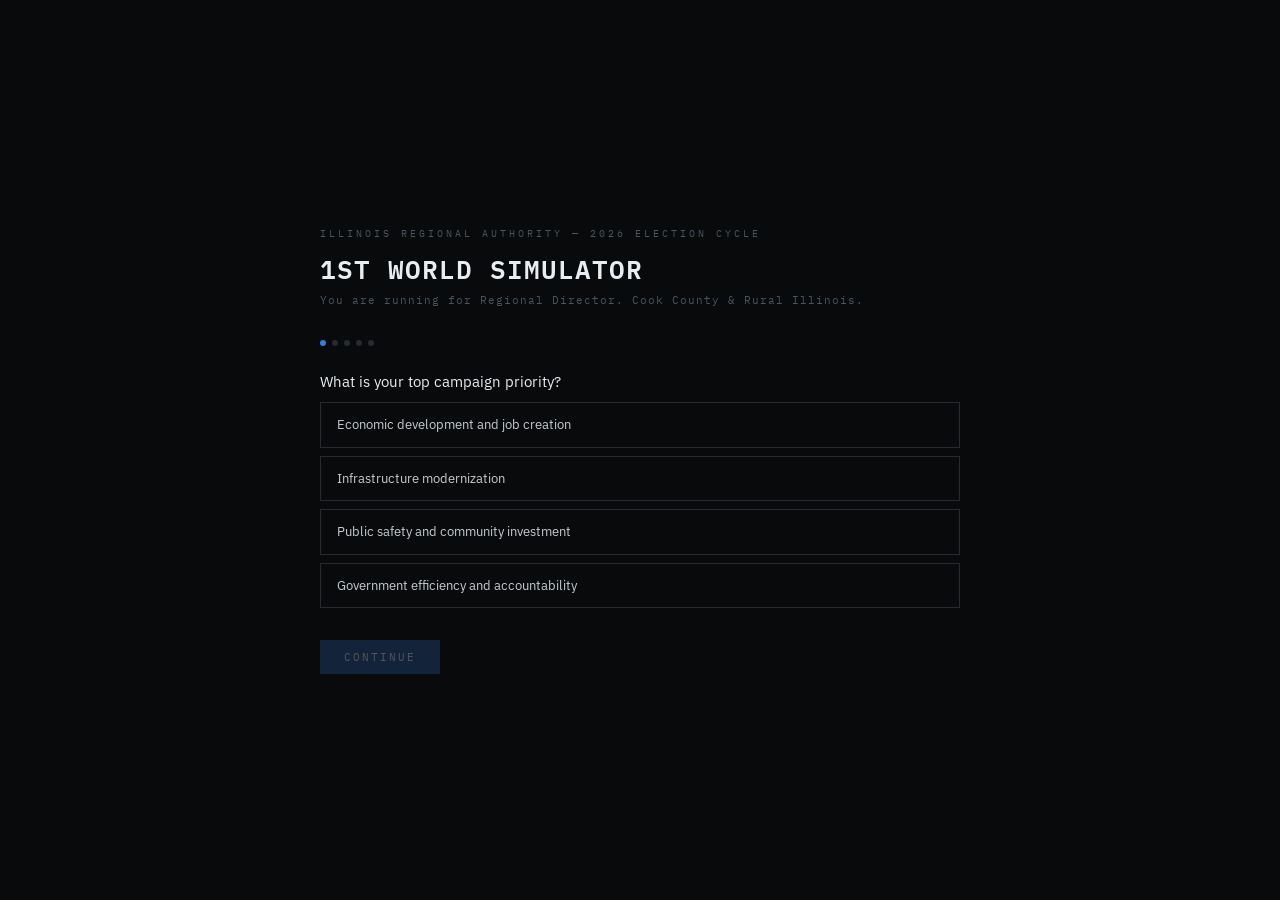
<file: 1st-world-simulator.html>
<!DOCTYPE html>
<html lang="en">
<head>
<meta charset="UTF-8">
<meta name="viewport" content="width=device-width, initial-scale=1.0">
<title>1ST WORLD SIMULATOR — Illinois 2026</title>
<style>
@import url('https://fonts.googleapis.com/css2?family=IBM+Plex+Mono:wght@300;400;500;600&family=IBM+Plex+Sans:wght@300;400;500;600&display=swap');
*{margin:0;padding:0;box-sizing:border-box;}
:root{
  --bg:#0a0c0e;
  --panel:#0f1215;
  --border:#1e2428;
  --border2:#252b30;
  --text:#c8cdd2;
  --text-dim:#4a5560;
  --text-bright:#e8edf2;
  --accent:#3a7bd5;
  --accent2:#2d5fa3;
  --warn:#c8832a;
  --danger:#b03030;
  --good:#2a7a4a;
  --mono:'IBM Plex Mono',monospace;
  --sans:'IBM Plex Sans',sans-serif;
}
html,body{height:100%;background:var(--bg);color:var(--text);font-family:var(--sans);font-size:14px;line-height:1.5;overflow:hidden;}
#app{height:100vh;display:flex;flex-direction:column;overflow:hidden;}

/* ── SCREEN LAYERS ── */
.screen{display:none;flex-direction:column;height:100%;overflow:hidden;}
.screen.active{display:flex;}

/* ── CAMPAIGN ── */
#screen-campaign{background:#080a0c;align-items:center;justify-content:center;padding:40px 20px;overflow-y:auto;}
.campaign-wrap{max-width:640px;width:100%;}
.campaign-header{font-family:var(--mono);font-size:10px;letter-spacing:3px;color:var(--text-dim);margin-bottom:8px;text-transform:uppercase;}
.campaign-title{font-family:var(--mono);font-size:clamp(18px,3vw,26px);font-weight:600;color:var(--text-bright);margin-bottom:4px;letter-spacing:1px;}
.campaign-sub{font-family:var(--mono);font-size:11px;color:var(--text-dim);margin-bottom:32px;letter-spacing:1px;}
.campaign-question{font-size:15px;color:var(--text-bright);margin-bottom:8px;line-height:1.6;}
.campaign-context{font-size:12px;color:var(--text-dim);margin-bottom:20px;line-height:1.6;font-style:italic;}
.campaign-choices{display:flex;flex-direction:column;gap:8px;margin-bottom:32px;}
.campaign-btn{background:transparent;border:1px solid var(--border2);color:var(--text);font-family:var(--sans);font-size:13px;padding:12px 16px;text-align:left;cursor:pointer;transition:all 0.15s;line-height:1.5;}
.campaign-btn:hover{border-color:var(--accent2);color:var(--text-bright);background:rgba(58,123,213,0.05);}
.campaign-btn.selected{border-color:var(--accent);color:var(--text-bright);background:rgba(58,123,213,0.08);}
.campaign-btn.aipac-accept{border-color:#4a5530;}
.campaign-btn.aipac-accept:hover{border-color:#7a9a40;background:rgba(90,120,40,0.08);color:var(--text-bright);}
.campaign-btn.aipac-decline{border-color:#4a3030;}
.campaign-btn.aipac-decline:hover{border-color:#9a5040;background:rgba(120,60,40,0.08);color:var(--text-bright);}
.campaign-step-indicator{display:flex;gap:6px;margin-bottom:24px;}
.step-dot{width:6px;height:6px;border-radius:50%;background:var(--border2);}
.step-dot.done{background:var(--accent2);}
.step-dot.current{background:var(--accent);}
.campaign-next-btn{background:var(--accent2);border:none;color:#fff;font-family:var(--mono);font-size:11px;letter-spacing:2px;padding:10px 24px;cursor:pointer;text-transform:uppercase;transition:all 0.15s;}
.campaign-next-btn:hover{background:var(--accent);}
.campaign-next-btn:disabled{opacity:0.3;cursor:not-allowed;}

/* ── GAME OVER ── */
#screen-gameover{background:#080a0c;align-items:center;justify-content:center;padding:40px;}
.gameover-wrap{max-width:480px;text-align:center;}
.gameover-label{font-family:var(--mono);font-size:10px;letter-spacing:4px;color:var(--text-dim);margin-bottom:24px;}
.gameover-msg{font-family:var(--mono);font-size:15px;color:var(--text-bright);line-height:1.8;margin-bottom:40px;}

/* ── MAIN GAME ── */
#screen-game{flex-direction:row;height:100vh;overflow:hidden;}

/* Left sidebar: stats */
#sidebar{width:220px;min-width:220px;background:var(--panel);border-right:1px solid var(--border);display:flex;flex-direction:column;padding:0;overflow:hidden;}
.sidebar-header{padding:14px 16px 10px;border-bottom:1px solid var(--border);}
.region-label{font-family:var(--mono);font-size:8px;letter-spacing:3px;color:var(--text-dim);text-transform:uppercase;}
.region-name{font-family:var(--mono);font-size:11px;color:var(--text-bright);margin-top:2px;letter-spacing:0.5px;}
.date-display{font-family:var(--mono);font-size:10px;color:var(--accent);margin-top:6px;letter-spacing:1px;}
.stats-section{padding:14px 16px;border-bottom:1px solid var(--border);flex:1;}
.stats-title{font-family:var(--mono);font-size:8px;letter-spacing:3px;color:var(--text-dim);margin-bottom:12px;text-transform:uppercase;}
.stat-item{margin-bottom:14px;}
.stat-label{font-family:var(--mono);font-size:9px;letter-spacing:1.5px;color:var(--text-dim);text-transform:uppercase;margin-bottom:4px;display:flex;justify-content:space-between;}
.stat-label span{color:var(--text);}
.stat-bar-wrap{height:4px;background:var(--border2);border-radius:0;}
.stat-bar{height:100%;border-radius:0;transition:width 0.4s ease,background 0.4s ease;}
.stat-bar.wellbeing{background:#2a6a4a;}
.stat-bar.debt{background:#8a3030;}
.stat-bar.unrest{background:#8a5020;}
.stat-bar.trust{background:#2a4a7a;}
.stat-bar.low{background:#6a2020!important;}
.stat-value{font-family:var(--mono);font-size:11px;color:var(--text-bright);margin-top:3px;}
.redacted-row{margin-top:8px;padding-top:8px;border-top:1px solid var(--border);}
.redacted-label{font-family:var(--mono);font-size:8px;letter-spacing:2px;color:var(--border2);text-transform:uppercase;}
.turn-info{padding:12px 16px;border-top:1px solid var(--border);}
.turn-label{font-family:var(--mono);font-size:8px;letter-spacing:2px;color:var(--text-dim);text-transform:uppercase;}
.turn-num{font-family:var(--mono);font-size:13px;color:var(--text-bright);margin-top:2px;}

/* Center: main content */
#main{flex:1;display:flex;flex-direction:column;overflow:hidden;min-width:0;}
#main-header{padding:10px 20px;border-bottom:1px solid var(--border);display:flex;align-items:center;justify-content:space-between;background:var(--panel);}
.phase-label{font-family:var(--mono);font-size:9px;letter-spacing:3px;color:var(--text-dim);text-transform:uppercase;}
.phase-name{font-family:var(--mono);font-size:11px;color:var(--text-bright);}
.event-counter{font-family:var(--mono);font-size:9px;color:var(--text-dim);}
#event-area{flex:1;overflow-y:auto;padding:20px;display:flex;flex-direction:column;gap:16px;}
#event-area::-webkit-scrollbar{width:4px;}
#event-area::-webkit-scrollbar-track{background:transparent;}
#event-area::-webkit-scrollbar-thumb{background:var(--border2);}

/* Event card */
.event-card{background:var(--panel);border:1px solid var(--border);padding:18px 20px;animation:cardIn 0.25s ease;}
@keyframes cardIn{from{opacity:0;transform:translateY(8px);}to{opacity:1;transform:translateY(0);}}
.event-card.resolved{opacity:0.45;pointer-events:none;}
.event-tag{font-family:var(--mono);font-size:8px;letter-spacing:3px;color:var(--text-dim);text-transform:uppercase;margin-bottom:8px;}
.event-title{font-family:var(--mono);font-size:13px;color:var(--text-bright);margin-bottom:8px;line-height:1.4;font-weight:500;}
.event-body{font-size:12px;color:var(--text);line-height:1.7;margin-bottom:16px;}
.event-choices{display:flex;flex-direction:column;gap:6px;}
.choice-btn{background:transparent;border:1px solid var(--border2);color:var(--text);font-family:var(--sans);font-size:12px;padding:10px 14px;text-align:left;cursor:pointer;transition:all 0.15s;line-height:1.5;display:flex;align-items:flex-start;gap:8px;}
.choice-btn:hover{border-color:var(--accent2);color:var(--text-bright);background:rgba(58,123,213,0.04);}
.choice-btn:disabled{opacity:0.3;cursor:not-allowed;}
.choice-label{font-family:var(--mono);font-size:9px;color:var(--text-dim);min-width:16px;margin-top:1px;flex-shrink:0;}
.choice-restricted{font-family:var(--mono);font-size:9px;color:#4a3020;padding:10px 14px;border:1px solid #2a1a10;}
.outcome-display{background:#0d1008;border:1px solid #1e2a18;padding:10px 14px;font-family:var(--mono);font-size:11px;color:#6a8a5a;line-height:1.6;margin-top:8px;}

/* End turn button */
#end-turn-wrap{padding:14px 20px;border-top:1px solid var(--border);background:var(--panel);display:flex;align-items:center;justify-content:space-between;}
#end-turn-btn{background:transparent;border:1px solid var(--border2);color:var(--text-dim);font-family:var(--mono);font-size:10px;letter-spacing:2px;padding:10px 20px;cursor:pointer;text-transform:uppercase;transition:all 0.2s;}
#end-turn-btn:hover:not(:disabled){border-color:var(--accent);color:var(--text-bright);}
#end-turn-btn:disabled{opacity:0.3;cursor:not-allowed;}
.events-remaining{font-family:var(--mono);font-size:9px;color:var(--text-dim);}

/* News ticker */
#ticker-wrap{height:28px;background:#080a0c;border-top:1px solid var(--border);display:flex;align-items:center;overflow:hidden;flex-shrink:0;}
.ticker-label{font-family:var(--mono);font-size:8px;letter-spacing:2px;color:var(--text-dim);padding:0 12px;white-space:nowrap;border-right:1px solid var(--border);height:100%;display:flex;align-items:center;}
.ticker-scroll{flex:1;overflow:hidden;position:relative;height:100%;}
.ticker-inner{display:flex;align-items:center;height:100%;white-space:nowrap;animation:tickerMove linear infinite;}
@keyframes tickerMove{0%{transform:translateX(0);}100%{transform:translateX(-50%);}}
.ticker-item{font-family:var(--mono);font-size:10px;color:var(--text-dim);padding:0 32px;letter-spacing:0.5px;}
.ticker-item::before{content:'◆';margin-right:12px;font-size:6px;color:var(--border2);}

/* Right panel: log */
#log-panel{width:200px;min-width:200px;background:var(--panel);border-left:1px solid var(--border);display:flex;flex-direction:column;overflow:hidden;}
.log-header{padding:12px 14px 8px;border-bottom:1px solid var(--border);}
.log-title{font-family:var(--mono);font-size:8px;letter-spacing:3px;color:var(--text-dim);text-transform:uppercase;}
#log-list{flex:1;overflow-y:auto;padding:10px 14px;}
#log-list::-webkit-scrollbar{width:3px;}
#log-list::-webkit-scrollbar-thumb{background:var(--border);}
.log-entry{font-family:var(--mono);font-size:9px;color:var(--text-dim);margin-bottom:10px;line-height:1.5;border-left:2px solid var(--border);padding-left:8px;}
.log-entry.bad{border-color:#5a2020;color:#7a4a4a;}
.log-entry.warn{border-color:#5a3a10;color:#7a5a30;}
.log-entry.good{border-color:#1a4a2a;color:#3a6a4a;}
.log-entry .log-turn{font-size:8px;color:var(--border2);display:block;margin-bottom:2px;}

/* Delayed effect notification */
.delayed-notice{background:#0d0f08;border:1px solid #2a3020;padding:12px 16px;font-family:var(--mono);font-size:10px;color:#5a7040;line-height:1.6;margin-bottom:12px;animation:cardIn 0.3s ease;}
.delayed-notice::before{content:'⚠ DELAYED EFFECT — ';color:#3a5020;}

/* Responsive */
@media(max-width:900px){
  #log-panel{display:none;}
  #sidebar{width:180px;min-width:180px;}
}
@media(max-width:640px){
  #sidebar{width:160px;min-width:160px;}
}
</style>
</head>
<body>
<div id="app">

<!-- CAMPAIGN SCREEN -->
<div id="screen-campaign" class="screen active">
  <div class="campaign-wrap">
    <div class="campaign-header">Illinois Regional Authority — 2026 Election Cycle</div>
    <div class="campaign-title">1ST WORLD SIMULATOR</div>
    <div class="campaign-sub">You are running for Regional Director. Cook County & Rural Illinois.</div>
    <div id="campaign-content"></div>
  </div>
</div>

<!-- GAME OVER SCREEN -->
<div id="screen-gameover" class="screen">
  <div class="gameover-wrap">
    <div class="gameover-label">ELECTION RESULT</div>
    <div class="gameover-msg" id="gameover-msg"></div>
  </div>
</div>

<!-- MAIN GAME SCREEN -->
<div id="screen-game" class="screen">
  <!-- Sidebar -->
  <div id="sidebar">
    <div class="sidebar-header">
      <div class="region-label">Region Report</div>
      <div class="region-name">Illinois — Region 7</div>
      <div class="date-display" id="date-display">JAN 2027</div>
    </div>
    <div class="stats-section">
      <div class="stats-title">Regional Indicators</div>
      <div class="stat-item">
        <div class="stat-label">Population Wellbeing <span id="stat-wellbeing-val">62</span></div>
        <div class="stat-bar-wrap"><div class="stat-bar wellbeing" id="bar-wellbeing" style="width:62%"></div></div>
      </div>
      <div class="stat-item">
        <div class="stat-label">Regional Debt (B) <span id="stat-debt-val">$4.2B</span></div>
        <div class="stat-bar-wrap"><div class="stat-bar debt" id="bar-debt" style="width:42%"></div></div>
      </div>
      <div class="stat-item">
        <div class="stat-label">Unrest <span id="stat-unrest-val">28</span></div>
        <div class="stat-bar-wrap"><div class="stat-bar unrest" id="bar-unrest" style="width:28%"></div></div>
      </div>
      <div class="stat-item">
        <div class="stat-label">Inst. Trust <span id="stat-trust-val">44</span></div>
        <div class="stat-bar-wrap"><div class="stat-bar trust" id="bar-trust" style="width:44%"></div></div>
      </div>
      <div class="redacted-row">
        <div class="redacted-label">██████████████ [RESTRICTED]</div>
        <div class="redacted-label" style="margin-top:4px;">████████████ [RESTRICTED]</div>
      </div>
    </div>
    <div class="turn-info">
      <div class="turn-label">Tenure</div>
      <div class="turn-num" id="turn-display">Month 1</div>
    </div>
  </div>

  <!-- Main area -->
  <div id="main">
    <div id="main-header">
      <div>
        <div class="phase-label">Active Events</div>
        <div class="phase-name" id="phase-name">Awaiting Director Input</div>
      </div>
      <div class="event-counter" id="event-counter"></div>
    </div>
    <div id="event-area"></div>
    <div id="end-turn-wrap">
      <button id="end-turn-btn" disabled>ADVANCE MONTH ›</button>
      <span class="events-remaining" id="events-remaining"></span>
    </div>
    <div id="ticker-wrap">
      <div class="ticker-label">REGION 7 WIRE</div>
      <div class="ticker-scroll"><div class="ticker-inner" id="ticker-inner"></div></div>
    </div>
  </div>

  <!-- Log panel -->
  <div id="log-panel">
    <div class="log-header"><div class="log-title">Decision Log</div></div>
    <div id="log-list"></div>
  </div>
</div>

</div><!-- #app -->

<script>
// ═══════════════════════════════════════════
// STATE
// ═══════════════════════════════════════════
const MONTHS = ['JAN','FEB','MAR','APR','MAY','JUN','JUL','AUG','SEP','OCT','NOV','DEC'];

let G = {
  turn: 1,
  year: 2027,
  monthIndex: 0,
  // visible stats 0-100
  wellbeing: 62,
  debt: 42,       // 0=no debt, 100=default
  unrest: 28,
  trust: 44,
  // hidden stats 0-100
  corpInfluence: 15,
  mediaNarrative: 10, // 0=free, 100=captured
  // delayed effects queue: [{turns, effect}]
  delayed: [],
  // event history
  log: [],
  // seen event ids
  seenEvents: new Set(),
  // ticker headlines
  ticker: [],
  // campaign choices (for reference)
  campaignChoices: [],
};

function saveGame(){
  const s = {...G, seenEvents:[...G.seenEvents]};
  localStorage.setItem('1ws_save', JSON.stringify(s));
}
function loadGame(){
  try{
    const raw = localStorage.getItem('1ws_save');
    if(!raw) return false;
    const s = JSON.parse(raw);
    s.seenEvents = new Set(s.seenEvents||[]);
    G = s;
    return true;
  }catch(e){return false;}
}

// ═══════════════════════════════════════════
// CAMPAIGN
// ═══════════════════════════════════════════
const CAMPAIGN_STEPS = [
  {
    q: "Question 1 of 5 — Policy Priorities",
    question: "What is your top campaign priority?",
    choices: [
      "Economic development and job creation",
      "Infrastructure modernization",
      "Public safety and community investment",
      "Government efficiency and accountability"
    ],
    note: null
  },
  {
    q: "Question 2 of 5 — Fiscal Approach",
    question: "How do you plan to address the regional budget deficit?",
    choices: [
      "Public-private partnerships",
      "Targeted spending cuts",
      "Revenue restructuring",
      "Federal grant pursuit"
    ],
    note: null
  },
  {
    q: "Question 3 of 5 — Development Vision",
    question: "Which sector should anchor regional economic recovery?",
    choices: [
      "Advanced manufacturing",
      "Healthcare and biotech",
      "Agricultural innovation",
      "Technology and logistics"
    ],
    note: null
  },
  {
    q: "Question 4 of 5 — Governance Style",
    question: "How will you approach relationships with corporate stakeholders?",
    choices: [
      "Open dialogue, business-friendly environment",
      "Strict regulatory oversight",
      "Partnership with accountability requirements",
      "Prioritize small business and local enterprise"
    ],
    note: null
  },
  {
    q: "Question 5 of 5 — Campaign Financing",
    question: "The American Israel Public Affairs Committee has offered your campaign $340,000. Do you accept?",
    choices: null, // special
    note: "Your opponent has already accepted."
  }
];

let campaignStep = 0;
let campaignSelected = null;

function renderCampaign(){
  const el = document.getElementById('campaign-content');
  const step = CAMPAIGN_STEPS[campaignStep];

  // step indicators
  const dots = CAMPAIGN_STEPS.map((_,i)=>{
    let cls = 'step-dot';
    if(i < campaignStep) cls += ' done';
    if(i === campaignStep) cls += ' current';
    return `<div class="${cls}"></div>`;
  }).join('');

  if(campaignStep < 4){
    el.innerHTML = `
      <div class="campaign-step-indicator">${dots}</div>
      <div class="campaign-question">${step.question}</div>
      <div class="campaign-choices" id="camp-choices">
        ${step.choices.map((c,i)=>`<button class="campaign-btn" data-i="${i}" onclick="selectCampaignChoice(${i})">${c}</button>`).join('')}
      </div>
      <button class="campaign-next-btn" id="camp-next" onclick="advanceCampaign()" disabled>CONTINUE</button>
    `;
  } else {
    // AIPAC question
    el.innerHTML = `
      <div class="campaign-step-indicator">${dots}</div>
      <div class="campaign-question">${step.question}</div>
      ${step.note ? `<div class="campaign-context">${step.note}</div>` : ''}
      <div class="campaign-choices">
        <button class="campaign-btn aipac-accept" onclick="aipacChoice('accept')">Accept the $340,000.</button>
        <button class="campaign-btn aipac-decline" onclick="aipacChoice('decline')">Decline.</button>
      </div>
    `;
  }
  campaignSelected = null;
}

function selectCampaignChoice(i){
  document.querySelectorAll('#camp-choices .campaign-btn').forEach((b,idx)=>{
    b.classList.toggle('selected', idx===i);
  });
  campaignSelected = i;
  document.getElementById('camp-next').disabled = false;
}

function advanceCampaign(){
  if(campaignSelected === null) return;
  G.campaignChoices.push({step: campaignStep, choice: campaignSelected});
  campaignStep++;
  renderCampaign();
}

function aipacChoice(choice){
  if(choice === 'accept'){
    // Win — start game
    addTicker("Regional Director elected. Transition team formed.");
    addTicker("New administration pledges responsive governance.");
    addTicker("Campaign financing disclosures pending review.");
    // Subtle: first delayed event references the debt
    G.delayed.push({at: 3, id:'aipac_debt_ref'});
    showScreen('game');
    initGame();
  } else {
    // Lose
    const el = document.getElementById('gameover-msg');
    el.textContent = "You lost by 4 points.\n\nThe winner received $340,000 in outside funding.";
    showScreen('gameover');
  }
}

// ═══════════════════════════════════════════
// SCREENS
// ═══════════════════════════════════════════
function showScreen(id){
  document.querySelectorAll('.screen').forEach(s=>s.classList.remove('active'));
  document.getElementById('screen-'+id).classList.add('active');
}

// ═══════════════════════════════════════════
// EVENT DEFINITIONS
// ═══════════════════════════════════════════
// Each event:
// id, tag, title, body(G)=>string, minTurn, maxCorpBlock (if corpInfluence>X choice gets removed),
// choices: [{label, text, restricted(G)=>bool, outcome(G)=>string, effect(G)=>void}]

const EVENTS = [

// ── HOUSING ──
{id:'ev_blackstone',tag:'HOUSING / PRIVATE EQUITY',minTurn:1,
title:'Blackstone Capital Acquires 400 Single-Family Homes',
body:()=>`A private equity firm has completed the purchase of 400 single-family homes across the region, converting them to rental units. Rents have been raised an average of 40%. Approximately 120 tenant families have already received notices. The firm is publicly traded. It paid no transfer tax.`,
choices:[
  {label:'A',text:'Investigate zoning and transfer tax compliance.',
   effect:g=>{g.trust+=3;g.corpInfluence+=4;},
   outcome:()=>`Review launched. Legal team estimates 18 months to resolution. Firm retains four lobbying firms registered in Springfield.`},
  {label:'B',text:'Propose emergency tenant protection ordinance.',
   effect:g=>{g.wellbeing+=4;g.trust+=5;g.corpInfluence+=8;g.unrest-=3;},
   outcome:()=>`Ordinance drafted. Real estate lobby announces $2.1M campaign against it. Three council members request meetings with the firm.`,
   restricted:g=>g.corpInfluence>65},
  {label:'C',text:'Refer to state housing authority. No local action.',
   effect:g=>{g.trust-=4;g.unrest+=5;g.corpInfluence+=3;},
   outcome:()=>`State authority acknowledges receipt. No timeline provided. Eviction notices continue.`}
]},

{id:'ev_airbnb',tag:'HOUSING / SHORT TERM RENTAL',minTurn:2,
title:'800 Long-Term Units Removed from Housing Stock',
body:()=>`Short-term rental platforms have converted approximately 800 units across the region from long-term housing to tourist accommodation. Average rent in adjacent units has increased 18% in the past two years. No permits were required. No permits were denied.`,
choices:[
  {label:'A',text:'Implement short-term rental licensing and caps.',
   effect:g=>{g.wellbeing+=3;g.trust+=4;g.mediaNarrative+=4;},
   outcome:()=>`Licensing framework proposed. Platform companies announce they will not comply and will challenge in federal court citing interstate commerce.`},
  {label:'B',text:'Tax short-term rentals at commercial rates.',
   effect:g=>{g.debt-=3;g.corpInfluence+=5;g.trust+=2;},
   outcome:()=>`Revenue measure passed. Platforms adjust pricing, passing cost to renters. Long-term housing stock unchanged.`},
  {label:'C',text:'No action. Market will self-correct.',
   effect:g=>{g.wellbeing-=3;g.trust-=4;g.unrest+=4;g.corpInfluence+=3;},
   outcome:()=>`Housing vacancy rate hits regional low. Shelter population increases.`}
]},

{id:'ev_tent_city',tag:'HOUSING / DISPLACEMENT',minTurn:3,
title:'Encampment Under I-290 Overpass — 140 Residents',
body:()=>`A tent city has formed under the I-290 overpass near Cicero Avenue. Approximately 140 individuals, 30% of whom are veterans. City council has requested clearance. State DOT has issued a notice. Nearest available shelter has 22 open beds.`,
choices:[
  {label:'A',text:'Coordinate shelter and services before any clearance.',
   effect:g=>{g.wellbeing+=5;g.trust+=4;g.unrest-=2;g.debt+=3;},
   outcome:()=>`Wraparound services engaged. 34 individuals placed. 106 remain. Encampment persists. Council votes 6-3 to revisit clearance.`},
  {label:'B',text:'Clear the encampment. Refer residents to existing services.',
   effect:g=>{g.unrest+=8;g.trust-=6;g.wellbeing-=4;},
   outcome:()=>`Clearance completed. Belongings destroyed per protocol. 11 individuals hospitalized. Encampment reforms two blocks east within 17 days.`},
  {label:'C',text:'Delay action. Request federal homelessness funding.',
   effect:g=>{g.trust-=2;g.debt+=2;},
   outcome:()=>`Federal application submitted. Review period: 4-7 months. Encampment population grows to 180.`}
]},

{id:'ev_zoning',tag:'HOUSING / LAND USE',minTurn:4,
title:'Proposed Zoning Reform: Allow 4-Unit Buildings by Right',
body:()=>`State housing researchers recommend allowing 4-unit residential buildings by right throughout the region. Estimated to add 3,200 units over 10 years. The real estate development lobby has filed formal opposition. The existing homeowner lobby has filed opposition. Three aldermen have requested campaign donation disclosures be delayed.`,
choices:[
  {label:'A',text:'Support and advance the zoning reform.',
   effect:g=>{g.wellbeing+=5;g.trust+=3;g.corpInfluence+=6;},
   outcome:()=>`Reform passes on second reading. Eight legal challenges filed. Implementation delayed 14 months pending litigation.`,
   restricted:g=>g.corpInfluence>72},
  {label:'B',text:'Support reform in selected zones only.',
   effect:g=>{g.wellbeing+=2;g.corpInfluence+=3;},
   outcome:()=>`Limited reform passes. Developers move quickly in selected zones. Gentrification pressure in adjacent neighborhoods begins within 6 months.`},
  {label:'C',text:'Table pending further community review.',
   effect:g=>{g.trust-=3;g.unrest+=3;},
   outcome:()=>`Further review scheduled. Lobbyist filings increase. No vote before end of fiscal year.`}
]},

{id:'ev_section8',tag:'HOUSING / VOUCHERS',minTurn:5,
title:'Section 8 Vouchers Available — No Landlords Accepting',
body:()=>`The region has distributed 340 Section 8 housing vouchers. As of this reporting period, 6 landlords are accepting them. The vouchers expire unused after 120 days. Recipients lose their place on the waiting list if vouchers expire. The waiting list is currently 7 years.`,
choices:[
  {label:'A',text:'Mandate landlord participation or require cause for refusal.',
   effect:g=>{g.wellbeing+=6;g.trust+=4;g.unrest-=3;},
   outcome:()=>`Mandate drafted. Legal challenge filed by landlord association. Estimated 2 years to resolve. Vouchers continue to expire.`,
   restricted:g=>g.corpInfluence>60},
  {label:'B',text:'Offer landlord incentive payments for participation.',
   effect:g=>{g.wellbeing+=3;g.debt+=4;g.trust+=2;},
   outcome:()=>`Incentive program launched. Participating landlords increase to 22. 89 vouchers successfully used. 251 expire.`},
  {label:'C',text:'No new policy. Publish list of participating landlords.',
   effect:g=>{g.wellbeing-=2;g.trust-=3;},
   outcome:()=>`List published. 6 landlords. Vouchers expire at expected rate.`}
]},

// ── CORPORATE EXTRACTION ──
{id:'ev_amazon',tag:'CORPORATE / ECONOMIC DEVELOPMENT',minTurn:1,
title:'Amazon Warehouse Siting Proposal — 500 Jobs Offered',
body:()=>`Amazon has proposed a distribution warehouse for the Cicero industrial corridor. Terms: 500 positions (87% part-time, no benefits eligible), $0 property tax for 15 years via TIF, $4.2M in infrastructure upgrades borne by the region. Estimated annual revenue to Amazon: $340M. Estimated annual cost to region after subsidies: $2.1M.`,
choices:[
  {label:'A',text:'Accept with conditions: benefits threshold, local hire.',
   effect:g=>{g.trust+=3;g.corpInfluence+=6;g.debt+=2;},
   outcome:()=>`Amazon accepts conditions in writing. Legal counsel notes enforcement mechanisms are advisory only. Groundbreaking scheduled.`,
   restricted:g=>g.corpInfluence>70},
  {label:'B',text:'Accept as offered.',
   effect:g=>{g.wellbeing-=2;g.debt+=4;g.corpInfluence+=10;g.trust+=2;},
   outcome:()=>`Deal signed. Press release touts 500 jobs. Union organizing attempt begins month 3. Two organizers terminated for cause.`},
  {label:'C',text:'Decline. Pursue alternative development.',
   effect:g=>{g.trust+=4;g.wellbeing+=2;g.corpInfluence-=3;},
   outcome:()=>`Amazon relocates proposal to DuPage County. Local press runs "Region Turns Away 500 Jobs" for 3 weeks straight.`}
]},

{id:'ev_private_equity_employer',tag:'CORPORATE / PRIVATE EQUITY',minTurn:3,
title:'PE Firm Acquires Region\'s Largest Private Employer',
body:()=>`Apex Capital Partners has completed acquisition of Midwest Fabrications LLC, the region's largest private employer at 2,100 workers. The acquisition was leveraged — $380M in new debt placed on the company's books. Standard operating procedure. The company was profitable before acquisition.`,
choices:[
  {label:'A',text:'Meet with new ownership. Request worker retention agreement.',
   effect:g=>{g.trust+=2;g.corpInfluence+=5;},
   outcome:()=>`Meeting held. Retention agreement described as "not consistent with our operating model." Union asks for intervention. No mechanism exists.`},
  {label:'B',text:'Commission economic impact study.',
   effect:g=>{g.trust+=1;g.debt+=1;},
   outcome:()=>`Study commissioned. Results due in 14 months. Company restructuring begins in month 4.`},
  {label:'C',text:'No action. Private business decision.',
   effect:g=>{g.corpInfluence+=6;},
   outcome:()=>`Acknowledged. Plant closes in 38 months. 2,100 jobs eliminated.`}
],
delayed_effect:{at:38, fn:g=>{g.wellbeing-=12;g.unrest+=14;g.trust-=6;},
  text:'Midwest Fabrications has ceased operations. 2,100 workers laid off. The closure was announced on a Friday afternoon.'}},

{id:'ev_dollar_general',tag:'CORPORATE / RETAIL',minTurn:2,
title:'Dollar General Opens 3 Locations in Food Desert Areas',
body:()=>`Dollar General has opened three new locations in neighborhoods classified as food deserts. All three locations are within 800 feet of a locally-owned grocery. Regional economic data suggests local groceries lose approximately 34% of revenue within 24 months of a discount chain opening nearby.`,
choices:[
  {label:'A',text:'Offer local grocery retention grants.',
   effect:g=>{g.wellbeing+=3;g.debt+=3;g.trust+=3;},
   outcome:()=>`$340,000 in grants distributed. Two of three local groceries survive year one. One closes in month 18.`},
  {label:'B',text:'Zoning review on future discount retail applications.',
   effect:g=>{g.trust+=2;g.corpInfluence+=4;},
   outcome:()=>`Review framework established. Dollar General's attorneys note they qualify as "essential services" under six existing exemptions.`},
  {label:'C',text:'No action.',
   effect:g=>{g.wellbeing-=3;g.corpInfluence+=5;},
   outcome:()=>`Two local groceries close within 20 months. The nearest fresh produce is now 3.4 miles from the affected neighborhoods.`}
]},

{id:'ev_payday_loan',tag:'CORPORATE / FINANCIAL EXTRACTION',minTurn:5,
title:'6 Payday Loan Locations Open Following Factory Closure',
body:()=>`Following last quarter's plant closure, six payday lending storefronts have opened within a 2-mile radius of the former facility. Average APR: 391%. The state usury cap does not apply to this lending category. There is no cap. There was a cap. It was repealed in 2019 following $1.2M in lobbying expenditure.`,
choices:[
  {label:'A',text:'Pursue municipal lending cap ordinance.',
   effect:g=>{g.trust+=4;g.corpInfluence+=7;g.wellbeing+=3;},
   outcome:()=>`Ordinance drafted. Industry group cites preemption. State AG says local authority is "unclear." Lenders remain open.`,
   restricted:g=>g.corpInfluence>68},
  {label:'B',text:'Partner with credit union for emergency loan alternative.',
   effect:g=>{g.wellbeing+=4;g.debt+=2;g.trust+=3;},
   outcome:()=>`Credit union program launches. Serves 340 residents in first quarter. Payday lenders serve 2,800.`},
  {label:'C',text:'No action. Residents have access to alternatives.',
   effect:g=>{g.wellbeing-=4;g.unrest+=4;g.trust-=3;},
   outcome:()=>`Average resident debt load increases. Bankruptcy filings up 22% in affected zip codes.`}
]},

{id:'ev_hospital_pe',tag:'HEALTHCARE / PRIVATE EQUITY',minTurn:4,
title:'Regional Hospital Acquired by Private Equity',
body:()=>`Centerview Health Partners has completed acquisition of St. Anthony Regional Medical Center. Acquisition financed with $220M in debt placed on the hospital. Centerview has a 6-year average hold period. The ER serves 48,000 patients annually. It is the only trauma center within 22 miles.`,
choices:[
  {label:'A',text:'Require community benefit agreement as condition of licensing.',
   effect:g=>{g.trust+=4;g.wellbeing+=3;g.corpInfluence+=6;},
   outcome:()=>`Agreement drafted. Centerview's attorneys contest enforceability. Licensing proceeds. Agreement is not enforced.`,
   restricted:g=>g.corpInfluence>65},
  {label:'B',text:'Open dialogue with new ownership. No formal requirements.',
   effect:g=>{g.corpInfluence+=5;},
   outcome:()=>`Meeting held. Ownership pledges "commitment to community health." Staff-to-patient ratios are cut 18 months later.`},
  {label:'C',text:'No action. Regulatory approval is a state matter.',
   effect:g=>{g.corpInfluence+=7;},
   outcome:()=>`Acquisition completed without regional review. ER closure announced in month 18.`}
],
delayed_effect:{at:18,fn:g=>{g.wellbeing-=10;g.unrest+=8;g.trust-=5;},
  text:'St. Anthony Emergency Room has closed. Centerview Health cites "operational sustainability." Nearest ER is now 22 miles.'}},

{id:'ev_telecom',tag:'CORPORATE / INFRASTRUCTURE',minTurn:6,
title:'Telecom Monopoly: 50Mbps for $120/Month — No Alternatives',
body:()=>`Consolidated Telecom LLC holds exclusive franchise rights for broadband in 74% of the region. Current offering: 50Mbps residential service at $120/month. Median household income in rural portions of the region: $38,000/year. No municipal broadband is currently permitted under the franchise agreement signed in 2008.`,
choices:[
  {label:'A',text:'Challenge the franchise exclusivity clause.',
   effect:g=>{g.trust+=5;g.corpInfluence+=8;g.debt+=2;},
   outcome:()=>`Legal challenge filed. Telecom retains former state AG as counsel. Estimated resolution: 3 years.`,
   restricted:g=>g.corpInfluence>70},
  {label:'B',text:'Pursue federal broadband grant for municipal alternative.',
   effect:g=>{g.trust+=3;g.debt+=3;g.wellbeing+=2;},
   outcome:()=>`Grant application submitted. $2.8M awarded. Build-out will take 4 years. Franchise agreement will be contested.`},
  {label:'C',text:'No action.',
   effect:g=>{g.wellbeing-=3;g.unrest+=3;g.trust-=2;},
   outcome:()=>`Telecom announces a rate increase effective next quarter.`}
]},

// ── OPIOIDS ──
{id:'ev_pharma_reps',tag:'PUBLIC HEALTH / PHARMACEUTICAL',minTurn:2,
title:'Pharmaceutical Sales Representatives at Regional Medical Offices',
body:()=>`Epidemiological tracking confirms that Orexin Pharmaceuticals has assigned quota-based sales representatives to 94% of medical practices in the region. The drug in question is an extended-release opioid. Prescriptions in the region are up 34% year over year. Orexin contributed $180,000 to the state medical licensing board foundation.`,
choices:[
  {label:'A',text:'Mandate prescriber disclosure and monitoring.',
   effect:g=>{g.trust+=3;g.wellbeing+=2;g.corpInfluence+=6;},
   outcome:()=>`Monitoring program established. Prescriptions decline modestly in monitored practices. Sales reps shift focus to practices outside monitoring.`},
  {label:'B',text:'Refer to state attorney general. No local action.',
   effect:g=>{g.wellbeing-=2;},
   outcome:()=>`Referral logged. No action taken by AG office in current review period.`},
  {label:'C',text:'Commission public education campaign.',
   effect:g=>{g.trust+=1;g.debt+=1;g.wellbeing-=1;},
   outcome:()=>`Campaign launched. Awareness metrics improve. Prescription rates unchanged.`}
]},

{id:'ev_naloxone',tag:'PUBLIC HEALTH / HARM REDUCTION',minTurn:3,
title:'Naloxone Available — Priced at 800% Markup',
body:()=>`Naloxone (overdose reversal medication) is available through regional pharmacies. The manufacturer has raised the price 800% over 4 years. A two-dose kit costs $180. Many first responders cannot afford to stock it at current distribution levels. Generic alternatives are available in 14 other countries. They are not available here.`,
choices:[
  {label:'A',text:'Fund regional naloxone stockpile from emergency health budget.',
   effect:g=>{g.wellbeing+=6;g.trust+=4;g.debt+=4;},
   outcome:()=>`Stockpile funded. 340 doses distributed. Overdose reversals increase. Manufacturer raises price again next quarter.`},
  {label:'B',text:'Lobby state for bulk purchasing program.',
   effect:g=>{g.wellbeing+=2;g.trust+=2;},
   outcome:()=>`Lobbying effort initiated. State budget committee has not scheduled review.`},
  {label:'C',text:'Issue public statement on pricing. No additional funding.',
   effect:g=>{g.trust-=2;g.wellbeing-=3;},
   outcome:()=>`Statement issued. Manufacturer does not respond. Overdose deaths increase 12% in affected areas.`}
]},

{id:'ev_fentanyl',tag:'PUBLIC HEALTH / OVERDOSE CRISIS',minTurn:6,
title:'Fentanyl in Regional Supply Chain — Overdose Deaths Triple',
body:()=>`Toxicology reports confirm fentanyl is now present in the majority of the regional illicit drug supply. Overdose deaths in the past 90 days: 43. Comparative period last year: 14. Regional addiction treatment capacity: 180 beds. Regional addiction treatment need (estimated): 4,200. Wait time for treatment: 4-6 months.`,
choices:[
  {label:'A',text:'Emergency expansion of treatment capacity and harm reduction.',
   effect:g=>{g.wellbeing+=6;g.debt+=6;g.trust+=5;g.unrest-=4;},
   outcome:()=>`Emergency funding allocated. 40 new treatment slots opened. Harm reduction sites established. Overdose deaths decline 22%.`},
  {label:'B',text:'Increase law enforcement narcotics operations.',
   effect:g=>{g.unrest+=6;g.trust-=3;g.wellbeing-=3;},
   outcome:()=>`Narcotics operations intensified. Arrests increase 180%. Overdose deaths unchanged. Supply disruption lasts 3 weeks.`},
  {label:'C',text:'Coordinate regional response task force.',
   effect:g=>{g.trust+=2;g.wellbeing-=2;},
   outcome:()=>`Task force formed. Meeting scheduled for next month. Deaths continue at current rate.`}
]},

{id:'ev_opioid_settlement',tag:'CORPORATE / ACCOUNTABILITY',minTurn:7,
title:'Opioid Lawsuit Settlement Funds — $14.2M to Region',
body:()=>`The region will receive $14.2M from the national opioid settlement. The settlement agreement specifies funds should be used for addiction treatment, harm reduction, and recovery support. The state budget office has requested the funds be redirected to the general fund to offset a deficit caused by an unrelated tax abatement.`,
choices:[
  {label:'A',text:'Insist funds be used as specified for addiction services.',
   effect:g=>{g.wellbeing+=8;g.trust+=6;g.unrest-=4;},
   outcome:()=>`Funds directed to treatment expansion. Three new recovery centers open. State budget office does not retaliate directly.`,
   restricted:g=>g.corpInfluence>75},
  {label:'B',text:'Allow partial redirection — split between treatment and general fund.',
   effect:g=>{g.wellbeing+=3;g.trust-=3;g.debt-=2;},
   outcome:()=>`$7.1M to treatment. $7.1M to general fund. Treatment advocates file public records requests.`},
  {label:'C',text:'Defer to state on fund allocation.',
   effect:g=>{g.trust-=6;g.wellbeing-=4;g.unrest+=5;},
   outcome:()=>`Funds redirected to general fund. Settlement terms technically voided. No legal consequence anticipated.`}
]},

// ── AGRICULTURE ──
{id:'ev_seed_contract',tag:'AGRICULTURE / RURAL ILLINOIS',minTurn:2,
title:'Consolidated Seed Corp Offering Exclusive Contracts',
body:()=>`AgriMega Inc. is offering annual seed contracts to regional farmers requiring purchase of new seed each growing season. Seed-saving prohibited under contract terms. Farms signing contracts receive subsidized equipment financing. Farms not signing will lose access to the conglomerate-owned grain elevator, which processes 78% of regional harvest.`,
choices:[
  {label:'A',text:'Investigate grain elevator monopoly for antitrust.',
   effect:g=>{g.trust+=4;g.corpInfluence+=7;g.wellbeing+=2;},
   outcome:()=>`Antitrust referral sent to state AG. No timeline. Contracts continue to be signed under market pressure.`},
  {label:'B',text:'Support independent co-op elevator development.',
   effect:g=>{g.wellbeing+=4;g.trust+=3;g.debt+=4;},
   outcome:()=>`Co-op development funded. Will take 3 years to build. In the interim, farmers sign contracts.`},
  {label:'C',text:'No action. Agricultural contracts are private.',
   effect:g=>{g.wellbeing-=3;g.corpInfluence+=5;},
   outcome:()=>`Seed saving in region declines to near zero within two growing seasons.`}
]},

{id:'ev_drought',tag:'AGRICULTURE / CLIMATE',minTurn:4,
title:'Drought Conditions — Regional Crop Insurance Defunded',
body:()=>`A drought is affecting 60% of the region's farmland. Estimated crop loss: 40% below average. The federal crop insurance program that served this region was defunded in a budget reconciliation two years ago. No replacement mechanism exists. Average farm debt in region: $320,000. Foreclosure filings are already up 18%.`,
choices:[
  {label:'A',text:'Emergency bridge loan program for affected farms.',
   effect:g=>{g.wellbeing+=5;g.trust+=4;g.debt+=6;},
   outcome:()=>`$8M emergency program established. 142 farms receive assistance. 34 farms foreclose before funds are disbursed.`},
  {label:'B',text:'Pursue federal disaster declaration.',
   effect:g=>{g.trust+=2;g.wellbeing-=2;},
   outcome:()=>`Disaster declaration request submitted. Federal review: 60-90 days. Planting season ends before approval.`},
  {label:'C',text:'Refer to existing USDA resources.',
   effect:g=>{g.trust-=4;g.wellbeing-=5;g.unrest+=5;},
   outcome:()=>`USDA resources are not applicable to this situation. Foreclosures continue. Rural population decline accelerates.`}
]},

{id:'ev_hog_farm',tag:'AGRICULTURE / RURAL ILLINOIS',minTurn:5,
title:'Corporate CAFO Application — 12,000 Hog Confinement',
body:()=>`Pork Alliance LLC has applied to build a 12,000-head confined animal feeding operation near Pontiac. Projected employment: 12 full-time positions. Documented impacts at similar facilities: hydrogen sulfide emissions within 2 miles, manure lagoon leakage into groundwater, property value decline in surrounding area. The applicant has contributed $40,000 to two state legislators on the review committee.`,
choices:[
  {label:'A',text:'Deny application based on environmental review.',
   effect:g=>{g.trust+=4;g.wellbeing+=3;g.corpInfluence+=6;},
   outcome:()=>`Application denied. Pork Alliance appeals to state level. State overrides local decision within 4 months.`,
   restricted:g=>g.corpInfluence>72},
  {label:'B',text:'Approve with enhanced monitoring requirements.',
   effect:g=>{g.corpInfluence+=5;g.trust-=2;},
   outcome:()=>`Approved. Monitoring requirements listed as recommendations, not conditions. Facility opens.`},
  {label:'C',text:'Approve. Prioritize rural employment.',
   effect:g=>{g.wellbeing-=3;g.corpInfluence+=7;g.trust-=4;},
   outcome:()=>`Approved. Facility opens. 12 jobs created. Groundwater complaint filed by neighboring farm in month 8.`}
]},

{id:'ev_farmland',tag:'AGRICULTURE / LAND SOVEREIGNTY',minTurn:6,
title:'Foreign Sovereign Wealth Fund Purchases 50,000 Acres',
body:()=>`Gulf Horizon Agricultural Holdings has completed the purchase of 50,000 acres of Illinois farmland — approximately 8% of the region's total agricultural land. Transaction price: $310M. Current law does not restrict foreign ownership of agricultural land. A bill to create such restrictions was tabled in committee last session after $2.4M in lobbying expenditure.`,
choices:[
  {label:'A',text:'Formally request state legislature revisit ownership restrictions.',
   effect:g=>{g.trust+=3;g.wellbeing+=2;},
   outcome:()=>`Request sent. Committee chair has not scheduled a hearing. Three additional purchase applications are pending.`},
  {label:'B',text:'Require disclosure and economic impact review for future purchases.',
   effect:g=>{g.trust+=4;g.corpInfluence+=4;},
   outcome:()=>`Disclosure requirement enacted locally. Applicability to foreign sovereign entities under legal review.`},
  {label:'C',text:'No action. Transaction is legal.',
   effect:g=>{g.wellbeing-=2;g.corpInfluence+=4;},
   outcome:()=>`Acknowledged. Additional purchase totaling 18,000 acres filed the following month.`}
]},

{id:'ev_rural_hospital',tag:'HEALTHCARE / RURAL',minTurn:4,
title:'Rural Hospital Closure — Nearest ER Now 45 Minutes',
body:()=>`Gibson Community Hospital in Ford County has announced closure. The facility had operated for 94 years. The nearest emergency room will now be 45 minutes by car — longer in winter conditions. Maternal mortality, heart attack survival, and stroke outcome data all correlate significantly with emergency response time. The closure is attributed to reimbursement rate changes and private equity debt load.`,
choices:[
  {label:'A',text:'Fund rural emergency stabilization program.',
   effect:g=>{g.wellbeing+=5;g.debt+=5;g.trust+=5;},
   outcome:()=>`$3.2M emergency stabilization program keeps hospital operating for 8 months. Closure proceeds when funds exhausted.`},
  {label:'B',text:'Coordinate telemedicine and ambulance expansion.',
   effect:g=>{g.wellbeing+=2;g.debt+=3;g.trust+=3;},
   outcome:()=>`Telemedicine program launched. Ambulance fleet expanded by 3 units. Response time reduced from 45 to 38 minutes. Hospital closes on schedule.`},
  {label:'C',text:'No intervention. Healthcare market decision.',
   effect:g=>{g.wellbeing-=6;g.trust-=5;g.unrest+=5;},
   outcome:()=>`Hospital closes. Rural mortality indicators in affected area deteriorate within two years.`}
]},

// ── WATER & ENVIRONMENT ──
{id:'ev_chemical_leak',tag:'ENVIRONMENT / CONTAMINATION',minTurn:3,
title:'Chemical Plant Releases Chromium-6 Into Regional Aquifer',
body:()=>`Valley Chemical LLC has disclosed a containment failure resulting in chromium-6 contamination of groundwater serving approximately 34,000 residents. The company is offering a settlement that includes full NDA, a non-admission clause, and $2.4M in remediation. The actual cleanup cost is estimated at $18-40M. Company annual revenue: $1.2B.`,
choices:[
  {label:'A',text:'Reject settlement. Pursue full remediation and litigation.',
   effect:g=>{g.trust+=6;g.wellbeing+=4;g.corpInfluence+=8;},
   outcome:()=>`Litigation filed. Discovery phase: 18-24 months. Affected residents remain on bottled water advisory.`,
   restricted:g=>g.corpInfluence>68},
  {label:'B',text:'Accept settlement. Begin partial remediation.',
   effect:g=>{g.trust-=4;g.wellbeing-=3;g.debt+=3;},
   outcome:()=>`Settlement accepted. NDA signed. $2.4M received. Remediation begins. Estimated completion at current funding: 14 years.`},
  {label:'C',text:'Request EPA intervention.',
   effect:g=>{g.trust+=2;g.wellbeing-=2;},
   outcome:()=>`EPA notified. Regional EPA office is understaffed. Site inspection scheduled for month 3.`}
]},

{id:'ev_lead_pipes',tag:'ENVIRONMENT / INFRASTRUCTURE',minTurn:2,
title:'Lead Service Lines in 14 Older Neighborhoods',
body:()=>`An infrastructure audit has confirmed lead service lines in 14 neighborhoods, predominantly in low-income areas built before 1940. Affected residents: approximately 28,000. CDC threshold for lead intervention: 5 mcg/dL. Current regional average in affected areas: 7.2 mcg/dL in children under 6. Replacement cost: $40M. Annual budget surplus: $0.`,
choices:[
  {label:'A',text:'Emergency bond measure for full replacement.',
   effect:g=>{g.wellbeing+=8;g.trust+=6;g.debt+=10;g.unrest-=5;},
   outcome:()=>`$40M bond measure approved. Replacement begins. Full completion: 4 years. Interim filter distribution underway.`},
  {label:'B',text:'Phase 1 replacement: highest-risk areas first. Pursue federal grant.',
   effect:g=>{g.wellbeing+=4;g.trust+=4;g.debt+=5;},
   outcome:()=>`Phase 1 underway. 6,000 lines replaced in year one. Federal grant application pending. 22,000 residents still on advisory.`},
  {label:'C',text:'Issue boil/filter advisory. No replacement timeline.',
   effect:g=>{g.wellbeing-=5;g.trust-=6;g.unrest+=7;},
   outcome:()=>`Advisory issued. Filter distribution incomplete. 34% of affected households lack functioning filtration.`}
]},

{id:'ev_water_privatization',tag:'ENVIRONMENT / WATER',minTurn:5,
title:'AquaCorp Offers to Purchase Municipal Water System',
body:()=>`AquaCorp Solutions has submitted a formal offer to purchase the regional municipal water system for $280M. Post-acquisition, AquaCorp would set rates based on return-on-equity targets. Average rate increase at comparable AquaCorp acquisitions: 47% over 5 years. Detroit, Flint, and Pittsburgh all privatized elements of their water systems. All have since attempted repurchase.`,
choices:[
  {label:'A',text:'Reject. Water remains a public utility.',
   effect:g=>{g.trust+=5;g.wellbeing+=3;g.corpInfluence+=7;},
   outcome:()=>`Offer declined. AquaCorp initiates lobbying effort at state level. $1.8M spent in first quarter.`,
   restricted:g=>g.corpInfluence>75},
  {label:'B',text:'Accept. Use proceeds to reduce regional debt.',
   effect:g=>{g.debt-=15;g.wellbeing-=6;g.trust-=8;g.unrest+=8;g.corpInfluence+=12;},
   outcome:()=>`Sale completed. Rates increase 22% in year one. Rate board has no regional representatives.`},
  {label:'C',text:'Negotiate a public-private partnership structure.',
   effect:g=>{g.debt-=4;g.corpInfluence+=8;g.trust-=3;},
   outcome:()=>`Partnership structure agreed. Rate increases capped at 12% annually. Cap is not contractually enforceable.`}
]},

{id:'ev_pfas',tag:'ENVIRONMENT / CONTAMINATION',minTurn:7,
title:'PFAS Contamination Found Near Former Military Installation',
body:()=>`Sampling at a former military base reveals PFAS ("forever chemical") contamination of groundwater affecting 3 municipal wells. PFAS is linked to cancer, immune disorders, and developmental delays. The military installation was decommissioned in 1991. Responsibility for remediation is contested. Affected population: 18,000.`,
choices:[
  {label:'A',text:'File federal claim against DoD for remediation costs.',
   effect:g=>{g.trust+=4;g.wellbeing+=3;g.debt+=2;},
   outcome:()=>`Federal claim filed. DoD acknowledges contamination but disputes liability. Litigation timeline: 5-8 years.`},
  {label:'B',text:'Fund regional filtration system.',
   effect:g=>{g.wellbeing+=5;g.trust+=4;g.debt+=6;},
   outcome:()=>`Filtration system installed. Residents have access to clean water within 6 months. Remediation of source contamination not addressed.`},
  {label:'C',text:'Issue advisory. Await federal response.',
   effect:g=>{g.wellbeing-=4;g.trust-=5;g.unrest+=5;},
   outcome:()=>`Advisory issued. Federal response timeline: unknown. Wells remain contaminated.`}
]},

{id:'ev_epa_defunded',tag:'ENVIRONMENT / REGULATORY',minTurn:5,
title:'Regional EPA Monitoring Office Budget Cut 60%',
body:()=>`The regional EPA field office has had its operating budget reduced by 60% in the current federal appropriation. Monitoring inspections will decrease from 340/year to approximately 80. The office covers 48 active industrial sites. Two of those sites have pending violation notices that will now be deprioritized.`,
choices:[
  {label:'A',text:'Fund regional environmental monitoring independently.',
   effect:g=>{g.trust+=4;g.debt+=4;g.wellbeing+=3;g.corpInfluence+=4;},
   outcome:()=>`Regional monitoring office established. Limited jurisdiction. Cannot issue federal penalties. Serves as documentation and referral.`},
  {label:'B',text:'Partner with university for volunteer monitoring program.',
   effect:g=>{g.trust+=3;g.wellbeing+=2;},
   outcome:()=>`University partnership active. 12 monitoring sites covered. 36 sites uncovered. Data collected but not enforceable.`},
  {label:'C',text:'No replacement mechanism.',
   effect:g=>{g.wellbeing-=3;g.corpInfluence+=6;},
   outcome:()=>`Monitoring gaps documented. No enforcement activity for 11 months. Two facilities self-report violations.`}
]},

// ── EDUCATION ──
{id:'ev_school_charter',tag:'EDUCATION / SCHOOL REFORM',minTurn:3,
title:'D-Rated School Targeted for Charter Operator Takeover',
body:()=>`Franklin Elementary has received a D rating under the state accountability system. The state is proposing transfer of operations to EduPath Charter Network. EduPath has operated 14 schools nationally. 6 have closed after 3-4 years. 3 have had financial mismanagement findings. 2 are currently operating.`,
choices:[
  {label:'A',text:'Reject charter conversion. Develop school improvement plan.',
   effect:g=>{g.trust+=4;g.wellbeing+=3;g.debt+=3;},
   outcome:()=>`Improvement plan funded. Reading scores improve 12% in year two. State threatens to revisit conversion if progress stalls.`,
   restricted:g=>g.corpInfluence>65},
  {label:'B',text:'Accept charter conversion. Monitor performance.',
   effect:g=>{g.corpInfluence+=5;g.trust-=3;},
   outcome:()=>`Conversion approved. EduPath begins operations. Unionized staff not retained. Scores unchanged in year one.`},
  {label:'C',text:'Request extended review period.',
   effect:g=>{g.trust-=2;},
   outcome:()=>`Review extended 6 months. State indicates decision will proceed regardless.`}
]},

{id:'ev_teachers_union',tag:'EDUCATION / LABOR',minTurn:4,
title:'Teachers Union Contract Expired — District Seeks Pension Cuts',
body:()=>`The teachers union contract has expired. The district has proposed a new contract eliminating defined-benefit pensions in favor of 401(k)-style accounts. Average teacher salary in region: $48,000. Average pension after 30 years: $38,000/year. The district's pension obligation is underfunded by $340M — a shortfall that accumulated over 22 years of state underpayment.`,
choices:[
  {label:'A',text:'Oppose pension cuts. Seek state funding for shortfall.',
   effect:g=>{g.trust+=5;g.wellbeing+=3;g.unrest-=3;},
   outcome:()=>`State funding request filed. No response in current session. Teachers vote to strike. Contract extension agreed under prior terms.`,
   restricted:g=>g.corpInfluence>70},
  {label:'B',text:'Negotiate hybrid: maintain pensions for current teachers, 401k for new hires.',
   effect:g=>{g.trust+=2;g.debt+=2;},
   outcome:()=>`Hybrid agreement reached. Union accepts under duress. New teacher recruitment rates decline over next 3 years.`},
  {label:'C',text:'Support district position. Accept pension elimination.',
   effect:g=>{g.unrest+=7;g.trust-=6;g.wellbeing-=3;},
   outcome:()=>`Teachers strike for 3 weeks. Settlement reverts to prior contract. Morale indicators decline significantly.`}
]},

{id:'ev_military_recruiter',tag:'EDUCATION / MILITARIZATION',minTurn:5,
title:'Military Recruiter at High School After Arts Program Cut',
body:()=>`Following arts program cuts at Jefferson High, a military recruiter has established a regular presence. Jefferson is in a high-poverty district. Average student debt within 4 years of graduation: $41,000. Enlistment bonus offered: $20,000. Recruiter is permitted under No Child Left Behind opt-out provisions the district did not exercise.`,
choices:[
  {label:'A',text:'Reinstate arts program. Review recruiter access policy.',
   effect:g=>{g.wellbeing+=4;g.trust+=3;g.debt+=3;},
   outcome:()=>`Arts program restored at $180,000/year. Recruiter access policy reviewed and restricted to career fair format.`},
  {label:'B',text:'No change. Recruiter access is student choice.',
   effect:g=>{g.unrest+=3;g.wellbeing-=2;},
   outcome:()=>`Recruiter remains. Enlistment from Jefferson increases 22% year over year.`},
  {label:'C',text:'Opt out of recruiter access provisions.',
   effect:g=>{g.trust+=2;g.wellbeing+=2;g.corpInfluence+=3;},
   outcome:()=>`Opt-out filed. Recruiter transitions to external community events. Arts program remains unfunded.`}
]},

{id:'ev_for_profit_college',tag:'EDUCATION / PREDATORY',minTurn:6,
title:'For-Profit College Targets Veterans and Low-Income Students',
body:()=>`American Career Institute has opened a campus targeting veterans and Pell Grant recipients. Tuition: $28,000/year. Post-graduation employment rate in field of study: 34%. Default rate on federal loans: 52%. The institution is accredited. Federal aid eligibility is governed by the Department of Education. It remains eligible.`,
choices:[
  {label:'A',text:'Issue public consumer warning with data.',
   effect:g=>{g.trust+=3;g.wellbeing+=2;g.mediaNarrative+=3;},
   outcome:()=>`Warning issued. ACI's PR firm issues rebuttal. Enrollment continues. Veterans account for 38% of enrollees.`},
  {label:'B',text:'Partner with community college for free alternative pathways.',
   effect:g=>{g.wellbeing+=4;g.trust+=3;g.debt+=3;},
   outcome:()=>`Community college partnership funded. 340 students redirected in first year. ACI enrollment unchanged.`},
  {label:'C',text:'No action. Enrollment is an individual choice.',
   effect:g=>{g.wellbeing-=3;g.unrest+=3;g.corpInfluence+=3;},
   outcome:()=>`Enrollment continues. Loan default rates in region increase. No enforcement mechanism available locally.`}
]},

// ── POLICING & CRIMINAL JUSTICE ──
{id:'ev_civil_asset',tag:'CRIMINAL JUSTICE / FORFEITURE',minTurn:3,
title:'Civil Asset Forfeiture — Property Seized Without Conviction',
body:()=>`Regional law enforcement agencies have seized $1.4M in assets under civil forfeiture in the past fiscal year. 71% of seizures involved no criminal conviction. 34% involved no charges filed. Average asset seized: $1,300. Cost to legally contest seizure: $3,000-$8,000 in attorney fees. Many residents simply don't contest.`,
choices:[
  {label:'A',text:'Require criminal conviction before forfeiture.',
   effect:g=>{g.trust+=6;g.wellbeing+=4;g.unrest-=4;},
   outcome:()=>`Policy enacted for regional agency. State law still permits forfeiture without conviction. Interagency transfers route assets around restriction.`,
   restricted:g=>g.corpInfluence>60},
  {label:'B',text:'Require judicial oversight for all forfeitures.',
   effect:g=>{g.trust+=3;g.wellbeing+=2;},
   outcome:()=>`Judicial review requirement enacted. Processing time increases. Forfeiture volume decreases 28%.`},
  {label:'C',text:'No policy change.',
   effect:g=>{g.unrest+=5;g.trust-=5;},
   outcome:()=>`Forfeiture continues. Community trust in law enforcement in affected neighborhoods: 22% favorable.`}
]},

{id:'ev_police_shooting',tag:'CRIMINAL JUSTICE / USE OF FORCE',minTurn:4,
title:'Officer Shoots Unarmed Resident — Settlement Paid From School Budget',
body:()=>`An officer has shot and killed an unarmed 22-year-old resident during a wellness check. A civil settlement has been reached: $2.8M. The settlement will be drawn from the school district's capital improvement fund under state law. The officer has remained on the force under the terms of the union contract. The wellness check was requested by a family member.`,
choices:[
  {label:'A',text:'Establish independent use-of-force review board.',
   effect:g=>{g.trust+=4;g.unrest-=5;g.corpInfluence+=4;},
   outcome:()=>`Review board established. Police union contests jurisdiction. Board has subpoena power but not disciplinary authority.`,
   restricted:g=>g.corpInfluence>65},
  {label:'B',text:'Redirect settlement payment to prevent school cuts.',
   effect:g=>{g.trust+=2;g.debt+=4;g.wellbeing+=2;},
   outcome:()=>`Emergency fund established to cover settlement. School capital project delayed 2 years. Community response: mixed.`},
  {label:'C',text:'Release statement. Defer to internal affairs.',
   effect:g=>{g.unrest+=8;g.trust-=7;},
   outcome:()=>`Internal affairs clears officer in 90 days. Protest encampment forms outside regional offices.`}
]},

{id:'ev_private_prison',tag:'CRIMINAL JUSTICE / INCARCERATION',minTurn:5,
title:'Private Prison Lobby Pushes Mandatory Minimums',
body:()=>`CoreCivic Solutions has retained three lobbying firms and contributed $280,000 to regional legislators to advance mandatory minimum sentencing legislation for drug offenses. The bills would add an estimated 340 additional beds needed. CoreCivic operates a facility 22 miles from the regional center. Current occupancy: 71%. Required for profitability: 90%.`,
choices:[
  {label:'A',text:'Formally oppose the mandatory minimum legislation.',
   effect:g=>{g.trust+=4;g.wellbeing+=3;g.corpInfluence+=6;},
   outcome:()=>`Formal opposition registered. Legislation advances through committee regardless. Sponsor received $60,000 from CoreCivic.`,
   restricted:g=>g.corpInfluence>70},
  {label:'B',text:'Negotiate: support lighter sentencing reforms instead.',
   effect:g=>{g.trust+=2;g.wellbeing+=1;},
   outcome:()=>`Counter-proposal submitted. Compromise bill passes with minimums reduced but still extended. CoreCivic accepts outcome.`},
  {label:'C',text:'No position. Criminal justice is state jurisdiction.',
   effect:g=>{g.wellbeing-=3;g.unrest+=3;g.corpInfluence+=5;},
   outcome:()=>`Mandatory minimums pass. Regional pretrial population increases 14% in 18 months.`}
]},

{id:'ev_surveillance_cameras',tag:'POLICING / SURVEILLANCE',minTurn:4,
title:'SureView Systems Offers Free Cameras — In Exchange for Data',
body:()=>`SureView Analytics has offered to install 800 surveillance cameras throughout the region at no upfront cost. Terms: SureView retains a perpetual license to all footage and derived analytics. Footage may be sold to third parties including federal agencies. SureView is a portfolio company of a venture fund with documented intelligence community ties.`,
choices:[
  {label:'A',text:'Decline. Negotiate for regionally-owned camera infrastructure.',
   effect:g=>{g.trust+=4;g.wellbeing+=2;g.debt+=4;},
   outcome:()=>`SureView offer declined. Regional RFP issued for publicly-owned camera network. $2.8M cost. Council debate pending.`},
  {label:'B',text:'Accept with data restriction addendum.',
   effect:g=>{g.corpInfluence+=6;g.trust-=2;},
   outcome:()=>`Addendum signed. Legal review determines restrictions are unenforceable under SureView's federal contracts. Cameras installed.`},
  {label:'C',text:'Accept the offer as presented.',
   effect:g=>{g.corpInfluence+=8;g.unrest+=4;g.trust-=3;},
   outcome:()=>`Cameras installed. Data sharing begins. ACLU files suit. SureView's federal contract designation exempts them from local regulation.`}
]},

// ── MEDIA & INFORMATION ──
{id:'ev_newspaper_hedge',tag:'MEDIA / LOCAL JOURNALISM',minTurn:2,
title:'Hedge Fund Acquires Regional Newspaper',
body:()=>`Alden Capital Group has completed acquisition of the Chicago Southland Courier. Post-acquisition restructuring: newsroom reduced from 42 to 12 staff. Investigative desk eliminated. The paper will continue publishing. Coverage of your administration will continue. The paper endorsed your opponent during the campaign.`,
choices:[
  {label:'A',text:'Fund independent local journalism alternatives.',
   effect:g=>{g.trust+=3;g.mediaNarrative-=5;g.debt+=2;},
   outcome:()=>`$280,000 in nonprofit journalism grants distributed. Three independent outlets launch. Reach: 12% of former paper's audience.`},
  {label:'B',text:'Meet with new ownership.',
   effect:g=>{g.mediaNarrative+=4;g.corpInfluence+=3;},
   outcome:()=>`Meeting held. Ownership is cordial. Coverage shifts slightly toward favorable framing of business activity.`},
  {label:'C',text:'No action.',
   effect:g=>{g.mediaNarrative+=6;g.trust-=2;},
   outcome:()=>`Coverage continues, reduced in scope. Three city council corruption stories that would have run are never assigned.`}
]},

{id:'ev_disinfo_water',tag:'MEDIA / DISINFORMATION',minTurn:6,
title:'Viral Disinformation About Water Crisis',
body:()=>`A false narrative claiming the water contamination is caused by "government incompetence" rather than industrial discharge has gone viral on social media. The narrative has 340,000 regional engagements. The correction, citing EPA sampling data, has 6,800 engagements. The disinformation has been traced to accounts linked to a firm that represents Valley Chemical.`,
choices:[
  {label:'A',text:'Issue public data briefing with full documentation.',
   effect:g=>{g.trust+=3;g.mediaNarrative-=3;},
   outcome:()=>`Briefing issued. Local coverage is accurate. Social media corrections reach 2% of disinformation exposure. Valley Chemical narrative persists.`},
  {label:'B',text:'Request platform takedown of demonstrably false content.',
   effect:g=>{g.trust+=1;g.mediaNarrative+=3;},
   outcome:()=>`Platform acknowledges request. Response timeline: 3-6 weeks. Content organic spread continues. Platforms cite free speech.`},
  {label:'C',text:'Do not engage publicly.',
   effect:g=>{g.trust-=4;g.mediaNarrative+=6;g.unrest+=4;},
   outcome:()=>`Silence interpreted as confirmation. Disinformation becomes the dominant narrative in affected communities.`}
]},

// ── POLITICS & CORRUPTION ──
{id:'ev_tif_district',tag:'FINANCE / PUBLIC SUBSIDY',minTurn:3,
title:'TIF District Proposal: 23-Year School Revenue Diversion',
body:()=>`A developer has proposed a Tax Increment Financing district covering 14 blocks in the Pilsen corridor. Under TIF, property tax increases in the district are diverted from public schools, parks, and services to a developer subsidy fund for 23 years. Estimated school revenue foregone: $48M. Developer contribution to local campaigns: $340,000 over 3 years.`,
choices:[
  {label:'A',text:'Reject TIF. Require developer to pay standard rates.',
   effect:g=>{g.trust+=4;g.wellbeing+=3;g.corpInfluence+=6;},
   outcome:()=>`TIF rejected. Developer proceeds with scaled-back project. One alderman announces they will not seek reelection.`,
   restricted:g=>g.corpInfluence>70},
  {label:'B',text:'Approve TIF with reduced timeline — 10 years.',
   effect:g=>{g.corpInfluence+=5;g.debt-=2;g.trust-=2;},
   outcome:()=>`10-year TIF approved. $21M foregone from schools. Developer proceeds. Affordability units reduced from proposed 20% to 8%.`},
  {label:'C',text:'Approve TIF as proposed.',
   effect:g=>{g.debt-=4;g.trust-=6;g.wellbeing-=4;g.corpInfluence+=10;},
   outcome:()=>`TIF approved. 23-year clock begins. School principal reports inability to hire two needed positions.`}
]},

{id:'ev_insulin_cap',tag:'HEALTHCARE / PHARMACEUTICAL POLICY',minTurn:4,
title:'Insulin Price Cap Legislation Blocked',
body:()=>`State legislation that would have capped insulin at $35/month has failed in committee. A regional legislator on the committee received $180,000 from pharmaceutical manufacturers last cycle. Regional diabetes prevalence: 14.2%. Average uninsured insulin cost for a Type 1 diabetic: $400-$600/month. Three residents in the region have died this year rationing insulin.`,
choices:[
  {label:'A',text:'Establish regional insulin access emergency fund.',
   effect:g=>{g.wellbeing+=5;g.trust+=4;g.debt+=4;},
   outcome:()=>`$1.2M fund established. Covers 340 uninsured residents. 220 applicants remain on waitlist. State bill not reintroduced.`},
  {label:'B',text:'Publicly call out the blocking legislator by name.',
   effect:g=>{g.trust+=3;g.mediaNarrative+=4;g.unrest-=2;},
   outcome:()=>`Statement issued. Legislator responds by citing "free market principles." Local paper runs story. Donations to legislator increase.`},
  {label:'C',text:'No action. State matter.',
   effect:g=>{g.wellbeing-=4;g.trust-=4;g.unrest+=4;},
   outcome:()=>`Insulin costs continue unaddressed. Two additional rationing deaths reported in next reporting period.`}
]},

{id:'ev_pension_fund',tag:'FINANCE / PUBLIC PENSION',minTurn:5,
title:'City Pension Fund Invested in Hedge Funds at 2% Fee',
body:()=>`The regional pension fund has $340M in assets. 34% is currently invested in hedge funds averaging 2% management fee and 20% performance fee. Net return over 7 years: 4.2%. A simple index fund portfolio would have returned 9.1% over the same period. The hedge fund manager has contributed $180,000 to the pension board trustee campaigns.`,
choices:[
  {label:'A',text:'Redirect pension assets to low-cost index funds.',
   effect:g=>{g.trust+=4;g.wellbeing+=3;g.corpInfluence+=6;},
   outcome:()=>`Transition plan adopted. Estimated $12M saved in fees over next decade. Two trustees announce they will not seek reelection.`,
   restricted:g=>g.corpInfluence>65},
  {label:'B',text:'Commission independent performance audit.',
   effect:g=>{g.trust+=2;g.debt+=1;},
   outcome:()=>`Audit commissioned. Results in 6 months. Hedge fund managers cooperate fully. Audit recommends partial reallocation.`},
  {label:'C',text:'No change to investment strategy.',
   effect:g=>{g.trust-=3;g.wellbeing-=3;g.corpInfluence+=5;},
   outcome:()=>`Investment strategy unchanged. Fee outflow continues. Pension underfunding gap increases.`}
]},

// ── WAR & MANUFACTURED CONSENT ──
{id:'ev_recruitment_surge',tag:'MILITARY / RECRUITMENT',minTurn:7,
title:'Enlistment Bonuses Double as Regional Unemployment Spikes',
body:()=>`Regional unemployment has crossed 9.2%. The Department of Defense has doubled enlistment bonuses in the region to $28,000. Recruitment centers have added Saturday hours and a new location near the former Midwest Fabrications site. Three high schools have received unsolicited "career pathway" materials featuring military service.`,
choices:[
  {label:'A',text:'No engagement. Monitor outcomes.',
   effect:g=>{g.unrest-=2;g.wellbeing-=3;},
   outcome:()=>`Enlistment rates in the region increase 38%. No local intervention.`},
  {label:'B',text:'Expand civilian job training as alternative.',
   effect:g=>{g.wellbeing+=4;g.trust+=3;g.debt+=4;},
   outcome:()=>`$2.4M job training program launched. 180 enrollees in year one. Enlistment rates decrease modestly in served zip codes.`},
  {label:'C',text:'Host military career fair. Partner with recruitment centers.',
   effect:g=>{g.corpInfluence+=4;g.unrest-=5;g.wellbeing-=4;},
   outcome:()=>`Career fair hosted. Regional press praises "opportunity." 12 months later, two flag notifications go to regional families.`}
]},

{id:'ev_defense_contractor',tag:'MILITARY / INDUSTRIAL',minTurn:8,
title:'Defense Contractor Announces 2,000 Jobs Contingent on New Contract',
body:()=>`Northgate Defense Systems has announced that a potential 2,000-position expansion of its regional facility is contingent on a $2.4B federal defense contract currently under review. The contract is for precision munitions. The jobs would be the largest economic development announcement in the region in a decade. The contract requires Congressional authorization of a new conflict procurement.`,
choices:[
  {label:'A',text:'Advocate for the contract. Support the expansion.',
   effect:g=>{g.wellbeing+=5;g.unrest-=6;g.corpInfluence+=8;g.trust-=2;},
   outcome:()=>`Advocacy successful. Contract awarded. Expansion announced. Jobs materialize over 18 months. Contract supports ongoing operations.`},
  {label:'B',text:'No position on military procurement.',
   effect:g=>{g.trust+=2;},
   outcome:()=>`Contract proceeds through federal channels. Regional position noted as neutral.`},
  {label:'C',text:'Question the dependency on military spending for jobs.',
   effect:g=>{g.trust+=3;g.mediaNarrative+=5;g.unrest+=4;},
   outcome:()=>`Statement generates significant pushback. Local business coalition issues counter-statement. Contract awarded regardless.`}
]},

{id:'ev_gold_star',tag:'MILITARY / CONSEQUENCE',minTurn:9,
title:'Three Flag Notifications Sent to Regional Families',
body:()=>`Three families in the region have received notification of the death of a service member. All three were from high-unemployment zip codes in the southern part of the district. All three enlisted in the past 14 months. The mayor's office has been asked to participate in memorial services. A defense contractor is listed as a proud sponsor of the Veterans Memorial Foundation.`,
choices:[
  {label:'A',text:'Attend memorials. Make no public statement about context.',
   effect:g=>{g.unrest-=2;g.trust+=1;},
   outcome:()=>`Memorials attended. Families receive official acknowledgment. No policy discussion.`},
  {label:'B',text:'Issue statement connecting service to regional economic conditions.',
   effect:g=>{g.trust+=3;g.unrest+=6;g.mediaNarrative+=5;},
   outcome:()=>`Statement issued. Significant backlash from veterans organizations and local media. Statement is factually accurate. Backlash continues regardless.`},
  {label:'C',text:'Attend memorials. Issue statement about military service and pride.',
   effect:g=>{g.unrest-=4;g.corpInfluence+=4;},
   outcome:()=>`Statement well-received. Four additional recruitment center partnerships announced in the following month.`}
]},

// ── INTELLIGENCE & DATA ──
{id:'ev_community_organizer',tag:'INTELLIGENCE / CIVIL SOCIETY',minTurn:5,
title:'Community Organizer Audited, Sued, Background Leaked',
body:()=>`Maria Torres, organizer of the Southside Housing Coalition, has been simultaneously subjected to an IRS audit, a civil suit from a real estate LLC alleging defamation, and a leak to two local outlets regarding a 12-year-old arrest record for trespassing at a protest. The coalition has successfully blocked two developments. There is no direct evidence of coordination between these events.`,
choices:[
  {label:'A',text:'Publicly defend Torres and the coalition\'s work.',
   effect:g=>{g.trust+=4;g.unrest-=4;g.corpInfluence+=6;},
   outcome:()=>`Statement issued. Local coverage initially negative. Coalition membership increases 40%. Audit continues.`},
  {label:'B',text:'No comment. Private legal matters.',
   effect:g=>{g.trust-=3;g.unrest+=4;g.wellbeing-=2;},
   outcome:()=>`Perceived as abandonment. Coalition loses access to city meeting rooms. Organizing activity decreases.`},
  {label:'C',text:'Commission review of coordination allegations.',
   effect:g=>{g.trust+=2;g.corpInfluence+=4;},
   outcome:()=>`Review commissioned. No findings in current period. Torres relocates to accept position in another city.`}
]},

{id:'ev_palantir',tag:'INTELLIGENCE / DATA',minTurn:6,
title:'Palantir Offers to Run Social Services Intake System',
body:()=>`Palantir Technologies has offered to implement a unified social services intake platform at no cost for 3 years. The platform would consolidate housing assistance, food assistance, mental health, and employment data. Contract terms: Palantir retains data rights. Data may be used for "product development and national security partnerships." Palantir's federal contracts include ICE and DoD.`,
choices:[
  {label:'A',text:'Decline. Develop open-source regional alternative.',
   effect:g=>{g.trust+=5;g.debt+=4;g.wellbeing+=2;},
   outcome:()=>`Open-source alternative under development. Timeline: 18 months. $1.4M cost. No data sharing with federal entities.`},
  {label:'B',text:'Accept with data restriction clauses.',
   effect:g=>{g.corpInfluence+=6;g.trust-=3;},
   outcome:()=>`Accepted. Data restriction clauses in place. Palantir's legal team notes federal contract obligations supersede local agreements.`},
  {label:'C',text:'Accept. Efficiency gains outweigh concerns.',
   effect:g=>{g.corpInfluence+=9;g.trust-=5;g.unrest+=4;},
   outcome:()=>`Platform deployed. Social services efficiency improves 22%. Three months later, ICE conducts an operation using records the region provided through the platform.`}
]},

{id:'ev_fusion_center',tag:'INTELLIGENCE / SURVEILLANCE',minTurn:7,
title:'Fusion Center Shares Protest Attendance Data With Employers',
body:()=>`Documents obtained by a journalist confirm that the regional fusion center has shared a list of protest attendees — including participants in a public housing demonstration — with three employers in the area. Two of those attendees were subsequently terminated for unrelated cause. The fusion center is federally funded and operates under a memorandum of understanding the region signed in 2019.`,
choices:[
  {label:'A',text:'Suspend region\'s MOU with the fusion center.',
   effect:g=>{g.trust+=5;g.wellbeing+=3;g.corpInfluence+=5;},
   outcome:()=>`MOU suspended pending review. Federal officials express concern. Fusion center continues operating. Regional data access suspended.`},
  {label:'B',text:'Request full audit of data sharing practices.',
   effect:g=>{g.trust+=3;g.unrest-=2;},
   outcome:()=>`Audit requested. Fusion center responds that operations are classified. Audit scope reduced to non-sensitive data.`},
  {label:'C',text:'No action. Federal program.',
   effect:g=>{g.unrest+=6;g.trust-=6;g.wellbeing-=2;},
   outcome:()=>`News cycle continues for two weeks. Terminations are not reversed. Fusion center continues operations.`}
]},

{id:'ev_data_center',tag:'CORPORATE / INFRASTRUCTURE',minTurn:4,
title:'Hyperscale Data Center Proposal: 12 Jobs, 0 Local Taxes',
body:()=>`CloudNexus Inc. proposes a 2.4M sq ft data center in the Will County industrial corridor. Permanent jobs: 12 (high-skill, nonlocal hire). Power draw: equivalent to 180,000 homes. Tax abatement requested: 20 years, $0 local property tax. Will substantially increase regional electricity rates. The facility will process data for clients CloudNexus declines to name publicly.`,
choices:[
  {label:'A',text:'Reject. Terms do not serve regional interests.',
   effect:g=>{g.trust+=3;g.corpInfluence+=5;},
   outcome:()=>`Proposal rejected. CloudNexus moves to adjacent county under same terms. Power grid impact affects the region anyway.`},
  {label:'B',text:'Negotiate: require community benefit and tax contribution.',
   effect:g=>{g.debt-=2;g.corpInfluence+=5;g.wellbeing-=2;},
   outcome:()=>`Negotiated: 5-year phased abatement, $1.4M community fund. Electricity rates still increase. 12 jobs created.`},
  {label:'C',text:'Approve as offered. Headline economic development.',
   effect:g=>{g.debt-=3;g.wellbeing-=4;g.corpInfluence+=8;g.trust-=3;},
   outcome:()=>`Approved. Press release: "Region Welcomes Cutting-Edge Tech Investment." Electricity bills increase next quarter.`}
]},

// ── SPECIAL / META ──
{id:'ev_federal_visit',tag:'FEDERAL / SPECIAL BRIEFING',minTurn:10,special:true,
title:'Federal Official Visits. Does Not Mention the Water.',
body:()=>`A federal official has arrived unannounced for what is described as a regional assessment meeting. He does not mention the water contamination. He does not mention the lead pipes. He discusses a threat. He mentions opportunity. He leaves behind a brochure. The brochure describes a public-private security partnership framework. A recruiting contact number is listed on the back.`,
choices:[
  {label:'A',text:'Ignore the brochure. Continue existing priorities.',
   effect:g=>{g.unrest+=4;g.trust+=3;},
   outcome:()=>`No response sent. A follow-up email arrives two weeks later. Then another. The unrest continues.`},
  {label:'B',text:'Engage the framework. Open recruitment infrastructure.',
   effect:g=>{g.unrest-=8;g.wellbeing-=4;g.corpInfluence+=10;},
   outcome:()=>`Engagement confirmed. Recruitment centers expand. Regional tension redirects outward. Economy receives temporary boost. Three months later, gold star families begin appearing in the wire.`,
   delayed:g=>{g.delayed.push({at:g.turn+3,id:'gold_star_wave'});}},
  {label:'C',text:'Request the briefing in writing. Through official channels.',
   effect:g=>{g.trust+=2;},
   outcome:()=>`Request acknowledged. No written materials provided. The unrest continues. The water is not addressed.`}
]},

]; // end EVENTS

// ═══════════════════════════════════════════
// TICKER HEADLINES
// ═══════════════════════════════════════════
const BASE_TICKER = [
  "Regional unemployment unchanged at 8.4% — state average 5.1%.",
  "Eviction filings up 18% from same period last year.",
  "Water advisory remains in effect for zip codes 60623 and 60632.",
  "Dollar General opens second location in food desert corridor.",
  "Local paper reduces print edition to twice weekly.",
  "Regional public transit ridership down 12% following route cuts.",
  "Three rural schools to consolidate under state cost-sharing mandate.",
  "Medical debt remains leading cause of bankruptcy in region.",
  "Opioid task force meets for third consecutive month. No new funding.",
  "Lead pipe replacement timeline extended to 2034.",
  "Charter school operator requests emergency waiver on financial disclosure.",
  "Regional pension fund reports 4.2% return. Index funds: 9.1%.",
  "State legislature tables insulin price cap for second consecutive session.",
  "Civil asset forfeiture revenue up 14% — convictions unchanged.",
  "Community health clinic loses federal grant. No replacement identified.",
  "Farmland sales to nonresident buyers increase 22% year over year.",
  "Pretrial detention population: 61% of jail capacity. Most cannot afford bail.",
  "Ambulance response times up 34% following privatization of county EMS.",
];

function addTicker(text){
  G.ticker.unshift(text);
  if(G.ticker.length>40) G.ticker.pop();
  renderTicker();
}

function renderTicker(){
  const headlines = [...G.ticker, ...BASE_TICKER];
  const inner = document.getElementById('ticker-inner');
  if(!inner) return;
  const html = headlines.map(h=>`<span class="ticker-item">${h}</span>`).join('');
  inner.innerHTML = html+html; // duplicate for seamless loop
  const totalW = inner.scrollWidth/2;
  const dur = Math.max(60, totalW/80);
  inner.style.animationDuration = dur+'s';
}

// ═══════════════════════════════════════════
// STAT RENDERING
// ═══════════════════════════════════════════
function clamp(v,min=0,max=100){return Math.min(max,Math.max(min,v));}

function renderStats(){
  const wb = clamp(G.wellbeing);
  const db = clamp(G.debt);
  const un = clamp(G.unrest);
  const tr = clamp(G.trust);

  document.getElementById('stat-wellbeing-val').textContent = wb;
  document.getElementById('stat-debt-val').textContent = '$'+(2+db*0.08).toFixed(1)+'B';
  document.getElementById('stat-unrest-val').textContent = un;
  document.getElementById('stat-trust-val').textContent = tr;

  setBar('bar-wellbeing', wb, 'wellbeing');
  setBar('bar-debt', db, 'debt');
  setBar('bar-unrest', un, 'unrest');
  setBar('bar-trust', tr, 'trust');

  const m = MONTHS[G.monthIndex % 12];
  document.getElementById('date-display').textContent = m+' '+G.year;
  document.getElementById('turn-display').textContent = 'Month '+G.turn;
}

function setBar(id, val, cls){
  const el = document.getElementById(id);
  if(!el) return;
  el.style.width = val+'%';
  el.className = 'stat-bar '+cls;
  if(val<25) el.classList.add('low');
}

// ═══════════════════════════════════════════
// GAME LOGIC
// ═══════════════════════════════════════════
let currentEvents = [];
let resolvedCount = 0;

function initGame(){
  renderStats();
  renderTicker();
  startTurn();
}

function getAvailableEvents(){
  const pool = EVENTS.filter(ev=>{
    if(G.seenEvents.has(ev.id)) return false;
    if(ev.minTurn && G.turn < ev.minTurn) return false;
    if(ev.special) return false;
    return true;
  });
  // shuffle
  for(let i=pool.length-1;i>0;i--){
    const j=Math.floor(Math.random()*(i+1));
    [pool[i],pool[j]]=[pool[j],pool[i]];
  }
  const count = 2 + Math.floor(Math.random()*3); // 2-4
  return pool.slice(0,count);
}

function checkSpecialEvents(){
  // federal visit at turn 10 if wellbeing < 45
  if(G.turn >= 10 && !G.seenEvents.has('ev_federal_visit') && G.wellbeing < 45){
    const ev = EVENTS.find(e=>e.id==='ev_federal_visit');
    if(ev) return [ev];
  }
  return [];
}

function startTurn(){
  currentEvents = [];
  resolvedCount = 0;

  // Check delayed effects
  const fired = G.delayed.filter(d=>d.at <= G.turn);
  G.delayed = G.delayed.filter(d=>d.at > G.turn);
  const delayedNotices = [];
  for(const d of fired){
    if(d.id === 'aipac_debt_ref'){
      delayedNotices.push('The $340,000 in campaign contributions from the American Israel Public Affairs Committee is now a matter of public record. No further action required at this time.');
    } else if(d.id === 'gold_star_wave'){
      G.wellbeing -= 4; G.unrest += 6; G.trust -= 3;
      delayedNotices.push('Three flag notifications sent to regional families this week. All three service members were from high-unemployment zip codes. All three enlisted within the past 14 months.');
    } else if(d.fn){
      d.fn(G);
      if(d.text) delayedNotices.push(d.text);
    }
  }

  // Check event-embedded delayed effects
  for(const ev of EVENTS){
    if(G.seenEvents.has(ev.id) && ev.delayed_effect && ev.delayed_effect.at === G.turn){
      ev.delayed_effect.fn(G);
      if(ev.delayed_effect.text) delayedNotices.push(ev.delayed_effect.text);
    }
  }

  const specials = checkSpecialEvents();
  const regular = getAvailableEvents();
  currentEvents = [...specials, ...regular];

  renderTurn(delayedNotices);
}

function applyStatClamp(){
  G.wellbeing = clamp(G.wellbeing);
  G.debt = clamp(G.debt);
  G.unrest = clamp(G.unrest);
  G.trust = clamp(G.trust);
  G.corpInfluence = clamp(G.corpInfluence);
  G.mediaNarrative = clamp(G.mediaNarrative);
}

function renderTurn(delayedNotices){
  const area = document.getElementById('event-area');
  area.innerHTML = '';

  // Delayed notices
  for(const notice of delayedNotices){
    const el = document.createElement('div');
    el.className = 'delayed-notice';
    el.textContent = notice;
    area.appendChild(el);
    addTicker(notice.substring(0,80)+'...');
  }

  // Render event cards
  currentEvents.forEach((ev,idx)=>{
    area.appendChild(buildEventCard(ev,idx));
  });

  updateEndTurn();
  renderStats();
  document.getElementById('phase-name').textContent = MONTHS[G.monthIndex%12]+' '+G.year+' — '+currentEvents.length+' matter'+(currentEvents.length!==1?'s':'')+' require action';
  document.getElementById('event-counter').textContent = 'Turn '+G.turn;
}

function buildEventCard(ev, idx){
  const card = document.createElement('div');
  card.className = 'event-card';
  card.id = 'card-'+ev.id;

  const bodyText = typeof ev.body === 'function' ? ev.body(G) : ev.body;

  // Apply media narrative framing shift
  let displayBody = bodyText;
  if(G.mediaNarrative > 50){
    // Subtle reframing — add a corporate-friendly qualifier
    displayBody = bodyText; // keep as-is; framing shift is in choice availability
  }

  let choicesHTML = '';
  ev.choices.forEach((ch,ci)=>{
    const isRestricted = ch.restricted && ch.restricted(G);
    if(isRestricted){
      choicesHTML += `<div class="choice-restricted">[OPTION ${ch.label} — Not currently viable given regional stakeholder landscape.]</div>`;
    } else {
      choicesHTML += `<button class="choice-btn" onclick="makeChoice('${ev.id}','${ci}')">
        <span class="choice-label">${ch.label}</span>
        <span>${ch.text}</span>
      </button>`;
    }
  });

  card.innerHTML = `
    <div class="event-tag">${ev.tag}</div>
    <div class="event-title">${ev.title}</div>
    <div class="event-body">${displayBody}</div>
    <div class="event-choices" id="choices-${ev.id}">${choicesHTML}</div>
  `;
  return card;
}

function makeChoice(evId, choiceIdx){
  const ev = EVENTS.find(e=>e.id===evId);
  if(!ev) return;
  const ch = ev.choices[parseInt(choiceIdx)];
  if(!ch) return;

  // Mark as seen
  G.seenEvents.add(evId);
  resolvedCount++;

  // Apply effect
  if(ch.effect) ch.effect(G);
  applyStatClamp();

  // Handle delayed choice effects (like the federal visit engagement)
  if(ch.delayed) ch.delayed(G);

  // Handle event-level delayed effect tracking
  if(ev.delayed_effect){
    G.delayed.push({at: G.turn + ev.delayed_effect.at, fn: ev.delayed_effect.fn, text: ev.delayed_effect.text});
  }

  // Get outcome text
  const outcomeText = typeof ch.outcome === 'function' ? ch.outcome(G) : (ch.outcome || '');

  // Render outcome on card
  const choicesEl = document.getElementById('choices-'+evId);
  if(choicesEl){
    choicesEl.innerHTML = `<div class="outcome-display">${outcomeText}</div>`;
  }
  document.getElementById('card-'+evId).classList.add('resolved');

  // Add to log
  addLog(ev.title.substring(0,40)+'...', ch.label, ch.effect);

  // Add ticker
  if(outcomeText) addTicker(outcomeText.substring(0,100));

  renderStats();
  updateEndTurn();
  saveGame();
}

function addLog(title, label, effect){
  G.log.unshift({turn:G.turn, title, label});
  if(G.log.length>50) G.log.pop();
  renderLog();
}

function renderLog(){
  const list = document.getElementById('log-list');
  if(!list) return;
  list.innerHTML = G.log.slice(0,30).map(entry=>`
    <div class="log-entry">
      <span class="log-turn">MONTH ${entry.turn}</span>
      ${entry.title} [${entry.label}]
    </div>
  `).join('');
}

function updateEndTurn(){
  const total = currentEvents.length;
  const remaining = total - resolvedCount;
  const btn = document.getElementById('end-turn-btn');
  const rem = document.getElementById('events-remaining');
  btn.disabled = remaining > 0;
  rem.textContent = remaining > 0 ? `${remaining} matter${remaining!==1?'s':''} unresolved` : 'All matters addressed';
}

function endTurn(){
  G.turn++;
  G.monthIndex++;
  if(G.monthIndex % 12 === 0) G.year++;

  // Passive stat drift
  G.wellbeing -= 0.5;
  G.unrest += 0.3;
  G.trust -= 0.2;
  G.debt += 0.4;

  // Corporate influence passively grows
  G.corpInfluence += 0.5;
  G.mediaNarrative += 0.3;

  applyStatClamp();
  saveGame();
  startTurn();
}

// ═══════════════════════════════════════════
// INIT
// ═══════════════════════════════════════════
document.getElementById('end-turn-btn').addEventListener('click', endTurn);

// Start campaign
renderCampaign();
renderTicker();
</script>
</body>
</html>
</file>
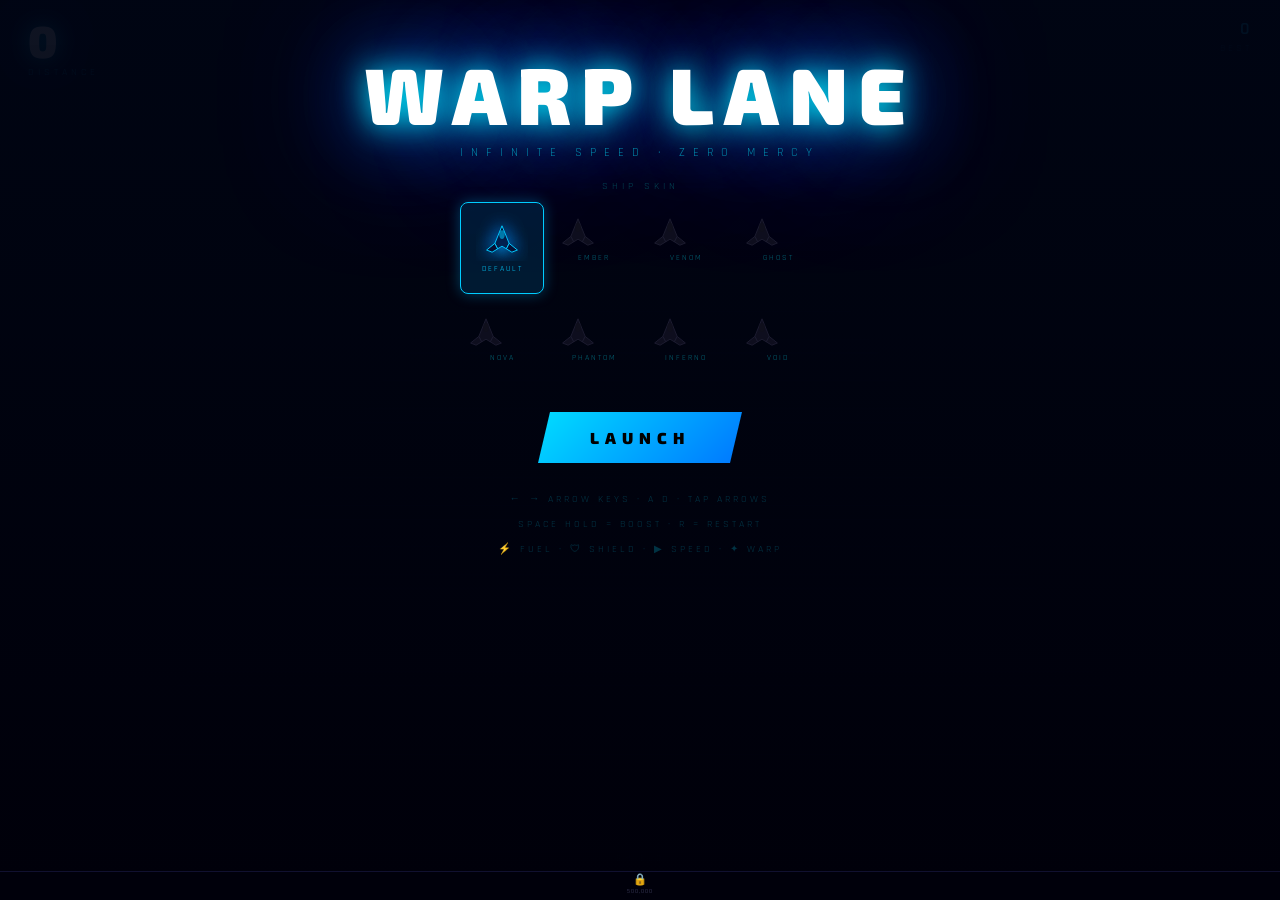
<file: warp-lane.html>
<!DOCTYPE html>
<html lang="en">
<head>
<meta charset="UTF-8">
<meta name="viewport" content="width=device-width, initial-scale=1.0, user-scalable=no">
<title>WARP LANE</title>
<style>
@import url('https://fonts.googleapis.com/css2?family=Rajdhani:wght@600;700&family=Exo+2:wght@900&display=swap');
*{margin:0;padding:0;box-sizing:border-box;}
body{background:#000;overflow:hidden;font-family:'Rajdhani',sans-serif;touch-action:none;}
canvas{display:block;}
#hud{position:fixed;top:0;left:0;width:100%;padding:18px 28px;display:flex;justify-content:space-between;align-items:flex-start;pointer-events:none;z-index:10;}
#score{font-family:'Exo 2',sans-serif;font-size:2.8rem;font-weight:900;color:#fff;line-height:1;letter-spacing:2px;text-shadow:0 0 20px #00eeff,0 0 40px #0088ff;}
#score-label{font-size:0.65rem;letter-spacing:4px;color:#0099cc;margin-top:2px;}
#hs{font-size:1.1rem;font-weight:600;color:#00ccff;letter-spacing:2px;text-align:right;}
#hs-label{font-size:0.6rem;letter-spacing:3px;color:#005566;margin-top:2px;text-align:right;}
#combo-wrap{text-align:center;}
#combo{font-family:'Exo 2',sans-serif;font-size:1.4rem;font-weight:900;color:#00ffcc;letter-spacing:2px;text-shadow:0 0 14px #00ffaa;display:none;}
#combo-label{font-size:0.55rem;letter-spacing:4px;color:#006644;display:none;}
#shield-wrap{position:fixed;bottom:24px;left:50%;transform:translateX(-50%);text-align:center;pointer-events:none;z-index:10;}
#shield-label{font-size:0.55rem;letter-spacing:4px;color:#005566;margin-bottom:6px;}
#shield-bar{width:180px;height:6px;background:rgba(255,255,255,0.08);border-radius:3px;border:1px solid rgba(0,200,255,0.15);}
#shield-fill{height:100%;width:100%;background:linear-gradient(90deg,#00aaff,#00ffee);border-radius:3px;transition:width 0.15s;}
#warp-bar{width:180px;height:4px;background:rgba(255,0,255,0.08);border-radius:3px;margin-top:6px;display:none;}
#warp-fill{height:100%;width:100%;background:linear-gradient(90deg,#ff00ff,#cc44ff);border-radius:3px;}
#boost-bar{width:180px;height:4px;background:rgba(255,220,0,0.08);border-radius:3px;margin-top:6px;display:none;}
#boost-fill{height:100%;width:0%;background:linear-gradient(90deg,#ffdd00,#ffaa00);border-radius:3px;transition:width 0.1s;}
#overlay{position:fixed;top:0;left:0;width:100%;height:100%;display:flex;flex-direction:column;align-items:center;justify-content:flex-start;padding:clamp(24px,5vh,60px) 0 32px;background:linear-gradient(180deg,rgba(0,5,20,0.94) 0%,rgba(0,0,10,0.98) 100%);z-index:30;transition:opacity 0.3s;overflow-y:auto;}
#overlay.gone{opacity:0;pointer-events:none;}
.game-title{font-family:'Exo 2',sans-serif;font-weight:900;font-size:clamp(2.4rem,8vw,5rem);letter-spacing:10px;color:#fff;text-shadow:0 0 30px #00eeff,0 0 80px #0066ff,0 0 140px #0033cc;margin-bottom:4px;}
.game-sub{font-size:0.75rem;letter-spacing:8px;color:#0088aa;margin-bottom:20px;}
/* Tabs */
#view-tabs{display:none;gap:0;margin-bottom:18px;}
.tab-btn{font-family:'Exo 2',sans-serif;font-weight:900;font-size:0.7rem;letter-spacing:4px;color:#003344;background:transparent;border:1px solid #003344;padding:8px 22px;cursor:pointer;transition:all 0.15s;}
.tab-btn:first-child{border-right:none;clip-path:polygon(8px 0%,100% 0%,100% 100%,0% 100%);}
.tab-btn:last-child{clip-path:polygon(0% 0%,calc(100% - 8px) 0%,100% 100%,0% 100%);}
.tab-btn.active{color:#00ccff;border-color:#00ccff;background:rgba(0,180,255,0.08);}
/* Game view */
#view-game{display:flex;flex-direction:column;align-items:center;width:100%;}
.stat-row{display:flex;gap:36px;margin-bottom:20px;}
.stat{text-align:center;}
.stat-val{font-family:'Exo 2',sans-serif;font-size:1.8rem;font-weight:900;color:#00ddff;letter-spacing:2px;}
.stat-name{font-size:0.6rem;letter-spacing:4px;color:#005577;margin-top:2px;}
.play-btn{font-family:'Exo 2',sans-serif;font-weight:900;font-size:1rem;letter-spacing:6px;color:#000;background:linear-gradient(135deg,#00ddff,#0077ff);border:none;padding:16px 52px;cursor:pointer;clip-path:polygon(12px 0%,100% 0%,calc(100% - 12px) 100%,0% 100%);box-shadow:0 0 40px rgba(0,180,255,0.4);transition:all 0.15s;}
.play-btn:hover{transform:scale(1.05);box-shadow:0 0 60px rgba(0,200,255,0.7);}
.how-to{margin-top:24px;font-size:0.65rem;letter-spacing:3px;color:#003344;text-align:center;line-height:2.4;}
/* Skin selector */
#skin-section{margin-bottom:18px;text-align:center;width:100%;}
#skin-title{font-size:0.6rem;letter-spacing:4px;color:#004455;margin-bottom:10px;}
#skin-row{display:grid;grid-template-columns:repeat(4,84px);grid-template-rows:repeat(2,92px);gap:8px;justify-content:center;padding:0 12px;}
.skin-chip{width:84px;height:92px;display:flex;flex-direction:column;align-items:center;justify-content:flex-start;padding-top:6px;gap:4px;border:1px solid #001122;border-radius:8px;cursor:pointer;transition:all 0.15s;position:relative;background:rgba(0,4,14,0.7);overflow:hidden;}
.skin-chip.unlocked{border-color:#002233;}
.skin-chip.unlocked:hover{border-color:#00aacc;background:rgba(0,30,50,0.7);}
.skin-chip.selected{border-color:#00ccff;background:rgba(0,60,100,0.4);box-shadow:0 0 14px rgba(0,180,255,0.35);}
.skin-chip.locked{cursor:default;pointer-events:none;border-color:#000d1a;}
.skin-canvas{width:52px;height:52px;display:block;}
.skin-chip-name{font-size:0.5rem;letter-spacing:2px;color:#006677;line-height:1;}
.skin-chip.selected .skin-chip-name{color:#00ccff;}
.skin-chip.unlocked:hover .skin-chip-name{color:#00aacc;}
.skin-chip.locked .skin-chip-name{color:#223;}
.skin-locked-overlay{position:absolute;bottom:0;left:0;width:100%;padding:3px 2px 5px;background:rgba(0,0,12,0.88);display:flex;flex-direction:column;align-items:center;gap:1px;border-top:1px solid rgba(30,30,80,0.5);}
.skin-lock-icon{font-size:0.7rem;line-height:1;}
.skin-thresh-label{font-size:0.38rem;letter-spacing:1px;color:#446;}
/* Leaderboard view */
#view-board{display:none;flex-direction:column;align-items:center;width:100%;min-height:0;}
#lb-title{font-family:'Exo 2',sans-serif;font-size:1rem;font-weight:900;letter-spacing:6px;color:#00ccff;margin-bottom:14px;text-shadow:0 0 20px #0066ff;}
#lb-table{width:min(440px,92vw);margin-bottom:20px;}
.lb-row{display:grid;grid-template-columns:32px 1fr 80px 50px;gap:6px;padding:7px 10px;border-bottom:1px solid rgba(0,80,120,0.2);font-size:0.8rem;letter-spacing:1px;color:#004455;}
.lb-row.lb-header{font-size:0.55rem;letter-spacing:3px;color:#003344;border-bottom:1px solid rgba(0,100,150,0.35);padding-bottom:8px;}
.lb-row.lb-highlight{color:#00ffcc;text-shadow:0 0 10px #00ffaa;background:rgba(0,60,50,0.3);}
.lb-rank{color:#002233;}
.lb-row.lb-highlight .lb-rank{color:#00ffcc;}
/* Name entry */
#name-entry{position:absolute;top:0;left:0;width:100%;height:100%;background:rgba(0,2,14,0.95);display:none;flex-direction:column;align-items:center;justify-content:center;z-index:50;gap:16px;}
#name-entry-title{font-family:'Exo 2',sans-serif;font-size:1.4rem;font-weight:900;color:#00ffcc;letter-spacing:6px;text-shadow:0 0 20px #00ffaa;}
#name-entry-sub{font-size:0.65rem;letter-spacing:4px;color:#006655;}
#name-input{font-family:'Exo 2',sans-serif;font-size:1.1rem;font-weight:900;letter-spacing:4px;background:rgba(0,20,40,0.8);border:1px solid #00ccff;color:#00eeff;padding:12px 20px;text-align:center;outline:none;width:220px;text-transform:uppercase;}
#name-input::placeholder{color:#002233;}
#name-submit{font-family:'Exo 2',sans-serif;font-weight:900;font-size:0.85rem;letter-spacing:5px;color:#000;background:linear-gradient(135deg,#00ffcc,#0077ff);border:none;padding:12px 40px;cursor:pointer;clip-path:polygon(10px 0%,100% 0%,calc(100% - 10px) 100%,0% 100%);}
/* Touch dpad */
#dpad{position:fixed;bottom:20px;left:50%;transform:translateX(-50%);display:none;gap:8px;z-index:20;}
.darr{width:70px;height:70px;background:rgba(0,180,255,0.12);border:1px solid rgba(0,180,255,0.35);color:#00ccff;font-size:1.6rem;display:flex;align-items:center;justify-content:center;border-radius:10px;cursor:pointer;user-select:none;-webkit-user-select:none;}
.darr:active{background:rgba(0,200,255,0.3);}
@media(max-width:640px){#dpad{display:flex;}#shield-wrap{bottom:110px;}}
</style>
</head>
<body>
<canvas id="c"></canvas>
<div id="hud">
  <div><div id="score">0</div><div id="score-label">DISTANCE</div></div>
  <div id="combo-wrap"><div id="combo">x1</div><div id="combo-label">COMBO</div></div>
  <div><div id="hs">0</div><div id="hs-label">BEST</div></div>
</div>
<div id="shield-wrap">
  <div id="shield-label">SHIELD</div>
  <div id="shield-bar"><div id="shield-fill"></div></div>
  <div id="warp-bar"><div id="warp-fill"></div></div>
  <div id="boost-bar" style="display:none"><div id="boost-fill"></div></div>
</div>
<div id="overlay">
  <div class="game-title">WARP LANE</div>
  <div class="game-sub">INFINITE SPEED · ZERO MERCY</div>
  <div id="view-tabs">
    <button class="tab-btn active" id="tab-game">PILOT</button>
    <button class="tab-btn" id="tab-board">RECORDS</button>
  </div>
  <!-- Game view -->
  <div id="view-game">
    <div class="stat-row" id="stat-row" style="display:none">
      <div class="stat"><div class="stat-val" id="final-score">0</div><div class="stat-name">DISTANCE</div></div>
      <div class="stat"><div class="stat-val" id="final-time">0s</div><div class="stat-name">TIME</div></div>
      <div class="stat"><div class="stat-val" id="final-hs">0</div><div class="stat-name">BEST</div></div>
    </div>
    <div id="skin-section">
      <div id="skin-title">SHIP SKIN</div>
      <div id="skin-row"></div>
    </div>
    <button class="play-btn" id="play-btn">LAUNCH</button>
    <div class="how-to">← → ARROW KEYS · A D · TAP ARROWS<br>SPACE HOLD = BOOST · R = RESTART<br>⚡ FUEL · 🛡 SHIELD · ▶ SPEED · ✦ WARP</div>
  </div>
  <!-- Leaderboard view -->
  <div id="view-board">
    <div id="lb-title">TOP PILOTS</div>
    <div id="lb-table"></div>
    <button class="play-btn" id="play-btn-lb">WARP AGAIN</button>
  </div>
  <!-- Name entry modal -->
  <div id="name-entry">
    <div id="name-entry-title">NEW RECORD</div>
    <div id="name-entry-sub">ENTER YOUR PILOT NAME</div>
    <input id="name-input" maxlength="12" placeholder="PILOT" autocomplete="off" spellcheck="false">
    <button id="name-submit">CONFIRM</button>
  </div>
</div>
<div id="dpad">
  <div class="darr" id="da-l">◀</div>
  <div class="darr" id="da-r">▶</div>
</div>
<script>
const canvas = document.getElementById('c');
const ctx = canvas.getContext('2d');
const overlay = document.getElementById('overlay');
const playBtn = document.getElementById('play-btn');
const playBtnLb = document.getElementById('play-btn-lb');
const scoreEl = document.getElementById('score');
const hsEl = document.getElementById('hs');
const shieldFill = document.getElementById('shield-fill');
const warpBar = document.getElementById('warp-bar');
const warpFill = document.getElementById('warp-fill');
const boostBar = document.getElementById('boost-bar');
const boostFill = document.getElementById('boost-fill');
const statRow = document.getElementById('stat-row');
const finalScore = document.getElementById('final-score');
const finalTime = document.getElementById('final-time');
const finalHs = document.getElementById('final-hs');
const comboEl = document.getElementById('combo');
const comboLbl = document.getElementById('combo-label');
const viewTabs = document.getElementById('view-tabs');
const tabGame = document.getElementById('tab-game');
const tabBoard = document.getElementById('tab-board');
const viewGame = document.getElementById('view-game');
const viewBoard = document.getElementById('view-board');
const nameEntry = document.getElementById('name-entry');
const nameInput = document.getElementById('name-input');
const nameSubmit = document.getElementById('name-submit');

let W, H;
function resize(){ W = canvas.width = window.innerWidth; H = canvas.height = window.innerHeight; }
resize();
window.addEventListener('resize', resize);

// ── Skin definitions ───────────────────────────────────────────────
const SKINS = [
  {id:0, name:'DEFAULT', threshold:0,    color:'#00ccff', glow:'#0088ff', cockpit:'rgba(0,200,255,0.55)',  exhaust:'#0066ff'},
  {id:1, name:'EMBER',   threshold:10000,  color:'#ff6600', glow:'#ff2200', cockpit:'rgba(255,120,0,0.6)',   exhaust:'#ff4400'},
  {id:2, name:'VENOM',   threshold:25000,  color:'#00ff44', glow:'#00cc22', cockpit:'rgba(0,255,80,0.55)',   exhaust:'#00aa33'},
  {id:3, name:'GHOST',   threshold:50000,  color:'#ccddff', glow:'#8899cc', cockpit:'rgba(200,220,255,0.4)', exhaust:'#9999ff'},
  {id:4, name:'NOVA',    threshold:100000, color:'#ffdd00', glow:'#ffaa00', cockpit:'rgba(255,220,0,0.55)',  exhaust:'#ffbb00'},
  {id:5, name:'PHANTOM', threshold:200000, color:'#cc44ff', glow:'#9900cc', cockpit:'rgba(180,0,255,0.55)',  exhaust:'#bb00ff'},
  {id:6, name:'INFERNO', threshold:350000, color:'#ff0066', glow:'#ff4400', cockpit:'rgba(255,0,100,0.6)',   exhaust:'#ff2200'},
  {id:7, name:'VOID',    threshold:500000, color:'#ffffff', glow:'#444466', cockpit:'rgba(200,200,255,0.3)', exhaust:'#888899'},
];

// ── localStorage helpers ───────────────────────────────────────────
function getLB(){ try{ return JSON.parse(localStorage.getItem('wl_lb')||'[]'); }catch(e){ return []; } }
function saveLB(arr){ localStorage.setItem('wl_lb', JSON.stringify(arr)); }
function qualifiesForLB(s){ const lb=getLB(); return lb.length<10||s>lb[lb.length-1].score; }
function insertLB(name,score,time){
  const lb=getLB();
  lb.push({name:name.trim().toUpperCase()||'PILOT',score,time});
  lb.sort((a,b)=>b.score-a.score);
  lb.splice(10);
  saveLB(lb);
}
function getUnlocked(){ try{ return JSON.parse(localStorage.getItem('wl_skins')||'[0]'); }catch(e){ return [0]; } }
function saveUnlocked(arr){ localStorage.setItem('wl_skins',JSON.stringify(arr)); }
function getActiveSkin(){ return parseInt(localStorage.getItem('wl_skin')||'0'); }
function saveActiveSkin(id){ localStorage.setItem('wl_skin',id); }

// ── Skin selector ──────────────────────────────────────────────────
function drawMiniShip(canvas, skin, isActive, isLocked){
  const c = canvas.getContext('2d');
  c.clearRect(0,0,52,52);
  let color, glow, cockpit, colorA;
  if(isLocked){
    color='#1c1c30'; glow='transparent'; cockpit='rgba(15,15,28,0.9)'; colorA='rgba(0,0,0,0)';
  } else {
    color=skin.color; glow=skin.glow; cockpit=skin.cockpit; colorA=color+'44';
    if(skin.id===6){
      const h=(Date.now()*0.15)%360;
      color=`hsl(${h},100%,60%)`; glow=`hsl(${h},100%,50%)`; cockpit=`hsla(${h},100%,60%,0.6)`;
      colorA=`hsla(${h},100%,60%,0.27)`;
    }
  }
  c.save(); c.translate(26,30); c.scale(0.55,0.55);
  if(!isLocked){
    const eg=c.createRadialGradient(0,14,0,0,14,30);
    eg.addColorStop(0,colorA); eg.addColorStop(1,'rgba(0,0,0,0)');
    c.fillStyle=eg; c.beginPath(); c.arc(0,16,28,0,Math.PI*2); c.fill();
    c.shadowBlur=isActive?18:10; c.shadowColor=glow;
  }
  c.fillStyle=isLocked?'#0e0e1e':'#050520';
  c.beginPath();
  c.moveTo(0,-24);c.lineTo(13,8);c.lineTo(8,18);c.lineTo(0,13);c.lineTo(-8,18);c.lineTo(-13,8);
  c.closePath(); c.fill();
  c.strokeStyle=color; c.lineWidth=1.8; c.stroke();
  c.fillStyle=isLocked?'#0e0e1e':'#080828';
  c.beginPath();c.moveTo(13,8);c.lineTo(28,20);c.lineTo(18,24);c.lineTo(8,18);c.closePath();c.fill();c.stroke();
  c.beginPath();c.moveTo(-13,8);c.lineTo(-28,20);c.lineTo(-18,24);c.lineTo(-8,18);c.closePath();c.fill();c.stroke();
  c.beginPath();c.ellipse(0,-8,5,8,0,0,Math.PI*2);
  c.fillStyle=cockpit; c.fill();
  c.shadowBlur=0; c.restore();
}

function renderSkinSelector(){
  const unlocked = getUnlocked();
  const active = getActiveSkin();
  const row = document.getElementById('skin-row');
  row.innerHTML = '';
  SKINS.forEach(s => {
    const isUnlocked = unlocked.includes(s.id);
    const isActive = s.id === active;
    const chip = document.createElement('div');
    chip.className = 'skin-chip' + (isUnlocked?' unlocked':'locked') + (isActive?' selected':'');
    // Mini canvas preview
    const cnv = document.createElement('canvas');
    cnv.className = 'skin-canvas';
    cnv.width = 52; cnv.height = 52;
    chip.appendChild(cnv);
    drawMiniShip(cnv, s, isActive, !isUnlocked);
    // Name label
    const nameEl = document.createElement('div');
    nameEl.className = 'skin-chip-name';
    nameEl.textContent = s.name;
    chip.appendChild(nameEl);
    // Bottom-strip lock info for locked skins
    if(!isUnlocked){
      const overlay = document.createElement('div');
      overlay.className = 'skin-locked-overlay';
      overlay.innerHTML = `<span class="skin-lock-icon">🔒</span><span class="skin-thresh-label">${s.threshold.toLocaleString()}</span>`;
      chip.appendChild(overlay);
    }
    if(isUnlocked){
      chip.addEventListener('click', ()=>{
        saveActiveSkin(s.id);
        renderSkinSelector();
      });
    }
    row.appendChild(chip);
  });
}
renderSkinSelector();

// ── Leaderboard renderer ───────────────────────────────────────────
function renderLB(highlightScore){
  const lb = getLB();
  const tbl = document.getElementById('lb-table');
  let html = '<div class="lb-row lb-header"><span>RANK</span><span>PILOT</span><span>DIST</span><span>TIME</span></div>';
  for(let i=0;i<10;i++){
    const e = lb[i];
    const isHL = e && highlightScore!==null && e.score===highlightScore;
    if(e){
      html += `<div class="lb-row${isHL?' lb-highlight':''}">
        <span class="lb-rank">${i+1}</span>
        <span>${e.name}</span>
        <span>${e.score}</span>
        <span>${Math.floor(e.time/1000)}s</span>
      </div>`;
    } else {
      html += `<div class="lb-row"><span class="lb-rank">${i+1}</span><span>---</span><span>---</span><span>---</span></div>`;
    }
  }
  tbl.innerHTML = html;
}

// ── Tab switching ──────────────────────────────────────────────────
function showTab(tab){
  if(tab==='game'){
    viewGame.style.display='flex';
    viewBoard.style.display='none';
    tabGame.classList.add('active');
    tabBoard.classList.remove('active');
  } else {
    viewGame.style.display='none';
    viewBoard.style.display='flex';
    tabGame.classList.remove('active');
    tabBoard.classList.add('active');
  }
}
tabGame.addEventListener('click',()=>showTab('game'));
tabBoard.addEventListener('click',()=>{ renderLB(null); showTab('board'); });
playBtnLb.addEventListener('click', startGame);

// ── Keys ───────────────────────────────────────────────────────────
const keys = {};
window.addEventListener('keydown', e => {
  if(e.key===' ') e.preventDefault(); // stop browser space-clicking focused buttons
  keys[e.key] = true;
  if(e.key==='r'||e.key==='R') startGame();
  if(!running && e.key==='Enter') startGame();
});
window.addEventListener('keyup', e => keys[e.key] = false);
document.getElementById('da-l').addEventListener('touchstart',e=>{e.preventDefault();keys['ArrowLeft']=true;},{passive:false});
document.getElementById('da-l').addEventListener('touchend',  e=>{e.preventDefault();keys['ArrowLeft']=false;},{passive:false});
document.getElementById('da-r').addEventListener('touchstart',e=>{e.preventDefault();keys['ArrowRight']=true;},{passive:false});
document.getElementById('da-r').addEventListener('touchend',  e=>{e.preventDefault();keys['ArrowRight']=false;},{passive:false});
playBtn.addEventListener('click', startGame);

// ── Name entry flow ────────────────────────────────────────────────
let pendingLBScore = null, pendingLBTime = null;
function submitName(){
  const name = nameInput.value.trim()||'PILOT';
  insertLB(name, pendingLBScore, pendingLBTime);
  nameEntry.style.display='none';
  renderSkinSelector();
  viewTabs.style.display='flex';
  showTab('game'); // land on skins tab, not leaderboard
  pendingLBScore = null;
}
nameSubmit.addEventListener('click', submitName);
nameInput.addEventListener('keydown', e=>{ if(e.key==='Enter') submitName(); });

// ── Game state ─────────────────────────────────────────────────────
let running = false;
let hs = parseInt(localStorage.getItem('wl_hs')||'0');
hsEl.textContent = hs;
let ship, obstacles, pickups, particles, floats, stars, shockwaves, banners;
let speed, score, shield, surviveTime;
let laneW, laneXs;
let spawnTimer, pickupTimer, lastTime, moveCooldown;
let flashAlpha, combo, comboTimer;
let warpActive, warpTimer, warpMaxTime;
let shake, prevScore, eSpeed;
let loopGen = 0;
let idleRunning = true;

function getLaneX(l){ return laneXs[l]; }

let speedBoostTimer = 0;
const BOOST_PICKUP_DUR = 8000;

function startGame(){
  running = true; // set immediately to block double-calls
  idleRunning = false;
  nameEntry.style.display='none';
  overlay.classList.add('gone');
  speed = 4; eSpeed = 4; score = 0; shield = 3; surviveTime = 0;
  spawnTimer = 0; pickupTimer = 0; flashAlpha = 0; moveCooldown = 0;
  combo = 1; comboTimer = 0; warpActive = false; warpTimer = 0; warpMaxTime = 2500;
  speedBoostTimer = 0;
  shake = {timer:0};
  prevScore = 0;
  laneW = W / LANES; laneXs = Array.from({length:LANES},(_,i)=>laneW*i+laneW/2);
  ship = {lane:2, x:getLaneX(2), targetX:getLaneX(2), y:H*0.78, tilt:0, alive:true};
  obstacles=[]; pickups=[]; particles=[]; floats=[]; shockwaves=[]; banners=[];
  stars = Array.from({length:200},()=>({
    x:Math.random()*W, y:Math.random()*H,
    spd:0.3+Math.random()*2, r:Math.random()*1.6+0.2, a:0.2+Math.random()*0.7
  }));
  shieldFill.style.width='100%';
  warpBar.style.display='none';
  boostBar.style.display='none';
  lastTime = performance.now();
  const gen = ++loopGen;
  requestAnimationFrame(function frame(now){
    if(loopGen !== gen) return; // stale loop from a previous startGame call — die
    loop(now);
    if(loopGen === gen) requestAnimationFrame(frame);
  });
}

const LANES = 5;

// ── Main loop ──────────────────────────────────────────────────────
function loop(now){
  if(!running) return;
  const dt = Math.min(now-lastTime, 50);
  lastTime = now;
  surviveTime += dt;
  const secs = surviveTime/1000;

  prevScore = score;
  score += dt * 0.22 * combo;
  speed = 4 + secs * 0.02 + Math.pow(secs / 100, 1.8) * 0.4;
  moveCooldown -= dt;

  // Speed boost
  if(speedBoostTimer > 0) speedBoostTimer -= dt;
  const spaceBoost = !!(keys[' '] && ship.alive);
  const boostMult = (spaceBoost ? 1.4 : 1) * (speedBoostTimer > 0 ? 1.35 : 1);
  eSpeed = speed * boostMult; // effectiveSpeed for movement only
  // Update boost bar
  if(speedBoostTimer > 0){
    boostBar.style.display = 'block';
    boostFill.style.width = (speedBoostTimer / BOOST_PICKUP_DUR * 100) + '%';
  } else if(!spaceBoost) {
    boostBar.style.display = 'none';
  }

  if(warpActive){
    warpTimer -= dt;
    warpFill.style.width = Math.max(0, warpTimer/warpMaxTime*100)+'%';
    if(warpTimer<=0){ warpActive=false; warpBar.style.display='none'; }
  }

  comboTimer += dt;
  if(comboTimer > 9000){ combo=Math.max(1,combo-0.5); comboTimer=0; }

  // Input
  if(moveCooldown<=0){
    if((keys['ArrowLeft']||keys['a']||keys['A'])&&ship.lane>0){
      ship.lane--; ship.targetX=getLaneX(ship.lane); ship.tilt=-1; moveCooldown=115;
    } else if((keys['ArrowRight']||keys['d']||keys['D'])&&ship.lane<LANES-1){
      ship.lane++; ship.targetX=getLaneX(ship.lane); ship.tilt=1; moveCooldown=115;
    }
  }
  ship.x += (ship.targetX-ship.x)*0.25;
  ship.tilt *= 0.86;

  stars.forEach(s=>{ s.y+=s.spd*eSpeed*0.14; if(s.y>H+2){s.y=-2;s.x=Math.random()*W;} });

  spawnTimer += dt;
  const spawnGap = Math.max(900, 3000 - secs*35);
  if(spawnTimer>spawnGap){ spawnTimer=0; spawnObstacle(secs); }

  pickupTimer += dt;
  if(pickupTimer>2400){ pickupTimer=0; spawnPickup(secs); }

  // Move obstacles + seeker drift
  obstacles.forEach(o=>{
    o.y += eSpeed*o.spd;
    o.rot += o.spin;
    if(o.type==='seeker'){
      const targetX = getLaneX(ship.lane);
      o.x += (targetX - o.x) * 0.012;
      o.trail = o.trail || [];
      o.trail.push({x:o.x, y:o.y});
      if(o.trail.length > 12) o.trail.shift();
    }
  });
  obstacles = obstacles.filter(o=>o.y<H+100);

  pickups.forEach(p=>{ p.y+=eSpeed*0.65; p.pulse+=0.09; });
  pickups = pickups.filter(p=>p.y<H+60);

  particles.forEach(p=>{ p.x+=p.vx; p.y+=p.vy+eSpeed*0.28; p.vx*=0.96; p.life-=p.decay; p.r*=0.95; });
  particles = particles.filter(p=>p.life>0&&p.r>0.3);

  shockwaves.forEach(sw=>{ sw.r+=5; sw.alpha*=0.88; });
  shockwaves = shockwaves.filter(sw=>sw.alpha>0.02);

  floats.forEach(f=>{ f.y+=f.vy; f.life-=0.022; });
  floats = floats.filter(f=>f.life>0);

  banners.forEach(b=>{ b.life-=dt; });
  banners = banners.filter(b=>b.life>0);

  if(ship.alive) emitExhaust();
  flashAlpha *= 0.87;
  if(shake.timer>0) shake.timer-=dt;

  // Collision
  if(ship.alive){
    for(let i=obstacles.length-1;i>=0;i--){
      const o=obstacles[i];
      const dx=Math.abs(o.x-ship.x), dy=Math.abs(o.y-ship.y);
      if(!o.nearMissed && dy>o.hitH && dy<o.hitH+44 && dx<laneW*0.55 && dx>o.hitW){
        o.nearMissed=true;
        combo=Math.min(combo+0.3,5); comboTimer=0;
        emitNearMiss(ship.x, ship.y, ship.tilt>=0?1:-1);
        floatText(ship.x, ship.y-40,'CLOSE!','#ffdd00');
      }
      if(!warpActive && dy<o.hitH && dx<o.hitW){
        obstacles.splice(i,1);
        shield--; flashAlpha=1; combo=1; comboTimer=0;
        emitBurst(ship.x,ship.y,'#ff3300');
        shieldFill.style.width=Math.max(0,shield/3*100)+'%';
        if(shield<=0){ ship.alive=false; shake.timer=700; emitExplosion(ship.x,ship.y); setTimeout(gameOver,800); }
        break;
      }
    }
    for(let i=pickups.length-1;i>=0;i--){
      const p=pickups[i];
      if(Math.abs(p.y-ship.y)<32&&Math.abs(p.x-ship.x)<laneW*0.42){
        pickups.splice(i,1);
        combo=Math.min(combo+0.5,5); comboTimer=0;
        if(p.type==='shield'&&shield<3){
          shield=Math.min(3,shield+1);
          shieldFill.style.width=(shield/3*100)+'%';
          floatText(p.x,p.y,'+SHIELD','#0099ff');
        } else if(p.type==='warp'){
          warpActive=true; warpTimer=warpMaxTime;
          obstacles=[];
          warpBar.style.display='block';
          floatText(ship.x,ship.y-40,'WARP!','#ff00ff');
          emitBurst(ship.x,ship.y,'#ff00ff');
          for(let j=0;j<3;j++) emitBurst(ship.x+(Math.random()-0.5)*60,ship.y+(Math.random()-0.5)*40,'#cc00ff');
        } else if(p.type==='speed'){
          speedBoostTimer=BOOST_PICKUP_DUR;
          boostBar.style.display='block';
          floatText(p.x,p.y,'+BOOST','#ffdd00');
          emitBurst(p.x,p.y,'#ffdd00');
        } else {
          const bonus=Math.floor(300*combo);
          score+=bonus;
          floatText(p.x,p.y,'+'+bonus,'#00ffcc');
        }
        if(p.type!=='speed') emitBurst(p.x,p.y,p.type==='fuel'?'#00ffcc':p.type==='warp'?'#ff00ff':'#0099ff');
      }
    }
  }

  checkSkinUnlocks(prevScore, score);
  draw();
  scoreEl.textContent = Math.floor(score);
  if(combo>=1.5){
    comboEl.style.display='block'; comboLbl.style.display='block';
    comboEl.textContent='x'+combo.toFixed(1);
  } else {
    comboEl.style.display='none'; comboLbl.style.display='none';
  }
  // rAF is handled by the frame wrapper in startGame — do NOT call it here
}

// ── Skin unlock checker ────────────────────────────────────────────
function checkSkinUnlocks(prev, cur){
  const unlocked = getUnlocked();
  let changed = false;
  SKINS.forEach(s=>{
    if(s.threshold>0 && !unlocked.includes(s.id) && prev<s.threshold && cur>=s.threshold){
      unlocked.push(s.id);
      changed = true;
      banners.push({text:'SKIN UNLOCKED: '+s.name, color:s.color, glow:s.glow, life:3000});
    }
  });
  if(changed) saveUnlocked(unlocked);
}

// ── Obstacle spawning ──────────────────────────────────────────────
function spawnObstacle(secs){
  const roll = Math.random();
  // New types at higher durations
  if(secs>55 && roll<Math.min(0.2,secs*0.002)){
    spawnSeeker(); return;
  }
  if(secs>35 && roll<Math.min(0.25,0.05+secs*0.003)){
    spawnMine(); return;
  }
  if(secs>20 && roll<Math.min(0.30,0.05+secs*0.004)){
    spawnLaser(); return;
  }

  // Original rock/barrier logic
  let count=1;
  if(secs>90&&Math.random()<0.5) count=3;
  else if(secs>45&&Math.random()<0.38) count=2;
  const maxBlock=Math.min(count,LANES-2);
  const used=[];
  for(let n=0;n<maxBlock;n++){
    let lane,tries=0;
    do{lane=Math.floor(Math.random()*LANES);tries++;}while(used.includes(lane)&&tries<10);
    if(used.includes(lane)) continue;
    used.push(lane);
    const type=secs>30&&Math.random()<Math.min(0.5,secs*0.005)?'barrier':'rock';
    const size=type==='rock'?22+Math.random()*14:null;
    const baseSpd=0.7+Math.random()*0.25+secs*0.001;
    obstacles.push({
      lane,x:getLaneX(lane),y:-55,type,size,
      rot:Math.random()*Math.PI*2,spin:(Math.random()-0.5)*0.07,
      spd:Math.min(baseSpd,1.7),
      hitW:type==='rock'?(size||24)*0.76:laneW*0.35,
      hitH:type==='rock'?(size||24)*0.76:11,
      hue:type==='rock'?195+Math.floor(Math.random()*40):Math.random()<0.5?0:30,
      nearMissed:false,
    });
  }
}

function spawnLaser(){
  // Pick 2-3 consecutive lanes to block
  const span = Math.random()<0.4 ? 3 : 2;
  const maxStart = LANES - span;
  const startLane = Math.floor(Math.random()*(maxStart+1));
  const y = -20;
  const groupId = Date.now();
  for(let i=0;i<span;i++){
    const lane = startLane+i;
    obstacles.push({
      lane, x:getLaneX(lane), y, type:'laser',
      rot:0, spin:0, spd:1.35,
      hitW:laneW*0.48, hitH:10,
      hue:0, size:null,
      groupId, nearMissed:false,
    });
  }
}

function spawnMine(){
  const lane = Math.floor(Math.random()*LANES);
  const size = 30+Math.random()*10;
  obstacles.push({
    lane, x:getLaneX(lane), y:-60, type:'mine',
    rot:0, spin:0.03, spd:0.5,
    hitW:size*0.65, hitH:size*0.65,
    size, hue:0, nearMissed:false,
  });
}

function spawnSeeker(){
  const lane = Math.floor(Math.random()*LANES);
  obstacles.push({
    lane, x:getLaneX(lane), y:-50, type:'seeker',
    rot:0, spin:0.06, spd:0.9,
    hitW:16, hitH:16,
    size:18, hue:0, nearMissed:false,
    trail:[],
  });
}

function spawnPickup(secs){
  const lane=Math.floor(Math.random()*LANES);
  const roll=Math.random();
  const warpChance=secs>15?Math.min(0.18,0.05+secs*0.001):0;
  const speedChance=0.22;
  let type;
  if(roll<warpChance) type='warp';
  else if(roll<warpChance+speedChance) type='speed';
  else if(roll<warpChance+speedChance+0.25) type='shield';
  else type='fuel';
  pickups.push({lane,x:getLaneX(lane),y:-30,type,pulse:0});
}

// ── Particles ──────────────────────────────────────────────────────
function emitExhaust(){
  const skin = SKINS[getActiveSkin()]||SKINS[0];
  if(Math.random()>0.35) return;
  particles.push({
    x:ship.x+(Math.random()-0.5)*10, y:ship.y+20,
    vx:(Math.random()-0.5)*1.4, vy:1+Math.random()*2,
    life:1, decay:0.05+Math.random()*0.04, r:5+Math.random()*4, color:'exhaust_'+skin.id,
    skinExhaust: skin.exhaust, skinColor: skin.color,
  });
}

function emitBurst(x,y,color){
  for(let i=0;i<20;i++){
    const a=Math.random()*Math.PI*2, spd=2+Math.random()*6;
    particles.push({x,y,vx:Math.cos(a)*spd,vy:Math.sin(a)*spd,life:1,decay:0.03+Math.random()*0.03,r:3+Math.random()*4,color});
  }
}

function emitNearMiss(x,y,dir){
  for(let i=0;i<18;i++){
    const angle = (dir>0?0:Math.PI) + (Math.random()-0.5)*1.0;
    const spd = 3+Math.random()*7;
    particles.push({x,y,vx:Math.cos(angle)*spd*dir,vy:Math.sin(angle)*spd-1,
      life:1,decay:0.04+Math.random()*0.04,r:2+Math.random()*3,color:'#ffee44'});
  }
}

function emitExplosion(x,y){
  shockwaves.push({x,y,r:10,maxR:180,alpha:0.9});
  shockwaves.push({x,y,r:5,maxR:120,alpha:0.7});
  for(let i=0;i<80;i++){
    const a=Math.random()*Math.PI*2, spd=1+Math.random()*11;
    const cols=['#ff4400','#ff8800','#ffcc00','#ffffff','#00ccff','#ff2266','#ff6600'];
    particles.push({x,y,vx:Math.cos(a)*spd,vy:Math.sin(a)*spd,life:1,decay:0.01+Math.random()*0.018,r:4+Math.random()*9,color:cols[Math.floor(Math.random()*cols.length)]});
  }
}

function floatText(x,y,text,color){
  floats.push({x,y,text,color,life:1,vy:-1.2});
}

// ── Game over ──────────────────────────────────────────────────────
function gameOver(){
  running=false;
  const s=Math.floor(score);
  if(s>hs){ hs=s; localStorage.setItem('wl_hs',hs); }
  hsEl.textContent=hs;
  renderSkinSelector();
  overlay.classList.remove('gone');
  statRow.style.display='flex';
  finalScore.textContent=s;
  finalTime.textContent=Math.floor(surviveTime/1000)+'s';
  finalHs.textContent=hs;
  playBtn.textContent='WARP AGAIN';
  viewTabs.style.display='flex';
  showTab('game');

  if(qualifiesForLB(s)){
    pendingLBScore=s; pendingLBTime=surviveTime;
    nameInput.value='';
    nameEntry.style.display='flex';
  }
}

// ── Draw ───────────────────────────────────────────────────────────
function draw(){
  ctx.save();
  // Screen shake
  if(shake.timer>0){
    ctx.translate((Math.random()-0.5)*7,(Math.random()-0.5)*5);
  }

  ctx.fillStyle='#00020e';
  ctx.fillRect(-10,-10,W+20,H+20);

  // Nebula glow
  const ng=ctx.createRadialGradient(W/2,H*0.3,0,W/2,H*0.3,H*0.65);
  ng.addColorStop(0,'rgba(0,25,70,0.3)'); ng.addColorStop(1,'rgba(0,0,0,0)');
  ctx.fillStyle=ng; ctx.fillRect(0,0,W,H);

  if(warpActive){
    ctx.fillStyle=`rgba(80,0,120,${0.12+Math.sin(Date.now()*0.008)*0.05})`;
    ctx.fillRect(0,0,W,H);
  }
  if(eSpeed > speed + 0.5){
    ctx.fillStyle=`rgba(255,200,0,${Math.min(0.06,(eSpeed-speed)*0.012)})`;
    ctx.fillRect(0,0,W,H);
  }

  // Stars
  stars.forEach(s=>{
    const streak=eSpeed>7?(eSpeed-7)*s.spd*1.5:0;
    if(streak>1){
      ctx.beginPath(); ctx.moveTo(s.x,s.y); ctx.lineTo(s.x,s.y-streak);
      ctx.strokeStyle=`rgba(160,220,255,${s.a*0.5})`; ctx.lineWidth=s.r; ctx.stroke();
    } else {
      ctx.beginPath(); ctx.arc(s.x,s.y,s.r,0,Math.PI*2);
      ctx.fillStyle=`rgba(180,220,255,${s.a})`; ctx.fill();
    }
  });

  // Lane lines
  for(let i=0;i<=LANES;i++){
    const x=i*laneW, isEdge=i===0||i===LANES;
    ctx.beginPath(); ctx.moveTo(x,0); ctx.lineTo(x,H);
    ctx.strokeStyle=isEdge?'rgba(0,180,255,0.35)':'rgba(0,100,180,0.18)';
    ctx.lineWidth=isEdge?2:1; ctx.stroke();
  }
  for(let i=0;i<LANES;i++){
    const cx2=laneXs[i];
    const lg=ctx.createLinearGradient(cx2-laneW/2,0,cx2+laneW/2,0);
    lg.addColorStop(0,'rgba(0,0,0,0)');
    lg.addColorStop(0.5,'rgba(0,50,120,0.06)');
    lg.addColorStop(1,'rgba(0,0,0,0)');
    ctx.fillStyle=lg; ctx.fillRect(cx2-laneW/2,0,laneW,H);
  }
  const dashLen=36,gapLen=28,total=dashLen+gapLen;
  const offset=(Date.now()*eSpeed*0.06)%total;
  ctx.strokeStyle='rgba(0,120,200,0.13)'; ctx.lineWidth=1;
  ctx.setLineDash([dashLen,gapLen]); ctx.lineDashOffset=-offset;
  for(let i=0;i<LANES;i++){
    ctx.beginPath(); ctx.moveTo(laneXs[i],0); ctx.lineTo(laneXs[i],H); ctx.stroke();
  }
  ctx.setLineDash([]);

  // Shockwaves
  shockwaves.forEach(sw=>{
    ctx.beginPath(); ctx.arc(sw.x,sw.y,sw.r,0,Math.PI*2);
    ctx.strokeStyle=`rgba(255,120,0,${sw.alpha})`;
    ctx.lineWidth=3; ctx.shadowBlur=20; ctx.shadowColor='#ff6600'; ctx.stroke();
    ctx.shadowBlur=0;
  });

  // Obstacles
  obstacles.forEach(o=>{
    ctx.save(); ctx.translate(o.x,o.y);
    if(o.type==='rock'){
      ctx.rotate(o.rot);
      const sz=o.size;
      ctx.beginPath();
      for(let i=0;i<8;i++){
        const a=(i/8)*Math.PI*2, r=sz*(0.7+Math.sin(i*2.3+1.2)*0.3);
        i===0?ctx.moveTo(Math.cos(a)*r,Math.sin(a)*r):ctx.lineTo(Math.cos(a)*r,Math.sin(a)*r);
      }
      ctx.closePath();
      ctx.fillStyle='#080818'; ctx.fill();
      ctx.strokeStyle=`hsl(${o.hue},75%,58%)`; ctx.lineWidth=2.5;
      ctx.shadowBlur=18; ctx.shadowColor=`hsl(${o.hue},80%,50%)`; ctx.stroke();
      ctx.strokeStyle=`hsla(${o.hue},60%,70%,0.3)`; ctx.lineWidth=1; ctx.shadowBlur=0;
      ctx.beginPath(); ctx.moveTo(-sz*0.3,-sz*0.2); ctx.lineTo(sz*0.1,sz*0.3); ctx.stroke();
    } else if(o.type==='barrier'){
      const hw=laneW*0.37, hh=11, t=Date.now()*0.006;
      ctx.fillStyle=`hsla(${o.hue},90%,25%,0.35)`; ctx.fillRect(-hw,-hh,hw*2,hh*2);
      ctx.strokeStyle=`hsl(${o.hue},100%,58%)`; ctx.lineWidth=2.5;
      ctx.shadowBlur=22; ctx.shadowColor=`hsl(${o.hue},100%,55%)`; ctx.strokeRect(-hw,-hh,hw*2,hh*2);
      ctx.fillStyle=`hsla(${o.hue},100%,75%,${0.25+Math.sin(t+o.y)*0.18})`; ctx.fillRect(-hw+3,-2,hw*2-6,4);
      [[-hw+4,-hh+4],[hw-4,-hh+4],[-hw+4,hh-4],[hw-4,hh-4]].forEach(([bx,by])=>{
        ctx.beginPath();ctx.arc(bx,by,3,0,Math.PI*2);
        ctx.fillStyle=`hsl(${o.hue},100%,80%)`;ctx.shadowBlur=8;ctx.fill();
      });
    } else if(o.type==='laser'){
      const hw=laneW*0.48, hh=8, t=Date.now()*0.012;
      // Core beam
      ctx.shadowBlur=30; ctx.shadowColor='#aaeeff';
      ctx.fillStyle=`rgba(180,240,255,${0.8+Math.sin(t)*0.15})`;
      ctx.fillRect(-hw,-3,hw*2,6);
      // Glow halo
      const lg=ctx.createLinearGradient(-hw,0,hw,0);
      lg.addColorStop(0,'rgba(0,200,255,0)');
      lg.addColorStop(0.2,'rgba(100,220,255,0.5)');
      lg.addColorStop(0.5,'rgba(200,240,255,0.8)');
      lg.addColorStop(0.8,'rgba(100,220,255,0.5)');
      lg.addColorStop(1,'rgba(0,200,255,0)');
      ctx.fillStyle=lg; ctx.fillRect(-hw,-hh,hw*2,hh*2);
      // Electric arcs
      ctx.strokeStyle=`rgba(220,255,255,${0.3+Math.sin(t*3)*0.2})`;
      ctx.lineWidth=1; ctx.shadowBlur=10;
      for(let j=0;j<3;j++){
        const ax=-hw+Math.random()*hw*2;
        ctx.beginPath(); ctx.moveTo(ax,-4);
        ctx.lineTo(ax+(Math.random()-0.5)*12, 0);
        ctx.lineTo(ax+(Math.random()-0.5)*8, 4);
        ctx.stroke();
      }
      ctx.shadowBlur=0;
    } else if(o.type==='mine'){
      const sz=o.size, t=Date.now()*0.004;
      const pulse = 0.8+Math.sin(t)*0.2;
      ctx.shadowBlur=25+Math.sin(t)*10; ctx.shadowColor='#ff3300';
      // Spikes
      ctx.strokeStyle=`rgba(255,${60+Math.sin(t)*30},0,0.85)`;
      ctx.lineWidth=2;
      for(let i=0;i<8;i++){
        const a=(i/8)*Math.PI*2+o.rot;
        ctx.beginPath();
        ctx.moveTo(Math.cos(a)*sz*0.55, Math.sin(a)*sz*0.55);
        ctx.lineTo(Math.cos(a)*sz*pulse, Math.sin(a)*sz*pulse);
        ctx.stroke();
        ctx.beginPath(); ctx.arc(Math.cos(a)*sz*0.85,Math.sin(a)*sz*0.85,3,0,Math.PI*2);
        ctx.fillStyle=`hsl(20,100%,65%)`; ctx.fill();
      }
      // Body
      ctx.beginPath();
      for(let i=0;i<8;i++){
        const a=(i/8)*Math.PI*2;
        const r=sz*0.52;
        i===0?ctx.moveTo(Math.cos(a)*r,Math.sin(a)*r):ctx.lineTo(Math.cos(a)*r,Math.sin(a)*r);
      }
      ctx.closePath();
      ctx.fillStyle='#100508'; ctx.fill();
      ctx.strokeStyle='#ff4400'; ctx.lineWidth=2.5; ctx.stroke();
      ctx.shadowBlur=0;
      // Core
      ctx.beginPath(); ctx.arc(0,0,sz*0.22,0,Math.PI*2);
      ctx.fillStyle=`rgba(255,80,0,${0.4+Math.sin(t)*0.3})`; ctx.fill();
    } else if(o.type==='seeker'){
      const sz=o.size, t=Date.now()*0.006;
      // Trail
      if(o.trail && o.trail.length>1){
        for(let i=0;i<o.trail.length-1;i++){
          const alpha = (i/o.trail.length)*0.5;
          ctx.beginPath();
          ctx.arc(o.trail[i].x-o.x, o.trail[i].y-o.y, 3*(i/o.trail.length), 0, Math.PI*2);
          ctx.fillStyle=`rgba(200,80,255,${alpha})`; ctx.fill();
        }
      }
      // Diamond body
      ctx.shadowBlur=20; ctx.shadowColor='#cc00ff';
      ctx.beginPath();
      ctx.moveTo(0,-sz); ctx.lineTo(sz*0.7,0); ctx.lineTo(0,sz); ctx.lineTo(-sz*0.7,0);
      ctx.closePath();
      ctx.fillStyle='#0a0015'; ctx.fill();
      ctx.strokeStyle=`hsl(${280+Math.sin(t)*20},100%,65%)`; ctx.lineWidth=2; ctx.stroke();
      // Inner glow
      ctx.beginPath(); ctx.arc(0,0,sz*0.35,0,Math.PI*2);
      ctx.fillStyle=`rgba(180,0,255,${0.4+Math.sin(t*2)*0.2})`; ctx.fill();
      ctx.shadowBlur=0;
    }
    ctx.shadowBlur=0; ctx.restore();
  });

  // Pickups
  pickups.forEach(p=>{
    ctx.save(); ctx.translate(p.x,p.y);
    const pulse=Math.sin(p.pulse)*3;
    const col=p.type==='fuel'?'#00ffcc':p.type==='warp'?'#ff00ff':p.type==='speed'?'#ffdd00':'#0099ff';
    ctx.shadowBlur=20; ctx.shadowColor=col;
    ctx.beginPath(); ctx.arc(0,0,16+pulse*0.4,0,Math.PI*2);
    ctx.strokeStyle=col; ctx.lineWidth=2; ctx.stroke();
    ctx.beginPath(); ctx.arc(0,0,10,0,Math.PI*2);
    ctx.fillStyle=col+'33'; ctx.fill();
    ctx.shadowBlur=0; ctx.fillStyle=col;
    ctx.font='bold 14px sans-serif'; ctx.textAlign='center'; ctx.textBaseline='middle';
    ctx.fillText(p.type==='fuel'?'⚡':p.type==='warp'?'✦':p.type==='speed'?'▶':' 🛡',0,1);
    ctx.restore();
  });

  // Particles
  particles.forEach(p=>{
    ctx.beginPath(); ctx.arc(p.x,p.y,p.r,0,Math.PI*2);
    if(p.color.startsWith('exhaust_')){
      const ec = p.skinExhaust||'#0066ff';
      const r=parseInt(ec.slice(1,3),16), g=parseInt(ec.slice(3,5),16), b=parseInt(ec.slice(5,7),16);
      ctx.fillStyle=`rgba(${Math.min(255,r+60)},${Math.min(255,g+40)},${b},${p.life*0.55})`;
      ctx.shadowColor=ec;
    } else {
      ctx.fillStyle=p.color+Math.floor(p.life*255).toString(16).padStart(2,'0');
      ctx.shadowColor=p.color;
    }
    ctx.shadowBlur=8; ctx.fill();
  });
  ctx.shadowBlur=0;

  // Floating text
  floats.forEach(f=>{
    ctx.save(); ctx.globalAlpha=f.life;
    ctx.font='bold 16px Rajdhani';
    ctx.fillStyle=f.color; ctx.textAlign='center';
    ctx.shadowBlur=10; ctx.shadowColor=f.color;
    ctx.fillText(f.text,f.x,f.y);
    ctx.shadowBlur=0; ctx.restore();
  });

  // Ship
  if(ship.alive) drawShip(ctx);

  // Banners (skin unlock)
  banners.forEach(b=>{
    const alpha = Math.min(1, b.life/500);
    ctx.save(); ctx.globalAlpha=alpha;
    ctx.font='bold 22px "Exo 2", sans-serif';
    ctx.textAlign='center';
    ctx.fillStyle=b.color;
    ctx.shadowBlur=30; ctx.shadowColor=b.glow;
    ctx.fillText(b.text, W/2, H*0.38);
    ctx.shadowBlur=0; ctx.restore();
  });

  // Hit flash
  if(flashAlpha>0.01){
    ctx.fillStyle=`rgba(255,20,0,${flashAlpha*0.3})`; ctx.fillRect(0,0,W,H);
    const vg=ctx.createRadialGradient(W/2,H/2,H*0.15,W/2,H/2,H*0.85);
    vg.addColorStop(0,'rgba(0,0,0,0)');
    vg.addColorStop(1,`rgba(255,0,0,${flashAlpha*0.4})`);
    ctx.fillStyle=vg; ctx.fillRect(0,0,W,H);
  }

  ctx.restore();
}

function drawShip(ctx){
  const skinId = getActiveSkin();
  let skin = SKINS[skinId] || SKINS[0];
  // INFERNO: rainbow shift
  let color = skin.color, glow = skin.glow, cockpit = skin.cockpit, colorA = color+'88';
  if(skinId===6){
    const hue=(Date.now()*0.15)%360;
    color=`hsl(${hue},100%,60%)`; glow=`hsl(${hue},100%,50%)`;
    cockpit=`hsla(${hue},100%,60%,0.6)`; colorA=`hsla(${hue},100%,60%,0.53)`;
  }
  ctx.save(); ctx.translate(ship.x,ship.y); ctx.rotate(ship.tilt*0.28);
  if(warpActive){
    const wg=ctx.createRadialGradient(0,0,0,0,0,50);
    wg.addColorStop(0,'rgba(200,0,255,0.35)'); wg.addColorStop(1,'rgba(0,0,0,0)');
    ctx.fillStyle=wg; ctx.beginPath(); ctx.arc(0,0,50,0,Math.PI*2); ctx.fill();
  }
  const eg=ctx.createRadialGradient(0,14,0,0,14,30);
  eg.addColorStop(0,colorA); eg.addColorStop(1,'rgba(0,0,0,0)');
  ctx.fillStyle=eg; ctx.beginPath(); ctx.arc(0,16,28,0,Math.PI*2); ctx.fill();
  ctx.shadowBlur=warpActive?30:24; ctx.shadowColor=warpActive?'#cc00ff':glow;
  ctx.fillStyle='#050520'; ctx.beginPath();
  ctx.moveTo(0,-24); ctx.lineTo(13,8); ctx.lineTo(8,18); ctx.lineTo(0,13); ctx.lineTo(-8,18); ctx.lineTo(-13,8);
  ctx.closePath(); ctx.fill();
  ctx.strokeStyle=warpActive?'#ff00ff':color; ctx.lineWidth=1.8; ctx.stroke();
  ctx.fillStyle='#080828'; ctx.beginPath();
  ctx.moveTo(13,8);ctx.lineTo(28,20);ctx.lineTo(18,24);ctx.lineTo(8,18);ctx.closePath();ctx.fill();ctx.stroke();
  ctx.beginPath();
  ctx.moveTo(-13,8);ctx.lineTo(-28,20);ctx.lineTo(-18,24);ctx.lineTo(-8,18);ctx.closePath();ctx.fill();ctx.stroke();
  ctx.beginPath(); ctx.ellipse(0,-8,5,8,0,0,Math.PI*2);
  ctx.fillStyle=warpActive?'rgba(255,0,255,0.6)':cockpit; ctx.fill();
  ctx.shadowBlur=0; ctx.restore();
}

// ── Idle animation ─────────────────────────────────────────────────
function idleDraw(){
  if(!idleRunning) return;
  ctx.fillStyle='#00020e'; ctx.fillRect(0,0,W,H);
  const t=Date.now()*0.0006;
  for(let i=0;i<40;i++){
    const frac=i/40, y=((frac*H+t*80*(0.3+frac))%H), prog=y/H;
    const x1=(W/2)*(1-prog*0.95), x2=W-(W/2)*(1-prog*0.95);
    ctx.beginPath(); ctx.moveTo(x1,y); ctx.lineTo(x2,y);
    ctx.strokeStyle=`rgba(0,${60+frac*120},${160+frac*80},${0.03+prog*0.12})`; ctx.lineWidth=1; ctx.stroke();
  }
  requestAnimationFrame(idleDraw);
}
idleDraw();
</script>
</body>
</html>
</file>
<file: mesh/style.css>
*{margin:0;padding:0;box-sizing:border-box;}
html,body{width:100%;height:100%;overflow:hidden;background:#05060a;font-family:'Rajdhani',sans-serif;}
canvas{display:block;position:absolute;inset:0;cursor:grab;}
canvas.dragging{cursor:grabbing;}

/* Back link */
#back{position:absolute;top:14px;left:18px;z-index:30;font-family:'Exo 2',sans-serif;font-size:10px;font-weight:700;letter-spacing:3px;color:#3a4a5a;text-decoration:none;transition:color .2s;text-shadow:0 0 12px rgba(0,0,0,0.8);}
#back:hover{color:#9fd6c8;}

/* Ambient UI */
#ui{position:absolute;inset:0;pointer-events:none;z-index:20;}
#clock{position:absolute;top:16px;right:20px;text-align:right;}
#season{font-family:'Exo 2',sans-serif;font-weight:900;font-size:13px;letter-spacing:5px;color:#cfe0d8;text-shadow:0 0 18px rgba(120,200,180,0.4);}
#timeofday{font-size:10px;letter-spacing:4px;color:#6a7e88;margin-top:2px;}

#resonance-wrap{position:absolute;bottom:22px;left:50%;transform:translateX(-50%);text-align:center;}
#resonance-glyph{width:30px;height:30px;margin:0 auto 5px;border-radius:50%;background:radial-gradient(circle at 50% 50%,rgba(255,220,170,0.9),rgba(255,180,120,0.15) 60%,transparent 75%);box-shadow:0 0 26px rgba(255,200,150,0.5);transition:box-shadow .6s,background .6s;}
#resonance-label{font-size:8px;letter-spacing:5px;color:#5a6e74;}

#pop{position:absolute;top:16px;left:50%;transform:translateX(-50%);font-size:10px;letter-spacing:4px;color:#5a6e74;font-family:'Exo 2',sans-serif;pointer-events:auto;cursor:pointer;}
#alerts{position:absolute;top:32px;left:50%;transform:translateX(-50%);font-size:10px;letter-spacing:3px;color:#ff5a5a;font-family:'Exo 2',sans-serif;text-shadow:0 0 12px rgba(255,90,90,0.6);animation:alert-pulse 1.6s ease-in-out infinite;}
@keyframes alert-pulse{0%,100%{opacity:0.55;}50%{opacity:1;}}

/* Sim speed controls */
#speed-ctl{position:absolute;bottom:18px;left:18px;z-index:30;display:flex;gap:6px;}
#speed-ctl button{width:32px;height:32px;border-radius:5px;border:1px solid rgba(120,160,150,0.25);background:rgba(8,12,16,0.65);color:#7a8e88;font-size:11px;cursor:pointer;transition:.2s;}
#speed-ctl button.active{background:rgba(120,200,180,0.25);color:#cfe8e0;border-color:rgba(160,220,200,0.5);}
#speed-ctl button:hover{color:#cfe8e0;}

/* Field overlay toggle — optional deeper look beneath the living world, off by default */
#field-ctl{position:absolute;bottom:58px;left:18px;z-index:30;display:flex;gap:6px;}
#field-ctl button{height:28px;padding:0 10px;border-radius:5px;border:1px solid rgba(120,160,150,0.25);background:rgba(8,12,16,0.65);color:#7a8e88;font-size:10px;letter-spacing:1px;cursor:pointer;transition:.2s;}
#field-ctl button.active{background:rgba(220,160,200,0.25);color:#f0d8ea;border-color:rgba(220,180,220,0.5);}
#field-ctl button:hover{color:#cfe8e0;}

/* Underground (mine) view toggle — switches the camera between the surface and the cave map */
#mine-ctl{position:absolute;bottom:96px;left:18px;z-index:30;display:flex;gap:6px;}
#mine-ctl button{height:28px;padding:0 10px;border-radius:5px;border:1px solid rgba(120,160,150,0.25);background:rgba(8,12,16,0.65);color:#7a8e88;font-size:10px;letter-spacing:1px;cursor:pointer;transition:.2s;}
#mine-ctl button.active{background:rgba(220,170,90,0.25);color:#f0dcb0;border-color:rgba(220,180,120,0.5);}
#mine-ctl button:hover{color:#cfe8e0;}

/* Economy dashboard toggle — settlement & faction breakdown, off by default */
#econ-ctl{position:absolute;bottom:134px;left:18px;z-index:30;display:flex;gap:6px;}
#econ-ctl button{height:28px;padding:0 10px;border-radius:5px;border:1px solid rgba(120,160,150,0.25);background:rgba(8,12,16,0.65);color:#7a8e88;font-size:10px;letter-spacing:1px;cursor:pointer;transition:.2s;}
#econ-ctl button.active{background:rgba(120,170,220,0.25);color:#d8e4f0;border-color:rgba(140,180,220,0.5);}
#econ-ctl button:hover{color:#cfe8e0;}

/* Economy dashboard panel — settlement + faction tables */
#econ-panel{position:absolute;top:0;left:0;height:100%;width:320px;max-width:90vw;background:rgba(6,10,13,0.92);border-right:1px solid rgba(120,160,150,0.2);backdrop-filter:blur(6px);-webkit-backdrop-filter:blur(6px);z-index:40;padding:20px 18px;transform:translateX(-100%);transition:transform .3s ease;overflow-y:auto;}
#econ-panel.show{transform:translateX(0);}
#econ-panel-close{position:absolute;top:12px;right:12px;background:none;border:none;color:#5a6e74;font-size:16px;cursor:pointer;line-height:1;}
#econ-panel-close:hover{color:#cfe0d8;}
#econ-panel-title{font-family:'Exo 2',sans-serif;font-weight:900;font-size:17px;color:#e8f0ec;letter-spacing:1px;margin-top:8px;}
.econ-section-label{margin-top:18px;font-size:9px;letter-spacing:3px;color:#3a4a50;text-transform:uppercase;}
.econ-table{margin-top:8px;display:flex;flex-direction:column;gap:10px;}
.econ-row{border:1px solid rgba(120,160,150,0.15);border-radius:6px;padding:8px 10px;background:rgba(120,160,150,0.05);}
.econ-row-title{font-size:11px;font-weight:700;letter-spacing:1px;color:#cfe0d8;text-transform:uppercase;}
.econ-row-line{font-size:10px;color:#8aa098;margin-top:4px;line-height:1.5;}

/* Deep agent inspector panel */
#agent-panel{position:absolute;top:0;right:0;height:100%;width:270px;max-width:86vw;background:rgba(6,10,13,0.9);border-left:1px solid rgba(120,160,150,0.2);backdrop-filter:blur(6px);-webkit-backdrop-filter:blur(6px);z-index:40;padding:20px 18px;transform:translateX(100%);transition:transform .3s ease;overflow-y:auto;}
#agent-panel.show{transform:translateX(0);}
#panel-close{position:absolute;top:12px;right:12px;background:none;border:none;color:#5a6e74;font-size:16px;cursor:pointer;line-height:1;}
#panel-close:hover{color:#cfe0d8;}
#panel-name{font-family:'Exo 2',sans-serif;font-weight:900;font-size:19px;color:#e8f0ec;letter-spacing:1px;margin-top:8px;}
#panel-faction{font-size:10px;letter-spacing:3px;margin-top:4px;font-weight:700;text-transform:uppercase;}
#panel-age{font-size:10px;color:#5a6e74;margin-top:3px;letter-spacing:2px;}
#panel-action{margin-top:16px;font-size:13px;color:#bcd0c8;font-style:italic;}
.panel-stats{margin-top:18px;display:flex;flex-direction:column;gap:9px;}
.stat-row{display:flex;align-items:center;gap:8px;font-size:9px;letter-spacing:2px;color:#6a7e88;text-transform:uppercase;}
.stat-row span{width:48px;flex-shrink:0;}
.bar{flex:1;height:5px;background:rgba(255,255,255,0.08);border-radius:3px;overflow:hidden;}
.bar-fill{height:100%;background:#7fc08a;transition:width .4s;}
.bar-fill.hunger{background:#e08043;}
.bar-fill.social{background:#b89bd9;}
.bar-fill.joy{background:#e6b455;}
#panel-bond-row{margin-top:14px;font-size:10px;color:#5a6e74;letter-spacing:1px;}
#panel-bond{color:#cfe0d8;}
#panel-inv{margin-top:10px;display:flex;flex-wrap:wrap;gap:5px;}
.inv-chip{font-size:9px;letter-spacing:1px;color:#cfe0d8;background:rgba(120,160,150,0.12);border:1px solid rgba(120,160,150,0.2);border-radius:3px;padding:2px 6px;text-transform:uppercase;}
#panel-mem-label{margin-top:18px;font-size:9px;letter-spacing:3px;color:#3a4a50;}
#panel-mem{margin-top:6px;display:flex;flex-direction:column;gap:4px;}
.mem-line{font-size:10px;color:#7a8e88;line-height:1.4;}
@media (max-width:560px){
  #agent-panel{top:auto;bottom:0;right:0;left:0;width:100%;height:auto;max-height:64vh;border-left:none;border-top:1px solid rgba(120,160,150,0.2);border-radius:14px 14px 0 0;transform:translateY(100%);}
  #agent-panel.show{transform:translateY(0);}
  #econ-panel{top:auto;bottom:0;right:0;left:0;width:100%;height:auto;max-height:64vh;border-right:none;border-top:1px solid rgba(120,160,150,0.2);border-radius:14px 14px 0 0;transform:translateY(100%);}
  #econ-panel.show{transform:translateY(0);}
}

#hint{position:absolute;bottom:14px;right:18px;z-index:20;font-size:9px;letter-spacing:3px;color:#2e3a40;pointer-events:none;transition:opacity 1s;}
#hint.fade{opacity:0;}

/* divine touch + sound toggles — continue the bottom-left control stack */
#touch-ctl{position:absolute;bottom:172px;left:18px;z-index:30;display:flex;gap:6px;}
#audio-ctl{position:absolute;bottom:210px;left:18px;z-index:30;display:flex;gap:6px;}
#touch-ctl button,#audio-ctl button{height:28px;padding:0 10px;border-radius:5px;border:1px solid rgba(120,160,150,0.25);background:rgba(8,12,16,0.65);color:#7a8e88;font-size:10px;letter-spacing:1px;cursor:pointer;transition:.2s;}
#touch-ctl button.active{background:rgba(150,220,190,0.28);color:#e6fff2;border-color:rgba(170,235,205,0.6);box-shadow:0 0 14px rgba(150,220,190,0.35);}
#audio-ctl button.active{background:rgba(230,200,120,0.25);color:#f5e6bc;border-color:rgba(230,205,140,0.55);}
#touch-ctl button:hover,#audio-ctl button:hover{color:#cfe8e0;}

/* Book of Ages toggle — continues the bottom-left stack */
#ages-ctl{position:absolute;bottom:248px;left:18px;z-index:30;display:flex;gap:6px;}
#ages-ctl button{height:28px;padding:0 10px;border-radius:5px;border:1px solid rgba(120,160,150,0.25);background:rgba(8,12,16,0.65);color:#7a8e88;font-size:10px;letter-spacing:1px;cursor:pointer;transition:.2s;}
#ages-ctl button.active{background:rgba(230,205,140,0.28);color:#f5e8c4;border-color:rgba(235,210,150,0.6);box-shadow:0 0 14px rgba(230,205,140,0.3);}
#ages-ctl button:hover{color:#cfe8e0;}

/* The Book of Ages — a full-screen illuminated history */
#ages-book{position:absolute;inset:0;z-index:55;display:none;overflow-y:auto;padding:52px 20px 60px;
  background:radial-gradient(ellipse at 50% 26%,rgba(22,17,12,0.94),rgba(4,4,7,0.985));
  backdrop-filter:blur(5px);-webkit-backdrop-filter:blur(5px);}
#ages-book.show{display:block;}
#ages-book-close{position:fixed;top:16px;right:22px;z-index:56;background:none;border:none;color:#7a6e52;font-size:20px;cursor:pointer;line-height:1;}
#ages-book-close:hover{color:#e6d29a;}
#ages-book-inner{max-width:640px;margin:0 auto;animation:book-rise 0.8s ease both;}
@keyframes book-rise{from{opacity:0;transform:translateY(14px);}to{opacity:1;transform:translateY(0);}}
#ages-book-title{font-family:'Exo 2',sans-serif;font-weight:900;font-size:clamp(30px,6.5vw,54px);letter-spacing:clamp(4px,1.6vw,14px);
  color:#f0e2c0;text-align:center;text-shadow:0 0 44px rgba(255,214,150,0.32);}
#ages-book-sub{text-align:center;letter-spacing:5px;font-size:11px;color:#8a7c60;margin-top:8px;text-transform:uppercase;font-family:'Exo 2',sans-serif;}
#ages-book-now{text-align:center;margin:22px auto 0;max-width:520px;font-size:12px;line-height:1.7;color:#b0a486;letter-spacing:.4px;
  border-top:1px solid rgba(200,170,110,0.16);border-bottom:1px solid rgba(200,170,110,0.16);padding:14px 0;}
#ages-book-now .now-age{color:#ffe9b0;font-family:'Exo 2',sans-serif;font-weight:700;letter-spacing:3px;}
.age-chapter{margin-top:36px;}
.age-chapter-head{font-family:'Exo 2',sans-serif;font-weight:900;font-size:15px;letter-spacing:6px;color:#e6c88a;text-align:center;
  padding-bottom:9px;border-bottom:1px solid rgba(230,200,140,0.22);text-shadow:0 0 20px rgba(230,200,140,0.25);}
.age-chapter-span{display:block;font-weight:400;font-size:9px;letter-spacing:3px;color:#6a5f48;margin-top:5px;}
.age-event{font-family:'Rajdhani',sans-serif;font-size:13px;line-height:1.55;color:#948a78;padding:4px 0 4px 14px;margin-top:5px;border-left:2px solid rgba(150,128,92,0.22);}
.age-event .day{color:#665a44;font-size:10px;letter-spacing:1px;margin-right:9px;font-family:'Exo 2',sans-serif;}
.age-event.figure,.age-event.triumph{color:#ffe9b0;border-left-color:rgba(255,224,150,0.5);}
.age-event.crime{color:#e58a8a;border-left-color:rgba(220,120,120,0.4);}
.age-event.justice{color:#e6d29a;}
.age-event.growth{color:#9fd6b4;} .age-event.birth{color:#a8dcc0;} .age-event.grief{color:#b8a0d8;}
#ages-book-empty{text-align:center;color:#6a5f48;font-size:13px;margin-top:40px;font-style:italic;}
/* when divine-touch is armed, the world cursor becomes a reticle */
canvas.touching{cursor:crosshair;}

/* Cinematic event banner */
#banner{position:absolute;top:16%;left:50%;transform:translateX(-50%) translateY(-8px);z-index:25;
  font-family:'Exo 2',sans-serif;font-weight:900;font-size:clamp(15px,3.4vw,30px);letter-spacing:clamp(3px,1vw,9px);
  color:#f2ede0;text-align:center;text-shadow:0 0 30px rgba(255,224,150,0.55),0 2px 20px rgba(0,0,0,0.9);
  pointer-events:none;opacity:0;transition:opacity .8s ease,transform .8s ease;white-space:nowrap;max-width:92vw;}
#banner.show{opacity:1;transform:translateX(-50%) translateY(0);}

/* The Chronicle — a fading feed of the world's history, left column */
#chronicle{position:absolute;top:92px;left:18px;z-index:20;width:280px;max-width:52vw;
  display:flex;flex-direction:column;gap:5px;pointer-events:none;}
.chron-line{font-family:'Rajdhani',sans-serif;font-size:11px;line-height:1.35;letter-spacing:.4px;
  color:#8aa69c;padding-left:9px;border-left:2px solid rgba(120,160,150,0.35);
  text-shadow:0 1px 10px rgba(0,0,0,0.85);}
.chron-line.crime{color:#e58a8a;border-left-color:rgba(220,90,90,0.5);}
.chron-line.justice{color:#e6d29a;border-left-color:rgba(230,205,140,0.5);}
.chron-line.growth{color:#9fd6b4;border-left-color:rgba(150,210,170,0.5);}
.chron-line.triumph{color:#ffe9b0;border-left-color:rgba(255,224,150,0.7);font-weight:600;}
.chron-line.birth{color:#a8dcc0;border-left-color:rgba(160,220,190,0.5);}
.chron-line.grief{color:#b8a0d8;border-left-color:rgba(184,155,217,0.5);}

/* Intro veil */
#intro{position:absolute;inset:0;z-index:60;display:flex;align-items:center;justify-content:center;
  background:radial-gradient(ellipse at 50% 40%,rgba(10,16,22,0.82),rgba(3,4,8,0.97));
  backdrop-filter:blur(3px);-webkit-backdrop-filter:blur(3px);transition:opacity 1.1s ease;}
#intro.gone{opacity:0;pointer-events:none;}
#intro-inner{text-align:center;padding:0 24px;max-width:560px;animation:intro-rise 1.4s ease both;}
@keyframes intro-rise{from{opacity:0;transform:translateY(14px);}to{opacity:1;transform:translateY(0);}}
#intro-title{font-family:'Exo 2',sans-serif;font-weight:900;font-size:clamp(38px,10vw,86px);letter-spacing:clamp(6px,2.4vw,22px);
  color:#eef3ec;text-shadow:0 0 60px rgba(255,214,150,0.35);}
#intro-sub{font-family:'Exo 2',sans-serif;font-weight:700;font-size:clamp(9px,2vw,13px);letter-spacing:8px;color:#7fa0a8;margin-top:8px;}
#intro-body{font-size:14px;line-height:1.7;color:#9fb2ac;margin:26px auto 0;max-width:420px;letter-spacing:.4px;}
#intro-enter{margin-top:30px;padding:13px 30px;border-radius:8px;cursor:pointer;
  font-family:'Exo 2',sans-serif;font-weight:700;font-size:12px;letter-spacing:4px;
  color:#0a0f0d;background:linear-gradient(180deg,#ffe3a6,#e8b76a);border:none;
  box-shadow:0 0 34px rgba(255,214,150,0.4);transition:transform .18s ease,box-shadow .3s ease;}
#intro-enter:hover{transform:translateY(-2px);box-shadow:0 0 46px rgba(255,214,150,0.6);}
#intro-note{margin-top:14px;font-size:9px;letter-spacing:3px;color:#516168;}

@media (max-width:560px){
  #chronicle{top:auto;bottom:250px;width:60vw;}
  #touch-ctl{bottom:172px;} #audio-ctl{bottom:210px;}
}
</file>
